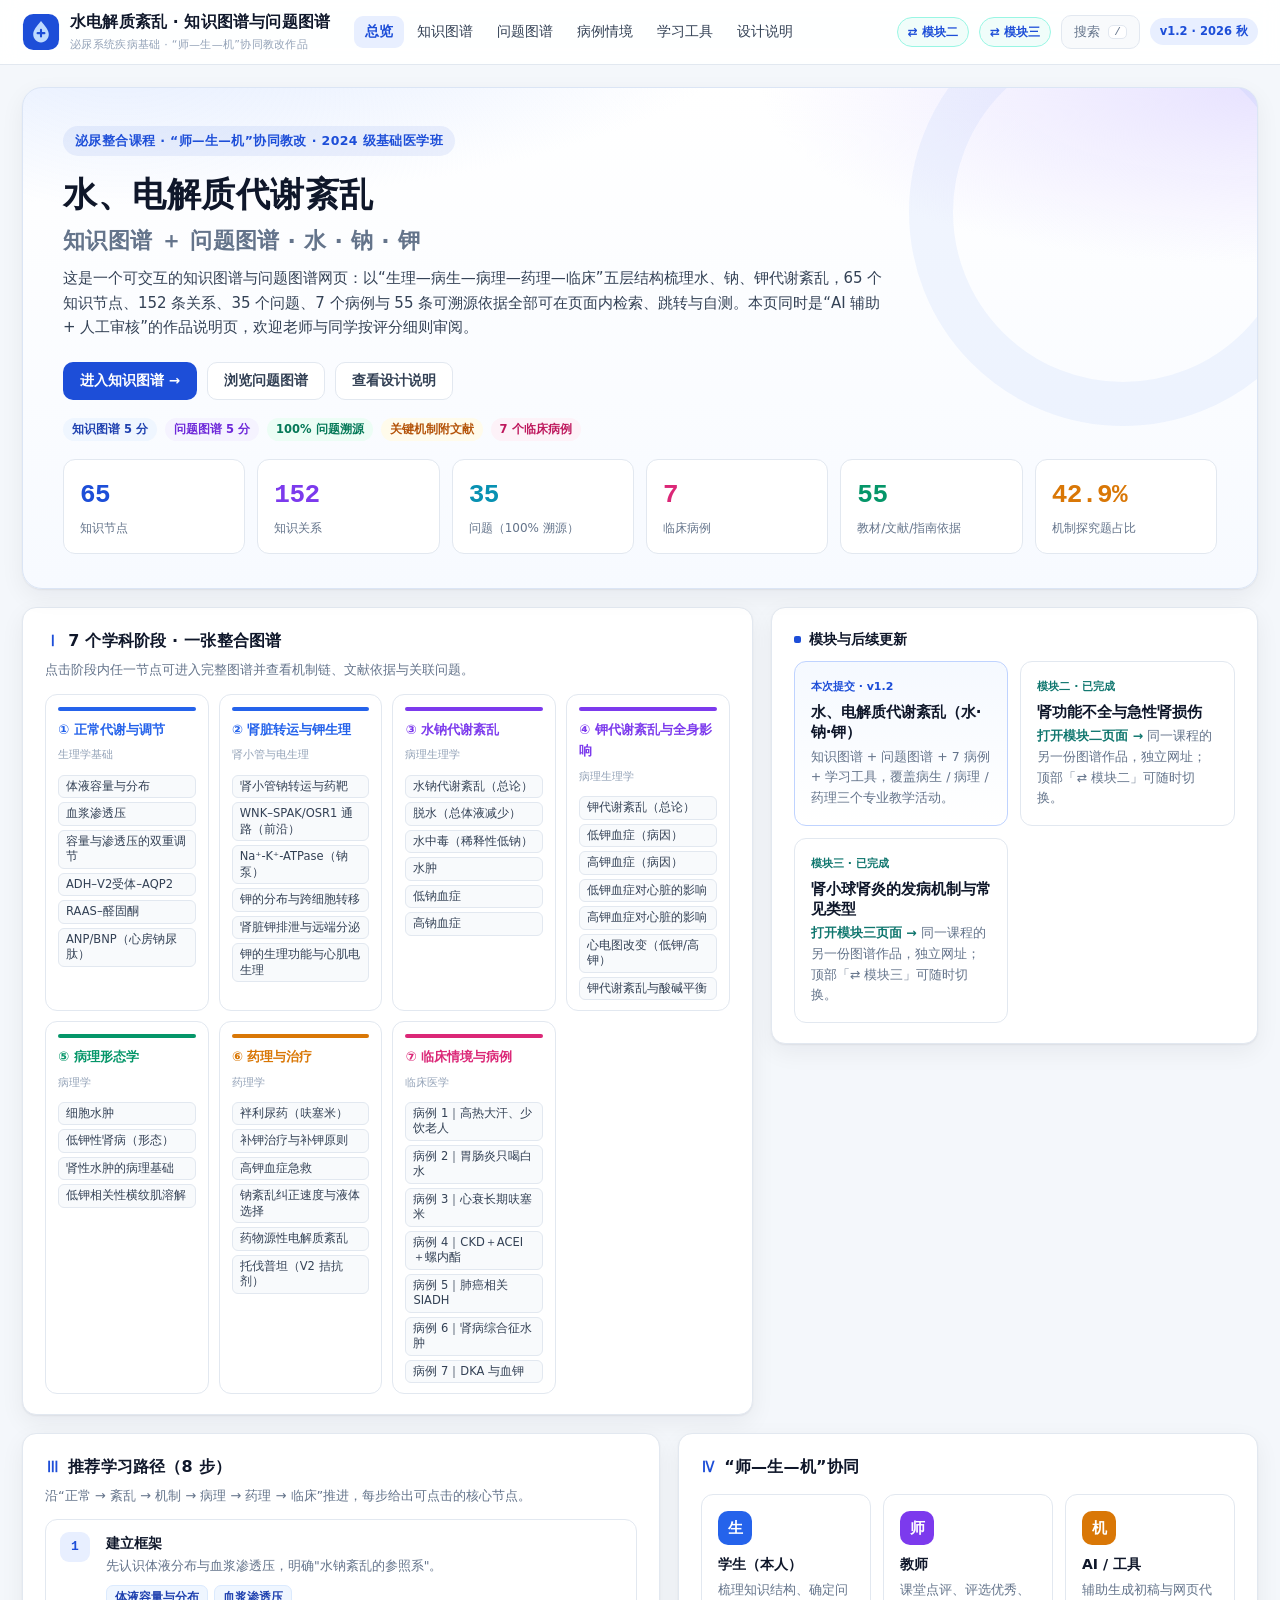
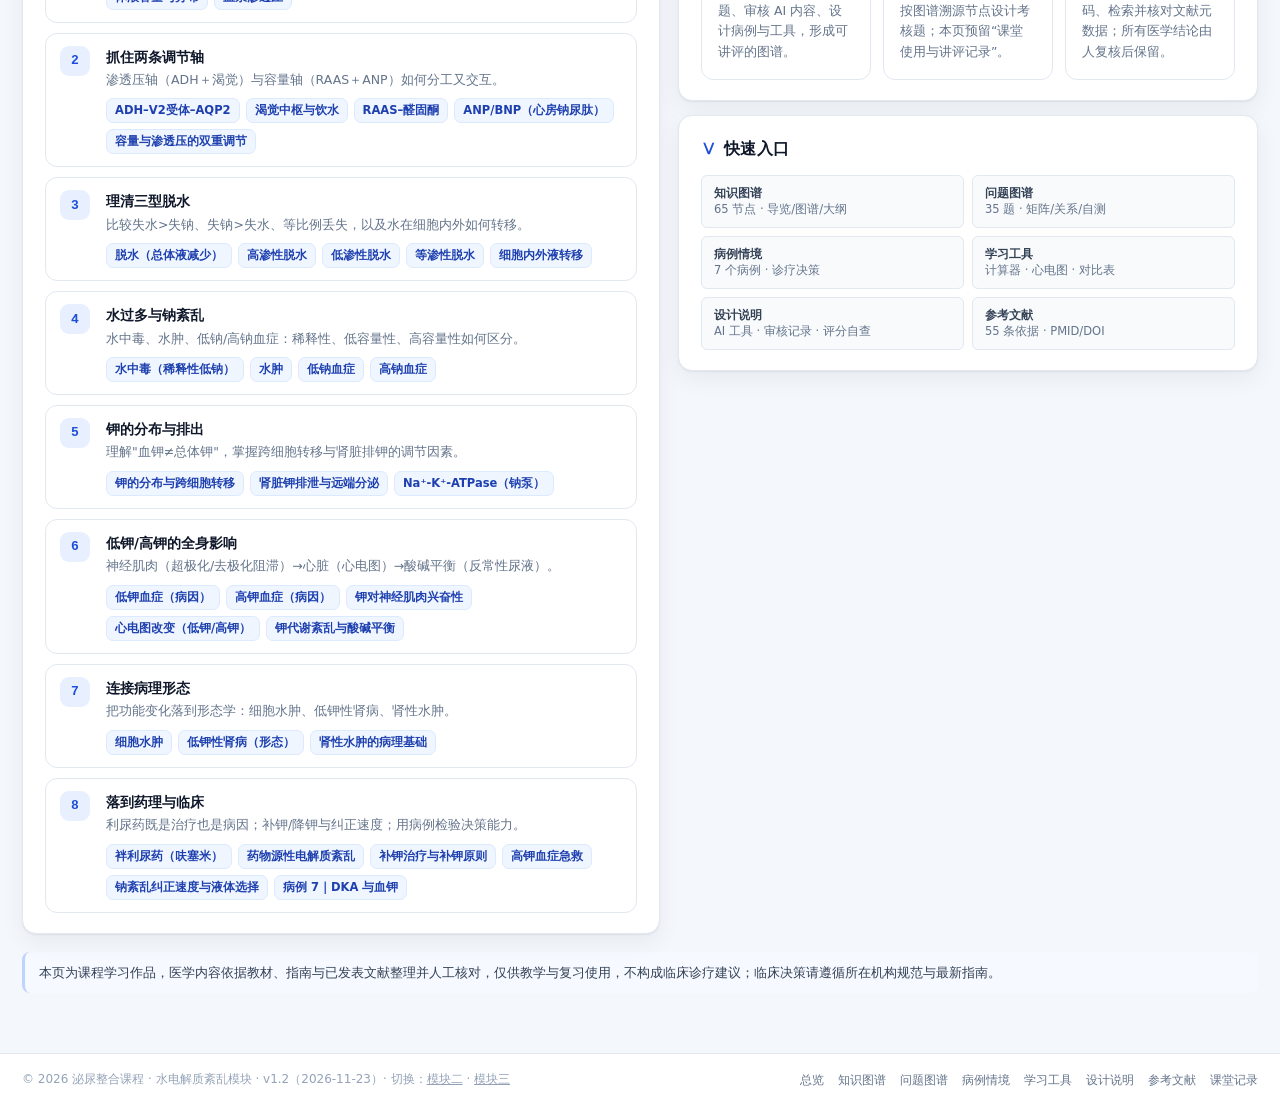
<file: index.html>
<!DOCTYPE html>
<html lang="zh-CN">
<head>
<meta charset="utf-8">
<meta name="viewport" content="width=device-width, initial-scale=1, viewport-fit=cover">
<title>水、电解质代谢紊乱 · 知识图谱与问题图谱｜泌尿系统疾病基础</title>
<meta name="description" content="泌尿整合课程“师—生—机”协同教改作品：水、电解质代谢紊乱（水·钠·钾）知识图谱与问题图谱，含 65 个知识节点、152 条关系、35 个问题、7 个病例、交互工具与文献溯源。">
<meta name="theme-color" content="#1d4ed8">
<meta name="author" content="2024级基础医学班 · 泌尿整合课程">
<link rel="icon" href="data:image/svg+xml,%3Csvg xmlns='http://www.w3.org/2000/svg' viewBox='0 0 40 40'%3E%3Crect width='40' height='40' rx='11' fill='%231d4ed8'/%3E%3Cpath d='M20 8.5c4.6 5.6 8.2 9.6 8.2 13.9 0 4.8-3.7 8.6-8.2 8.6s-8.2-3.8-8.2-8.6C11.8 18.1 15.4 14.1 20 8.5Z' fill='%23bfdbfe'/%3E%3Cpath d='M16.4 21.2h7.2M20 17.6v7.2' stroke='%231d4ed8' stroke-width='2.2' stroke-linecap='round'/%3E%3C/svg%3E">
<style>
/* =========================================================
   水电解质紊乱 · 知识图谱与问题图谱
   单文件交互页面样式（无外部依赖）
   ========================================================= */
:root {
  --bg: #f4f7fb;
  --panel: #ffffff;
  --panel-2: #f8fafc;
  --ink: #0f172a;
  --ink-2: #334155;
  --ink-3: #64748b;
  --ink-4: #94a3b8;
  --line: #e2e8f0;
  --line-2: #cbd5e1;
  --brand: #1d4ed8;
  --brand-2: #0e7490;
  --brand-soft: #e8efff;
  --accent: #7c3aed;
  --ok: #059669;
  --warn: #d97706;
  --danger: #dc2626;
  --radius: 14px;
  --shadow: 0 1px 2px rgba(15, 23, 42, .06), 0 8px 24px rgba(15, 23, 42, .06);
  --shadow-lg: 0 12px 40px rgba(15, 23, 42, .14);
  --font: "PingFang SC", "Microsoft YaHei", "Hiragino Sans GB", "Source Han Sans SC", "Noto Sans CJK SC", system-ui, -apple-system, "Segoe UI", sans-serif;
  --mono: "JetBrains Mono", Consolas, "Cascadia Code", monospace;
}
* { box-sizing: border-box; }
html, body { margin: 0; padding: 0; }
body {
  font-family: var(--font);
  background: var(--bg);
  color: var(--ink);
  font-size: 15px;
  line-height: 1.65;
  -webkit-font-smoothing: antialiased;
}
a { color: var(--brand); text-decoration: none; }
a:hover { text-decoration: underline; }
button { font-family: inherit; }
h1, h2, h3, h4 { margin: 0; line-height: 1.35; }
p { margin: 0 0 .6em; }
ul, ol { margin: .2em 0 .6em; padding-left: 1.3em; }
li { margin: .18em 0; }
code { font-family: var(--mono); font-size: .9em; background: #eef2f7; border-radius: 5px; padding: 1px 5px; }
::selection { background: #c7d2fe; }

/* ---------- 外壳 ---------- */
#app { min-height: 100vh; display: flex; flex-direction: column; }
.site-header {
  position: sticky; top: 0; z-index: 50;
  background: rgba(255, 255, 255, .92);
  backdrop-filter: saturate(1.4) blur(10px);
  border-bottom: 1px solid var(--line);
}
.header-inner {
  max-width: 1440px; margin: 0 auto; padding: 10px 22px;
  display: flex; align-items: center; gap: 18px;
}
.brand { display: flex; align-items: center; gap: 10px; cursor: pointer; user-select: none; }
.brand-mark { width: 38px; height: 38px; flex: none; }
.brand-text { display: flex; flex-direction: column; }
.brand-title { font-weight: 800; font-size: 15.5px; letter-spacing: .2px; color: var(--ink); }
.brand-sub { font-size: 11px; color: var(--ink-4); letter-spacing: .3px; }
.main-nav { display: flex; align-items: center; gap: 2px; margin-left: 6px; flex-wrap: wrap; }
.nav-link {
  border: 0; background: transparent; color: var(--ink-2);
  padding: 7px 11px; border-radius: 9px; font-size: 13.5px; cursor: pointer;
  transition: background .15s, color .15s; white-space: nowrap;
}
.nav-link:hover { background: #eef2f8; }
.nav-link.active { background: var(--brand-soft); color: var(--brand); font-weight: 700; }
.header-right { margin-left: auto; display: flex; align-items: center; gap: 10px; }
.search-btn {
  display: flex; align-items: center; gap: 8px;
  border: 1px solid var(--line); background: var(--panel-2); color: var(--ink-3);
  padding: 7px 12px; border-radius: 10px; cursor: pointer; font-size: 13px;
}
.search-btn:hover { border-color: var(--line-2); color: var(--ink-2); }
.search-btn kbd { background: #fff; border: 1px solid var(--line); border-radius: 5px; padding: 0 5px; font-size: 11px; color: var(--ink-3); font-family: var(--mono); }
.version-pill { font-size: 11.5px; color: var(--brand); background: var(--brand-soft); border-radius: 999px; padding: 4px 10px; font-weight: 700; white-space: nowrap; }

/* 模块切换按钮（两页互切） */
.module-switch { display: inline-flex; align-items: center; gap: 4px; height: 30px; padding: 0 10px; border-radius: 999px; border: 1px solid #99f6e4; background: #f0fdfa; color: var(--brand, #0f766e); font-size: 12px; font-weight: 700; text-decoration: none; white-space: nowrap; line-height: 1; transition: background .15s ease, border-color .15s ease; }
.module-switch:hover { background: #ccfbf1; border-color: #5eead4; }
@media (max-width: 560px) { .module-switch { height: 26px; padding: 0 8px; font-size: 11px; } }
.menu-btn { display: none; border: 1px solid var(--line); background: #fff; border-radius: 9px; padding: 7px 10px; cursor: pointer; }

.page { flex: 1; width: 100%; max-width: 1440px; margin: 0 auto; padding: 22px 22px 60px; }
.site-footer { border-top: 1px solid var(--line); background: #fff; }
.footer-inner { max-width: 1440px; margin: 0 auto; padding: 16px 22px; display: flex; gap: 18px; justify-content: space-between; align-items: center; flex-wrap: wrap; font-size: 12px; color: var(--ink-4); }
.footer-links { display: flex; gap: 14px; flex-wrap: wrap; }
.footer-links button { border: 0; background: transparent; color: var(--ink-3); cursor: pointer; font-size: 12px; padding: 0; }
.footer-links button:hover { color: var(--brand); }

/* ---------- 通用组件 ---------- */
.card { background: var(--panel); border: 1px solid var(--line); border-radius: var(--radius); box-shadow: var(--shadow); }
.card-pad { padding: 20px 22px; }
.section-head { display: flex; align-items: flex-end; justify-content: space-between; gap: 16px; margin: 26px 0 12px; flex-wrap: wrap; }
.section-title { font-size: 19px; font-weight: 800; letter-spacing: .2px; }
.section-title .num { color: var(--brand); margin-right: 8px; font-family: var(--mono); font-size: 15px; }
.section-sub { color: var(--ink-3); font-size: 13px; margin-top: 3px; }
.badge { display: inline-flex; align-items: center; gap: 4px; border-radius: 999px; padding: 2px 9px; font-size: 11.5px; font-weight: 700; white-space: nowrap; }
.badge-line { border: 1px solid var(--line-2); color: var(--ink-3); background: #fff; }
.btn {
  display: inline-flex; align-items: center; justify-content: center; gap: 7px;
  border-radius: 10px; padding: 9px 16px; font-size: 13.5px; font-weight: 700;
  border: 1px solid transparent; cursor: pointer; transition: .15s; white-space: nowrap;
}
.btn-primary { background: var(--brand); color: #fff; }
.btn-primary:hover { background: #1e40af; }
.btn-ghost { background: #fff; border-color: var(--line); color: var(--ink-2); }
.btn-ghost:hover { border-color: var(--line-2); background: var(--panel-2); }
.btn-soft { background: var(--brand-soft); color: var(--brand); }
.btn-soft:hover { background: #dbe6ff; }
.btn-sm { padding: 5px 10px; font-size: 12.5px; border-radius: 8px; }
.btn:disabled { opacity: .5; cursor: not-allowed; }
.icon-btn { width: 32px; height: 32px; display: inline-flex; align-items: center; justify-content: center; border: 1px solid var(--line); background: #fff; border-radius: 8px; cursor: pointer; color: var(--ink-2); padding: 0; }
.icon-btn:hover { background: var(--panel-2); border-color: var(--line-2); }
.chip {
  display: inline-flex; align-items: center; gap: 5px;
  border: 1px solid var(--line); background: #fff; color: var(--ink-2);
  padding: 4px 10px; border-radius: 999px; font-size: 12.5px; cursor: pointer; transition: .12s;
}
.chip:hover { border-color: var(--line-2); background: var(--panel-2); }
.chip.on { background: var(--brand-soft); border-color: #bfd3ff; color: var(--brand); font-weight: 700; }
.chip-dot { width: 8px; height: 8px; border-radius: 50%; flex: none; }
.toolbar { display: flex; align-items: center; gap: 10px; flex-wrap: wrap; padding: 12px 16px; border-bottom: 1px solid var(--line); background: var(--panel-2); border-radius: var(--radius) var(--radius) 0 0; }
.toolbar .grow { flex: 1; }
.input, .select, .textarea {
  border: 1px solid var(--line); background: #fff; color: var(--ink);
  border-radius: 9px; padding: 7px 11px; font-size: 13px; font-family: inherit; outline: none;
}
.input:focus, .select:focus, .textarea:focus { border-color: #93b4f7; box-shadow: 0 0 0 3px rgba(37, 99, 235, .12); }
.muted { color: var(--ink-3); }
.small { font-size: 12.5px; }
.tiny { font-size: 11.5px; }
.hr { height: 1px; background: var(--line); margin: 16px 0; border: 0; }
.panel-title { font-size: 14px; font-weight: 800; display: flex; align-items: center; gap: 8px; margin-bottom: 10px; }
.panel-title .dot { width: 7px; height: 7px; border-radius: 2px; background: var(--brand); }
.link-btn { border: 0; background: none; color: var(--brand); cursor: pointer; padding: 0; font-size: inherit; font-weight: 600; }
.link-btn:hover { text-decoration: underline; }
.note-box { border-left: 3px solid #bfd3ff; background: #f6f9ff; border-radius: 8px; padding: 10px 14px; color: var(--ink-2); font-size: 13px; }
.warn-box { border-left: 3px solid #fcd34d; background: #fffbeb; border-radius: 8px; padding: 10px 14px; color: #78350f; font-size: 13px; }
.hidden { display: none !important; }

/* ---------- 首页 ---------- */
.hero {
  position: relative; overflow: hidden;
  border-radius: 20px; border: 1px solid #dbe5f5;
  background:
    radial-gradient(1100px 360px at 8% -20%, #dbe7ff 0%, rgba(219, 231, 255, 0) 60%),
    radial-gradient(900px 320px at 100% 0%, #e8e3ff 0%, rgba(232, 227, 255, 0) 55%),
    linear-gradient(180deg, #ffffff 0%, #f7faff 100%);
  padding: 38px 40px 34px;
  box-shadow: var(--shadow);
}
.hero::after {
  content: ""; position: absolute; right: -80px; top: -90px; width: 340px; height: 340px;
  border-radius: 50%; border: 44px solid rgba(37, 99, 235, .06);
}
.hero-kicker { display: inline-flex; align-items: center; gap: 8px; color: var(--brand); font-weight: 800; font-size: 12.5px; letter-spacing: .4px; background: rgba(29, 78, 216, .08); padding: 5px 12px; border-radius: 999px; }
.hero h1 { font-size: 34px; letter-spacing: .5px; margin: 16px 0 10px; font-weight: 900; }
.hero h1 .thin { color: var(--ink-3); font-weight: 600; font-size: 22px; display: block; margin-top: 8px; letter-spacing: .3px; }
.hero-desc { max-width: 820px; color: var(--ink-2); font-size: 15px; }
.hero-actions { display: flex; gap: 10px; margin-top: 22px; flex-wrap: wrap; }
.hero-tags { display: flex; gap: 8px; flex-wrap: wrap; margin-top: 18px; }
.stat-grid { display: grid; grid-template-columns: repeat(6, 1fr); gap: 12px; margin-top: 18px; }
.stat-card { background: #fff; border: 1px solid var(--line); border-radius: 12px; padding: 14px 16px; }
.stat-num { font-size: 26px; font-weight: 900; letter-spacing: -.5px; color: var(--brand); font-family: var(--mono); }
.stat-label { font-size: 12px; color: var(--ink-3); margin-top: 2px; }
.stat-card:nth-child(2) .stat-num { color: #7c3aed; }
.stat-card:nth-child(3) .stat-num { color: #0891b2; }
.stat-card:nth-child(4) .stat-num { color: #db2777; }
.stat-card:nth-child(5) .stat-num { color: #059669; }
.stat-card:nth-child(6) .stat-num { color: #d97706; }

.overview-grid { display: grid; grid-template-columns: 1.35fr .9fr; gap: 18px; margin-top: 18px; align-items: start; }
.info-list { display: grid; grid-template-columns: 92px 1fr; gap: 8px 12px; font-size: 13.5px; }
.info-list dt { color: var(--ink-3); }
.info-list dd { margin: 0; color: var(--ink-2); font-weight: 600; }
.stage-strip { display: grid; grid-template-columns: repeat(auto-fill, minmax(148px, 1fr)); gap: 10px; margin-top: 14px; }
.stage-card { border-radius: 12px; border: 1px solid var(--line); background: #fff; padding: 12px 12px 10px; display: flex; flex-direction: column; gap: 6px; min-height: 150px; }
.stage-card .stage-head { font-size: 13px; font-weight: 800; }
.stage-card .stage-sub { font-size: 11px; color: var(--ink-4); }
.stage-card .stage-nodes { display: flex; flex-direction: column; gap: 4px; margin-top: 4px; }
.stage-node { font-size: 11.5px; color: var(--ink-2); background: var(--panel-2); border: 1px solid var(--line); border-radius: 6px; padding: 3px 7px; cursor: pointer; text-align: left; line-height: 1.35; }
.stage-node:hover { border-color: #bfd3ff; background: var(--brand-soft); color: var(--brand); }
.stage-card .stage-bar { height: 4px; border-radius: 3px; margin-bottom: 2px; }

.two-col { display: grid; grid-template-columns: 1.1fr 1fr; gap: 18px; align-items: start; }
.three-col { display: grid; grid-template-columns: repeat(3, 1fr); gap: 14px; }
.path-list { display: grid; gap: 10px; }
.path-item { display: grid; grid-template-columns: 34px 1fr; gap: 12px; padding: 12px 14px; border: 1px solid var(--line); border-radius: 12px; background: #fff; }
.path-num { width: 30px; height: 30px; border-radius: 9px; background: var(--brand-soft); color: var(--brand); display: flex; align-items: center; justify-content: center; font-weight: 900; font-family: var(--mono); font-size: 13px; }
.path-title { font-weight: 800; font-size: 13.5px; }
.path-desc { font-size: 12.5px; color: var(--ink-3); margin-top: 2px; }
.path-nodes { display: flex; flex-wrap: wrap; gap: 6px; margin-top: 8px; }
.coop-grid { display: grid; grid-template-columns: repeat(3, 1fr); gap: 12px; }
.coop-card { border: 1px solid var(--line); border-radius: 12px; padding: 16px; background: #fff; }
.coop-icon { width: 34px; height: 34px; border-radius: 10px; display: flex; align-items: center; justify-content: center; font-weight: 900; color: #fff; margin-bottom: 10px; }
.coop-card h4 { font-size: 14px; margin-bottom: 6px; }
.coop-card p { font-size: 12.5px; color: var(--ink-3); margin: 0; }
.module-cards { display: grid; grid-template-columns: 1fr 1fr; gap: 12px; }
.module-card { border: 1px solid var(--line); border-radius: 12px; padding: 16px; background: #fff; }
.module-card.current { border-color: #bfd3ff; background: linear-gradient(180deg, #f5f9ff, #fff); }
.module-card .mc-tag { font-size: 11px; font-weight: 800; color: var(--brand); }
.module-card h4 { margin: 6px 0 4px; font-size: 15px; }
.module-card p { font-size: 12.5px; color: var(--ink-3); margin: 0; }

/* ---------- 知识图谱 ---------- */
.kg-layout { display: grid; grid-template-columns: minmax(0, 1fr) 392px; gap: 16px; align-items: start; margin-top: 14px; }
.kg-main { display: flex; flex-direction: column; min-height: 0; }
.kg-canvas { position: relative; flex: 1; min-height: 520px; height: calc(100vh - 330px); background:
  radial-gradient(circle at 20% 10%, #ffffff 0, #fbfdff 45%, #f6f9fe 100%); overflow: hidden; border-radius: 0 0 var(--radius) var(--radius); }
.kg-canvas svg { display: block; width: 100%; height: 100%; touch-action: none; cursor: grab; }
.kg-canvas svg.dragging { cursor: grabbing; }
.kg-edge { fill: none; stroke-linecap: round; opacity: .5; transition: opacity .15s; }
.kg-edge.dim { opacity: .07; }
.kg-edge.hot { opacity: 1; }
.kg-node .node-box { fill: #fff; stroke: #dbe3ee; stroke-width: 1.2; filter: drop-shadow(0 1px 1.5px rgba(15,23,42,.06)); transition: stroke .15s, fill .15s; }
.kg-node:hover .node-box { stroke: #93b4f7; }
.kg-node.selected .node-box { stroke: var(--brand); stroke-width: 2.4; }
.kg-node.dim { opacity: .18; }
.kg-node .title { fill: #0f172a; font-size: 13px; font-weight: 700; pointer-events: none; }
.kg-node .en { fill: #94a3b8; font-size: 9.5px; pointer-events: none; }
.kg-node .kind-tag { font-size: 9.5px; font-weight: 700; }
.kg-node .q-badge { fill: #1d4ed8; pointer-events: none; }
.kg-node .q-badge-text { fill: #fff; font-size: 8.5px; font-weight: 700; pointer-events: none; }
.kg-node .lit-dot { fill: #d97706; }
.kg-col-head .head-box { fill: #f1f5fb; stroke: #e2e8f0; }
.kg-col-head .head-title { font-size: 12px; font-weight: 800; fill: #334155; }
.kg-col-head .head-sub { font-size: 9.5px; fill: #94a3b8; }
.kg-legend { display: flex; gap: 14px; flex-wrap: wrap; align-items: center; padding: 10px 16px 12px; border-top: 1px solid var(--line); background: #fff; border-radius: 0 0 var(--radius) var(--radius); font-size: 11.5px; color: var(--ink-3); }
.legend-item { display: inline-flex; align-items: center; gap: 6px; }
.legend-swatch { width: 18px; height: 0; border-top: 2px solid; }
.legend-dot { width: 9px; height: 9px; border-radius: 3px; }
.kg-toolbar { position: absolute; top: 12px; right: 12px; display: flex; flex-direction: column; gap: 6px; z-index: 5; }
.kg-hint { position: absolute; left: 12px; bottom: 12px; background: rgba(15,23,42,.72); color: #fff; font-size: 11px; border-radius: 999px; padding: 4px 12px; pointer-events: none; }
.kg-empty { position: absolute; inset: 0; display: flex; align-items: center; justify-content: center; color: var(--ink-4); font-size: 13px; }

.kg-detail { position: sticky; top: 76px; max-height: calc(100vh - 360px); overflow-y: auto; background: #fff; border: 1px solid var(--line); border-radius: var(--radius); box-shadow: var(--shadow); }
.detail-head { padding: 16px 18px 12px; border-bottom: 1px solid var(--line); background: linear-gradient(180deg, #fbfdff, #fff); border-radius: var(--radius) var(--radius) 0 0; }
.detail-head h3 { font-size: 17px; font-weight: 900; letter-spacing: .2px; }
.detail-head .en { font-size: 11.5px; color: var(--ink-4); margin-top: 2px; }
.detail-badges { display: flex; gap: 6px; flex-wrap: wrap; margin-top: 10px; }
.detail-body { padding: 14px 18px 20px; }
.detail-summary { background: var(--panel-2); border: 1px solid var(--line); border-radius: 10px; padding: 11px 13px; font-size: 13px; color: var(--ink-2); }
.detail-section { margin-top: 16px; }
.detail-section .panel-title { margin-bottom: 8px; }
.point-list { margin: 0; padding-left: 1.15em; font-size: 13px; color: var(--ink-2); }
.point-list li { margin: .3em 0; }
.chain { display: flex; flex-wrap: wrap; align-items: center; gap: 6px; }
.chain-step { background: #fff7ed; border: 1px solid #fed7aa; color: #9a3412; border-radius: 7px; padding: 3px 8px; font-size: 12px; font-weight: 600; }
.chain-arrow { color: #fb923c; font-size: 12px; }
.ref-item { border: 1px solid var(--line); border-radius: 9px; padding: 9px 11px; margin-bottom: 7px; background: var(--panel-2); }
.ref-meta { display: flex; gap: 6px; align-items: center; flex-wrap: wrap; margin-bottom: 3px; }
.ref-cite { font-size: 11.8px; color: var(--ink-2); line-height: 1.55; }
.ref-links { display: flex; gap: 10px; margin-top: 5px; font-size: 11.5px; }
.rel-chip { display: block; width: 100%; text-align: left; border: 1px solid var(--line); background: #fff; border-radius: 8px; padding: 7px 10px; margin-bottom: 6px; cursor: pointer; font-size: 12.5px; color: var(--ink-2); }
.rel-chip:hover { border-color: #bfd3ff; background: var(--brand-soft); color: var(--brand); }
.rel-chip .qno { font-family: var(--mono); font-weight: 800; color: var(--brand); margin-right: 6px; }
.detail-empty { padding: 46px 22px; text-align: center; color: var(--ink-4); font-size: 13px; }
.detail-empty .big { font-size: 34px; margin-bottom: 10px; }

/* 导览视图 & 大纲视图 */
.guide-stages { display: grid; grid-template-columns: repeat(7, 1fr); gap: 10px; margin-top: 14px; }
.guide-stage { border: 1px solid var(--line); border-radius: 12px; background: #fff; overflow: hidden; display: flex; flex-direction: column; }
.guide-stage .gs-head { padding: 10px 12px; border-bottom: 1px solid var(--line); }
.guide-stage .gs-title { font-size: 12.5px; font-weight: 800; }
.guide-stage .gs-sub { font-size: 10.5px; color: var(--ink-4); }
.guide-stage .gs-body { padding: 8px; display: flex; flex-direction: column; gap: 5px; }
.gs-node { display: flex; align-items: center; gap: 6px; border: 1px solid transparent; background: var(--panel-2); border-radius: 7px; padding: 5px 7px; font-size: 11.5px; color: var(--ink-2); cursor: pointer; text-align: left; line-height: 1.35; }
.gs-node:hover { border-color: #bfd3ff; background: #eef4ff; }
.gs-node .gs-q { margin-left: auto; font-size: 10px; color: var(--brand); font-weight: 700; }
.guide-arrow-note { display: flex; align-items: center; justify-content: center; gap: 8px; color: var(--ink-4); font-size: 11.5px; margin-top: 12px; }
.outline-grid { display: grid; grid-template-columns: repeat(auto-fill, minmax(340px, 1fr)); gap: 14px; margin-top: 14px; }
.outline-col { border: 1px solid var(--line); border-radius: 12px; background: #fff; padding: 14px; }
.outline-col h4 { font-size: 13.5px; display: flex; align-items: center; gap: 8px; }
.outline-item { border-top: 1px dashed var(--line); padding: 7px 0; font-size: 12.5px; color: var(--ink-2); cursor: pointer; }
.outline-item:hover { color: var(--brand); }
.outline-item .oi-title { font-weight: 700; }
.outline-item .oi-sum { font-size: 11.5px; color: var(--ink-4); margin-top: 1px; }

/* ---------- 问题图谱 ---------- */
.q-layout { display: grid; grid-template-columns: minmax(0, 1fr) 420px; gap: 16px; align-items: start; margin-top: 14px; }
.q-main { min-width: 0; }
.matrix { padding: 14px 16px 18px; overflow-x: auto; }
.matrix-grid { display: grid; grid-template-columns: 108px repeat(4, minmax(150px, 1fr)); gap: 10px; min-width: 780px; }
.matrix-corner { }
.matrix-col-head, .matrix-row-head { border-radius: 9px; background: var(--panel-2); border: 1px solid var(--line); padding: 8px 10px; font-size: 12.5px; font-weight: 800; color: var(--ink-2); display: flex; align-items: center; justify-content: space-between; gap: 6px; }
.matrix-row-head { writing-mode: horizontal-tb; background: #f8fafc; display: flex; flex-direction: column; justify-content: center; gap: 3px; }
.matrix-row-head .mrh-name { font-size: 13px; font-weight: 800; color: var(--ink); }
.matrix-cell { border: 1px dashed #e2e8f0; border-radius: 10px; padding: 8px; display: flex; flex-direction: column; gap: 6px; min-height: 84px; background: #fff; }
.matrix-cell.has-items { border-style: solid; border-color: #e8eef6; background: #fbfdff; }
.q-chip { text-align: left; border: 1px solid var(--line); background: #fff; border-radius: 8px; padding: 6px 8px; cursor: pointer; font-size: 12px; line-height: 1.4; color: var(--ink-2); position: relative; transition: .12s; }
.q-chip:hover { border-color: #bfd3ff; background: #f4f8ff; }
.q-chip.selected { border-color: var(--brand); background: var(--brand-soft); box-shadow: 0 0 0 2px rgba(37,99,235,.15); }
.q-chip.related { border-color: #a7f3d0; background: #f0fdf4; }
.q-chip.dim { opacity: .35; }
.q-chip .qc-top { display: flex; align-items: center; gap: 5px; margin-bottom: 2px; }
.q-chip .qc-no { font-family: var(--mono); font-weight: 900; font-size: 10.5px; color: var(--brand); }
.q-chip .qc-diff { margin-left: auto; font-size: 9px; color: #d97706; letter-spacing: -1px; }
.q-chip .qc-title { font-weight: 600; }
.q-chip .qc-mark { position: absolute; top: -5px; right: -4px; width: 13px; height: 13px; border-radius: 50%; font-size: 8px; color: #fff; display: flex; align-items: center; justify-content: center; font-weight: 900; }
.q-chip .qc-mark.mastered { background: var(--ok); }
.q-chip .qc-mark.review { background: var(--warn); }
.q-legend { display: flex; gap: 14px; flex-wrap: wrap; align-items: center; padding: 10px 16px; border-top: 1px solid var(--line); font-size: 11.5px; color: var(--ink-3); }
.progress-wrap { display: flex; align-items: center; gap: 8px; min-width: 220px; }
.progress-bar { flex: 1; height: 7px; border-radius: 999px; background: #e2e8f0; overflow: hidden; }
.progress-fill { height: 100%; background: linear-gradient(90deg, #059669, #34d399); border-radius: 999px; transition: width .3s; }
.q-detail { position: sticky; top: 76px; max-height: calc(100vh - 96px); overflow-y: auto; }
.q-prompt { font-size: 13.5px; color: var(--ink); background: var(--panel-2); border: 1px solid var(--line); border-radius: 10px; padding: 12px 13px; line-height: 1.7; }
.q-block { margin-top: 14px; }
.q-answer { border: 1px solid #bbf7d0; background: #f0fdf4; border-radius: 10px; padding: 12px 13px; font-size: 13px; color: #14532d; line-height: 1.7; }
.q-hint { border: 1px solid #fde68a; background: #fffbeb; border-radius: 10px; padding: 10px 13px; font-size: 12.5px; color: #78350f; }
.q-trace { display: flex; flex-wrap: wrap; gap: 6px; }
.trace-chip { border: 1px solid #dbeafe; background: #eff6ff; color: #1e40af; border-radius: 7px; padding: 4px 8px; font-size: 11.5px; cursor: pointer; font-weight: 600; }
.trace-chip:hover { background: #dbeafe; }
.q-meta-row { display: flex; gap: 6px; flex-wrap: wrap; align-items: center; margin-top: 10px; }
.q-graph-wrap { padding: 0; overflow: hidden; border-radius: 0 0 var(--radius) var(--radius); background: radial-gradient(circle at 30% 0%, #fff, #f6f9fe); }
.q-graph-wrap svg { display: block; width: 100%; height: 100%; }
.qg-node .qg-box { fill: #fff; stroke: #dbe3ee; stroke-width: 1.2; }
.qg-node:hover .qg-box { stroke: #93b4f7; }
.qg-node.selected .qg-box { stroke: var(--brand); stroke-width: 2.4; }
.qg-node .qg-title { fill: #0f172a; font-size: 11px; font-weight: 700; pointer-events: none; }
.qg-node .qg-no { font-size: 9.5px; font-family: var(--mono); font-weight: 800; fill: #1d4ed8; pointer-events: none; }
.qg-edge { fill: none; stroke-linecap: round; opacity: .45; }
.qg-edge.hot { opacity: 1; }
.qg-edge.dim { opacity: .06; }
.qg-col-head { font-size: 12px; font-weight: 800; fill: #334155; }
.qg-note { font-size: 10px; fill: #94a3b8; }
.qg-empty { padding: 60px 20px; text-align: center; color: var(--ink-4); }

/* ---------- 病例 ---------- */
.case-grid { display: grid; grid-template-columns: repeat(auto-fill, minmax(360px, 1fr)); gap: 14px; margin-top: 14px; }
.case-card { border: 1px solid var(--line); border-radius: 14px; background: #fff; box-shadow: var(--shadow); display: flex; flex-direction: column; overflow: hidden; }
.case-top { padding: 14px 16px 12px; border-bottom: 1px solid var(--line); }
.case-no { font-family: var(--mono); font-size: 11px; font-weight: 900; color: #db2777; letter-spacing: .5px; }
.case-card h3 { font-size: 15px; margin: 3px 0 6px; }
.case-card .case-sum { font-size: 12.5px; color: var(--ink-3); }
.case-body { padding: 12px 16px 16px; display: flex; flex-direction: column; gap: 10px; }
.case-row { font-size: 12.8px; color: var(--ink-2); }
.case-row b { color: var(--ink); }
.case-links { display: flex; flex-wrap: wrap; gap: 6px; }
.case-foot { margin-top: auto; padding: 10px 16px 14px; display: flex; gap: 8px; flex-wrap: wrap; border-top: 1px dashed var(--line); }

/* ---------- 学习工具 ---------- */
.tool-grid { display: grid; grid-template-columns: 1fr 1fr; gap: 16px; align-items: start; margin-top: 14px; }
.tool-card { background: #fff; border: 1px solid var(--line); border-radius: var(--radius); box-shadow: var(--shadow); padding: 18px 20px; }
.tool-card h3 { font-size: 15.5px; display: flex; align-items: center; gap: 8px; margin-bottom: 4px; }
.tool-card .tool-sub { font-size: 12px; color: var(--ink-4); margin-bottom: 14px; }
.field-row { display: grid; grid-template-columns: repeat(auto-fit, minmax(120px, 1fr)); gap: 10px; }
.field label { display: block; font-size: 12px; color: var(--ink-3); margin-bottom: 4px; }
.field .input, .field .select { width: 100%; }
.stack-bar { display: flex; height: 34px; border-radius: 10px; overflow: hidden; border: 1px solid var(--line); margin-top: 14px; }
.stack-seg { display: flex; align-items: center; justify-content: center; font-size: 11px; color: #fff; font-weight: 700; white-space: nowrap; overflow: hidden; }
.fluid-table { width: 100%; border-collapse: collapse; margin-top: 12px; font-size: 12.5px; }
.fluid-table th, .fluid-table td { text-align: left; padding: 6px 8px; border-bottom: 1px solid var(--line); }
.fluid-table th { color: var(--ink-3); font-weight: 700; font-size: 12px; }
.fluid-table td.num { font-family: var(--mono); font-weight: 700; color: var(--ink); }
.calc-out { background: var(--panel-2); border: 1px solid var(--line); border-radius: 10px; padding: 12px 14px; margin-top: 12px; font-size: 13px; }
.calc-out b { color: var(--brand); }
.ecg-wrap { margin-top: 12px; border: 1px solid var(--line); border-radius: 12px; overflow: hidden; background: #fff; }
.ecg-wrap svg { display: block; width: 100%; height: auto; }
.ecg-controls { display: flex; gap: 8px; flex-wrap: wrap; align-items: center; margin-top: 12px; }
.ecg-desc { font-size: 12.5px; color: var(--ink-2); margin-top: 10px; min-height: 42px; }
.tab-row { display: flex; gap: 6px; flex-wrap: wrap; margin-bottom: 12px; }
.compare-table { width: 100%; border-collapse: collapse; font-size: 12.5px; margin-top: 4px; }
.compare-table th, .compare-table td { border: 1px solid var(--line); padding: 7px 9px; vertical-align: top; text-align: left; }
.compare-table th { background: var(--panel-2); font-size: 12px; color: var(--ink-2); }
.compare-table td:first-child { background: #fbfdff; color: var(--ink-3); font-weight: 700; white-space: nowrap; }
.compare-table col.col-hl { background: #fff7ed; }
.checklist { display: flex; flex-direction: column; gap: 7px; margin-top: 6px; }
.check-item { display: flex; gap: 9px; align-items: flex-start; border: 1px solid var(--line); border-radius: 9px; padding: 8px 10px; font-size: 12.5px; color: var(--ink-2); cursor: pointer; }
.check-item input { margin-top: 3px; accent-color: var(--brand); }
.check-item.checked { background: #f0fdf4; border-color: #bbf7d0; color: #14532d; }

/* ---------- 设计说明 ---------- */
.guide-layout { display: grid; grid-template-columns: 210px minmax(0, 1fr); gap: 20px; align-items: start; margin-top: 14px; }
.guide-nav { position: sticky; top: 76px; border: 1px solid var(--line); border-radius: 12px; background: #fff; padding: 10px; }
.guide-nav button { display: block; width: 100%; text-align: left; border: 0; background: transparent; border-radius: 8px; padding: 7px 10px; font-size: 12.5px; color: var(--ink-2); cursor: pointer; }
.guide-nav button:hover { background: var(--panel-2); color: var(--brand); }
.guide-section { background: #fff; border: 1px solid var(--line); border-radius: var(--radius); box-shadow: var(--shadow); padding: 20px 22px; margin-bottom: 16px; }
.guide-section h2 { font-size: 18px; margin-bottom: 4px; }
.guide-section .sec-sub { font-size: 12.5px; color: var(--ink-4); margin-bottom: 14px; }
.guide-section h3 { font-size: 14.5px; margin: 16px 0 8px; }
.guide-section p { font-size: 13.5px; color: var(--ink-2); }
.guide-section ul, .guide-section ol { font-size: 13.5px; color: var(--ink-2); }
.tool-role { display: grid; grid-template-columns: 176px 1fr; gap: 8px 14px; font-size: 13px; }
.tool-role dt { font-weight: 800; color: var(--ink-2); }
.tool-role dd { margin: 0; color: var(--ink-3); }
.rubric-table { width: 100%; border-collapse: collapse; font-size: 12.5px; margin-top: 8px; }
.rubric-table th, .rubric-table td { border: 1px solid var(--line); padding: 8px 10px; vertical-align: top; text-align: left; }
.rubric-table th { background: var(--panel-2); font-size: 12px; }
.rubric-table tfoot td { background: #f8fafc; font-weight: 700; }
.redline { display: grid; grid-template-columns: 1fr auto; gap: 8px; border: 1px solid var(--line); border-left: 3px solid var(--ok); border-radius: 9px; padding: 9px 12px; margin-bottom: 8px; font-size: 12.5px; background: #f0fdf4; }
.redline.pending { border-left-color: var(--warn); background: #fffbeb; }
.correction-table { width: 100%; border-collapse: collapse; font-size: 12.3px; }
.correction-table th, .correction-table td { border: 1px solid var(--line); padding: 7px 9px; vertical-align: top; text-align: left; }
.correction-table th { background: var(--panel-2); font-size: 12px; }
.correction-table .wrong { color: #991b1b; text-decoration: line-through; text-decoration-color: rgba(153,27,27,.4); }
.correction-table .fixed { color: #14532d; }
.ref-group { margin-top: 14px; }
.ref-group h3 { font-size: 14px; }
.ref-list { margin: 0; padding-left: 1.4em; font-size: 12.5px; color: var(--ink-2); }
.ref-list li { margin: .32em 0; line-height: 1.6; }
.ref-list .ref-links { margin-top: 1px; display: inline-flex; gap: 8px; margin-left: 6px; }
.version-line { display: grid; grid-template-columns: 90px 110px 1fr; gap: 10px; padding: 9px 0; border-bottom: 1px dashed var(--line); font-size: 12.5px; }
.version-line:last-child { border-bottom: 0; }
.record-table { width: 100%; border-collapse: collapse; font-size: 12.5px; }
.record-table th, .record-table td { border: 1px solid var(--line); padding: 9px 10px; text-align: left; vertical-align: top; }
.record-table th { background: var(--panel-2); font-size: 12px; width: 120px; }
.record-input { width: 100%; border: 0; background: transparent; font-size: 12.5px; color: var(--ink-2); font-family: inherit; outline: none; resize: vertical; min-height: 34px; }
.record-input:focus { background: #f8fafc; border-radius: 6px; }
.feature-grid { display: grid; grid-template-columns: repeat(auto-fill, minmax(260px, 1fr)); gap: 12px; }
.feature-card { border: 1px solid var(--line); border-radius: 11px; padding: 13px 15px; background: var(--panel-2); }
.feature-card h4 { font-size: 13.5px; margin-bottom: 5px; }
.feature-card p { font-size: 12.5px; color: var(--ink-3); margin: 0; }

/* ---------- 搜索弹层 ---------- */
.modal-mask { position: fixed; inset: 0; background: rgba(15,23,42,.4); backdrop-filter: blur(3px); z-index: 200; display: flex; align-items: flex-start; justify-content: center; padding: 12vh 16px 16px; }
.modal { width: min(680px, 100%); background: #fff; border-radius: 16px; box-shadow: var(--shadow-lg); overflow: hidden; }
.modal-input-row { display: flex; align-items: center; gap: 10px; padding: 14px 18px; border-bottom: 1px solid var(--line); }
.modal-input-row input { flex: 1; border: 0; outline: none; font-size: 16px; font-family: inherit; color: var(--ink); }
.modal-input-row kbd { font-family: var(--mono); font-size: 11px; color: var(--ink-4); border: 1px solid var(--line); border-radius: 5px; padding: 1px 6px; }
.search-results { max-height: 56vh; overflow-y: auto; padding: 8px 10px 12px; }
.sr-group-title { font-size: 11px; color: var(--ink-4); font-weight: 800; letter-spacing: .4px; padding: 8px 10px 4px; }
.sr-item { display: flex; gap: 10px; align-items: center; padding: 8px 10px; border-radius: 9px; cursor: pointer; }
.sr-item:hover, .sr-item.active { background: var(--brand-soft); }
.sr-item .sr-main { min-width: 0; flex: 1; }
.sr-item .sr-title { font-size: 13.5px; font-weight: 700; color: var(--ink); }
.sr-item .sr-sub { font-size: 11.5px; color: var(--ink-4); white-space: nowrap; overflow: hidden; text-overflow: ellipsis; }
.sr-empty { padding: 30px; text-align: center; color: var(--ink-4); font-size: 13px; }

/* ---------- 响应式 ---------- */
@media (max-width: 1240px) {
  .stat-grid { grid-template-columns: repeat(3, 1fr); }
  .guide-stages { grid-template-columns: repeat(4, 1fr); }
  .stage-strip { grid-template-columns: repeat(4, 1fr); }
  .overview-grid, .two-col { grid-template-columns: 1fr; }
  .kg-layout { grid-template-columns: minmax(0, 1fr) 350px; }
  .q-layout { grid-template-columns: minmax(0, 1fr) 380px; }
}
@media (max-width: 1020px) {
  .kg-layout, .q-layout { grid-template-columns: 1fr; }
  .kg-detail, .q-detail { position: static; max-height: none; }
  .kg-canvas { height: 62vh; min-height: 420px; }
  .guide-layout { grid-template-columns: 1fr; }
  .guide-nav { position: static; display: flex; flex-wrap: wrap; gap: 4px; }
  .guide-nav button { width: auto; }
  .tool-grid { grid-template-columns: 1fr; }
  .coop-grid { grid-template-columns: 1fr; }
  .three-col { grid-template-columns: 1fr; }
}
@media (max-width: 860px) {
  .main-nav { display: none; }
  .main-nav.open { display: flex; position: absolute; top: 60px; left: 12px; right: 12px; background: #fff; border: 1px solid var(--line); border-radius: 12px; box-shadow: var(--shadow-lg); padding: 8px; z-index: 60; flex-direction: column; align-items: stretch; }
  .menu-btn { display: inline-flex; }
  .header-inner { padding: 9px 14px; }
  .page { padding: 16px 14px 50px; }
  .hero { padding: 26px 20px; }
  .hero h1 { font-size: 26px; }
  .hero h1 .thin { font-size: 17px; }
  .stat-grid { grid-template-columns: repeat(2, 1fr); }
  .guide-stages, .stage-strip { grid-template-columns: repeat(2, 1fr); }
  .matrix-grid { grid-template-columns: 96px repeat(4, minmax(140px, 1fr)); min-width: 760px; }
  .version-pill { display: none; }
}
@media (max-width: 560px) {
  .stat-grid { grid-template-columns: 1fr 1fr; }
  .guide-stages, .stage-strip { grid-template-columns: 1fr; }
  .tool-role { grid-template-columns: 1fr; }
  .case-grid { grid-template-columns: 1fr; }
  .search-btn span.label { display: none; }
}

/* ---------- 知识图谱增强交互 ---------- */
.kg-actionbar { display: flex; align-items: center; gap: 10px; flex-wrap: wrap; padding: 8px 12px; border-bottom: 1px solid var(--line); background: #fff; }
.kg-actions { display: flex; align-items: center; gap: 6px; flex-wrap: wrap; }
.seg { display: inline-flex; border: 1px solid var(--line); border-radius: 8px; overflow: hidden; }
.seg-btn { border: 0; background: #fff; padding: 4px 9px; font-size: 12px; cursor: pointer; color: var(--ink-2); border-right: 1px solid var(--line); font-family: inherit; }
.seg-btn:last-child { border-right: 0; }
.seg-btn.on { background: var(--brand-soft); color: var(--brand); font-weight: 800; }
.legend-toggle { display: inline-flex; align-items: center; gap: 5px; border: 1px solid var(--line); background: #fff; border-radius: 999px; padding: 3px 9px; font-size: 11.5px; color: var(--ink-3); cursor: pointer; font-family: inherit; }
.legend-toggle.on { color: var(--ink-2); border-color: var(--line-2); background: var(--panel-2); }
.legend-toggle:not(.on) { opacity: .42; text-decoration: line-through; }
.legend-toggle .legend-swatch { width: 13px; border-top-width: 2px; }
.kg-canvas { height: calc(100vh - 360px); min-height: 480px; }
.kg-minimap { position: absolute; right: 12px; bottom: 12px; width: 158px; height: 104px; background: #fff; border: 1px solid var(--line); border-radius: 9px; box-shadow: var(--shadow); overflow: hidden; z-index: 6; cursor: crosshair; }
.kg-minimap svg { display: block; width: 100%; height: 100%; }
.kg-overlay { position: absolute; left: 12px; right: 182px; bottom: 10px; z-index: 7; pointer-events: none; display: flex; justify-content: center; }
.kg-canvas.has-overlay .kg-hint { display: none; }
.kg-overlay > div { pointer-events: auto; }
.kg-tourbar { width: min(780px, 100%); background: rgba(15, 23, 42, .93); color: #fff; border-radius: 12px; padding: 10px 14px; box-shadow: var(--shadow-lg); backdrop-filter: blur(6px); }
.tourbar-top { display: flex; align-items: center; gap: 10px; flex-wrap: wrap; }
.tour-badge { font-size: 11px; font-weight: 800; color: #93c5fd; background: rgba(37, 99, 235, .28); padding: 2px 8px; border-radius: 999px; white-space: nowrap; }
.tour-title { font-size: 14px; font-weight: 800; }
.tour-actions { margin-left: auto; display: flex; gap: 6px; }
.tour-actions .btn-ghost { background: rgba(255, 255, 255, .1); border-color: rgba(255, 255, 255, .22); color: #fff; }
.tour-desc { font-size: 12px; color: #cbd5e1; margin-top: 4px; line-height: 1.55; }
.tour-dots { display: flex; align-items: center; gap: 5px; margin-top: 6px; flex-wrap: wrap; }
.tour-dot { width: 16px; height: 7px; border-radius: 999px; border: 0; background: rgba(255, 255, 255, .25); cursor: pointer; padding: 0; }
.tour-dot.on { background: #60a5fa; }
.kg-pathbar { width: min(880px, 100%); background: rgba(8, 145, 178, .96); color: #fff; border-radius: 12px; padding: 9px 14px; box-shadow: var(--shadow-lg); display: flex; align-items: center; gap: 10px; flex-wrap: wrap; font-size: 12.5px; }
.path-badge { font-weight: 800; font-size: 11px; background: rgba(255, 255, 255, .2); padding: 2px 8px; border-radius: 999px; white-space: nowrap; }
.kg-pathbar .btn-ghost { background: rgba(255, 255, 255, .12); border-color: rgba(255, 255, 255, .25); color: #fff; }
.kg-node.tour-node .node-box { stroke: #f59e0b; stroke-width: 2.6; filter: drop-shadow(0 0 6px rgba(245, 158, 11, .55)); }
.kg-node.path-node .node-box { stroke: #0891b2; stroke-width: 2.6; }
.kg-edge.path { stroke-dasharray: 9 6 !important; stroke-width: 2.8; opacity: 1; animation: kgdash 1s linear infinite; }
@keyframes kgdash { to { stroke-dashoffset: -30; } }
.kg-edge.hidden-edge { display: none; }
.kg-edge { cursor: pointer; pointer-events: stroke; }
.kg-edge:hover { opacity: 1; }
.kg-main.kg-fullscreen { position: fixed !important; inset: 0; z-index: 200; background: #fff; border-radius: 0 !important; display: flex; flex-direction: column; }
.kg-main.kg-fullscreen .kg-canvas { height: auto !important; flex: 1; min-height: 0; }
body.kg-noscroll { overflow: hidden; }
.path-chain { display: flex; flex-direction: column; gap: 4px; align-items: flex-start; }
.path-arrow { font-size: 11px; margin-left: 10px; }
@media (max-width: 1020px) {
  .kg-minimap { display: none; }
  .kg-overlay { right: 12px; }
  .kg-canvas { height: 58vh; min-height: 420px; }
  .kg-tourbar, .kg-pathbar { font-size: 12px; }
}
@media (max-width: 700px) {
  .kg-legend-inline { display: none; }
  .kg-actions { width: 100%; }
}

/* ---------- 打印 ---------- */
@media print {
  body { background: #fff; font-size: 12px; }
  .site-header, .site-footer, .kg-toolbar, .kg-hint, .menu-btn, .search-btn, .hero-actions, .toolbar, .no-print { display: none !important; }
  .page { max-width: none; padding: 0; }
  .card, .tool-card, .guide-section { box-shadow: none; border-color: #ddd; break-inside: avoid; }
  .kg-layout, .q-layout, .overview-grid, .two-col, .tool-grid, .guide-layout { grid-template-columns: 1fr; }
  .kg-detail, .q-detail { position: static; max-height: none; border: 1px solid #ddd; }
  .kg-canvas { height: auto; }
  .matrix { overflow: visible; }
  a { color: inherit; text-decoration: none; }
}

</style>
</head>
<body>
<noscript><div style="padding:40px;font-family:sans-serif;text-align:center">本页需要启用 JavaScript 才能显示知识图谱与问题图谱。</div></noscript>
<div id="app"></div>
<script>
(function(){"use strict";
/* ===== 参考文献与依据（类型：教材/文献/指南/共识/网站）===== */
const REFS = {
  T1: { type: '教材', cite: '生理学（第10版）. 王庭槐, 罗自强, 管又飞 主编. 人民卫生出版社, 2024. ISBN 978-7-117-36425-6.' },
  T2: { type: '教材', cite: '病理生理学（第10版）. 陈国强, 钱睿哲 主编. 人民卫生出版社, 2024. ISBN 978-7-117-36300-6.' },
  T3: { type: '教材', cite: '病理学（第10版）. 卞修武, 李一雷 主编. 人民卫生出版社, 2024. ISBN 978-7-117-36468-3.' },
  T4: { type: '教材', cite: '药理学（第10版）. 杨宝峰, 陈建国 主编. 人民卫生出版社, 2024. ISBN 978-7-117-36428-7.' },
  T5: { type: '教材', cite: '内科学（第10版）. 葛均波, 王辰, 王建安 主编. 人民卫生出版社, 2024. ISBN 978-7-117-36571-0.' },

  R01: { type: '文献', cite: 'Nielsen S, Frøkiaer J, Marples D, et al. Aquaporins in the kidney: from molecules to medicine. Physiol Rev. 2002;82(1):205-244.', pmid: '11773613', doi: '10.1152/physrev.00024.2001' },
  R02: { type: '文献', cite: "D'Acierno M, Fenton RA, Hoorn EJ. The biology of water homeostasis. Nephrol Dial Transplant. 2025;40(4):632-640.", pmid: '39435642', doi: '10.1093/ndt/gfae235' },
  R03: { type: '文献', cite: 'Kardalas E, Paschou SA, Anagnostis P, et al. Hypokalemia: a clinical update. Endocr Connect. 2018;7(4):R135-R146.', pmid: '29540487', doi: '10.1530/EC-18-0109' },
  R04: { type: '文献', cite: 'Palmer BF, Clegg DJ. Physiology and pathophysiology of potassium homeostasis. Adv Physiol Educ. 2016;40(4):480-490.', pmid: '27756725', doi: '10.1152/advan.00121.2016' },
  R05: { type: '文献', cite: 'Palmer BF, Clegg DJ. Physiology and Pathophysiology of Potassium Homeostasis: Core Curriculum 2019. Am J Kidney Dis. 2019;74(5):682-695.', pmid: '31227226', doi: '10.1053/j.ajkd.2019.03.427' },
  R06: { type: '文献', cite: 'Palmer BF, Carrero JJ, Clegg DJ, et al. Clinical Management of Hyperkalemia. Mayo Clin Proc. 2021;96(3):744-762.', pmid: '33160639', doi: '10.1016/j.mayocp.2020.06.014' },
  R07: { type: '文献', cite: 'Clase CM, Carrero JJ, Ellison DH, et al. Potassium homeostasis and management of dyskalemia in kidney diseases: conclusions from a KDIGO Controversies Conference. Kidney Int. 2020;97(1):42-61.', pmid: '31706619', doi: '10.1016/j.kint.2019.09.018' },
  R08: { type: '文献', cite: 'Lang F. Mechanisms and significance of cell volume regulation. J Am Coll Nutr. 2007;26(5 Suppl):613S-623S.', pmid: '17921474', doi: '10.1080/07315724.2007.10719667' },
  R09: { type: '文献', cite: 'Kaplan JH. Biochemistry of Na,K-ATPase. Annu Rev Biochem. 2002;71:511-535.', pmid: '12045105', doi: '10.1146/annurev.biochem.71.102201.141218' },
  R10: { type: '文献', cite: 'Schrier RW, Gross P, Gheorghiade M, et al. Tolvaptan, a selective oral vasopressin V2-receptor antagonist, for hyponatremia. N Engl J Med. 2006;355(20):2099-2112.', pmid: '17105757', doi: '10.1056/NEJMoa065181' },
  R11: { type: '指南', cite: 'Spasovski G, Vanholder R, Allolio B, et al. Clinical practice guideline on diagnosis and treatment of hyponatraemia. Eur J Endocrinol. 2014;170(3):G1-G47.', pmid: '24569125', doi: '10.1530/EJE-13-1020' },
  R12: { type: '文献', cite: 'Adrogué HJ, Madias NE. Hypernatremia. N Engl J Med. 2000;342(20):1493-1499.', pmid: '10816188', doi: '10.1056/NEJM200005183422006' },
  R13: { type: '文献', cite: 'Adrogué HJ, Tucker BM, Madias NE. Diagnosis and Management of Hyponatremia: A Review. JAMA. 2022;328(3):280-291.', pmid: '35852524', doi: '10.1001/jama.2022.11176' },
  R14: { type: '文献', cite: 'Sterns RH. Disorders of plasma sodium—causes, consequences, and correction. N Engl J Med. 2015;372(1):55-65.', pmid: '25551526', doi: '10.1056/NEJMra1404489' },
  R15: { type: '文献', cite: 'Rondon-Berrios H, Sterns RH. Hypertonic Saline for Hyponatremia: Meeting Goals and Avoiding Harm. Am J Kidney Dis. 2022;79(6):890-896.', pmid: '34508830', doi: '10.1053/j.ajkd.2021.07.020' },
  R16: { type: '文献', cite: 'Tandukar S, Sterns RH, Rondon-Berrios H. Osmotic Demyelination Syndrome following Correction of Hyponatremia by ≤10 mEq/L per Day. Kidney360. 2021;2(9):1415-1423.', pmid: '35373113', doi: '10.34067/KID.0004402021' },
  R17: { type: '文献', cite: 'Spasovski G. Hyponatraemia-treatment standard 2024. Nephrol Dial Transplant. 2024;39(10):1583-1592.', pmid: '39009016', doi: '10.1093/ndt/gfae162' },
  R18: { type: '文献', cite: 'Warren AM, Grossmann M, Christ-Crain M, Russell N. Syndrome of Inappropriate Antidiuresis: From Pathophysiology to Management. Endocr Rev. 2023;44(5):819-861.', pmid: '36974717', doi: '10.1210/endrev/bnad010' },
  R19: { type: '文献', cite: 'Adrogué HJ, Madias NE. The Syndrome of Inappropriate Antidiuresis. N Engl J Med. 2023;389(16):1499-1509.', pmid: '37851876', doi: '10.1056/NEJMcp2210411' },
  R20: { type: '文献', cite: 'Littmann L, Gibbs MA. Electrocardiographic manifestations of severe hyperkalemia. J Electrocardiol. 2018;51(5):814-817.', pmid: '30177318', doi: '10.1016/j.jelectrocard.2018.06.018' },
  R21: { type: '文献', cite: 'Mattu A, Brady WJ, Robinson DA. Electrocardiographic manifestations of hyperkalemia. Am J Emerg Med. 2000;18(6):721-729.', pmid: '11043630', doi: '10.1053/ajem.2000.7344' },
  R22: { type: '文献', cite: 'Wang X, Han D, Li G. Electrocardiographic manifestations in severe hypokalemia. J Int Med Res. 2020;48(1):300060518811058.', pmid: '30509119', doi: '10.1177/0300060518811058' },
  R23: { type: '文献', cite: 'El-Sherif N, Turitto G. Electrolyte disorders and arrhythmogenesis. Cardiol J. 2011;18(3):233-245.', pmid: '21660912' },
  R24: { type: '文献', cite: 'Campese VM, Adenuga G. Electrophysiological and clinical consequences of hyperkalemia. Kidney Int Suppl. 2016;6(1):16-19.', pmid: '30675415', doi: '10.1016/j.kisu.2016.01.003' },
  R25: { type: '文献', cite: 'Khow KS, Lau SY, Li JY, Yong TY. Diuretic-associated electrolyte disorders in the elderly: risk factors, impact, management and prevention. Curr Drug Saf. 2014;9(1):2-15.', pmid: '24410347', doi: '10.2174/1574886308666140109112730' },
  R26: { type: '文献', cite: 'Felker GM, Ellison DH, Mullens W, et al. Diuretic Therapy for Patients With Heart Failure: JACC State-of-the-Art Review. J Am Coll Cardiol. 2020;75(10):1178-1195.', pmid: '32164892', doi: '10.1016/j.jacc.2019.12.059' },
  R27: { type: '文献', cite: 'Koirala A, Pourafshar N, Daneshmand A, et al. Etiology and Management of Edema: A Review. Adv Kidney Dis Health. 2023;30(2):110-123.', pmid: '36868727', doi: '10.1053/j.akdh.2022.12.002' },
  R28: { type: '文献', cite: 'Rao S, Pena C, Shurmur S, Nugent K. Atrial Natriuretic Peptide: Structure, Function, and Physiological Effects: A Narrative Review. Curr Cardiol Rev. 2021;17(6):e051121191003.', pmid: '33530911', doi: '10.2174/1573403X17666210202102210' },
  R29: { type: '文献', cite: 'Patel S, Rauf A, Khan H, Abu-Izneid T. Renin-angiotensin-aldosterone (RAAS): The ubiquitous system for homeostasis and pathologies. Biomed Pharmacother. 2017;94:317-325.', pmid: '28772209', doi: '10.1016/j.biopha.2017.07.091' },
  R30: { type: '文献', cite: 'Statland JM, Fontaine B, Hanna MG, et al. Review of the Diagnosis and Treatment of Periodic Paralysis. Muscle Nerve. 2018;57(4):522-530.', pmid: '29125635', doi: '10.1002/mus.26009' },
  R31: { type: '文献', cite: 'Han R, Jiang X. Hypokalemia-induced rhabdomyolysis as the first symptom of primary aldosteronism: a case report and literature review. Ann Palliat Med. 2022;11(8):2778-2784.', pmid: '35144389', doi: '10.21037/apm-21-3010' },
  R32: { type: '文献', cite: 'Fervenza FC, Rabkin R. The role of growth factors and ammonia in the genesis of hypokalemic nephropathy. J Ren Nutr. 2002;12(3):151-159.', pmid: '12105812', doi: '10.1053/jren.2002.33511' },
  R33: { type: '文献', cite: 'Blanchard A, Bockenhauer D, Bolignano D, et al. Gitelman syndrome: consensus and guidance from a KDIGO Controversies Conference. Kidney Int. 2017;91(1):24-33.', pmid: '28003083', doi: '10.1016/j.kint.2016.09.046' },
  R34: { type: '文献', cite: 'King CK, Glass R, Bresee JS, Duggan C. Managing acute gastroenteritis among children: oral rehydration, maintenance, and nutritional therapy. MMWR Recomm Rep. 2003;52(RR-16):1-16.', pmid: '14627948' },
  R35: { type: '文献', cite: 'Hahn S, Kim Y, Garner P. Reduced osmolarity oral rehydration solution for treating dehydration due to diarrhoea in children: systematic review. BMJ. 2001;323(7304):81-85.', pmid: '11451782', doi: '10.1136/bmj.323.7304.81' },
  R36: { type: '文献', cite: 'Long B, Warix JR, Koyfman A. Controversies in Management of Hyperkalemia. J Emerg Med. 2018;55(2):192-205.', pmid: '29731287', doi: '10.1016/j.jemermed.2018.04.004' },
  R37: { type: '文献', cite: 'Reincke M, Bancos I, Mulatero P, et al. Diagnosis and treatment of primary aldosteronism. Lancet Diabetes Endocrinol. 2021;9(12):876-892.', pmid: '34798068', doi: '10.1016/S2213-8587(21)00210-2' },
  R38: { type: '文献', cite: 'Beavers CJ, Greene SJ. Hyperkalemia in Heart Failure with Reduced Ejection Fraction: Implications and Management. Heart Fail Rev. 2025;30(6):1291-1305.', pmid: '40841869', doi: '10.1007/s10741-025-10549-4' },
  R39: { type: '文献', cite: 'Zhao Y, Cao E. Structural Pharmacology of Cation-Chloride Cotransporters. Membranes (Basel). 2022;12(12):1206.', pmid: '36557113', doi: '10.3390/membranes12121206' },
  R40: { type: '文献', cite: 'Barrera-Chimal J, Girerd S, Jaisser F. Mineralocorticoid receptor antagonists and kidney diseases: pathophysiological basis. Kidney Int. 2019;96(2):302-319.', pmid: '31133455', doi: '10.1016/j.kint.2019.02.030' },
  R41: { type: '文献', cite: 'Lin SH, Halperin ML. Hypokalemia: a practical approach to diagnosis and its genetic basis. Curr Med Chem. 2007;14(14):1551-1565.', pmid: '17584063', doi: '10.2174/092986707780831050' },
  R42: { type: '文献', cite: 'Umpierrez GE, Davis GM, ElSayed NA, et al. Hyperglycemic Crises in Adults With Diabetes: A Consensus Report. Diabetes Care. 2024;47(8):1257-1275.', pmid: '39052901', doi: '10.2337/dci24-0032' },
  R43: { type: '文献', cite: 'Coppola S, Chiumello D, Adnan A, et al. Diuretics in critically ill patients: a narrative review of their mechanisms and applications. Br J Anaesth. 2025;134(6):1638-1647.', pmid: '40221314', doi: '10.1016/j.bja.2025.02.032' },

  R44: { type: '文献', cite: 'Richardson C, Alessi DR. The regulation of salt transport and blood pressure by the WNK-SPAK/OSR1 signalling pathway. J Cell Sci. 2008;121(Pt 20):3293-3304.', pmid: '18843116', doi: '10.1242/jcs.029223' },
  R45: { type: '文献', cite: 'Cornelius RJ, Maeoka Y, Shinde U, McCormick JA. Familial Hyperkalemic Hypertension. Compr Physiol. 2024;14(5):5839-5874.', pmid: '39699086', doi: '10.1002/cphy.c240004' },
  R46: { type: '文献', cite: 'Bahena-Lopez JP, Gamba G, Castañeda-Bueno M. WNK1 in the kidney. Curr Opin Nephrol Hypertens. 2022;31(5):471-478.', pmid: '35894282', doi: '10.1097/MNH.0000000000000820' },

  G01: { type: '指南', cite: 'UK Kidney Association. Clinical Practice Guideline – Management of Hyperkalaemia in Adults（2026 年 7 月更新版）.', url: 'https://www.ukkidney.org/health-professionals/guidelines/treatment-acute-hyperkalaemia-adults-0' },
  G02: { type: '共识', cite: '中华医学会肾脏病学分会专家组. 中国慢性肾脏病患者血钾管理实践专家共识. 中华肾脏病杂志, 2020.', url: 'http://www.cjn.org.cn/CN/10.3760/cma.j.cn441217-20200721-00139' },
  G03: { type: '指南', cite: '中华医学会心血管病学分会, 等. 中国心力衰竭诊断和治疗指南 2024. 中华心血管病杂志, 2024.', url: 'https://csc.cma.org.cn/art/2024/4/18/art_619_56220.html' },
  G04: { type: '指南', cite: 'WHO. Reduced osmolarity oral rehydration salts (ORS) formulation. WHO/FCH/CAH/01.22, 2001.', url: 'https://iris.who.int/bitstreams/6177e361-71f9-4938-8227-d5237eef2253/download' }
};

/* ===== 知识图谱：列（学科阶段）与节点 ===== */
const COLUMNS = [
  { id: 'c0', title: '正常水钠钾代谢与调节', sub: '生理学基础 · 一切紊乱的参照系', disc: 'physio', icon: '〇' },
  { id: 'c1', title: '肾脏转运与钾的生理', sub: '肾小管转运 · 药靶与电生理基础', disc: 'physio', icon: 'Ⅰ' },
  { id: 'c2', title: '水钠代谢紊乱', sub: '病理生理学 · 渗透压与容量', disc: 'patho', icon: 'Ⅱ' },
  { id: 'c3', title: '钾代谢紊乱与全身影响', sub: '病理生理学 · 神经肌肉/心脏/酸碱/肾脏', disc: 'patho', icon: 'Ⅲ' },
  { id: 'c4', title: '病理形态学联系', sub: '病理学 · 功能变化的形态学证据', disc: 'pathology', icon: 'Ⅳ' },
  { id: 'c5', title: '药理与治疗干预', sub: '药理学 · 药物既是治疗也是病因', disc: 'pharm', icon: 'Ⅴ' },
  { id: 'c6', title: '临床情境与病例', sub: '临床医学 · 真实情境中的决策', disc: 'clinical', icon: 'Ⅵ' }
];

const NODES = [
  /* ---------- C0 正常水钠代谢与调节 ---------- */
  { id: 'body_fluid', title: '体液容量与分布', en: 'Body fluid compartments', col: 'c0', row: 0, disc: 'physio', sub: '综合', kind: '概念', hub: true, key: false,
    summary: '成人体液约占体重 60%：细胞内液 40%、细胞外液 20%（组织间液 15%、血浆 5%）。',
    points: [
      '体液总量随年龄、性别、胖瘦变化：成年男性约 60% 体重，女性约 50%，新生儿可达 75%～80%。',
      '细胞外液（ECF）＝血浆（约 5% 体重）＋组织间液（约 15% 体重），是物质交换的"内环境"。',
      '细胞内液（ICF）占 40%，K⁺ 是主要阳离子；细胞膜 Na⁺-K⁺-ATPase 维持细胞内高 K⁺、低 Na⁺。',
      '临床意义：体重变化可粗略反映体液变化；判断脱水/水肿需结合"分布"而非只看总量。'
    ],
    tags: ['基础框架'], refs: ['T1', 'T2'] },

  { id: 'osm', title: '血浆渗透压', en: 'Plasma osmolality', col: 'c0', row: 1, disc: 'physio', sub: '水', kind: '概念', hub: true, key: false,
    summary: '正常约 280～310 mOsm/(kg·H₂O)，晶体渗透压主要来自 Na⁺；血钠是细胞外液渗透压的决定因素。',
    points: [
      '血浆总渗透压＝晶体渗透压（Na⁺、Cl⁻、葡萄糖、尿素等）＋胶体渗透压（白蛋白为主）。',
      '教学估算式：血浆渗透压≈2×[Na⁺](mmol/L)＋血糖(mmol/L)＋尿素氮(mmol/L)。',
      '血钠是细胞外液渗透压的决定因素；血糖、尿素显著升高也可造成高渗（如 DKA、尿毒症）。',
      '水由低渗侧向高渗侧移动——渗透压决定水在细胞内外之间的分布方向。'
    ],
    tags: ['核心概念', '高频考点'], refs: ['T1', 'T2'] },

  { id: 'water_balance', title: '水平衡与最低尿量', en: 'Water balance', col: 'c0', row: 2, disc: 'physio', sub: '水', kind: '概念', hub: false, key: false,
    summary: '每日摄入≈排出 2000～2500 ml；尿量 1000～1500 ml；为排出代谢废物，最低尿量约 400～500 ml/d。',
    points: [
      '摄入：饮水 1000～1400 ml、食物水 700～900 ml、代谢内生水约 300 ml。',
      '排出：尿 1000～1500 ml、不显性失水（皮肤蒸发＋肺呼出）约 700～900 ml、粪便约 100 ml。',
      '最低尿量约 400～500 ml/d（需排出约 35 g 代谢废物，尿最大浓缩至约 1200～1400 mOsm/L）。',
      '临床：少尿<400 ml/d、无尿<100 ml/d、多尿>2500 ml/d；发热、高温、机械通气可增加不显性失水。'
    ],
    tags: ['高频考点'], refs: ['T1', 'T2', 'R02'] },

  { id: 'na_balance', title: '钠平衡与可交换钠', en: 'Sodium balance', col: 'c0', row: 3, disc: 'physio', sub: '钠', kind: '概念', hub: false, key: false,
    summary: '每日摄钠约 100～200 mmol，肾是主要排出器官；细胞外液容量主要取决于体内钠总量。',
    points: [
      '钠的摄入与排出基本平衡；肾对钠的排出"多吃多排、少吃少排、不吃几乎不排"。',
      '汗液为低渗液（含钠约 20～50 mmol/L），大汗后只补水易致低渗性脱水。',
      '总体钠约 40～50 mmol/kg 体重，其中约 40% 存在于骨骼；细胞外液容量主要取决于钠总量。',
      '血钠浓度取决于水与钠的相对比例，而不是钠的绝对量。'
    ],
    tags: ['核心概念'], refs: ['T1', 'T2'] },

  { id: 'thirst', title: '渴觉中枢与饮水', en: 'Thirst', col: 'c0', row: 4, disc: 'physio', sub: '水', kind: '调节', hub: false, key: false,
    summary: '下丘脑渴觉中枢受血浆渗透压升高、血容量下降（AngⅡ↑）刺激而驱动饮水。',
    points: [
      '血浆渗透压升高 1%～2% 即可刺激渴觉；血容量下降>5%～10% 或 AngⅡ升高也可引起口渴。',
      '渴觉与 ADH 共同构成"渗透压—水平衡"调节轴。',
      '老年人渴觉减退、婴幼儿渴觉中枢发育不完善、意识障碍者不能主动饮水，是高渗性脱水的高危人群。'
    ],
    tags: ['调节轴', '临床联系'], refs: ['T1', 'T2'] },

  { id: 'adh', title: 'ADH–V2受体–AQP2', en: 'Vasopressin / AQP2', col: 'c0', row: 5, disc: 'physio', sub: '水', kind: '调节', hub: true, key: true,
    summary: '抗利尿激素作用于集合管 V2 受体→cAMP↑→AQP2 插入顶膜→水重吸收增加，尿液浓缩。',
    points: [
      '合成：下丘脑视上核/室旁核；释放：垂体后叶。',
      '刺激因素：血浆渗透压升高（最敏感）、血容量下降（非渗透性刺激）、AngⅡ、疼痛应激等。',
      '作用：V2 受体→cAMP↑→AQP2 插入集合管顶膜→水重吸收↑→尿浓缩。',
      '病理联系：ADH 过多→SIADH/水中毒（稀释性低钠）；ADH 缺乏→中枢性尿崩症（高钠、多尿）。药理联系：托伐普坦为 V2 受体拮抗剂。'
    ],
    chain: ['血浆渗透压↑/血容量↓', 'ADH释放↑', 'V2受体→cAMP↑', 'AQP2插入顶膜', '集合管水重吸收↑', '尿浓缩、水潴留'],
    tags: ['整合点', '高频考点'], refs: ['T1', 'R01', 'R02'] },

  { id: 'raas', title: 'RAAS–醛固酮', en: 'RAAS / aldosterone', col: 'c0', row: 6, disc: 'physio', sub: '综合', kind: '调节', hub: false, key: true,
    summary: '容量下降/肾灌注压降低→肾素↑→AngⅡ↑→醛固酮↑，保钠排钾；血钾升高也直接刺激醛固酮。',
    points: [
      'AngⅡ：收缩血管、刺激渴觉与 ADH 释放、促醛固酮分泌。',
      '醛固酮：作用于远端小管/集合管主细胞→ENaC 与 Na⁺-K⁺-ATPase 活性↑→保 Na⁺、排 K⁺。',
      '病理联系：醛固酮不足/受体拮抗→高钾血症；醛固酮过多→低钾血症、代谢性碱中毒。',
      '药理联系：ACEI/ARB、螺内酯/依普利酮降低醛固酮效应→血钾升高风险。'
    ],
    chain: ['血容量↓/血钾↑', '肾素↑→AngⅡ↑', '醛固酮↑', 'ENaC/钠泵活性↑', '保Na⁺排K⁺'],
    tags: ['整合点', '药靶'], refs: ['T1', 'T2', 'R29'] },

  { id: 'anp', title: 'ANP/BNP（心房钠尿肽）', en: 'Natriuretic peptides', col: 'c0', row: 7, disc: 'physio', sub: '综合', kind: '调节', hub: false, key: true,
    summary: '容量增加→心房/心室牵张→ANP/BNP 释放→利钠利尿，并抑制 RAAS 与 ADH。',
    points: [
      '刺激：心房/心室牵张（容量增加）。',
      '效应：抑制集合管 Na⁺ 重吸收、扩张入球小动脉/收缩出球小动脉、抑制肾素与醛固酮、抑制 ADH→利钠利尿。',
      'ANP/BNP 是"容量调节"的负反馈激素，与 RAAS 相拮抗；心衰时 BNP 升高，临床用于心衰诊断与鉴别。',
      '肾脏还存在压力-利钠机制（肾动脉压升高→尿钠排出增加）。'
    ],
    tags: ['调节轴'], refs: ['T1', 'R28'] },

  { id: 'ecf_reg', title: '容量与渗透压的双重调节', en: 'Volume vs osmolality regulation', col: 'c0', row: 8, disc: 'physio', sub: '综合', kind: '调节', hub: true, key: true,
    summary: '渗透压靠 ADH 与渴觉调控水；容量靠 RAAS/ANP/交感调控钠水；两者独立又交互。',
    points: [
      '渗透压调节：血浆渗透压↑→ADH↑＋渴觉→摄水、浓缩尿→渗透压回降。',
      '容量调节：有效循环血量↓→RAAS↑、交感↑、ANP↓→保钠保水。',
      '交互：低渗性脱水时血容量↓可刺激 ADH 释放，使尿量减少、尿钠降低；高渗性脱水时 ADH 与口渴同时出现。',
      '临床判断：需同时评估容量（血压、心率、皮肤弹性、尿量）与渗透压（血钠、血浆渗透压），不能只看血钠。'
    ],
    chain: ['渗透压↑', 'ADH↑＋渴觉', '摄水、尿浓缩', '渗透压回降'], 
    tags: ['核心框架'], refs: ['T1', 'T2', 'R14'] },

  /* ---------- C1 肾脏转运与钾的生理 ---------- */
  { id: 'renal_transport', title: '肾小管钠转运与药靶', en: 'Renal Na⁺ transport & diuretic targets', col: 'c1', row: 0, disc: 'physio', sub: '钠', kind: '机制', hub: true, key: true,
    summary: '滤过的 Na⁺ 99% 以上被重吸收：近端小管约 65%～70%、髓袢约 25%、远曲小管约 5%～8%、集合管约 1%～3%。',
    points: [
      '近端小管：NHE3（Na⁺-H⁺ 交换）、SGLT2 等，约 2/3 水钠等渗重吸收。',
      '髓袢升支粗段：NKCC2（Na⁺-K⁺-2Cl⁻ 同向转运）——袢利尿药（呋塞米）靶点。',
      '远曲小管：NCC（Na⁺-Cl⁻ 同向转运）——噻嗪类靶点；集合管：ENaC（受醛固酮调节）——阿米洛利/氨苯蝶啶靶点；螺内酯拮抗醛固酮受体。',
      '任何节段钠重吸收被阻断→到达远端小管 Na⁺ 增多→主细胞 Na⁺-K⁺ 交换增强→排钾增加（利尿药致低钾的机制）。'
    ],
    tags: ['药靶整合', '高频考点'], refs: ['T1', 'T4', 'R39'] },

  { id: 'concentrate', title: '肾浓缩稀释与髓质梯度', en: 'Urine concentration', col: 'c1', row: 1, disc: 'physio', sub: '水', kind: '机制', hub: false, key: false,
    summary: '髓袢逆流倍增形成髓质高渗梯度，ADH 作用下集合管重吸收水，尿最大浓缩至约 1200 mOsm/L。',
    points: [
      '髓质高渗由 NaCl 与尿素形成；髓袢升支粗段主动转运 NaCl 是"动力"，直小血管逆流交换维持梯度。',
      '无 ADH 时集合管几乎不透水，尿稀释至约 50～100 mOsm/L。',
      '袢利尿药破坏髓质梯度→浓缩功能下降；低钾性肾病、慢性肾小管间质病变→浓缩功能减退→多尿、夜尿。'
    ],
    tags: ['机制'], refs: ['T1', 'T2'] },

  { id: 'nak_pump', title: 'Na⁺-K⁺-ATPase（钠泵）', en: 'Na⁺/K⁺-ATPase', col: 'c1', row: 2, disc: 'physio', sub: '钾', kind: '机制', hub: true, key: true,
    summary: '每分解 1 个 ATP 泵出 3 个 Na⁺、泵入 2 个 K⁺，维持离子梯度、细胞容积与跨膜电位，并为继发性主动转运供能。',
    points: [
      '耗能过程：缺氧、中毒、代谢抑制→ATP↓→钠泵失灵。',
      '钠泵失灵→细胞内 Na⁺↑→水随钠内移→细胞水肿（病理学的"细胞内水肿"）。',
      '地高辛抑制钠泵→细胞内 Na⁺↑→Na⁺-Ca²⁺ 交换↑→收缩力↑；K⁺ 与地高辛竞争结合钠泵，低钾时毒性增加。',
      '钠泵还维持细胞内外 K⁺ 梯度，低钾时其活性/梯度改变影响神经肌肉与心肌电生理。'
    ],
    chain: ['缺氧/中毒', 'ATP↓', '钠泵功能障碍', '细胞内Na⁺↑', '水内移', '细胞水肿'],
    tags: ['学科交叉', '药靶'], refs: ['T1', 'T4', 'R09'] },

  { id: 'k_distribution', title: '钾的分布与跨细胞转移', en: 'K⁺ distribution & transcellular shift', col: 'c1', row: 3, disc: 'physio', sub: '钾', kind: '机制', hub: true, key: true,
    summary: '98% 的钾在细胞内（约 150 mmol/L），血钾仅反映约 2%；胰岛素、β₂ 激动剂、酸碱状态等调控跨细胞转移。',
    points: [
      '使 K⁺ 进入细胞：胰岛素、β₂ 受体激动剂、碱中毒、醛固酮。',
      '使 K⁺ 移出细胞：酸中毒、胰岛素缺乏、β 受体阻滞剂、细胞损伤/溶血/肿瘤溶解、高渗状态、洋地黄中毒。',
      '因此血钾不一定反映总体钾：DKA 时总体缺钾而血钾可正常或升高。',
      '临床：补钾后血钾上升首先反映"分布"变化，需持续监测并补足总体钾。'
    ],
    chain: ['总体钾50 mmol/kg', '98%在细胞内', '血钾仅占2%', '跨细胞转移调节血钾'],
    tags: ['高频考点', '易错点'], refs: ['T2', 'R04', 'R42'] },

  { id: 'k_excretion', title: '肾脏钾排泄与远端分泌', en: 'Renal K⁺ excretion', col: 'c1', row: 4, disc: 'physio', sub: '钾', kind: '机制', hub: false, key: true,
    summary: '肾是排钾主要途径；尿钾主要来自远端小管/集合管主细胞分泌，受醛固酮、血钾、尿流率、远端钠与酸碱状态调节。',
    points: [
      '滤过的钾几乎全部在近端小管与髓袢重吸收，终尿钾主要来自远端分泌。',
      '促进排钾：血钾↑、醛固酮↑、远端 [Na⁺]↑、尿流速↑、碱中毒。',
      '减少排钾：酸中毒、低醛固酮、保钾利尿药、肾功能不全；慢性肾衰时结肠排钾代偿增加。',
      '临床联系：呋塞米/噻嗪类使远端钠增多→排钾↑；螺内酯拮抗醛固酮→排钾↓。'
    ],
    tags: ['整合点'], refs: ['T1', 'R05', 'G02'] },

  { id: 'k_function', title: '钾的生理功能与心肌电生理', en: 'K⁺ physiology & cardiac electrophysiology', col: 'c1', row: 5, disc: 'physio', sub: '钾', kind: '机制', hub: false, key: true,
    summary: '钾决定静息电位（Ek≈-90 mV）；血钾变化改变心肌兴奋性、传导性、自律性与收缩性，并参与酸碱平衡。',
    points: [
      '静息电位接近钾平衡电位：血钾↑→细胞外 K⁺↑→Ek 负值减小→静息电位上移。',
      '低钾：膜对 K⁺ 通透性降低、复极延缓→兴奋性↑、传导性↓、自律性↑；骨骼肌则出现超极化阻滞。',
      '高钾：轻中度兴奋性↑；重度钠通道失活→兴奋性↓（去极化阻滞）。',
      '钾还参与胰岛素释放、细胞代谢与酸碱平衡。'
    ],
    tags: ['电生理'], refs: ['T1', 'T2', 'R04'] },

  { id: 'wnk_pathway', title: 'WNK–SPAK/OSR1 通路（前沿）', en: 'WNK–SPAK/OSR1 signalling', col: 'c1', row: 6, disc: 'physio', sub: '钠', kind: '机制', hub: false, key: true,
    summary: '肾小管钠转运的分子调控通路：WNK 激酶→SPAK/OSR1→磷酸化激活 NCC/NKCC2；WNK1/WNK4 失衡导致 Gordon 综合征（家族性高钾性高血压）。',
    points: [
      'WNK1、WNK4 等“无赖氨酸激酶”通过 SPAK/OSR1 磷酸化 NCC、NKCC2，调节钠重吸收与血压。',
      'WNK4 抑制 NCC/NKCC2，WNK1 激活 SPAK/OSR1；两者失衡→远端钠重吸收增加→高血压＋高钾＋代谢性酸中毒（Gordon 综合征）。',
      '临床联系：Gordon 综合征可用噻嗪类利尿药对症治疗（抑制 NCC）；Gitelman 综合征为 NCC 失功能突变（低钾、低镁、低钙尿）。',
      '意义：同一通路把“分子机制—血压—血钾—酸碱”整合起来，是基础医学班要求的科研机制深度范例。'
    ],
    chain: ['WNK1/WNK4失衡', 'SPAK/OSR1磷酸化', 'NCC/NKCC2活性↑', '远端钠重吸收↑', '高血压＋高钾＋代谢性酸中毒'],
    tags: ['科研前沿', '整合点'], refs: ['T2', 'R44', 'R45', 'R46'] },

  /* ---------- C2 水钠代谢紊乱 ---------- */
  { id: 'water_na_hub', title: '水钠代谢紊乱（总论）', en: 'Water & sodium disorders', col: 'c2', row: 0, disc: 'patho', sub: '综合', kind: '总论', hub: true, key: false,
    summary: '容量与渗透压两个维度：脱水（高渗/低渗/等渗）、水过多（水中毒/水肿）、低钠/高钠血症。',
    points: [
      '分类：脱水（高渗/低渗/等渗）、水过多（水中毒/水肿）、低钠血症、高钠血症。',
      '脱水本质是细胞外液容量↓；高渗/低渗决定水在细胞内外如何转移。',
      '血钠反映"水钠相对比例"，不直接反映容量；容量评估需结合血压、心率、尿量、皮肤弹性。',
      '学习主线：平衡→紊乱→机制→功能代谢变化→病理形态→治疗干预。'
    ],
    tags: ['总论'], refs: ['T2'] },

  { id: 'dehydration', title: '脱水（总体液减少）', en: 'Dehydration', col: 'c2', row: 1, disc: 'patho', sub: '综合', kind: '总论', hub: true, key: false,
    summary: '按水钠丢失比例分三型；三型的渗透压、细胞内外液变化、尿钠尿量、临床表现与补液方案明显不同。',
    points: [
      '高渗性脱水：失水>失钠→ECF 高渗、ICF↓、口渴、尿少。',
      '低渗性脱水：失钠>失水→ECF 低渗、ICF↑、易休克、早期可多尿。',
      '等渗性脱水：水钠等比例丢失→ECF↓、渗透压正常，处理不当可转化。',
      '补液总原则：缺什么补什么、先快后慢、见尿补钾、动态监测。'
    ],
    tags: ['核心'], refs: ['T2', 'T1'] },

  { id: 'hypertonic', title: '高渗性脱水', en: 'Hypertonic dehydration', col: 'c2', row: 2, disc: 'patho', sub: '水', kind: '机制', hub: false, key: true,
    summary: '失水>失钠，血浆渗透压↑；口渴、尿少、尿比重高；细胞内向细胞外转移致细胞内脱水。',
    points: [
      '病因：饮水不足/不能饮水、高热大汗、大面积烧伤、尿崩症、渗透性利尿（甘露醇、高血糖）、不显性失水增加。',
      '代偿：口渴（第一防线）＋ADH↑→尿少比重高；细胞内液外移维持 ECF，故早期循环衰竭出现较晚。',
      '表现：口渴明显、尿少、尿比重高、皮肤弹性差；重者脱水热、烦躁、惊厥、昏迷（脑细胞脱水）。',
      '治疗：补水为主（5% 葡萄糖），适当补钠；缓慢纠正，监测血钠与尿量。'
    ],
    chain: ['失水>失钠', 'ECF渗透压↑', 'ADH↑＋口渴', '尿少、尿比重↑', 'ICF→ECF', '细胞内脱水'],
    tags: ['高频考点'], refs: ['T2', 'T1', 'R12'] },

  { id: 'hypotonic', title: '低渗性脱水', en: 'Hypotonic dehydration', col: 'c2', row: 3, disc: 'patho', sub: '钠', kind: '机制', hub: false, key: true,
    summary: '失钠>失水，血浆渗透压↓；水向细胞内转移使 ECF 进一步减少；早期无口渴甚至多尿，循环衰竭与休克出现早。',
    points: [
      '病因：消化液大量丢失后只补水、大面积烧伤渗出、大量出汗后只补水、长期排钠利尿剂、肾上腺皮质功能减退、肾小管酸中毒。',
      '早期：低渗抑制 ADH→无口渴、低渗尿/多尿；随后血容量↓→非渗透性 ADH 释放→尿少。',
      '表现：乏力、头晕、直立性低血压、心率快、皮肤弹性差，重者休克、脑水肿；血钠<135 mmol/L、血浆渗透压<280 mOsm/L、尿钠↓（肾性原因除外）。',
      '治疗：补充等渗或高渗盐水，避免只补葡萄糖；纠正速度不宜过快。'
    ],
    chain: ['失钠>失水', 'ECF渗透压↓', 'ADH受抑、早期多尿', '水向ICF转移', 'ECF↓↓', '循环衰竭/休克早'],
    tags: ['高频考点', '易被忽视'], refs: ['T2', 'T1', 'R02', 'R11'] },

  { id: 'isotonic', title: '等渗性脱水', en: 'Isotonic dehydration', col: 'c2', row: 4, disc: 'patho', sub: '综合', kind: '机制', hub: false, key: true,
    summary: '水钠等比例丢失，ECF 容量减少而渗透压正常；常见于呕吐、腹泻、肠梗阻、大面积烧伤早期。',
    points: [
      '病因：消化液丢失（呕吐、腹泻、肠梗阻）、大面积烧伤早期、腹腔积液引流等。',
      '特点：ECF↓、ICF 基本正常、渗透压正常；ADH↑（容量）＋醛固酮↑→尿少、尿钠↓。',
      '转归：不处理→持续不显性失水→转为高渗性脱水；只补水→转为低渗性脱水。',
      '治疗：补充等渗液（平衡盐/生理盐水），按脱水程度计算补液量。'
    ],
    tags: ['易错点'], refs: ['T2', 'R02'] },

  { id: 'ecf_icf_shift', title: '细胞内外液转移', en: 'Fluid shift', col: 'c2', row: 5, disc: 'patho', sub: '综合', kind: '机制', hub: false, key: false,
    summary: '渗透压决定水的分布方向：高渗性脱水→细胞内脱水；低渗性脱水/水中毒→细胞内水肿。',
    points: [
      '高渗性脱水：水由 ICF 转向 ECF→细胞内脱水→脑细胞脱水、脱水热、烦躁惊厥。',
      '低渗性脱水/水中毒：水由 ECF 转向 ICF→细胞内水肿→脑水肿；同时 ECF 进一步减少。',
      '等渗性脱水：ICF 基本正常，主要是 ECF 减少。',
      '功能变化与病理形态的"细胞水肿"节点相互印证。'
    ],
    tags: ['机制'], refs: ['T2'] },

  { id: 'water_intox', title: '水中毒（稀释性低钠）', en: 'Water intoxication', col: 'c2', row: 6, disc: 'patho', sub: '水', kind: '机制', hub: false, key: true,
    summary: '水潴留使 ECF 容量↑、渗透压↓、血钠稀释性下降；水向细胞内转移，脑水肿可致抽搐、昏迷甚至脑疝。',
    points: [
      '病因：ADH 过多（SIADH、疼痛应激、肺部疾病、某些药物）、肾功能排水障碍、大量低渗液输入。',
      '特点：ECF↑、渗透压↓、血钠<135 mmol/L；水肿常不明显，但脑水肿突出。',
      '症状与血钠下降速度相关：急性下降时即使血钠 130 mmol/L 左右也可出现严重症状。',
      '治疗：限水、停用致病药物；严重者 3% 高渗盐水小剂量冲击、呋塞米促排水、托伐普坦（V2 拮抗）；纠正速度需限制以防渗透性脱髓鞘。'
    ],
    tags: ['高频考点'], refs: ['T2', 'R11'] },

  { id: 'edema', title: '水肿', en: 'Edema', col: 'c2', row: 7, disc: 'patho', sub: '综合', kind: '机制', hub: true, key: true,
    summary: '组织间液过多，四大机制：毛细血管流体静压↑、血浆胶体渗透压↓、毛细血管通透性↑、淋巴回流受阻。',
    points: [
      '四大机制：①毛细血管流体静压↑（心衰、静脉回流受阻）；②血浆胶体渗透压↓（肾病综合征、肝硬化）；③毛细血管壁通透性↑（炎症、过敏）；④淋巴回流受阻（丝虫病、肿瘤压迫）。',
      '肾性水肿：肾病性以低蛋白血症为主（凹陷性、晨起眼睑明显）；肾炎性以 GFR↓、水钠潴留为主。',
      '心性水肿：右心衰体循环淤血→下肢/腰骶部水肿，伴颈静脉怒张、肝大。',
      '肝性水肿：低蛋白＋门静脉高压→腹水为主。'
    ],
    tags: ['病理联系'], refs: ['T2', 'T3', 'R27'] },

  { id: 'hyponatremia', title: '低钠血症', en: 'Hyponatremia', col: 'c2', row: 8, disc: 'patho', sub: '钠', kind: '机制', hub: true, key: true,
    summary: '血钠<135 mmol/L；按渗透压与容量分类。症状与下降速度相关，重者脑水肿、抽搐、昏迷。',
    points: [
      '分类思路：先测血浆渗透压→再评估容量→再查尿钠/尿渗透压明确病因。',
      '低容量性：低渗性脱水；等容量性：SIADH（尿钠常>30 mmol/L、尿渗透压高）；高容量性：心衰、肝硬化、肾病综合征（稀释性）。',
      '症状：恶心、头痛、嗜睡、抽搐、昏迷；慢性者可能症状轻微。',
      '治疗：纠正速度≤8～10 mmol/L/24 h（慢性），防止渗透性脱髓鞘综合征。'
    ],
    tags: ['高频考点'], refs: ['T2', 'R11', 'R13', 'R14'] },

  { id: 'hypernatremia', title: '高钠血症', en: 'Hypernatremia', col: 'c2', row: 9, disc: 'patho', sub: '钠', kind: '机制', hub: true, key: true,
    summary: '血钠>145 mmol/L，通常提示水缺乏；ECF 高渗→脑细胞脱水→烦躁、嗜睡、抽搐、昏迷。',
    points: [
      '病因：水摄入不足/不能饮水、失水过多（高热、大汗、腹泻、尿崩症、渗透性利尿）、钠摄入过多（高渗盐水）。',
      '表现：口渴（能饮水者）、尿少；中枢神经系统症状与血钠升高速度相关。',
      '治疗：补水为主（自由饮水或 5% 葡萄糖/低渗盐水）；慢性高钠血钠下降速度≤0.5 mmol/L/h（约 10 mmol/L/24 h），避免脑水肿。',
      '尿崩症：中枢性（ADH 缺乏）→去氨加压素；肾性（肾小管对 ADH 不敏感）→限钠、噻嗪类＋低钠饮食。'
    ],
    tags: ['高频考点'], refs: ['T2', 'R12'] },

  { id: 'shock', title: '低血容量性休克', en: 'Hypovolemic shock', col: 'c2', row: 10, disc: 'patho', sub: '综合', kind: '表现', hub: false, key: false,
    summary: '严重脱水使有效循环血量显著下降，出现心率快、血压低、脉搏细速、四肢湿冷、尿少、意识改变。',
    points: [
      '机制：血容量↓→回心血量↓→心输出量↓→组织灌注不足。',
      '代偿：交感兴奋、RAAS 激活、ADH 释放→心率↑、外周血管收缩、尿少。',
      '失代偿：血压下降、乳酸酸中毒、器官功能障碍。',
      '治疗：快速补充等渗晶体液（平衡盐/生理盐水）恢复有效循环血量，同时处理病因。'
    ],
    tags: ['临床联系'], refs: ['T2', 'T5'] },

  { id: 'brain_edema', title: '脑细胞脱水/水肿与中枢症状', en: 'Brain dehydration / edema', col: 'c2', row: 11, disc: 'patho', sub: '综合', kind: '表现', hub: false, key: false,
    summary: '血浆渗透压快速变化时脑细胞水分随之转移：低渗→脑水肿；高渗→脑细胞脱水。',
    points: [
      '脑水肿（低渗/水中毒）：头痛、恶心呕吐、烦躁、嗜睡、抽搐、昏迷，甚至脑疝。',
      '脑细胞脱水（高渗性脱水/高钠）：烦躁、惊厥、昏迷，可伴脱水热。',
      '急性低钠比慢性低钠更危险：脑细胞排出溶质适应需要时间。',
      '急性症状性低钠可用 3% 高渗盐水小剂量冲击（目标升高 4～6 mmol/L）；慢性低钠纠正≤8～10 mmol/L/24 h 防 ODS。'
    ],
    tags: ['危重症'], refs: ['T2', 'R11', 'R15'] },

  /* ---------- C3 钾代谢紊乱与全身影响 ---------- */
  { id: 'k_hub', title: '钾代谢紊乱（总论）', en: 'Potassium disorders', col: 'c3', row: 0, disc: 'patho', sub: '钾', kind: '总论', hub: true, key: false,
    summary: '血钾<3.5 mmol/L 为低钾血症，>5.5 mmol/L 为高钾血症；临床表现以神经肌肉与心脏最突出。',
    points: [
      '正常血钾 3.5～5.5 mmol/L（细胞外钾仅占总体钾约 2%）。',
      '血钾异常不等于总体钾异常：分布异常时总体钾可正常。',
      '危险分层：血钾<3.0 或>6.0 mmol/L、伴心电图改变者需紧急处理。',
      '学习主线：病因（摄入/排出/分布）→神经肌肉、心脏、酸碱、肾脏影响→防治。'
    ],
    tags: ['总论'], refs: ['T2', 'R04', 'G02'] },

  { id: 'hypokalemia', title: '低钾血症（病因）', en: 'Hypokalemia', col: 'c3', row: 1, disc: 'patho', sub: '钾', kind: '机制', hub: true, key: true,
    summary: '摄入不足、排出过多、分布异常三大类病因；需查尿钾、血气、醛固酮等鉴别肾性与肾外性失钾。',
    points: [
      '摄入不足：长期禁食、神经性厌食、酒精中毒。',
      '排出过多：胃肠道丢失（呕吐、腹泻、胃肠减压、瘘管）；肾性丢失（袢利尿药、噻嗪类、醛固酮增多症、库欣综合征、肾小管酸中毒、低镁血症、Bartter/Gitelman 综合征）。',
      '分布异常：外源性胰岛素、β₂ 受体激动剂、代谢性碱中毒、低钾性周期性麻痹、甲状腺功能亢进。',
      '提醒：查 24 h 尿钾/随机尿钾、血气、醛固酮、肾素有助于鉴别肾性还是肾外性失钾。'
    ],
    tags: ['高频考点'], refs: ['T2', 'R03', 'R37', 'R30'] },

  { id: 'hyperkalemia', title: '高钾血症（病因）', en: 'Hyperkalemia', col: 'c3', row: 2, disc: 'patho', sub: '钾', kind: '机制', hub: true, key: true,
    summary: '摄入/输入过多、肾排钾减少、细胞内外分布异常；需先排除假性高钾（溶血、采血困难等）。',
    points: [
      '肾排钾减少：急/慢性肾衰、肾上腺皮质功能减退、低醛固酮症、保钾利尿剂、ACEI/ARB/ARNI、NSAIDs、肝素。',
      '细胞损伤/分布：溶血、横纹肌溶解、肿瘤溶解综合征、严重酸中毒、胰岛素缺乏（DKA）、β 受体阻滞剂、洋地黄中毒、高渗状态。',
      '假性高钾：标本溶血、采血困难/止血带时间过长、白细胞/血小板增多、延迟送检——需复查排除。',
      '处理原则见"高钾血症急救"节点。'
    ],
    tags: ['高频考点'], refs: ['T2', 'R06', 'R07', 'G01'] },

  { id: 'neuromuscular', title: '钾对神经肌肉兴奋性', en: 'Neuromuscular excitability', col: 'c3', row: 3, disc: 'patho', sub: '钾', kind: '机制', hub: false, key: true,
    summary: '骨骼肌静息电位由钾平衡电位决定：低钾→超极化阻滞→肌无力；高钾→先兴奋后抑制。',
    points: [
      '低钾：细胞外 K⁺↓→静息电位负值增大→距阈电位更远（超极化阻滞）→肌无力、腱反射减弱、呼吸肌麻痹、肠麻痹。',
      '高钾：轻中度→静息电位上移→兴奋性↑（感觉异常、肌肉震颤）；重度→Na⁺ 通道失活（去极化阻滞）→肌无力甚至瘫痪。',
      '慢性低钾还可致横纹肌溶解。',
      '临床：腹胀、便秘、乏力常是低钾的早期线索。'
    ],
    tags: ['机制'], refs: ['T2', 'R03', 'R04'] },

  { id: 'hyperpolar_block', title: '超极化阻滞', en: 'Hyperpolarization block', col: 'c3', row: 4, disc: 'patho', sub: '钾', kind: '机制', hub: false, key: false,
    summary: '低钾血症时骨骼肌静息电位超极化、与阈电位距离增大，兴奋性降低，出现肌无力、弛缓性瘫痪。',
    points: [
      '机制链：血钾↓→细胞外 K⁺↓→Ek 负值↑→静息电位超极化→动作电位不易产生。',
      '临床：肌无力由下肢开始、可累及躯干与呼吸肌；腱反射减弱；胃肠平滑肌受累→腹胀、便秘、麻痹性肠梗阻。',
      '与高钾的"去极化阻滞"对比记忆：一个负值增大，一个负值过小。'
    ],
    chain: ['血钾↓', '细胞外K⁺↓', 'Ek负值↑', '静息电位超极化', '距阈电位远', '肌无力/瘫痪'],
    tags: ['机制链'], refs: ['T2', 'R03'] },

  { id: 'depolarization_block', title: '去极化阻滞', en: 'Depolarization block', col: 'c3', row: 5, disc: 'patho', sub: '钾', kind: '机制', hub: false, key: false,
    summary: '重度高钾时静息电位负值过小、快钠通道失活，骨骼肌兴奋性反而降低，出现肌无力、瘫痪。',
    points: [
      '机制链：血钾↑↑→静息电位上移→Na⁺ 通道失活→动作电位不能产生。',
      '轻度高钾（5.5～6.5 mmol/L）：兴奋性↑，可有肌肉震颤、感觉异常。',
      '重度高钾（>7.0 mmol/L）：肌无力、瘫痪，并伴传导阻滞、心动过缓甚至室颤。',
      '临床警示：高钾的神经肌肉症状常被心脏症状掩盖，需心电图与血钾监测。'
    ],
    chain: ['血钾↑↑', '静息电位上移', 'Na⁺通道失活', '去极化阻滞', '肌无力/瘫痪'],
    tags: ['机制链'], refs: ['T2', 'R24'] },

  { id: 'lowk_heart', title: '低钾血症对心脏的影响', en: 'Cardiac effects of hypokalemia', col: 'c3', row: 6, disc: 'patho', sub: '钾', kind: '机制', hub: true, key: true,
    summary: '兴奋性↑、传导性↓、自律性↑，收缩性先↑后↓；易发生心律失常，并增强洋地黄毒性。',
    points: [
      '兴奋性↑：静息电位负值减小，距阈电位更近。',
      '传导性↓：静息电位减小→快钠通道部分失活→0 期去极化速度与幅度降低。',
      '自律性↑：4 期 K⁺ 外流减少、自动去极化加速。',
      '收缩性：轻度低钾→Ca²⁺ 内流增加→收缩性↑；重度→细胞内酸中毒、ATP 减少→收缩性↓。',
      '心律失常：室性早搏、心动过速、室颤；低钾增加洋地黄毒性。'
    ],
    tags: ['高频考点'], refs: ['T2', 'R03', 'R22', 'R23'] },

  { id: 'highk_heart', title: '高钾血症对心脏的影响', en: 'Cardiac effects of hyperkalemia', col: 'c3', row: 7, disc: 'patho', sub: '钾', kind: '机制', hub: true, key: true,
    summary: '兴奋性先↑后↓、传导性↓、自律性↓、收缩性↓；最危险的是传导阻滞与室颤/心脏骤停。',
    points: [
      '兴奋性：轻中度↑（静息电位接近阈电位），重度↓（去极化阻滞）。',
      '传导性↓：0 期 Na⁺ 内流减少→传导减慢→QRS 增宽、传导阻滞。',
      '自律性↓：4 期 K⁺ 外流增加；收缩性↓：Ca²⁺ 内流减少。',
      '心电图演变：T 波高尖对称→P 波低平/消失、PR 延长→QRS 增宽→正弦波→室颤/停搏。'
    ],
    tags: ['高频考点', '危重症'], refs: ['T2', 'R06', 'R20', 'R24'] },

  { id: 'ecg', title: '心电图改变（低钾/高钾）', en: 'ECG changes', col: 'c3', row: 8, disc: 'patho', sub: '钾', kind: '表现', hub: false, key: true,
    summary: '低钾：T 波低平/倒置、U 波、ST 段压低、QT(U) 延长；高钾：T 波高尖对称→P 波消失→QRS 增宽→正弦波。',
    points: [
      '低钾：T 波低平、U 波（V2～V3 明显）、ST 段压低、QT 延长；严重者房室传导阻滞、室速/室颤。',
      '高钾：T 波高尖对称（"帐篷 T"）、基底窄；进展为 P 波低平/消失、PR 延长、QRS 增宽、正弦波。',
      '心电图改变与血钾升高速度及是否合并低钠/低钙/酸中毒有关，不能仅凭心电图分级。',
      '学习工具页可交互对比正常、低钾、高钾心电图波形。'
    ],
    tags: ['可视化', '高频考点'], refs: ['R20', 'R21', 'R22', 'R23'] },

  { id: 'acid_base', title: '钾代谢紊乱与酸碱平衡', en: 'K⁺ and acid-base balance', col: 'c3', row: 9, disc: 'patho', sub: '钾', kind: '机制', hub: true, key: true,
    summary: '低钾→代谢性碱中毒（伴反常性酸性尿）；高钾→代谢性酸中毒（伴反常性碱性尿）。',
    points: [
      '低钾→碱中毒机制：①细胞内外 H⁺-K⁺ 交换；②肾小管泌 H⁺ 增加、HCO₃⁻ 重吸收增加；③肾小管产氨增加。',
      '高钾→酸中毒机制：K⁺ 内移、H⁺ 外移；肾小管泌 H⁺ 减少。',
      '临床：低钾性碱中毒常见于利尿剂、呕吐、醛固酮增多；纠正需补钾（单纯补碱难以纠正）。',
      '反常性酸性尿是低钾性碱中毒的特征性表现。'
    ],
    chain: ['低钾', 'K⁺出细胞、H⁺入细胞', '细胞外碱中毒', '肾小管泌K⁺↓、泌H⁺↑', '反常性酸性尿'],
    tags: ['高频考点'], refs: ['T2', 'R41'] },

  { id: 'paradox_urine', title: '反常性酸性尿', en: 'Paradoxical aciduria', col: 'c3', row: 10, disc: 'patho', sub: '钾', kind: '机制', hub: false, key: false,
    summary: '低钾性碱中毒时，肾小管泌 K⁺ 减少、泌 H⁺ 增加，尿液呈酸性，与碱中毒的常规相反。',
    points: [
      '机制：低钾→肾小管泌 K⁺↓、泌 H⁺↑（H⁺-K⁺ 竞争）→尿 H⁺ 增加→尿 pH 降低。',
      '临床意义：碱中毒合并酸性尿提示低钾；补钾后尿 pH 可回升。',
      '与高钾性酸中毒的反常性碱性尿对应记忆。'
    ],
    tags: ['易错点'], refs: ['T2', 'R41'] },

  { id: 'kidney_damage', title: '低钾血症对肾脏的影响', en: 'Renal effects of hypokalemia', col: 'c3', row: 11, disc: 'patho', sub: '钾', kind: '机制', hub: false, key: true,
    summary: '长期低钾损伤肾小管：浓缩功能减退→多尿、夜尿、多饮；长期可致间质纤维化、肾囊肿。',
    points: [
      '功能改变：抗 ADH 作用→集合管水通透性下降→浓缩功能↓，尿量可>3000 ml/d。',
      '形态改变：近端小管上皮空泡变性（低钾性肾病）。',
      '进展：长期低钾→肾小管间质纤维化、肾囊肿、肾功能损害。',
      '常见于长期使用利尿剂、原发性醛固酮增多症、神经性厌食者。'
    ],
    tags: ['病理联系'], refs: ['T2', 'T3', 'R32'] },

  /* ---------- C4 病理形态学联系 ---------- */
  { id: 'cell_swelling', title: '细胞水肿', en: 'Cellular swelling', col: 'c4', row: 0, disc: 'pathology', sub: '综合', kind: '病理', hub: true, key: true,
    summary: '缺氧/中毒→ATP↓→钠泵障碍→细胞内 Na⁺ 与水增多→细胞肿胀、胞质淡染（可逆性损伤）。',
    points: [
      '机制链：病因→ATP↓→钠泵功能↓→细胞内 Na⁺↑→渗透压↑→水内移→细胞水肿。',
      '形态：细胞体积增大、胞质淡染、颗粒状（颗粒变性）；严重者胞质疏松透亮（气球样变）。',
      '电镜：线粒体肿胀、内质网扩张、溶酶体增多。',
      '结局：病因去除可逆；持续加重→细胞死亡（坏死/凋亡）。'
    ],
    chain: ['缺氧/感染/中毒', 'ATP↓', '钠泵功能障碍', '细胞内Na⁺、水↑', '细胞肿胀、胞质淡染'],
    tags: ['病理形态', '学科交叉'], refs: ['T3', 'R08'] },

  { id: 'hypokalemic_nephropathy', title: '低钾性肾病（形态）', en: 'Hypokalemic nephropathy', col: 'c4', row: 1, disc: 'pathology', sub: '钾', kind: '病理', hub: true, key: true,
    summary: '慢性低钾致近端肾小管上皮空泡变性、小管萎缩、间质纤维化，临床表现为浓缩功能障碍。',
    points: [
      '光镜：近端小管上皮细胞空泡变性（空泡多为滑面内质网扩张/脂滴），小管萎缩、间质纤维化与炎症细胞浸润。',
      '电镜：空泡形成、线粒体改变。',
      '与"低钾血症对肾脏的影响"互相印证（功能—形态对应）。',
      '病因：长期利尿剂、原发性醛固酮增多症、神经性厌食、慢性腹泻等。'
    ],
    tags: ['病理形态'], refs: ['T3', 'R32', 'R33'] },

  { id: 'renal_edema_path', title: '肾性水肿的病理基础', en: 'Renal edema', col: 'c4', row: 2, disc: 'pathology', sub: '综合', kind: '病理', hub: true, key: true,
    summary: '肾病性（低蛋白血症→胶渗压↓）与肾炎性（GFR↓→水钠潴留）两类机制不同，水肿特点与治疗策略不同。',
    points: [
      '肾病性水肿：大量蛋白尿→低蛋白血症→血浆胶体渗透压↓；水肿常为凹陷性、晨起眼睑明显。',
      '肾炎性水肿：GFR↓→水钠潴留；RAAS 激活；毛细血管静水压↑；常伴血尿、蛋白尿、高血压。',
      '治疗：利尿剂需结合病因；肾病性低蛋白血症者可谨慎考虑白蛋白＋利尿。',
      '与"水肿"节点的四大机制对应。'
    ],
    tags: ['病理综合'], refs: ['T3', 'T5', 'R27'] },

  { id: 'nephrotic', title: '肾病综合征', en: 'Nephrotic syndrome', col: 'c4', row: 3, disc: 'pathology', sub: '综合', kind: '病理', hub: false, key: false,
    summary: '大量蛋白尿（>3.5 g/d）、低蛋白血症（<30 g/L）、水肿、高脂血症；病理类型多样。',
    points: [
      '诊断标准：大量蛋白尿、低白蛋白血症、水肿、高脂血症（前两项必备）。',
      '病理：肾小球毛细血管壁通透性↑→蛋白尿；微小病变、膜性肾病、局灶节段性肾小球硬化等，治疗反应不同。',
      '并发症：感染、血栓栓塞、急性肾损伤、电解质紊乱（利尿剂相关低钾/低钠）。',
      '治疗：糖皮质激素/免疫抑制剂＋利尿＋抗凝＋降脂，需监测容量与电解质。'
    ],
    tags: ['临床整合'], refs: ['T5', 'T3'] },

  { id: 'atn', title: '急性肾小管坏死（ATN）', en: 'Acute tubular necrosis', col: 'c4', row: 4, disc: 'pathology', sub: '钾', kind: '病理', hub: false, key: false,
    summary: '缺血/肾毒物→肾小管上皮坏死、GFR↓→少尿、水钠潴留、高钾、酸中毒；恢复期多尿可致低钾低钠。',
    points: [
      '病因：肾缺血（休克、手术）、肾毒物（氨基糖苷类、造影剂、顺铂、重金属）。',
      '少尿期：水钠潴留、高钾血症、代谢性酸中毒、尿毒症症状——高钾是主要死因之一。',
      '多尿期：浓缩功能未恢复＋大量溶质排出→多尿→低钾、低钠、低血容量。',
      '治疗：少尿期限水限钾、纠正酸中毒、必要时透析；多尿期补液补钾。'
    ],
    tags: ['病理综合'], refs: ['T3', 'T5'] },

  { id: 'rhabdo', title: '低钾相关性横纹肌溶解', en: 'Hypokalemic rhabdomyolysis', col: 'c4', row: 5, disc: 'pathology', sub: '钾', kind: '病理', hub: false, key: true,
    summary: '严重低钾（<2.5 mmol/L）可致骨骼肌纤维坏死，出现肌痛、肌无力、肌红蛋白尿，可诱发急性肾损伤。',
    points: [
      '机制：低钾→肌肉血管收缩/缺血、糖原合成障碍、细胞膜稳定性下降→肌纤维坏死。',
      '表现：肌痛、肌无力、茶色尿（肌红蛋白尿）、CK 升高；可致 AKI。',
      '常见于长期低钾（利尿剂、酒精中毒、神经性厌食、甲状腺功能亢进）。',
      '处理：纠正低钾、水化碱化尿液、监测肾功能。'
    ],
    tags: ['病理联系'], refs: ['T3', 'R31', 'R03'] },

  /* ---------- C5 药理与治疗干预 ---------- */
  { id: 'loop_diuretic', title: '袢利尿药（呋塞米）', en: 'Loop diuretics', col: 'c5', row: 0, disc: 'pharm', sub: '钠', kind: '药物', hub: true, key: true,
    summary: '抑制髓袢升支粗段 NKCC2，减少 NaCl 重吸收、破坏髓质梯度，产生强大利钠利尿；不良反应含低钾、低钠。',
    points: [
      '机制：抑制 NKCC2→NaCl 重吸收↓→髓质高渗梯度破坏→浓缩功能↓；同时增加肾血流。',
      '应用：心衰水肿、急性肺水肿、肝硬化腹水、肾病综合征水肿、高钙血症、高钾血症促排。',
      '不良反应：低钾血症、低钠血症、低氯性碱中毒、低血容量/低血压、耳毒性（大剂量快速静注）、高尿酸血症。',
      '监测：血钾、血钠、血氯、血肌酐、尿量、血压；与地高辛合用时防低钾致中毒。'
    ],
    tags: ['高频考点', '药源性'], refs: ['T4', 'T5', 'R26', 'G03'] },

  { id: 'thiazide', title: '噻嗪类利尿药', en: 'Thiazide diuretics', col: 'c5', row: 1, disc: 'pharm', sub: '钠', kind: '药物', hub: false, key: true,
    summary: '抑制远曲小管 NCC，中效利尿；用于高血压与轻中度水肿；可致低钾、低钠、高钙、高尿酸、高血糖。',
    points: [
      '机制：抑制 NCC→NaCl 排泄↑；长期使用降低血管平滑肌张力/血容量→降压。',
      '适应：高血压一线用药、心衰、轻中度水肿、特发性高钙尿症（减少尿钙）。',
      '不良反应：低钾、低钠（老年人、女性多见）、低镁、高钙、高尿酸（诱发痛风）、高血糖、血脂异常、光敏反应。',
      '与袢利尿药比较：噻嗪类致高钙，袢利尿药促钙排泄（低钙）。'
    ],
    tags: ['高频考点', '药源性'], refs: ['T4', 'T5', 'R25'] },

  { id: 'k_sparing', title: '保钾利尿药', en: 'Potassium-sparing diuretics', col: 'c5', row: 2, disc: 'pharm', sub: '钾', kind: '药物', hub: false, key: true,
    summary: '螺内酯/依普利酮拮抗醛固酮受体，氨苯蝶啶/阿米洛利阻断 ENaC；排钠保钾，主要风险为高钾血症。',
    points: [
      '螺内酯：与醛固酮受体结合→ENaC 与钠泵表达↓→保钾排钠；起效慢；可有男性乳房发育等性激素样副作用。',
      '依普利酮：选择性醛固酮受体拮抗剂（MRA），性激素样副作用少，用于心衰。',
      '氨苯蝶啶/阿米洛利：阻断 ENaC，起效较快；常与噻嗪类合用减少低钾。',
      '高钾风险：肾功能不全、ACEI/ARB/ARNI 联用、补钾、NSAIDs 联用时风险↑，需监测血钾与肌酐。'
    ],
    tags: ['高频考点', '药源性'], refs: ['T4', 'R40', 'R38'] },

  { id: 'mannitol', title: '甘露醇（渗透性利尿）', en: 'Mannitol', col: 'c5', row: 3, disc: 'pharm', sub: '水', kind: '药物', hub: false, key: false,
    summary: '提高血浆渗透压与肾小管液渗透压，产生组织脱水与渗透性利尿；可致高渗性脱水/高钠、低钾、肾损伤。',
    points: [
      '机制：①提高血浆渗透压→组织间液水分向血管内转移→脱水；②肾小管液渗透压↑→水重吸收↓→渗透性利尿。',
      '应用：脑水肿、颅内高压、青光眼急性发作、某些药物/造影剂中毒的预防。',
      '不良反应：高渗性脱水/高钠血症、低钾血症、血容量一过性增加（心衰慎用）、反跳性颅内压升高、大剂量致急性肾损伤（渗透性肾病）。',
      '监测：血钠、血钾、血浆渗透压、尿量、肾功能。'
    ],
    tags: ['整合点', '药源性'], refs: ['T4', 'T2'] },

  { id: 'tolvaptan', title: '托伐普坦（V2 拮抗剂）', en: 'Tolvaptan', col: 'c5', row: 4, disc: 'pharm', sub: '钠', kind: '药物', hub: true, key: true,
    summary: '阻断集合管 V2 受体，促自由水排泄而相对不排钠（aquaresis），用于等容量/高容量性低钠血症。',
    points: [
      '机制：V2 受体拮抗→cAMP↓→AQP2 内化→集合管水通透性↓→自由水排出↑→血钠升高。',
      '适应：SIADH、心衰、肝硬化伴等容量/高容量性低钠血症；心衰指南推荐用于常规利尿剂效果不佳或伴低钠血症者。',
      '不良反应：快速纠正低钠→渗透性脱髓鞘综合征（须缓慢起效/监测）、高钠血症、低血容量、口渴、多尿；肝功能异常者慎用/禁用。',
      '与呋塞米区别：呋塞米排钠排水（可致低钠），托伐普坦排水为主（升高血钠）。'
    ],
    tags: ['高频考点', '药靶'], refs: ['T4', 'R10', 'R11', 'G03'] },

  { id: 'acei_arb', title: 'ACEI/ARB（RAAS 抑制剂）', en: 'ACEI / ARB', col: 'c5', row: 5, disc: 'pharm', sub: '钾', kind: '药物', hub: false, key: true,
    summary: '抑制 RAAS、降低醛固酮，减少钠水潴留并保护心肾；因醛固酮减少可致血钾升高，联用药时风险显著增加。',
    points: [
      '机制：ACEI 抑制血管紧张素转换酶；ARB 阻断 AT1 受体→AngⅡ 效应↓、醛固酮↓。',
      '适应：高血压、心衰、慢性肾脏病蛋白尿。',
      '高钾风险：肾功能不全（eGFR<30）、联用 MRA/保钾利尿药/补钾/NSAIDs、糖尿病、老年人。',
      '监测：启动/加量后 1～2 周复查血钾与肌酐；血钾>5.5 mmol/L 需调整。'
    ],
    tags: ['药物源性'], refs: ['T4', 'R38', 'R07'] },

  { id: 'digoxin', title: '地高辛（强心苷）', en: 'Digoxin', col: 'c5', row: 6, disc: 'pharm', sub: '钾', kind: '药物', hub: false, key: true,
    summary: '抑制心肌 Na⁺-K⁺-ATPase，增强收缩力；低钾时与钠泵竞争减少，毒性显著增加。',
    points: [
      '机制：抑制钠泵→细胞内 Na⁺↑→Na⁺-Ca²⁺ 交换↑→Ca²⁺ 内流↑→收缩力↑；同时兴奋迷走神经减慢心率。',
      '中毒表现：恶心呕吐、黄绿视、心律失常（室早、房室传导阻滞、室速）。',
      '危险因素：低钾、低镁、高钙、肾功能不全、老年人。',
      '处理：停用、补钾（重度传导阻滞除外）、纠正低镁、必要时地高辛抗体。'
    ],
    tags: ['药物源性'], refs: ['T4', 'T5', 'R09'] },

  { id: 'ors', title: '口服补液盐（ORS）', en: 'Oral rehydration salts', col: 'c5', row: 7, disc: 'pharm', sub: '钠', kind: '治疗', hub: false, key: true,
    summary: '基于葡萄糖-钠偶联吸收原理；WHO 低渗 ORS 总渗透压 245 mOsm/L，用于轻中度腹泻脱水，安全有效。',
    points: [
      '原理：肠道 SGLT1 介导葡萄糖与 Na⁺ 偶联吸收→水随溶质吸收→补液。',
      '组成（低渗 ORS，每升）：NaCl 2.6 g、KCl 1.5 g、枸橼酸钠 2.9 g、无水葡萄糖 13.5 g；总渗透压 245 mOsm/L（Na⁺ 75 mmol/L）。',
      '适应：急性腹泻轻中度脱水、呕吐后补液；重度脱水需先静脉补液。',
      '注意：心衰/肾功能不全者慎用（含钠钾）；配液需按说明，过浓可致高钠。'
    ],
    tags: ['临床整合'], refs: ['T5', 'R34', 'R35', 'G04'] },

  { id: 'k_supplement', title: '补钾治疗与补钾原则', en: 'Potassium supplementation', col: 'c5', row: 8, disc: 'pharm', sub: '钾', kind: '治疗', hub: true, key: true,
    summary: '首选口服补钾；静脉遵循"见尿补钾、浓度<0.3%、速度<20 mmol/h、禁止静推"，并纠正碱中毒与低镁。',
    points: [
      '口服：氯化钾（刺激胃，饭后服）、枸橼酸钾（伴酸中毒/低枸橼酸尿者）；轻度低钾首选口服。',
      '静脉原则：①见尿补钾（尿量>30～40 ml/h 或>500 ml/d）；②浓度<0.3%（约 40 mmol/L）；③速度<20 mmol/h；④每日总量一般≤6 g KCl（视病情）；⑤严禁静脉推注；⑥纠正碱中毒、低镁（低镁时不补镁则低钾难纠正）。',
      '监测：血钾、心电图、尿量、肾功能；补钾后血钾上升可能为一过性分布变化。',
      '高钾风险：肾功能不全、保钾利尿药、ACEI/ARB 联用时谨慎。'
    ],
    tags: ['高频考点'], refs: ['T2', 'T4', 'T5', 'R03'] },

  { id: 'hyperk_emergency', title: '高钾血症急救', en: 'Emergent hyperkalemia management', col: 'c5', row: 9, disc: 'pharm', sub: '钾', kind: '治疗', hub: true, key: true,
    summary: '四步：稳定心肌膜（葡萄糖酸钙）→促钾内移（胰岛素+葡萄糖等）→促钾排出（利尿/树脂/透析）→去除诱因。',
    points: [
      '①稳定心肌：10% 葡萄糖酸钙 10～20 ml 缓慢静注（心电监护），起效快、维持短；洋地黄中毒者慎用钙剂。',
      '②促内移：胰岛素＋葡萄糖、沙丁胺醇雾化、5% 碳酸氢钠（仅合并代谢性酸中毒时）。',
      '③促排出：呋塞米（肾功能允许时）、聚磺苯乙烯钠/环硅酸锆钠/帕替罗默、血液透析（最有效，尤其肾衰）。',
      '④去除诱因：停用保钾药物/含钾食物、纠正酸中毒与低血容量；监测血糖（胰岛素后低血糖）。',
      '分级处理：血钾≥6.5 mmol/L 或伴心电图改变需紧急处理并联系透析。'
    ],
    tags: ['高频考点', '危重症'], refs: ['T2', 'R06', 'R36', 'G01'] },

  { id: 'na_correction', title: '钠紊乱纠正速度与液体选择', en: 'Sodium correction', col: 'c5', row: 10, disc: 'pharm', sub: '钠', kind: '治疗', hub: true, key: true,
    summary: '低钠纠正过快致 ODS（慢性≤8～10 mmol/L/24 h）；高钠纠正过快致脑水肿（≤0.5 mmol/L/h）。',
    points: [
      '低钠：无症状/慢性→限水、病因治疗、缓慢纠正；急性症状性（抽搐/昏迷）→3% 高渗盐水小剂量冲击，目标 4～6 mmol/L 缓解症状，24 h 内≤8～10 mmol/L。',
      '高钠：补水为主；慢性高钠血钠下降速度≤0.5 mmol/L/h，避免脑水肿与渗透性脱髓鞘。',
      '补钠量估算：钠缺失（mmol）≈TBW×(目标 Na−实测 Na)，TBW＝体重×0.6（男）/0.5（女）；实际补液需分次、动态监测（本页计算器仅教学演示）。',
      '监测：血钠每 2～4 h（急性期）、尿量、神志、血浆渗透压。'
    ],
    tags: ['高频考点'], refs: ['R11', 'R14', 'R15', 'R16', 'R17'] },

  { id: 'drug_induced', title: '药物源性电解质紊乱', en: 'Drug-induced electrolyte disorders', col: 'c5', row: 11, disc: 'pharm', sub: '综合', kind: '总论', hub: true, key: true,
    summary: '利尿剂→低钾/低钠；保钾利尿药与 ACEI/ARB→高钾；甘露醇→高钠；托伐普坦→高钠；低钾放大洋地黄毒性。',
    points: [
      '低钾：袢利尿药、噻嗪类、糖皮质激素、β₂ 激动剂、胰岛素、两性霉素 B。',
      '高钾：保钾利尿药、ACEI/ARB/ARNI、NSAIDs、肝素、复方磺胺甲噁唑、环孢素。',
      '低钠：噻嗪类（尤其老年人）、SSRI、卡马西平及 SIADH 相关药物。',
      '高钠/高渗：甘露醇、高渗盐水、托伐普坦（过度排水）。',
      '监测策略：用药前评估基线、用药后 1～2 周复查、联合用药时加密监测、教育患者识别症状。'
    ],
    tags: ['整合枢纽', '药源性'], refs: ['T4', 'R25', 'R07', 'G02'] },

  /* ---------- C6 临床情境与病例 ---------- */
  { id: 'case_hypertonic', title: '病例 1｜高热大汗、少饮老人', en: 'Case 1: hypertonic dehydration', col: 'c6', row: 0, disc: 'clinical', sub: '水', kind: '病例', hub: true, key: false,
    summary: '78 岁男性，发热 3 天、大汗、饮水少；口渴、尿少，血钠 158 mmol/L、尿比重 1.032 → 高渗性脱水。',
    points: [
      '病情摘要：T 39.2℃，神情淡漠，皮肤干燥、弹性差，眼窝凹陷；血压 110/70 mmHg，心率 108 次/min；24 h 尿量约 400 ml。',
      '关键检查：血钠 158 mmol/L；血糖、尿素氮正常；尿比重 1.032；尿钠 40 mmol/L。',
      '分析思路：口渴＋尿少＋血钠↑＋尿比重↑→失水>失钠；老年渴觉减退、发热增加不显性失水是诱因。',
      '处理要点：以补水为主（5% 葡萄糖），适当补钠；估算缺水量；慢性高钠纠正速度≤0.5 mmol/L/h，监测神志与尿量。',
      '关联问题：Q26（判断类型与补液方案）、Q23（为何缓慢纠正）。'
    ],
    tags: ['病例'], refs: ['T2', 'T5', 'R12'] },

  { id: 'case_hypotonic', title: '病例 2｜胃肠炎只喝白水', en: 'Case 2: hypotonic dehydration', col: 'c6', row: 1, disc: 'clinical', sub: '钠', kind: '病例', hub: true, key: false,
    summary: '急性胃肠炎患者呕吐腹泻 3 天、只喝白开水；乏力、头晕、血压 85/55 mmHg、血钠 128 mmol/L → 低渗性脱水并休克。',
    points: [
      '病情摘要：每日腹泻 8～10 次，饮水约 2000 ml/d（白水）；尿少，站立时头晕；皮肤弹性差，脉搏细速。',
      '关键检查：血钠 128 mmol/L、血浆渗透压 265 mOsm/L、尿钠 12 mmol/L、血肌酐轻度升高。',
      '分析思路：消化液丢失（含钠）＋只补水→失钠>失水→ECF 低渗、水向细胞内转移→ECF 进一步减少→早期休克。',
      '处理要点：不应只补葡萄糖/白水，应补充等渗盐水（平衡盐/生理盐水），必要时高渗盐水；快速恢复循环血量并监测血钠、尿量；腹泻首选 ORS 预防。',
      '关联问题：Q27（补液选择）、Q12（大汗后只补水为何低渗）。'
    ],
    tags: ['病例'], refs: ['T2', 'T5', 'R35'] },

  { id: 'case_diuretic_hypok', title: '病例 3｜心衰长期呋塞米', en: 'Case 3: diuretic-induced hypokalemia', col: 'c6', row: 2, disc: 'clinical', sub: '钾', kind: '病例', hub: true, key: false,
    summary: '心衰患者长期口服呋塞米，出现乏力、腹胀，血钾 2.9 mmol/L、心电图 T 波低平＋U 波。',
    points: [
      '病情摘要：活动后气促、双下肢水肿，长期呋塞米 20 mg bid；近 1 周乏力、腹胀、便秘。',
      '关键检查：血钾 2.9 mmol/L、血钠 134 mmol/L、血镁 0.65 mmol/L；心电图 T 波低平、U 波。',
      '分析思路：袢利尿药→远端钠增多→排钾↑；低镁加重低钾；低钾致肌无力、肠麻痹与心电图改变。',
      '处理要点：评估心衰后调整利尿剂（联用保钾利尿药/ACEI）；口服补钾为主，必要时静脉补钾（见尿补钾、浓度<0.3%、速度<20 mmol/h、禁止静推）；纠正低镁；监测血钾与心电图；合并洋地黄时警惕中毒。',
      '关联问题：Q28（治疗方案与监测）、Q20（呋塞米为何致低钾低钠）。'
    ],
    tags: ['病例'], refs: ['T4', 'T5', 'R03', 'R26'] },

  { id: 'case_ckd_hyperk', title: '病例 4｜CKD＋ACEI＋螺内酯', en: 'Case 4: CKD with hyperkalemia', col: 'c6', row: 3, disc: 'clinical', sub: '钾', kind: '病例', hub: true, key: false,
    summary: 'CKD 5 期患者服 ACEI＋螺内酯，血钾 6.8 mmol/L，心电图 T 波高尖、QRS 增宽，需紧急降钾。',
    points: [
      '病情摘要：eGFR 12 ml/min/1.73m²，2 周前加用螺内酯 20 mg qd；近 2 天乏力、心悸。',
      '关键检查：血钾 6.8 mmol/L、血肌酐 486 μmol/L、血气 pH 7.28；心电图 T 波高尖、P 波低平、QRS 增宽。',
      '分析思路：CKD 排钾↓＋ACEI/ARB 降醛固酮＋螺内酯拮抗醛固酮→高钾；酸中毒进一步使钾外移。',
      '处理要点：立即停用 ACEI/螺内酯及含钾药物/食物→葡萄糖酸钙稳定心肌→胰岛素＋葡萄糖促内移→必要时碳酸氢钠→呋塞米促排→联系血液透析（最有效）；复查血钾与心电图。',
      '关联问题：Q29（急救顺序）、Q21（为何联合用药需监测血钾）。'
    ],
    tags: ['病例'], refs: ['T4', 'T5', 'R06', 'R07', 'G01'] },

  { id: 'case_siadh', title: '病例 5｜肺癌相关 SIADH', en: 'Case 5: SIADH', col: 'c6', row: 4, disc: 'clinical', sub: '钠', kind: '病例', hub: true, key: false,
    summary: '肺癌患者血钠 122 mmol/L、无水肿、尿钠 45 mmol/L、尿渗透压高 → 等容量性低渗性低钠血症（SIADH）。',
    points: [
      '病情摘要：小细胞肺癌化疗中；近 1 周恶心、乏力、嗜睡；无水肿，血压正常，颈静脉不怒张。',
      '关键检查：血钠 122 mmol/L、血浆渗透压 258 mOsm/L；尿钠 45 mmol/L、尿渗透压 480 mOsm/L；甲状腺与肾上腺功能正常。',
      '分析思路：低渗性低钠＋等容量＋尿钠>30 mmol/L＋尿渗透压高→ADH 不适当分泌（SIADH）。',
      '处理要点：限水、治疗原发病；急性症状时 3% 高渗盐水小剂量冲击；托伐普坦可用于 SIADH；纠正速度≤8～10 mmol/L/24 h 防 ODS。',
      '关联问题：Q30（诊断与治疗）、Q23（为何缓慢纠正）。'
    ],
    tags: ['病例'], refs: ['T5', 'R11', 'R18', 'R19'] },

  { id: 'case_nephrotic', title: '病例 6｜肾病综合征水肿', en: 'Case 6: nephrotic edema', col: 'c6', row: 5, disc: 'clinical', sub: '综合', kind: '病例', hub: true, key: false,
    summary: '肾病综合征患者全身凹陷性水肿、尿蛋白 4.2 g/d、血白蛋白 22 g/L；需从病理—病生—药理三层面制定方案。',
    points: [
      '病情摘要：双下肢及眼睑水肿 2 周，尿中泡沫增多，体重 1 周增加 4 kg。',
      '关键检查：尿蛋白 4.2 g/d、血白蛋白 22 g/L、血胆固醇 9.8 mmol/L；血钾 3.4 mmol/L、血钠 133 mmol/L。',
      '分析思路：病理（肾小球滤过屏障损伤→大量蛋白尿）→病生（低蛋白血症→胶渗压↓→水肿；有效循环血量↓→RAAS/ADH↑）→药理（激素/免疫抑制剂＋利尿，注意低钾低钠）。',
      '处理要点：明确病理类型（肾活检）；激素/免疫抑制治疗原发病；袢利尿药消肿并监测电解质；抗凝、降脂；警惕感染与血栓。',
      '关联问题：Q31（三层面方案）、Q24（水肿机制链）。'
    ],
    tags: ['病例'], refs: ['T5', 'T3', 'R27'] },

  { id: 'case_dka', title: '病例 7｜DKA 与血钾', en: 'Case 7: DKA and potassium', col: 'c6', row: 6, disc: 'clinical', sub: '钾', kind: '病例', hub: true, key: false,
    summary: 'DKA 患者入院血钾 5.6 mmol/L，补液＋胰岛素后降至 3.2 mmol/L；总体钾丢失但血钾可正常或偏高。',
    points: [
      '病情摘要：1 型糖尿病，停用胰岛素 2 天；恶心呕吐、深大呼吸、血糖 28 mmol/L、血酮升高、pH 7.15。',
      '关键检查：入院血钾 5.6 mmol/L；补液＋胰岛素 4 h 后血钾 3.2 mmol/L；血钠 132 mmol/L；血肌酐 110 μmol/L。',
      '分析思路：胰岛素缺乏＋酸中毒＋高渗→K⁺ 出细胞；渗透性利尿→总体钾丢失 3～6 mmol/kg；补液稀释＋胰岛素促 K⁺ 入细胞→血钾迅速下降。',
      '处理要点：血钾<5.0 mmol/L 即开始补钾、维持 4～5 mmol/L；血钾<3.5 mmol/L 先补钾、暂缓胰岛素；每 2 h（开始胰岛素后）及每 4 h 监测血钾。',
      '关联问题：Q25（为何补液后要补钾）、Q16（酸中毒为何高钾）。'
    ],
    tags: ['病例'], refs: ['T5', 'R42', 'R04'] }
];

/* ===== 知识图谱：关系边（类型：包含/机制/调控/药物/病理/治疗/关联）===== */
const EDGES = [
  /* --- 正常调节网络 --- */
  { f: 'body_fluid', t: 'osm', k: '包含' },
  { f: 'body_fluid', t: 'ecf_reg', k: '包含' },
  { f: 'na_balance', t: 'ecf_reg', k: '机制', label: '钠总量决定ECF容量' },
  { f: 'water_balance', t: 'ecf_reg', k: '机制' },
  { f: 'osm', t: 'adh', k: '调控', label: '渗透压↑→ADH↑' },
  { f: 'osm', t: 'thirst', k: '调控', label: '渗透压↑→口渴' },
  { f: 'ecf_reg', t: 'adh', k: '调控', label: '容量↓→ADH↑' },
  { f: 'ecf_reg', t: 'raas', k: '调控' },
  { f: 'ecf_reg', t: 'anp', k: '调控', label: '容量↑→ANP↑' },
  { f: 'thirst', t: 'water_balance', k: '机制' },
  { f: 'anp', t: 'na_balance', k: '调控', label: '利钠利尿' },
  { f: 'anp', t: 'adh', k: '调控', label: '抑制ADH' },
  { f: 'raas', t: 'renal_transport', k: '调控', label: '醛固酮→ENaC/钠泵↑' },
  { f: 'raas', t: 'k_excretion', k: '调控', label: '醛固酮→排钾↑' },
  { f: 'adh', t: 'concentrate', k: '调控', label: '集合管水重吸收↑' },
  { f: 'renal_transport', t: 'na_balance', k: '机制' },
  { f: 'renal_transport', t: 'concentrate', k: '机制' },
  { f: 'renal_transport', t: 'k_excretion', k: '机制', label: '远端钠↑→钾分泌↑' },
  { f: 'concentrate', t: 'water_balance', k: '机制' },
  { f: 'nak_pump', t: 'k_distribution', k: '机制' },
  { f: 'k_distribution', t: 'k_function', k: '机制' },
  { f: 'k_distribution', t: 'k_excretion', k: '关联', label: '共同维持钾平衡' },
  { f: 'k_function', t: 'neuromuscular', k: '机制' },

  { f: 'wnk_pathway', t: 'renal_transport', k: '机制', label: '磷酸化激活NCC/NKCC2' },
  { f: 'wnk_pathway', t: 'hyperkalemia', k: '机制', label: 'Gordon综合征：高血压+高钾' },
  { f: 'wnk_pathway', t: 'acid_base', k: '机制', label: '常伴代谢性酸中毒' },
  { f: 'thiazide', t: 'wnk_pathway', k: '药物', label: '抑制NCC（Gordon综合征对症）' },

  /* --- 水钠紊乱 --- */
  { f: 'water_na_hub', t: 'dehydration', k: '包含' },
  { f: 'water_na_hub', t: 'water_intox', k: '包含' },
  { f: 'water_na_hub', t: 'edema', k: '包含' },
  { f: 'water_na_hub', t: 'hyponatremia', k: '包含' },
  { f: 'water_na_hub', t: 'hypernatremia', k: '包含' },
  { f: 'dehydration', t: 'hypertonic', k: '包含' },
  { f: 'dehydration', t: 'hypotonic', k: '包含' },
  { f: 'dehydration', t: 'isotonic', k: '包含' },
  { f: 'hypertonic', t: 'ecf_icf_shift', k: '机制', label: '细胞内脱水' },
  { f: 'hypotonic', t: 'ecf_icf_shift', k: '机制', label: '细胞内水肿' },
  { f: 'hypertonic', t: 'hypernatremia', k: '机制', label: '失水→血钠↑' },
  { f: 'water_intox', t: 'hyponatremia', k: '机制', label: '稀释性低钠' },
  { f: 'water_intox', t: 'brain_edema', k: '机制' },
  { f: 'hypotonic', t: 'brain_edema', k: '机制' },
  { f: 'hyponatremia', t: 'brain_edema', k: '机制' },
  { f: 'hypernatremia', t: 'brain_edema', k: '机制', label: '脑细胞脱水' },
  { f: 'hypotonic', t: 'shock', k: '机制', label: 'ECF↓↓' },
  { f: 'isotonic', t: 'shock', k: '机制' },
  { f: 'ecf_icf_shift', t: 'cell_swelling', k: '病理' },
  { f: 'hypertonic', t: 'thirst', k: '关联', label: '口渴明显' },
  { f: 'hypertonic', t: 'adh', k: '机制', label: 'ADH↑（代偿）' },
  { f: 'hypotonic', t: 'adh', k: '调控', label: '低渗抑制ADH' },
  { f: 'adh', t: 'hyponatremia', k: '机制', label: 'ADH↑→水潴留' },
  { f: 'renal_edema_path', t: 'edema', k: '病理', label: '病理基础' },
  { f: 'nephrotic', t: 'renal_edema_path', k: '机制' },
  { f: 'edema', t: 'loop_diuretic', k: '治疗' },
  { f: 'renal_edema_path', t: 'loop_diuretic', k: '治疗' },
  { f: 'thiazide', t: 'edema', k: '治疗', label: '轻中度水肿' },
  { f: 'water_intox', t: 'tolvaptan', k: '治疗' },
  { f: 'hyponatremia', t: 'tolvaptan', k: '治疗' },
  { f: 'hyponatremia', t: 'na_correction', k: '治疗' },
  { f: 'hypernatremia', t: 'na_correction', k: '治疗' },
  { f: 'hypertonic', t: 'na_correction', k: '治疗' },
  { f: 'hypotonic', t: 'na_correction', k: '治疗' },
  { f: 'isotonic', t: 'ors', k: '治疗', label: '腹泻脱水补液' },

  /* --- 钾紊乱与影响 --- */
  { f: 'k_hub', t: 'hypokalemia', k: '包含' },
  { f: 'k_hub', t: 'hyperkalemia', k: '包含' },
  { f: 'k_distribution', t: 'hypokalemia', k: '机制', label: '分布异常' },
  { f: 'k_distribution', t: 'hyperkalemia', k: '机制', label: '分布异常' },
  { f: 'k_excretion', t: 'hypokalemia', k: '机制', label: '排出过多' },
  { f: 'k_excretion', t: 'hyperkalemia', k: '机制', label: '排出减少' },
  { f: 'hypokalemia', t: 'neuromuscular', k: '机制' },
  { f: 'hyperkalemia', t: 'neuromuscular', k: '机制' },
  { f: 'hypokalemia', t: 'hyperpolar_block', k: '机制' },
  { f: 'hyperkalemia', t: 'depolarization_block', k: '机制' },
  { f: 'hypokalemia', t: 'lowk_heart', k: '机制' },
  { f: 'hyperkalemia', t: 'highk_heart', k: '机制' },
  { f: 'lowk_heart', t: 'ecg', k: '机制', label: 'T波低平+U波' },
  { f: 'highk_heart', t: 'ecg', k: '机制', label: 'T波高尖→QRS增宽' },
  { f: 'hypokalemia', t: 'acid_base', k: '机制', label: '碱中毒' },
  { f: 'hyperkalemia', t: 'acid_base', k: '机制', label: '酸中毒' },
  { f: 'acid_base', t: 'paradox_urine', k: '机制' },
  { f: 'hypokalemia', t: 'kidney_damage', k: '机制' },
  { f: 'kidney_damage', t: 'concentrate', k: '机制', label: '浓缩功能↓' },
  { f: 'kidney_damage', t: 'hypokalemic_nephropathy', k: '病理' },
  { f: 'hypokalemia', t: 'rhabdo', k: '病理' },
  { f: 'rhabdo', t: 'atn', k: '机制', label: '肌红蛋白尿→AKI' },
  { f: 'atn', t: 'hyperkalemia', k: '机制', label: '少尿期' },
  { f: 'atn', t: 'hypokalemia', k: '机制', label: '多尿期' },
  { f: 'hypokalemia', t: 'k_supplement', k: '治疗' },
  { f: 'hyperkalemia', t: 'hyperk_emergency', k: '治疗' },
  { f: 'hyperkalemia', t: 'loop_diuretic', k: '治疗', label: '促钾排出' },
  { f: 'hypokalemia', t: 'k_sparing', k: '治疗', label: '联用保钾利尿药' },
  { f: 'lowk_heart', t: 'digoxin', k: '药物', label: '低钾放大毒性' },

  /* --- 药物作用 / 药靶 --- */
  { f: 'loop_diuretic', t: 'renal_transport', k: '药物', label: '抑制NKCC2' },
  { f: 'thiazide', t: 'renal_transport', k: '药物', label: '抑制NCC' },
  { f: 'k_sparing', t: 'renal_transport', k: '药物', label: '阻断ENaC/醛固酮受体' },
  { f: 'k_sparing', t: 'k_excretion', k: '药物', label: '减少排钾' },
  { f: 'tolvaptan', t: 'adh', k: '药物', label: '拮抗V2受体' },
  { f: 'acei_arb', t: 'raas', k: '药物', label: '抑制RAAS' },
  { f: 'digoxin', t: 'nak_pump', k: '药物', label: '抑制钠泵' },
  { f: 'loop_diuretic', t: 'hypokalemia', k: '药物', label: '致低钾' },
  { f: 'loop_diuretic', t: 'hyponatremia', k: '药物', label: '致低钠' },
  { f: 'thiazide', t: 'hypokalemia', k: '药物', label: '致低钾' },
  { f: 'thiazide', t: 'hyponatremia', k: '药物', label: '致低钠' },
  { f: 'k_sparing', t: 'hyperkalemia', k: '药物', label: '致高钾' },
  { f: 'acei_arb', t: 'hyperkalemia', k: '药物', label: '致高钾' },
  { f: 'mannitol', t: 'hypernatremia', k: '药物', label: '渗透性利尿致高钠' },
  { f: 'mannitol', t: 'hypertonic', k: '药物', label: '致高渗性脱水' },
  { f: 'mannitol', t: 'brain_edema', k: '治疗', label: '降颅压' },
  { f: 'tolvaptan', t: 'hypernatremia', k: '药物', label: '排水过度致高钠' },
  { f: 'k_supplement', t: 'hypokalemia', k: '治疗', label: '补钾' },
  { f: 'hyperk_emergency', t: 'hyperkalemia', k: '治疗', label: '急救降钾' },
  { f: 'na_correction', t: 'hyponatremia', k: '治疗' },
  { f: 'na_correction', t: 'hypernatremia', k: '治疗' },
  { f: 'ors', t: 'isotonic', k: '治疗' },
  { f: 'tolvaptan', t: 'water_intox', k: '治疗' },
  { f: 'loop_diuretic', t: 'edema', k: '治疗' },

  /* --- 药物源性枢纽 --- */
  { f: 'loop_diuretic', t: 'drug_induced', k: '关联' },
  { f: 'thiazide', t: 'drug_induced', k: '关联' },
  { f: 'k_sparing', t: 'drug_induced', k: '关联' },
  { f: 'mannitol', t: 'drug_induced', k: '关联' },
  { f: 'tolvaptan', t: 'drug_induced', k: '关联' },
  { f: 'acei_arb', t: 'drug_induced', k: '关联' },
  { f: 'digoxin', t: 'drug_induced', k: '关联' },

  /* --- 临床病例关联 --- */
  { f: 'case_hypertonic', t: 'hypertonic', k: '关联' },
  { f: 'case_hypertonic', t: 'hypernatremia', k: '关联' },
  { f: 'case_hypertonic', t: 'na_correction', k: '关联' },
  { f: 'case_hypertonic', t: 'brain_edema', k: '关联' },
  { f: 'case_hypotonic', t: 'hypotonic', k: '关联' },
  { f: 'case_hypotonic', t: 'shock', k: '关联' },
  { f: 'case_hypotonic', t: 'na_correction', k: '关联' },
  { f: 'case_hypotonic', t: 'ors', k: '关联' },
  { f: 'case_diuretic_hypok', t: 'hypokalemia', k: '关联' },
  { f: 'case_diuretic_hypok', t: 'loop_diuretic', k: '关联' },
  { f: 'case_diuretic_hypok', t: 'lowk_heart', k: '关联' },
  { f: 'case_diuretic_hypok', t: 'k_supplement', k: '关联' },
  { f: 'case_ckd_hyperk', t: 'hyperkalemia', k: '关联' },
  { f: 'case_ckd_hyperk', t: 'acei_arb', k: '关联' },
  { f: 'case_ckd_hyperk', t: 'k_sparing', k: '关联' },
  { f: 'case_ckd_hyperk', t: 'hyperk_emergency', k: '关联' },
  { f: 'case_ckd_hyperk', t: 'ecg', k: '关联' },
  { f: 'case_siadh', t: 'hyponatremia', k: '关联' },
  { f: 'case_siadh', t: 'adh', k: '关联' },
  { f: 'case_siadh', t: 'tolvaptan', k: '关联' },
  { f: 'case_siadh', t: 'na_correction', k: '关联' },
  { f: 'case_nephrotic', t: 'nephrotic', k: '关联' },
  { f: 'case_nephrotic', t: 'renal_edema_path', k: '关联' },
  { f: 'case_nephrotic', t: 'loop_diuretic', k: '关联' },
  { f: 'case_nephrotic', t: 'drug_induced', k: '关联' },
  { f: 'case_dka', t: 'k_distribution', k: '关联' },
  { f: 'case_dka', t: 'acid_base', k: '关联' },
  { f: 'case_dka', t: 'hypokalemia', k: '关联' },
  { f: 'case_dka', t: 'hyperkalemia', k: '关联' },
  { f: 'case_dka', t: 'k_supplement', k: '关联' }
];

/* 边类型视觉样式元数据 */
const EDGE_TYPES = {
  包含: { color: '#94a3b8', dash: '', width: 1.2, marker: 'none', desc: '结构包含（整体→部分）' },
  机制: { color: '#dc2626', dash: '', width: 1.5, marker: 'arrow', desc: '机制/因果（因→果）' },
  调控: { color: '#2563eb', dash: '6 4', width: 1.4, marker: 'arrow', desc: '调控/调节（调节者→靶）' },
  药物: { color: '#d97706', dash: '2 3', width: 1.4, marker: 'arrow', desc: '药物作用（药→靶/不良反应）' },
  病理: { color: '#059669', dash: '', width: 1.6, marker: 'arrow', desc: '病理联系（功能→形态）' },
  治疗: { color: '#0891b2', dash: '1 0', width: 1.4, marker: 'arrow', desc: '治疗干预（病变→治疗）' },
  关联: { color: '#94a3b8', dash: '1 4', width: 1.1, marker: 'none', desc: '一般关联 / 病例情境' }
};

const DISCIPLINES = {
  physio: { name: '生理学', color: '#2563eb', bg: '#dbeafe' },
  patho: { name: '病理生理学', color: '#7c3aed', bg: '#ede9fe' },
  pathology: { name: '病理学', color: '#059669', bg: '#d1fae5' },
  pharm: { name: '药理学', color: '#d97706', bg: '#fef3c7' },
  clinical: { name: '临床医学', color: '#db2777', bg: '#fce7f3' }
};

/* ===== 问题图谱：35 个问题（三级问题 + 四类问题）=====
   层级：1=一级（记忆性）2=二级（分析/理解）3=三级（应用/总结）
   类型：概念 / 机制 / 病例 / 综合
   mech=true 表示"机制探究类"，lit=true 表示"文献溯源题"，clinical=true 表示含临床情境 */
const QUESTIONS = [
  /* ---------- 一级问题（记忆/概念） ---------- */
  { id: 'Q01', title: '血浆渗透压的正常范围与决定因素', level: 1, type: '概念', diff: 1, nodes: ['osm', 'na_balance'],
    prompt: '血浆渗透压的正常范围是多少？主要由什么物质决定？如何用血钠粗略估算血浆渗透压？',
    hint: '先记数值，再抓住"主要溶质"和"临床估算式"。',
    answer: '正常血浆渗透压约 280～310 mOsm/(kg·H₂O)。晶体渗透压主要来自 Na⁺ 及其阴离子（Cl⁻、HCO₃⁻），故血钠是细胞外液渗透压的决定因素；胶体渗透压由白蛋白形成但数值很小。临床估算式：血浆渗透压≈2×[Na⁺]＋血糖＋尿素氮（均为 mmol/L）。' },

  { id: 'Q02', title: '水平衡与最低尿量', level: 1, type: '概念', diff: 1, nodes: ['water_balance'],
    prompt: '成人每日水的摄入与排出各约多少毫升？为什么说"最低尿量约 400～500 ml/d"？',
    hint: '摄水三个来源、排水四个途径；最低尿量由代谢废物量决定。',
    answer: '摄入约 2000～2500 ml/d（饮水 1000～1400、食物水 700～900、内生水约 300）；排出约 2000～2500 ml/d（尿 1000～1500、不显性失水 700～900、粪便约 100）。成人每日需排出约 35 g 代谢废物，尿最大浓缩至约 1200～1400 mOsm/L，故最低尿量约 400～500 ml/d。少尿<400 ml/d，无尿<100 ml/d。' },

  { id: 'Q03', title: '低钾/高钾血症的诊断界值', level: 1, type: '概念', diff: 1, nodes: ['k_hub', 'hypokalemia', 'hyperkalemia'],
    prompt: '低钾血症与高钾血症的血清钾诊断界值分别是多少？血钾能反映总体钾吗？',
    hint: '正常值 3.5～5.5 mmol/L；细胞外钾只占总体钾约 2%。',
    answer: '血钾<3.5 mmol/L 为低钾血症，>5.5 mmol/L 为高钾血症，正常 3.5～5.5 mmol/L。血钾仅反映细胞外钾（约占总体钾 2%），不能直接反映总体钾：如 DKA 总体缺钾而血钾可正常或偏高，酸中毒/碱中毒也会改变分布。' },

  { id: 'Q04', title: '三类脱水的划分依据', level: 1, type: '概念', diff: 1, nodes: ['dehydration', 'hypertonic', 'hypotonic', 'isotonic', 'osm'],
    prompt: '高渗性、低渗性、等渗性脱水是按什么标准划分的？各自血浆渗透压如何变化？',
    hint: '关键在"水与钠谁丢得多"。',
    answer: '按水与钠丢失的比例划分：失水>失钠为高渗性脱水（血浆渗透压升高）；失钠>失水为低渗性脱水（血浆渗透压降低）；水钠等比例丢失为等渗性脱水（血浆渗透压正常）。脱水本质都是细胞外液减少，但渗透压不同决定水在细胞内外转移的方向不同。' },

  { id: 'Q05', title: '低钾血症的典型心电图表现', level: 1, type: '概念', diff: 1, nodes: ['ecg', 'lowk_heart'],
    prompt: '低钾血症有哪些典型心电图改变？其中最具特征性的是哪一个？',
    hint: 'T 波、ST 段、U 波、QT 间期。',
    answer: '低钾血症心电图：T 波低平/倒置、ST 段压低、U 波明显（V2～V3 导联最清楚）、QT(U) 间期延长；严重者可出现房室传导阻滞、室性心动过速/心室颤动。U 波是低钾血症较具特征性的改变。' },

  { id: 'Q06', title: '高钾血症心电图的演变', level: 1, type: '概念', diff: 2, nodes: ['ecg', 'highk_heart'],
    prompt: '高钾血症的心电图改变由轻到重如何演变？最危险的后果是什么？',
    hint: '从 T 波开始，到 P 波、QRS，最后"正弦波"。',
    answer: '演变：T 波高尖对称、基底变窄（"帐篷 T"）→P 波低平/消失、PR 间期延长→QRS 波增宽→正弦波→心室颤动/心脏骤停。高钾是"心电图先于症状"的急症，血钾≥6.5 mmol/L 或伴心电图改变需紧急处理。' },

  { id: 'Q07', title: '利尿药的分类与代表药', level: 1, type: '概念', diff: 2, nodes: ['loop_diuretic', 'thiazide', 'k_sparing', 'mannitol', 'renal_transport'],
    prompt: '常用利尿药按作用部位/靶点如何分类？各举一个代表药，并指出其电解质紊乱倾向。',
    hint: '按"作用于哪一段肾小管、抑制哪个转运体"来梳理。',
    answer: '①袢利尿药：抑制髓袢升支粗段 NKCC2，如呋塞米——低钾、低钠；②噻嗪类：抑制远曲小管 NCC，如氢氯噻嗪——低钾、低钠、高钙；③保钾利尿药：螺内酯/依普利酮（拮抗醛固酮受体）、氨苯蝶啶/阿米洛利（阻断 ENaC）——高钾；④渗透性利尿药：甘露醇——高钠/高渗性脱水；⑤V2 受体拮抗剂：托伐普坦（排水剂）——高钠。' },

  { id: 'Q08', title: '什么是反常性酸性尿', level: 1, type: '概念', diff: 2, nodes: ['paradox_urine', 'acid_base'],
    prompt: '什么是反常性酸性尿？它常见于哪种电解质紊乱？为什么具有诊断价值？',
    hint: '碱中毒时尿却偏酸，提示肾小管泌 H⁺ 增多而泌 K⁺ 减少。',
    answer: '低钾性碱中毒时，肾小管泌 K⁺ 减少、泌 H⁺ 增加，尿液呈酸性，与"碱中毒时尿应偏碱"的常规相反，称反常性酸性尿。它提示碱中毒由低钾引起（如利尿剂、呕吐、醛固酮增多），补钾后尿 pH 可回升。' },

  { id: 'Q09', title: '高钾血症急救"四步"', level: 1, type: '概念', diff: 2, nodes: ['hyperk_emergency'],
    prompt: '高钾血症急救的"四步"措施分别是什么？各自起效时间与作用是什么？',
    hint: '稳膜 → 促内移 → 促排出 → 去除诱因/透析。',
    answer: '①稳定心肌膜：10% 葡萄糖酸钙缓慢静注，起效数分钟、维持短；②促钾内移：胰岛素＋葡萄糖、沙丁胺醇雾化、碳酸氢钠（仅合并代谢性酸中毒）；③促钾排出：呋塞米、阳离子交换树脂/环硅酸锆钠/帕替罗默、血液透析（最有效）；④去除诱因并监测血糖、血钾、心电图。' },

  { id: 'Q10', title: '静脉补钾的基本原则', level: 1, type: '概念', diff: 2, nodes: ['k_supplement'],
    prompt: '静脉补钾应遵循哪些基本原则？为什么"禁止静脉推注"？',
    hint: '见尿、浓度、速度、总量、禁止静推、纠碱补镁。',
    answer: '原则：①见尿补钾（尿量>30～40 ml/h 或>500 ml/d）；②浓度不宜过高（<0.3%，约 40 mmol/L）；③速度不宜过快（<20 mmol/h）；④每日总量一般≤6 g KCl（视病情调整）；⑤严禁静脉推注；⑥同时纠正碱中毒与低镁（低镁不纠正则低钾难纠正）。禁止静推是因为血钾骤升可致心脏骤停。' },

  /* ---------- 二级问题（分析/机制） ---------- */
  { id: 'Q11', title: '高渗 vs 低渗脱水早期表现差异', level: 2, type: '机制', diff: 3, mech: true, nodes: ['hypertonic', 'hypotonic', 'thirst', 'adh', 'osm'],
    prompt: '为什么高渗性脱水早期出现口渴、尿少，而低渗性脱水早期可无口渴甚至多尿？',
    hint: '从 ADH 与渴觉的刺激因素（渗透压 vs 容量）分析。',
    answer: '高渗性脱水时血浆渗透压升高，刺激渴觉中枢与 ADH 释放→口渴明显、尿少比重高。低渗性脱水时血浆渗透压降低，抑制 ADH 与渴觉→早期无口渴、排出低渗尿（多尿）；随血容量进一步下降，非渗透性 ADH 释放才使尿量减少。故低渗性脱水早期易被忽视，循环衰竭与休克出现更早。' },

  { id: 'Q12', title: '大汗后只补水为何低渗性脱水', level: 2, type: '机制', diff: 2, mech: true, nodes: ['hypotonic', 'na_balance', 'osm', 'adh'],
    prompt: '大量出汗后只补充白开水，为什么容易发生低渗性脱水？',
    hint: '汗液是低渗液；只补水会进一步稀释细胞外液。',
    answer: '汗液为低渗液（含钠约 20～50 mmol/L），大汗丢失水多于钠。只补白水不补钠→细胞外液钠被稀释、渗透压降低→水向细胞内转移→ECF 进一步减少；低渗抑制 ADH，早期尿多，钠继续丢失，最终出现低渗性脱水甚至循环衰竭。预防：补含钠液体（口服补液盐）。' },

  { id: 'Q13', title: '等渗性脱水为何转为高渗性', level: 2, type: '机制', diff: 2, mech: true, nodes: ['isotonic', 'hypertonic', 'water_balance', 'ecf_icf_shift'],
    prompt: '等渗性脱水若不及时处理，为什么可转为高渗性脱水？只补水又会怎样？',
    hint: '不显性失水丢失的是"纯水"。',
    answer: '等渗性脱水时 ECF 减少而渗透压正常，但皮肤蒸发、肺呼出（不显性失水）持续丢失低渗液/纯水，若患者不能饮水或补水不足，失水逐渐多于失钠→血浆渗透压升高→转为高渗性脱水。反之，若只补充葡萄糖/白水而不补钠，可转为低渗性脱水。' },

  { id: 'Q14', title: '钠泵障碍为何导致细胞水肿', level: 2, type: '机制', diff: 2, mech: true, nodes: ['nak_pump', 'cell_swelling', 'ecf_icf_shift'],
    prompt: '钠泵（Na⁺-K⁺-ATPase）功能障碍为什么会导致细胞水肿？请写出机制链。',
    hint: 'ATP↓→钠泵失灵→细胞内 Na⁺ 蓄积→水内移。',
    answer: '机制链：缺氧/感染/中毒→ATP 生成↓→钠泵功能障碍→细胞内 Na⁺ 不能被泵出、细胞内渗透压升高→水由细胞外进入细胞内→细胞体积增大、胞质淡染（细胞水肿）。这是细胞损伤最早、最常见的可逆性形态学改变；持续加重可致细胞死亡。' },

  { id: 'Q15', title: '低钾为何“碱中毒＋酸性尿”', level: 2, type: '机制', diff: 3, mech: true, nodes: ['acid_base', 'paradox_urine', 'k_distribution'],
    prompt: '低钾血症时为什么会出现"碱中毒＋酸性尿"的矛盾现象？',
    hint: '细胞内外 H⁺-K⁺ 交换 + 肾小管泌 H⁺/泌 K⁺ 竞争。',
    answer: '低钾时细胞内 K⁺ 外移、H⁺ 内移→细胞外液 H⁺ 浓度下降（代谢性碱中毒）；同时肾小管泌 K⁺ 减少，H⁺-K⁺ 竞争使泌 H⁺ 增加、HCO₃⁻ 重吸收增加→尿液呈酸性（反常性酸性尿）。故"碱中毒＋酸性尿"提示低钾，治疗需补钾。' },

  { id: 'Q16', title: '酸中毒为何引起高钾', level: 2, type: '机制', diff: 2, mech: true, nodes: ['k_distribution', 'acid_base', 'hyperkalemia'],
    prompt: '酸中毒为什么常引起高钾血症？纠正酸中毒时需注意什么？',
    hint: 'H⁺ 进细胞、K⁺ 出细胞；肾小管泌 H⁺↑则泌 K⁺↓。',
    answer: '酸中毒时细胞外 H⁺ 进入细胞，细胞内 K⁺ 移出以维持电中性→血钾升高；同时肾小管泌 H⁺ 增加、泌 K⁺ 减少，钾排出减少。反过来，纠正酸中毒（尤其用碳酸氢钠）可使血钾下降，需警惕低钾，应监测血钾。' },

  { id: 'Q17', title: '低钾为何增加洋地黄毒性', level: 2, type: '机制', diff: 3, mech: true, nodes: ['digoxin', 'nak_pump', 'lowk_heart'],
    prompt: '为什么低钾血症时洋地黄（地高辛）的毒性会增加？用洋地黄患者为何要维持血钾正常？',
    hint: '地高辛与 K⁺ 竞争结合钠泵；低钾本身也致心律失常。',
    answer: '地高辛与 K⁺ 竞争结合 Na⁺-K⁺-ATPase。低钾时竞争减少，地高辛更易抑制钠泵→细胞内 Na⁺ 升高、Ca²⁺ 超载、心律失常阈值下降；同时低钾本身增加心肌自律性、减慢传导。因此用洋地黄者应维持血钾正常，利尿剂导致低钾时需及时补钾。' },

  { id: 'Q18', title: '高钾心肌兴奋性先高后低', level: 2, type: '机制', diff: 3, mech: true, nodes: ['highk_heart', 'depolarization_block'],
    prompt: '高钾血症时心肌兴奋性为什么"先升高、后降低"？这与骨骼肌的表现一致吗？',
    hint: '静息电位接近阈电位 vs 静息电位过小导致钠通道失活。',
    answer: '轻中度高钾时静息电位负值减小、接近阈电位→兴奋性升高；重度高钾时静息电位负值过小，快钠通道失活→兴奋性反而降低（去极化阻滞）。骨骼肌同样经历"先兴奋后抑制"，但临床更危险的是心肌传导阻滞与室颤。' },

  { id: 'Q19', title: '慢性低钾为何多尿夜尿', level: 2, type: '机制', diff: 2, mech: true, nodes: ['kidney_damage', 'concentrate', 'adh'],
    prompt: '为什么慢性低钾血症患者会出现多尿、夜尿增多？',
    hint: '低钾性肾病→肾小管浓缩功能减退、对 ADH 反应性下降。',
    answer: '长期低钾损伤肾小管上皮（低钾性肾病：近端小管空泡变性、间质纤维化），集合管对 ADH 的反应性下降、髓质渗透梯度受损→肾浓缩功能减退→多尿、夜尿、多饮；严重者肾功能受损。常见于长期利尿剂、原发性醛固酮增多症、神经性厌食。' },

  { id: 'Q20', title: '呋塞米为何致低钾低钠', level: 2, type: '机制', diff: 3, mech: true, nodes: ['loop_diuretic', 'renal_transport', 'k_excretion', 'hypokalemia', 'hyponatremia'],
    prompt: '长期使用呋塞米为什么会导致低钾血症和低钠血症？',
    hint: '远端钠增多→Na⁺-K⁺ 交换↑；容量不足→ADH↑→自由水潴留。',
    answer: '呋塞米抑制髓袢升支粗段 NKCC2→NaCl 重吸收减少、到达远端小管 Na⁺ 增多→主细胞 Na⁺-K⁺ 交换增强→排钾增加（低钾）。同时大量钠水排出、血容量不足→ADH 释放→自由水相对潴留→稀释性低钠。故需监测血钾、血钠并调整剂量/联用保钾利尿药。' },

  { id: 'Q21', title: 'ACEI/ARB＋螺内酯为何测血钾', level: 2, type: '机制', diff: 2, mech: true, nodes: ['acei_arb', 'k_sparing', 'hyperkalemia', 'raas'],
    prompt: '为什么 ACEI/ARB 与螺内酯联用需要监测血钾？哪些因素会进一步增加高钾风险？',
    hint: '两者都降低醛固酮/阻断其受体→肾脏排钾减少。',
    answer: 'ACEI/ARB 抑制 AngⅡ 生成→醛固酮减少→肾排钾减少；螺内酯拮抗醛固酮受体→进一步减少排钾。二者联用（尤其合并肾功能不全、补钾、NSAIDs、糖尿病、老年人）时高钾风险显著升高，应在启动/加量后 1～2 周复查血钾与肌酐。' },

  { id: 'Q22', title: '甘露醇治脑水肿为何致高钠', level: 2, type: '机制', diff: 3, mech: true, nodes: ['mannitol', 'hypernatremia', 'brain_edema'],
    prompt: '甘露醇既可治疗脑水肿，又可能导致高钠血症，为什么？使用时应监测什么？',
    hint: '组织脱水 + 渗透性利尿，排水多于排钠。',
    answer: '甘露醇提高血浆渗透压→组织间液水分向血管内转移→脑组织脱水（治疗脑水肿）；同时肾小管液渗透压升高→渗透性利尿，排出水多于钠。若剂量过大或补水不足，可致高渗性脱水/高钠血症。应监测血钠、血浆渗透压、尿量、肾功能，心衰者慎用（一过性扩容）。' },

  { id: 'Q23', title: '慢性高钠为何必须缓慢纠正', level: 2, type: '机制', diff: 3, mech: true, nodes: ['na_correction', 'brain_edema', 'hypernatremia'],
    prompt: '为什么慢性高钠血症的纠正速度必须缓慢？与慢性低钠血症的纠正有何共同点？',
    hint: '脑细胞对高渗的适应（特发性渗透质）；过快→脑水肿。',
    answer: '慢性高钠时脑细胞通过聚集溶质（特发性渗透质）适应高渗环境；若血钠下降过快，细胞外渗透压骤降而细胞内溶质未及时排出→水进入脑细胞→脑水肿。故血钠下降速度应≤0.5 mmol/L/h（约 10 mmol/L/24 h）。慢性低钠纠正过快则相反，会导致渗透性脱髓鞘综合征（ODS）——两者都强调"慢"。' },

  { id: 'Q24', title: '肾病综合征水肿的机制链', level: 2, type: '机制', diff: 3, mech: true, nodes: ['nephrotic', 'renal_edema_path', 'edema'],
    prompt: '肾病综合征水肿的形成机制链是什么？为什么说它不只是"水多了"？',
    hint: '大量蛋白尿→低蛋白血症→胶渗压↓；有效循环血量↓→RAAS/ADH↑。',
    answer: '大量蛋白尿→低蛋白血症→血浆胶体渗透压↓→组织间液回流减少→水肿；同时有效循环血量↓→RAAS↑、ADH↑→水钠潴留，进一步加重水肿。治疗需兼顾原发病（激素/免疫抑制）与利尿（注意低钾、低钠、血栓与感染风险），并监测容量。' },

  { id: 'Q25', title: 'DKA 血钾正常为何还要补钾', level: 2, type: '机制', diff: 3, mech: true, nodes: ['case_dka', 'k_distribution', 'acid_base', 'hyperkalemia', 'hypokalemia'],
    prompt: '为什么 DKA 患者血钾可正常甚至偏高，而补液＋胰岛素后反而要补钾？',
    hint: '总体钾丢失 + 胰岛素/补液使 K⁺ 转入细胞 + 稀释。',
    answer: 'DKA 时胰岛素缺乏＋酸中毒＋高渗→K⁺ 由细胞内移出；同时渗透性利尿导致总体钾丢失 3～6 mmol/kg，但血钾可正常或偏高。补液稀释、胰岛素促 K⁺ 入细胞、纠酸后血钾迅速下降。故血钾<5.0 mmol/L 即开始补钾并维持 4～5 mmol/L；血钾<3.5 mmol/L 应先补钾、暂缓胰岛素（2024 ADA 共识）。' },

  /* ---------- 三级问题（应用/总结/病例/综合） ---------- */
  { id: 'Q26', title: '病例1：老年高渗性脱水', level: 3, type: '病例', diff: 3, clinical: true, nodes: ['case_hypertonic', 'hypertonic', 'hypernatremia', 'na_correction', 'water_balance'],
    prompt: '【病例 1】78 岁男性，发热 3 天、大汗、饮水少；口渴、尿少、神情淡漠，血压 110/70 mmHg，24 h 尿量约 400 ml；血钠 158 mmol/L，尿比重 1.032。请判断脱水类型并制定补液方案。',
    hint: '先看血钠＋口渴＋尿比重判断失水>失钠，再考虑补什么、补多快、监测什么。',
    answer: '①类型：高渗性脱水（失水>失钠），已出现中枢症状（脑细胞脱水）；②补液以补水为主：能口服则口服，不能则 5% 葡萄糖，适当补充生理盐水；③估算缺水量（水缺乏≈TBW×(实测 Na/140−1)）；④慢性高钠纠正速度≤0.5 mmol/L/h，监测神志、尿量、血钠；⑤诱因：老年渴觉减退＋发热增加不显性失水。' },

  { id: 'Q27', title: '病例2：胃肠炎低渗性脱水休克', level: 3, type: '病例', diff: 3, clinical: true, nodes: ['case_hypotonic', 'hypotonic', 'shock', 'na_correction', 'ors'],
    prompt: '【病例 2】急性胃肠炎患者，呕吐腹泻 3 天、只喝白开水；乏力、头晕、血压 85/55 mmHg、脉搏细速、血钠 128 mmol/L。请判断类型、说明补液选择，并给出预防建议。',
    hint: '失钠>失水＋只补白水→低渗性脱水；循环衰竭出现早。',
    answer: '①类型：低渗性脱水合并低血容量性休克（失钠>失水，水向细胞内转移使 ECF 进一步减少）；②不应只补葡萄糖/白水，应补充等渗盐水（平衡盐/生理盐水），必要时高渗盐水；③快速恢复循环血量，监测血压、尿量、血钠；纠正速度不宜过快；④预防：腹泻时使用口服补液盐（ORS）而非单纯白水。' },

  { id: 'Q28', title: '病例3：心衰呋塞米致低钾', level: 3, type: '病例', diff: 3, clinical: true, nodes: ['case_diuretic_hypok', 'hypokalemia', 'loop_diuretic', 'k_supplement', 'lowk_heart', 'ecg'],
    prompt: '【病例 3】心衰患者长期口服呋塞米，出现乏力、腹胀；血钾 2.9 mmol/L、血镁 0.65 mmol/L，心电图 T 波低平＋U 波。请给出治疗方案与监测计划。',
    hint: '停/减诱因、补钾（口服优先）、纠正低镁、监测心电与血钾。',
    answer: '①评估心衰后调整利尿剂（减量或联用保钾利尿药/ACEI）；②口服补钾（氯化钾）为主，必要时静脉补钾（见尿补钾、浓度<0.3%、速度<20 mmol/h、禁止静推）；③纠正低镁；④监测血钾、心电图、尿量、肾功能；⑤若合并洋地黄，警惕中毒。' },

  { id: 'Q29', title: '病例4：CKD＋ACEI＋螺内酯高钾急救', level: 3, type: '病例', diff: 3, clinical: true, nodes: ['case_ckd_hyperk', 'hyperkalemia', 'hyperk_emergency', 'ecg', 'acei_arb', 'k_sparing'],
    prompt: '【病例 4】CKD 5 期患者服 ACEI＋螺内酯，血钾 6.8 mmol/L，心电图 T 波高尖、P 波低平、QRS 增宽。请按顺序写出急救措施。',
    hint: '停诱因 → 稳膜 → 促内移 → 促排出 → 透析。',
    answer: '①立即停用 ACEI/螺内酯及含钾药物/食物；②10% 葡萄糖酸钙静注稳定心肌（心电监护）；③胰岛素＋葡萄糖促内移（监测血糖）；④必要时碳酸氢钠（合并酸中毒）；⑤呋塞米促排（肾功能允许时）；⑥联系血液透析（最有效）；⑦复查血钾与心电图。' },

  { id: 'Q30', title: '病例5：SIADH 低钠的诊断与治疗', level: 3, type: '病例', diff: 3, clinical: true, nodes: ['case_siadh', 'hyponatremia', 'adh', 'tolvaptan', 'na_correction'],
    prompt: '【病例 5】肺癌患者，血钠 122 mmol/L、无水肿、尿钠 45 mmol/L、尿渗透压高，甲状腺与肾上腺功能正常。请给出诊断思路与治疗选择，并说明纠正速度。',
    hint: '低渗性低钠＋等容量＋尿钠高＋尿渗透压高 = SIADH。',
    answer: '①诊断：等容量性低渗性低钠血症，符合 SIADH（尿钠>30 mmol/L、尿渗透压>100 mOsm/L、无低容量/水肿、甲状腺/肾上腺功能正常）；②治疗：限水、治疗原发病（肺癌）；③严重症状时 3% 高渗盐水小剂量冲击；④托伐普坦可用于 SIADH；⑤纠正速度≤8～10 mmol/L/24 h，防 ODS。' },

  { id: 'Q31', title: '病例6：肾病综合征三层面方案', level: 3, type: '病例', diff: 3, clinical: true, nodes: ['case_nephrotic', 'nephrotic', 'renal_edema_path', 'edema', 'loop_diuretic', 'drug_induced'],
    prompt: '【病例 6】肾病综合征患者全身凹陷性水肿、尿蛋白 4.2 g/d、血白蛋白 22 g/L、血钾 3.4 mmol/L。请从病理—病生—药理三个层面制定诊疗方案。',
    hint: '病理（肾小球滤过屏障）→病生（低蛋白→水肿；RAAS/ADH）→药理（激素＋利尿＋监测）。',
    answer: '①病理：肾小球滤过屏障损伤→大量蛋白尿（病理类型需肾活检）；②病生：低蛋白血症→胶渗压↓→水肿；有效循环血量↓→RAAS/ADH↑→水钠潴留；③药理：糖皮质激素/免疫抑制剂治疗原发病；袢利尿药消肿但注意低钾/低钠/低血容量（本例已低钾，需补钾/联用保钾利尿药）；抗凝、降脂；④监测电解质、容量、血栓与感染。' },

  { id: 'Q32', title: '综合：利尿药电解质监测方案', level: 3, type: '综合', diff: 3, clinical: true, nodes: ['drug_induced', 'loop_diuretic', 'thiazide', 'k_sparing', 'k_supplement'],
    prompt: '【综合】请设计一份"利尿药使用中的电解质监测方案"：监测对象、项目、频率、预警值与干预措施。',
    hint: '从"谁高危—查什么—多久查—警戒线—怎么处理"五步设计。',
    answer: '①对象：使用袢利尿药/噻嗪类/保钾利尿药/MRA 者，尤其老年、CKD、心衰、联用 ACEI/ARB 者；②项目：血钾、血钠、血氯、血肌酐/eGFR、血尿酸、血糖、血压、体重、尿量；③频率：启动/加量后 1～2 周复查，稳定后每 1～3 个月；④预警：血钾<3.5 或>5.5 mmol/L、血钠<130 或>150 mmol/L；⑤干预：调整剂量/换药、补钾或停保钾药、限水、患者教育。' },

  { id: 'Q33', title: '综合：跨器官机制链总结', level: 3, type: '综合', diff: 3, nodes: ['cell_swelling', 'kidney_damage', 'highk_heart', 'nak_pump', 'ecg'],
    prompt: '【综合】以"细胞水肿—低钾性肾病—高钾心毒性"为例，总结水电解质紊乱跨器官联系的机制链。',
    hint: '抓住"离子梯度—细胞膜电位—器官功能"这条主线。',
    answer: '三条典型链：①ATP↓/钠泵障碍→细胞内 Na⁺ 与水↑→细胞水肿（病理形态）；②长期低钾→肾小管上皮空泡变性、浓缩功能↓→多尿夜尿（肾脏）；③高钾→静息电位改变→传导阻滞/室颤（心脏）。共同主线：离子梯度→细胞膜电位→器官功能；提示同一离子紊乱可同时累及多个器官，需整体评估。' },

  { id: 'Q34', title: '文献溯源：指南与教材的比较', level: 3, type: '综合', diff: 3, lit: true, nodes: ['hypokalemia', 'hyperkalemia', 'k_supplement', 'hyperk_emergency'],
    prompt: '【文献溯源题】检索一篇低钾血症（或高钾血症）机制/管理文献，与教材观点比较：列出 DOI/PMID，指出一致之处与差异，并说明对临床实践的提示。',
    hint: '可在本页"设计说明—参考文献"中查看已核对的文献；重点比较指南更新点（如高钾急救新药、补钾速度）。',
    answer: '示例：Kardalas 等（Endocr Connect 2018, PMID 29540487）系统总结低钾病因、心电图改变与补钾策略，与教材主线一致；UK Kidney Association 高钾血症指南（2026 更新）强调静脉钙剂单次足量、胰岛素-葡萄糖方案防低血糖、环硅酸锆钠/帕替罗默等新型降钾药，较教材新增。提示：指南更新快于教材，临床应以最新指南为准，同时理解教材机制。' },

  { id: 'Q35', title: '综合：补水与补钠为何不能等同', level: 3, type: '综合', diff: 3, nodes: ['ecf_reg', 'osm', 'na_balance', 'adh', 'raas', 'hyponatremia'],
    prompt: '【综合】为什么临床上"补水"与"补钠"不能等同？请结合渗透压调节与容量调节两条轴说明。',
    hint: '5% 葡萄糖≈自由水；生理盐水/高渗盐水补钠扩容。两条调节轴相互影响但不同。',
    answer: '补水（5% 葡萄糖）进入体内后葡萄糖被代谢，相当于补充自由水，可降低血钠与血浆渗透压；补钠（生理盐水/高渗盐水）提高血浆渗透压与细胞外液容量。渗透压调节（ADH/渴觉）与容量调节（RAAS/ANP）是两条不同但相互影响的轴，因此必须先判断"缺钠还是缺水"：低渗性脱水只补糖会加重脑水肿与休克，高渗性脱水补钠过多会加重高钠。' }
];

/* 问题之间的关系：前置 / 进阶 / 相似 */
const QEDGES = [
  { f: 'Q01', t: 'Q04', k: '前置' },
  { f: 'Q01', t: 'Q11', k: '前置' },
  { f: 'Q01', t: 'Q35', k: '前置' },
  { f: 'Q02', t: 'Q13', k: '前置' },
  { f: 'Q03', t: 'Q05', k: '前置' },
  { f: 'Q03', t: 'Q06', k: '前置' },
  { f: 'Q04', t: 'Q11', k: '前置' },
  { f: 'Q04', t: 'Q12', k: '前置' },
  { f: 'Q04', t: 'Q13', k: '前置' },
  { f: 'Q04', t: 'Q26', k: '前置' },
  { f: 'Q04', t: 'Q27', k: '前置' },
  { f: 'Q05', t: 'Q28', k: '前置' },
  { f: 'Q06', t: 'Q29', k: '前置' },
  { f: 'Q07', t: 'Q20', k: '前置' },
  { f: 'Q07', t: 'Q21', k: '前置' },
  { f: 'Q08', t: 'Q15', k: '前置' },
  { f: 'Q09', t: 'Q29', k: '前置' },
  { f: 'Q10', t: 'Q28', k: '前置' },
  { f: 'Q11', t: 'Q12', k: '相似' },
  { f: 'Q11', t: 'Q26', k: '前置' },
  { f: 'Q11', t: 'Q27', k: '前置' },
  { f: 'Q12', t: 'Q27', k: '前置' },
  { f: 'Q14', t: 'Q33', k: '前置' },
  { f: 'Q15', t: 'Q16', k: '相似' },
  { f: 'Q16', t: 'Q25', k: '前置' },
  { f: 'Q17', t: 'Q28', k: '前置' },
  { f: 'Q18', t: 'Q29', k: '前置' },
  { f: 'Q19', t: 'Q28', k: '前置' },
  { f: 'Q20', t: 'Q28', k: '前置' },
  { f: 'Q21', t: 'Q29', k: '前置' },
  { f: 'Q22', t: 'Q23', k: '相似' },
  { f: 'Q23', t: 'Q30', k: '相似' },
  { f: 'Q23', t: 'Q26', k: '前置' },
  { f: 'Q24', t: 'Q31', k: '前置' },
  { f: 'Q25', t: 'Q32', k: '前置' },
  { f: 'Q26', t: 'Q27', k: '相似' },
  { f: 'Q28', t: 'Q32', k: '前置' },
  { f: 'Q29', t: 'Q32', k: '前置' },
  { f: 'Q31', t: 'Q32', k: '前置' },
  { f: 'Q32', t: 'Q33', k: '进阶' },
  { f: 'Q33', t: 'Q35', k: '进阶' },
  { f: 'Q34', t: 'Q32', k: '关联' },
  { f: 'Q05', t: 'Q06', k: '相似' }
];

const QEDGE_TYPES = {
  前置: { color: '#64748b', dash: '5 4', desc: '前置：先掌握 A 才能更好理解 B' },
  进阶: { color: '#dc2626', dash: '', desc: '进阶：由 A 综合/推演到 B' },
  相似: { color: '#0d9488', dash: '2 4', desc: '相似：可对比学习' },
  关联: { color: '#94a3b8', dash: '1 4', desc: '关联' }
};

/* ===== 元信息、导览、学习路径、设计说明 ===== */
const META = {
  course: '泌尿系统疾病基础（2026.9—2026.12）',
  program: '“师—生—机”协同教改项目 · 2024 级基础医学班',
  module: '水、电解质代谢紊乱（水 · 钠 · 钾）',
  moduleTag: '本次提交模块',
  version: 'v1.2',
  date: '2026-11-23',
  links: {
    self: 'https://mobory66.github.io/urinary-water-electrolyte-graph/',
    module2: 'https://mobory66.github.io/urinary-aki-graph/',
    module3: 'https://mobory66.github.io/urinary-gn-graph/',
    modules: [
      { label: '模块一', title: '水、电解质代谢紊乱', url: 'https://mobory66.github.io/urinary-water-electrolyte-graph/' },
      { label: '模块二', title: '肾功能不全与急性肾损伤', url: 'https://mobory66.github.io/urinary-aki-graph/' },
      { label: '模块三', title: '肾小球肾炎的发病机制与常见类型', url: 'https://mobory66.github.io/urinary-gn-graph/' }
    ]
  },
  assignment: '泌尿整合课程 · 病生 / 病理 / 药理三专业教学活动 · 知识图谱（5分）＋ 问题图谱（5分）',
  disclaimer: '本页为课程学习作品，医学内容依据教材、指南与已发表文献整理并人工核对，仅供教学与复习使用，不构成临床诊疗建议；临床决策请遵循所在机构规范与最新指南。'
};

/* 知识图谱导览：7 个学科阶段（首页/知识图谱导览模式使用） */
const STAGES = [
  { disc: 'physio', title: '① 正常代谢与调节', sub: '生理学基础', desc: '体液分布、渗透压、水平衡与钠平衡；ADH、RAAS、ANP 与渴觉构成调节网络。', nodes: ['body_fluid', 'osm', 'ecf_reg', 'adh', 'raas', 'anp'] },
  { disc: 'physio', title: '② 肾脏转运与钾生理', sub: '肾小管与电生理', desc: '各段肾小管钠转运是利尿药靶点；钾 98% 在细胞内，血钾只占 2%。', nodes: ['renal_transport', 'wnk_pathway', 'nak_pump', 'k_distribution', 'k_excretion', 'k_function'] },
  { disc: 'patho', title: '③ 水钠代谢紊乱', sub: '病理生理学', desc: '容量与渗透压两个维度：三型脱水、水中毒、水肿、低钠/高钠血症。', nodes: ['water_na_hub', 'dehydration', 'water_intox', 'edema', 'hyponatremia', 'hypernatremia'] },
  { disc: 'patho', title: '④ 钾代谢紊乱与全身影响', sub: '病理生理学', desc: '低钾/高钾对神经肌肉、心脏、酸碱平衡与肾脏的影响，心电图是关键线索。', nodes: ['k_hub', 'hypokalemia', 'hyperkalemia', 'lowk_heart', 'highk_heart', 'ecg', 'acid_base'] },
  { disc: 'pathology', title: '⑤ 病理形态学', sub: '病理学', desc: '细胞水肿、低钾性肾病、肾性水肿的形态学基础——功能变化的"看得见的证据"。', nodes: ['cell_swelling', 'hypokalemic_nephropathy', 'renal_edema_path', 'rhabdo'] },
  { disc: 'pharm', title: '⑥ 药理与治疗', sub: '药理学', desc: '利尿药、补钾/降钾、托伐普坦、ACEI/ARB：药物既是治疗，也是电解质紊乱的常见病因。', nodes: ['loop_diuretic', 'k_supplement', 'hyperk_emergency', 'na_correction', 'drug_induced', 'tolvaptan'] },
  { disc: 'clinical', title: '⑦ 临床情境与病例', sub: '临床医学', desc: '7 个真实情境病例，串联"病理—病生—药理"做诊疗决策。', nodes: ['case_hypertonic', 'case_hypotonic', 'case_diuretic_hypok', 'case_ckd_hyperk', 'case_siadh', 'case_nephrotic', 'case_dka'] }
];

/* 推荐学习路径（8 步） */
const LEARNING_PATH = [
  { title: '建立框架', desc: '先认识体液分布与血浆渗透压，明确"水钠紊乱的参照系"。', nodes: ['body_fluid', 'osm'] },
  { title: '抓住两条调节轴', desc: '渗透压轴（ADH＋渴觉）与容量轴（RAAS＋ANP）如何分工又交互。', nodes: ['adh', 'thirst', 'raas', 'anp', 'ecf_reg'] },
  { title: '理清三型脱水', desc: '比较失水>失钠、失钠>失水、等比例丢失，以及水在细胞内外如何转移。', nodes: ['dehydration', 'hypertonic', 'hypotonic', 'isotonic', 'ecf_icf_shift'] },
  { title: '水过多与钠紊乱', desc: '水中毒、水肿、低钠/高钠血症：稀释性、低容量性、高容量性如何区分。', nodes: ['water_intox', 'edema', 'hyponatremia', 'hypernatremia'] },
  { title: '钾的分布与排出', desc: '理解"血钾≠总体钾"，掌握跨细胞转移与肾脏排钾的调节因素。', nodes: ['k_distribution', 'k_excretion', 'nak_pump'] },
  { title: '低钾/高钾的全身影响', desc: '神经肌肉（超极化/去极化阻滞）→心脏（心电图）→酸碱平衡（反常性尿液）。', nodes: ['hypokalemia', 'hyperkalemia', 'neuromuscular', 'ecg', 'acid_base'] },
  { title: '连接病理形态', desc: '把功能变化落到形态学：细胞水肿、低钾性肾病、肾性水肿。', nodes: ['cell_swelling', 'hypokalemic_nephropathy', 'renal_edema_path'] },
  { title: '落到药理与临床', desc: '利尿药既是治疗也是病因；补钾/降钾与纠正速度；用病例检验决策能力。', nodes: ['loop_diuretic', 'drug_induced', 'k_supplement', 'hyperk_emergency', 'na_correction', 'case_dka'] }
];

/* 设计说明 / 使用说明（HTML 片段由应用渲染） */
const GUIDE = {
  ai: {
    intro: '本作品以"AI 辅助 + 人工审核重构"的方式完成。AI 参与草稿生成与网页工具开发，所有医学事实均由本人逐条对照教材、指南与已发表文献核对后保留或修改。',
    tools: [
      { name: 'DeepSeek（大语言模型）', role: '辅助梳理知识结构初稿、生成网页原型代码（HTML/CSS/JavaScript）、检查表述一致性' },
      { name: 'PubMed / NCBI E-utilities', role: '检索并核对参考文献的期刊、年份、卷期、页码、DOI/PMID（46 篇期刊文献元数据逐条机检）' },
      { name: '单文件网页（自制）', role: '知识图谱与问题图谱的交互载体：无商业图谱平台依赖，可离线打开，也可上载到任意静态托管' }
    ],
    division: [
      '机器（AI）：生成知识框架初稿、关系草稿、问题草稿与前端代码；执行格式检查。',
      '学生（本人）：确定整合主线与分层结构；逐条审核医学内容；重写机制链与解析；设计病例与问题；筛选并排序文献依据；修改 AI 草稿中的错误。',
      '教师：课堂点评、精选优秀图谱、据图谱设计考核题（本页预留"课堂使用与讲评记录"栏）。'
    ],
    workflow: [
      '① 明确任务：对照评分细则拆解知识图谱 5 维度、问题图谱 5 维度与两条红线。',
      '② AI 生成初稿：按"生理—病生—病理—药理—临床"五层结构提出节点、关系与问题草稿，并补充 WNK–SPAK/OSR1 等科研机制节点。',
      '③ 人工核对：逐条对照《病理生理学》（第10版）等教材与指南，删除无法溯源的表述，纠正错误。',
      '④ 文献锚定：为关键机制节点检索并核对文献（DOI/PMID 逐条验证），在节点详情中可点击跳转。',
      '⑤ 交互实现：自建单文件网页，实现检索、筛选、溯源跳转、自测与计算器。',
      '⑥ 交叉校验：脚本自动检查"节点唯一、边两端存在、问题 100% 溯源、机制题占比、关键节点文献齐全"等指标。'
    ]
  },
  design: [
    { title: '① 一条主线：五层学科整合', text: '图谱按"正常生理 → 水钠紊乱 → 钾紊乱与全身影响 → 病理形态 → 药理治疗 → 临床情境"7 列纵向展开，颜色区分生理/病生/病理/药理/临床 5 个学科。同一现象可在多列中出现（如低钾→低钾性肾病→补钾治疗），体现整合课程"横向联系"的要求。' },
    { title: '② 两个维度：渗透压与容量', text: '水钠部分先用"渗透压轴（ADH/渴觉）"与"容量轴（RAAS/ANP）"建立框架，再展开三型脱水、水中毒、低钠/高钠；避免把"血钠低"直接等同于"缺钠"，这是本章最常见的误区。' },
    { title: '③ 双图谱互链：100% 溯源', text: '35 个问题全部标注 1～5 个知识节点作为"溯源锚点"，问题详情与知识节点详情互相跳转；对应评分细则红线①（问题未溯源不得分并整体扣 0.5），本作品做到 35/35 全部溯源。' },
    { title: '④ 三级问题 + 四类问题', text: '按记忆性（一级）、分析/理解（二级）、应用/总结（三级）分级，同时覆盖概念/机制/病例/综合四类；机制探究类问题 15 个（42.9%，高于基础医学班 ≥40% 的期望），并设 1 道文献溯源题（Q34）。' },
    { title: '⑤ 机制链 + 文献锚定', text: '关键机制节点给出"机制链"（如 ATP↓→钠泵障碍→细胞内 Na⁺↑→水内移→细胞水肿），并附教材章节与 PubMed/指南链接（DOI/PMID 经 NCBI 接口核对）；对应基础医学班"关键机制节点须附文献链接"的硬性门槛。' },
    { title: '⑥ 病例闭环：从知识到决策', text: '7 个病例覆盖高渗/低渗性脱水、利尿药致低钾、CKD 高钾急救、SIADH、肾病综合征水肿、DKA 与钾；每个病例给出"病情摘要—关键检查—分析思路—处理要点"，并与知识节点、问题双向关联。' },
    { title: '⑦ 可探索的图谱：从"看"到"走"', text: '导览—完整图谱—大纲三视图；「学习路径漫游」按 8 步带学习者走完本章并自动缩放定位；「找路径」可求任意两个知识点间的最短关系链，直观看到"知识点之间是怎么连起来的"；节点与连线均可点击查看详情，关联深度与关系类型筛选用于控制信息量；小地图、全屏与键盘导航便于课堂投屏与个人探索。' }
  ],
  usage: [
    { title: '知识图谱', text: '进入"知识图谱"页：默认"学科导览"视图，按 ①～⑦ 阶段点击节点卡片即可查看详情；切换到"完整图谱"后可滚轮缩放、拖动平移、点击节点查看详情、点击连线查看"关系说明"；操作栏支持「学习路径漫游」（8 步走完本章并自动定位）、「找路径」（任意两个知识点之间的最短关系链）、关联深度（1/2/3 跳）、按关系类型筛选、重置视图与全屏；右下角小地图可点击定位；键盘 ←/→ 沿关系跳转、+/- 缩放、F 全屏、Esc 退出。顶部可按学科/子系统筛选、搜索，或查看"大纲视图"打印。' },
    { title: '问题图谱', text: '进入"问题图谱"页：默认"矩阵视图"，横轴为问题类型（概念/机制/病例/综合）、纵轴为问题层级（一级/二级/三级）；点击问题查看溯源节点、难度、提示与解析。可切换"关系视图"查看前置/进阶/相似关系；开启"自测模式"隐藏解析，自评"已掌握/待复习"，进度保存在本机浏览器。' },
    { title: '病例情境', text: '查看 7 个病例的完整诊疗思路，并可从病例一键跳转到关联知识节点与问题。' },
    { title: '学习工具', text: '提供体液分布计算器、缺水/缺钠估算器（仅教学演示）、低钾/高钾心电图交互对比、三型脱水对比表、补钾原则清单与高钾急救流程清单。' },
    { title: '检索与深链', text: '顶部搜索框（快捷键 /）可检索节点、问题与病例；页面支持深链接（如 #/knowledge?node=hypokalemia），可直接把某个节点的链接发给同学。' },
    { title: '打印与移动端', text: '支持浏览器打印（含大纲视图）；页面自适应手机/平板，适合课堂投屏、课后自测与期末复习。' }
  ],
  features: [
    { title: '学科整合，一图贯通', text: '生理、病生、病理、药理、临床五色分层，65 个节点、152 条关系，覆盖水/钠/钾全部核心内容与跨学科联系。' },
    { title: '双图谱互链，100% 溯源', text: '35 个问题全部锚定知识节点，问题与节点详情双向跳转，满足评分细则"问题必须溯源"的红线要求。' },
    { title: '可交互，不只是"看图"', text: '检索、筛选、上下游高亮、学习路径漫游（8 步自动定位）、两点找路径（最短关系链）、点击连线看关系说明、关联深度调节、关系类型筛选、小地图、全屏与键盘导航；问题图谱另有矩阵/关系视图切换、自测进度与深链接。' },
    { title: '文献可溯源，经机器核对', text: '55 条依据（教材 5 部 + 期刊 46 篇 + 指南/共识/WHO 文件 4 份）；其中 46 篇期刊文献的 PMID/DOI 逐条通过 NCBI 接口核对，关键机制节点均附文献链接。' },
    { title: '病例真实，闭环到决策', text: '7 个病例含检验数据与处理要点，串联"病理—病生—药理"，对应"临床情境适配"维度。' },
    { title: '可扩展，同一网址持续更新', text: '页面按"模块"组织，本次提交"水电解质紊乱"，后续章节可加入同一网址，每次提交只需附本页链接与说明。' },
    { title: '零门槛访问', text: '单文件网页，无商业平台依赖与登录要求；电脑/手机浏览器直接打开，加载快，可离线使用。' },
    { title: '面向课堂与期末复习', text: '支持投屏讲评、学生自测、教师按溯源节点出题；问题图谱可直接作为期末复习清单。' }
  ],
  corrections: [
    { item: '低渗性脱水早期尿量', ai: 'AI 初稿写"低渗性脱水早期即尿少、尿比重高"', fixed: '改为"早期可无口渴甚至多尿（低渗抑制 ADH），随容量下降才尿少"', basis: '教材 + 评分细则要求机制正确；此处是高频易错点' },
    { item: '补钾浓度', ai: 'AI 初稿写"静脉补钾浓度可到 0.6%"', fixed: '改为"浓度<0.3%（约 40 mmol/L）、速度<20 mmol/h、禁止静推"', basis: '教材 + 临床常规；0.6% 超出外周静脉补钾安全范围' },
    { item: '碳酸氢钠降钾', ai: 'AI 初稿把"碳酸氢钠"列为高钾急救首选', fixed: '改为"仅合并代谢性酸中毒时使用"，首选静脉钙剂稳定心肌膜', basis: 'UK Kidney Association 指南 + 教材' },
    { item: '反常性酸性尿', ai: 'AI 初稿误将其归因为"高钾性酸中毒"', fixed: '更正为"低钾性碱中毒时泌 H⁺↑、泌 K⁺↓所致"', basis: '教材；低钾/高钾方向不能混淆' },
    { item: '甘露醇适应证', ai: 'AI 初稿写"甘露醇可用于低钠血症"', fixed: '更正为"用于脑水肿/青光眼/渗透性利尿；低钠治疗用托伐普坦/高渗盐水"', basis: '药理学教材 + 指南' },
    { item: '托伐普坦机制', ai: 'AI 初稿写"托伐普坦排水也排钠"', fixed: '更正为"V2 受体拮抗→排水为主（aquaresis），相对不排钠→升高血钠"', basis: 'NEJM SALT 研究（PMID 17105757）' }
  ],
  versions: [
    { v: 'v1.2', date: '2026-11-23', note: '增加模块三（肾小球肾炎的发病机制与常见类型）切换入口，三模块可互相切换。' },
    { v: 'v1.0', date: '2026-10-17', note: '首次提交：水电解质紊乱模块知识图谱（65 节点 / 152 关系）+ 问题图谱（35 题）+ 病例 7 例 + 交互工具 + 设计说明。' },
    { v: 'v1.0.1', date: '2026-10-17', note: '修复：完整图谱中点击节点/连线有时不弹出详情（pointer capture 导致 click 事件目标被重定向到画布）；改为按 pointerdown 记录目标、pointerup 判定点击，并补充真实指针流程的自动化测试。' },
    { v: 'v1.1', date: '2026-11-05', note: '增加「切换模块二：急性肾损伤」入口（独立网址 https://mobory66.github.io/urinary-aki-graph/ ），两页可双向跳转；正文内容未改。' },
    { v: '待更新', date: '课堂讲评后', note: '根据教师点评、同学投票与课堂讨论修订；补充「课堂使用与讲评记录」。' }
  ]
};

/* 评分自查（基础医学班微调后口径） */
const RUBRIC = {
  kg: {
    total: 5,
    items: [
      { dim: '知识准确性', w: 1.5, self: '逐条对照教材/指南；46 篇期刊文献元数据经 NCBI 接口核对；见"纠错记录"', note: '教材 + 指南 + PubMed' },
      { dim: '结构完整性', w: 1.0, self: '65 节点覆盖水/钠/钾核心与重难点，7 层分列，无重大遗漏', note: '导览图 ①～⑦ 阶段' },
      { dim: '节点与关系合理性', w: 1.0, self: '65 节点粒度适中；152 条关系区分包含/机制/调控/药物/病理/治疗/关联 7 类', note: '可在图例中切换查看' },
      { dim: '逻辑组织与可视化', w: 0, self: '本专业权重已划入"学科深度"（基础医学班微调）；仍提供导览/完整图/大纲三视图与高亮交互', note: '微调：1.0→1.5，从本维度减 0.5' },
      { dim: '学科深度与拓展', w: 1.5, self: '机制链 + 关键节点文献链接（PubMed/指南）+ 科研机制（如 WNK–SPAK/OSR1 通路、AQP2、钠泵）+ 指南更新点；病例溯源', note: '基础医学班硬性门槛：关键机制节点须附文献链接' }
    ]
  },
  qg: {
    total: 5,
    items: [
      { dim: '问题准确性与知识对应', w: 1.5, self: '35/35 问题全部溯源至知识节点（平均 3.7 个锚点），无"无根问题"', note: '红线①已规避' },
      { dim: '问题覆盖与结构完整性', w: 1.0, self: '概念 10 / 机制 15 / 病例 6 / 综合 4；一级 10、二级 15、三级 10', note: '四类齐全、三级覆盖' },
      { dim: '节点与关系合理性', w: 1.0, self: '难度★～★★★；前置/进阶/相似关系 43 条', note: '关系视图可查看' },
      { dim: '问题设计深度', w: 1.0, self: '机制探究类 15 题（42.9%≥40%）；含病例推演、方案设计、文献溯源等高阶任务', note: '基础医学班微调期望' },
      { dim: '学科情境适配', w: 0.5, self: '基础医学班以机制探究情境为主（Q11～Q25），兼有 7 个临床病例情境', note: '情境真实、导向明确' }
    ]
  },
  redlines: [
    { line: '① 问题未溯源至知识节点', status: '已规避', detail: '35/35 问题均挂载知识节点，节点详情可反查关联问题。' },
    { line: '② 图谱未进入教学环节（无使用/讲评记录）', status: '待课堂完成', detail: '本页"课堂使用与讲评记录"栏预留；课堂展示后可补充记录，便于评优。' }
  ]
};

/* ===== 应用核心：工具、状态、路由、外壳、搜索 ===== */
const APP = {
  views: {},
  state: {
    route: 'overview',
    kg: {
      mode: 'guide', disc: null, sub: null, q: '', selected: null, transform: null,
      depth: 1, edgeKinds: {}, edgeSelected: null,
      pathMode: false, pathStart: null, path: null,
      tour: { active: false, index: 0 }, fullscreen: false
    },
    qg: { view: 'matrix', level: null, type: null, mechOnly: false, litOnly: false, selected: null, selftest: false, hideMastered: false, revealed: {}, q: '' },
    progress: {},
    records: {},
    menuOpen: false
  },
  els: {},
  stats: {}
};

/* ---------- 基础工具 ---------- */
const $ = (sel, root) => (root || document).querySelector(sel);
const $$ = (sel, root) => Array.prototype.slice.call((root || document).querySelectorAll(sel));
function esc(s) {
  return String(s == null ? '' : s).replace(/[&<>"']/g, function (c) {
    return { '&': '&amp;', '<': '&lt;', '>': '&gt;', '"': '&quot;', "'": '&#39;' }[c];
  });
}
function clamp(v, a, b) { return Math.max(a, Math.min(b, v)); }
function uniq(arr) { return arr.filter(function (v, i) { return arr.indexOf(v) === i; }); }
const NODE_MAP = {}; NODES.forEach(n => { NODE_MAP[n.id] = n; });
const Q_MAP = {}; QUESTIONS.forEach(q => { Q_MAP[q.id] = q; });
const REF_KEYS = Object.keys(REFS);
const CASES = NODES.filter(n => n.kind === '病例');
const NODE_Q = {}; // node id -> [question ids]
NODES.forEach(n => { NODE_Q[n.id] = []; });
QUESTIONS.forEach(q => (q.nodes || []).forEach(nid => { if (NODE_Q[nid]) NODE_Q[nid].push(q.id); }));
const NODE_CASES = {}; // node id -> [case node ids] 通过边
NODES.forEach(n => { NODE_CASES[n.id] = []; });
EDGES.forEach(e => {
  if (NODE_MAP[e.f] && NODE_MAP[e.t]) {
    if (NODE_MAP[e.f].kind === '病例' && NODE_MAP[e.t].kind !== '病例') NODE_CASES[e.t].push(e.f);
    if (NODE_MAP[e.t].kind === '病例' && NODE_MAP[e.f].kind !== '病例') NODE_CASES[e.f].push(e.t);
  }
});
const EDGE_INDEX = { out: {}, in: {} };
NODES.forEach(n => { EDGE_INDEX.out[n.id] = []; EDGE_INDEX.in[n.id] = []; });
EDGES.forEach(e => { if (EDGE_INDEX.out[e.f] && EDGE_INDEX.in[e.t]) { EDGE_INDEX.out[e.f].push(e); EDGE_INDEX.in[e.t].push(e); } });
const QEDGE_INDEX = { out: {}, in: {} };
QUESTIONS.forEach(q => { QEDGE_INDEX.out[q.id] = []; QEDGE_INDEX.in[q.id] = []; });
QEDGES.forEach(e => { if (QEDGE_INDEX.out[e.f] && QEDGE_INDEX.in[e.t]) { QEDGE_INDEX.out[e.f].push(e); QEDGE_INDEX.in[e.t].push(e); } });

(function computeStats() {
  const journalRefs = REF_KEYS.filter(k => REFS[k].pmid || REFS[k].doi || REFS[k].url);
  const journalOnly = REF_KEYS.filter(k => REFS[k].pmid || REFS[k].doi);
  const textbook = REF_KEYS.filter(k => k.charAt(0) === 'T');
  const guideline = REF_KEYS.filter(k => k.charAt(0) === 'G');
  const levels = { 1: 0, 2: 0, 3: 0 };
  const types = { 概念: 0, 机制: 0, 病例: 0, 综合: 0 };
  let mech = 0, lit = 0, clinical = 0, traced = 0, anchors = 0;
  QUESTIONS.forEach(q => {
    levels[q.level] = (levels[q.level] || 0) + 1;
    types[q.type] = (types[q.type] || 0) + 1;
    if (q.mech) mech++;
    if (q.lit) lit++;
    if (q.clinical) clinical++;
    if (q.nodes && q.nodes.length) { traced++; anchors += q.nodes.length; }
  });
  APP.stats = {
    nodes: NODES.length,
    edges: EDGES.length,
    questions: QUESTIONS.length,
    cases: CASES.length,
    qedges: QEDGES.length,
    refs: REF_KEYS.length,
    journalRefs: journalRefs.length,
    journalOnly: journalOnly.length,
    textbook: textbook.length,
    guideline: guideline.length,
    keyNodes: NODES.filter(n => n.key).length,
    keyNodesWithLit: NODES.filter(n => n.key && (n.refs || []).some(r => REFS[r] && (REFS[r].pmid || REFS[r].doi || REFS[r].url))).length,
    levels: levels,
    types: types,
    mech: mech, lit: lit, clinical: clinical,
    mechPct: Math.round(mech / QUESTIONS.length * 1000) / 10,
    traced: traced, anchors: anchors,
    avgAnchors: Math.round(anchors / QUESTIONS.length * 10) / 10
  };
})();

/* ---------- 本地存储 ---------- */
const store = {
  get(k, d) { try { const v = localStorage.getItem('wes_' + k); return v ? JSON.parse(v) : d; } catch (e) { return d; } },
  set(k, v) { try { localStorage.setItem('wes_' + k, JSON.stringify(v)); } catch (e) { /* ignore */ } }
};
APP.state.progress = store.get('progress', {});
APP.state.records = store.get('records', {});

/* ---------- 引用链接 ---------- */
function refLink(r) {
  if (!r) return '';
  if (r.pmid) return 'https://pubmed.ncbi.nlm.nih.gov/' + r.pmid + '/';
  if (r.doi) return 'https://doi.org/' + r.doi;
  return r.url || '';
}
function refLinksHTML(r) {
  const links = [];
  if (r.pmid) links.push('<a href="https://pubmed.ncbi.nlm.nih.gov/' + r.pmid + '/" target="_blank" rel="noopener">PubMed ↗</a>');
  if (r.doi) links.push('<a href="https://doi.org/' + esc(r.doi) + '" target="_blank" rel="noopener">DOI ↗</a>');
  if (r.url) links.push('<a href="' + esc(r.url) + '" target="_blank" rel="noopener">原文/指南 ↗</a>');
  return links.length ? '<div class="ref-links">' + links.join('') + '</div>' : '';
}
function refTypeBadge(t) {
  const map = { 教材: { c: '#2563eb', bg: '#dbeafe' }, 文献: { c: '#7c3aed', bg: '#ede9fe' }, 指南: { c: '#059669', bg: '#d1fae5' }, 共识: { c: '#0891b2', bg: '#cffafe' } };
  const s = map[t] || { c: '#64748b', bg: '#f1f5f9' };
  return '<span class="badge" style="color:' + s.c + ';background:' + s.bg + '">' + esc(t) + '</span>';
}
function discBadge(d) {
  const x = DISCIPLINES[d];
  if (!x) return '';
  return '<span class="badge" style="color:' + x.color + ';background:' + x.bg + '">' + esc(x.name) + '</span>';
}
function levelBadge(l) {
  const map = { 1: ['一级 · 记忆性', '#64748b', '#f1f5f9'], 2: ['二级 · 分析理解', '#1d4ed8', '#dbeafe'], 3: ['三级 · 应用总结', '#be123c', '#ffe4e6'] };
  const m = map[l] || map[1];
  return '<span class="badge" style="color:' + m[1] + ';background:' + m[2] + '">' + m[0] + '</span>';
}
function diffStars(d) { return '★'.repeat(d) + '☆'.repeat(Math.max(0, 3 - d)); }

/* ---------- HTML 构造快写 ---------- */
function chip(text, opts) {
  opts = opts || {};
  return '<button type="button" class="chip' + (opts.on ? ' on' : '') + '"' + (opts.attr || '') + (opts.title ? ' title="' + esc(opts.title) + '"' : '') + '>' +
    (opts.dot ? '<span class="chip-dot" style="background:' + opts.dot + '"></span>' : '') + esc(text) + '</button>';
}
function nodeChip(id, extra) {
  const n = NODE_MAP[id];
  if (!n) return '';
  const d = DISCIPLINES[n.disc] || { color: '#64748b' };
  return '<button type="button" class="trace-chip" data-goto-node="' + esc(id) + '" style="border-color:' + d.color + '33;background:' + d.color + '0f;color:' + d.color + '">' + esc(n.title) + (extra || '') + '</button>';
}
function qChip(id) {
  const q = Q_MAP[id];
  if (!q) return '';
  return '<button type="button" class="trace-chip" data-goto-q="' + esc(id) + '" style="border-color:#bfdbfe;background:#eff6ff;color:#1e40af">' + esc(id) + ' · ' + esc(q.title) + '</button>';
}
function wrapTitle(str, maxUnits) {
  const units = s => Array.from(s).reduce((a, ch) => a + (/[\u2E80-\u9FFF\uF900-\uFAFF\uFF00-\uFFEF]/.test(ch) ? 1 : 0.55), 0);
  if (units(str) <= maxUnits) return [str];
  const lines = []; let cur = '', u = 0;
  Array.from(str).forEach(ch => {
    const cu = units(ch);
    if (u + cu > maxUnits && cur) { lines.push(cur); cur = ''; u = 0; }
    cur += ch; u += cu;
  });
  if (cur) lines.push(cur);
  if (lines.length > 2) { const rest = lines.slice(1).join(''); lines.length = 2; lines[1] = rest.slice(0, Math.max(1, rest.length - 1)) + '…'; }
  return lines;
}

/* ---------- 外壳 ---------- */
const ROUTES = [
  { id: 'overview', label: '总览' },
  { id: 'knowledge', label: '知识图谱' },
  { id: 'problems', label: '问题图谱' },
  { id: 'cases', label: '病例情境' },
  { id: 'tools', label: '学习工具' },
  { id: 'guide', label: '设计说明' }
];
const BRAND_SVG = '<svg class="brand-mark" viewBox="0 0 40 40" fill="none" xmlns="http://www.w3.org/2000/svg">' +
  '<rect x="1" y="1" width="38" height="38" rx="11" fill="#1d4ed8"/>' +
  '<path d="M20 8.5c4.6 5.6 8.2 9.6 8.2 13.9 0 4.8-3.7 8.6-8.2 8.6s-8.2-3.8-8.2-8.6C11.8 18.1 15.4 14.1 20 8.5Z" fill="#bfdbfe"/>' +
  '<path d="M16.4 21.2h7.2M20 17.6v7.2" stroke="#1d4ed8" stroke-width="2.2" stroke-linecap="round"/>' +
  '</svg>';

function navHTML() {
  const route = APP.state.route;
  return ROUTES.map(r => '<button class="nav-link' + (r.id === route ? ' active' : '') + '" data-nav="' + r.id + '">' + r.label + '</button>').join('');
}
function renderShell() {
  document.getElementById('app').innerHTML =
    '<header class="site-header"><div class="header-inner">' +
      '<div class="brand" data-nav="overview">' + BRAND_SVG +
        '<div class="brand-text"><span class="brand-title">水电解质紊乱 · 知识图谱与问题图谱</span><span class="brand-sub">泌尿系统疾病基础 · “师—生—机”协同教改作品</span></div>' +
      '</div>' +
      '<nav class="main-nav' + (APP.state.menuOpen ? ' open' : '') + '" id="main-nav">' + navHTML() + '</nav>' +
      '<div class="header-right">' +
        ((META.links.modules || []).filter(function (m) { return m.url !== META.links.self; }).map(function (m) { return '<a class="module-switch" href="' + esc(m.url) + '" title="切换到' + esc(m.label) + '">⇄ ' + esc(m.label) + '</a>'; }).join('')) +
        '<button class="search-btn" id="btn-search"><span class="label">搜索</span><kbd>/</kbd></button>' +
        '<span class="version-pill" title="版本">' + esc(META.version) + ' · 2026 秋</span>' +
        '<button class="menu-btn" id="btn-menu" aria-label="菜单">☰</button>' +
      '</div>' +
    '</div></header>' +
    '<main class="page" id="view"></main>' +
    '<footer class="site-footer"><div class="footer-inner">' +
      '<span>© 2026 泌尿整合课程 · 水电解质紊乱模块 · ' + esc(META.version) + '（' + esc(META.date) + '）· 切换：' + (META.links.modules || []).filter(function (m) { return m.url !== META.links.self; }).map(function (m) { return '<a href="' + esc(m.url) + '" style="color:inherit;text-decoration:underline">' + esc(m.label) + '</a>'; }).join(' · ') + '</span>' +
      '<div class="footer-links">' + ROUTES.map(r => '<button data-nav="' + r.id + '">' + r.label + '</button>').join('') +
        '<button data-nav="guide" data-anchor="refs">参考文献</button><button data-nav="guide" data-anchor="record">课堂记录</button></div>' +
    '</div></footer>' +
    '<div id="modal-root"></div>';
  attachShellEvents();
}
function attachShellEvents() {
  const menu = $('#btn-menu');
  if (menu) menu.addEventListener('click', function () {
    APP.state.menuOpen = !APP.state.menuOpen;
    const nav = $('#main-nav'); if (nav) nav.classList.toggle('open', APP.state.menuOpen);
  });
  const sb = $('#btn-search');
  if (sb) sb.addEventListener('click', openSearch);
}

/* ---------- 路由 ---------- */
function parseHash() {
  const raw = (location.hash || '').replace(/^#\/?/, '');
  const parts = raw.split('?');
  const route = parts[0] || 'overview';
  const params = {};
  if (parts[1]) {
    parts[1].split('&').forEach(kv => {
      const i = kv.indexOf('=');
      if (i < 0) params[decodeURIComponent(kv)] = '';
      else params[decodeURIComponent(kv.slice(0, i))] = decodeURIComponent(kv.slice(i + 1));
    });
  }
  return { route: ROUTES.some(r => r.id === route) ? route : 'overview', params: params };
}
function navigate(route, params) {
  let hash = '#/' + route;
  if (params) {
    const kv = Object.keys(params).filter(k => params[k] != null && params[k] !== '').map(k => encodeURIComponent(k) + '=' + encodeURIComponent(params[k]));
    if (kv.length) hash += '?' + kv.join('&');
  }
  if (location.hash === hash) { renderCurrentRoute(); return; }
  location.hash = hash;
}
function renderCurrentRoute() {
  const parsed = parseHash();
  const prevRoute = APP.state.route;
  APP.state.route = parsed.route;
  if (parsed.route !== 'knowledge' && APP.state.kg.fullscreen) {
    APP.state.kg.fullscreen = false;
    document.body.classList.remove('kg-noscroll');
  }
  $$('.nav-link').forEach(b => b.classList.toggle('active', b.getAttribute('data-nav') === parsed.route));
  const view = $('#view');
  if (!view) return;
  if (prevRoute !== parsed.route) window.scrollTo(0, 0);
  const fn = APP.views[parsed.route];
  if (fn) fn(parsed.params || {});
  if (APP.pendingAnchor) {
    const anchor = APP.pendingAnchor; APP.pendingAnchor = null;
    setTimeout(function () {
      const target = document.getElementById(anchor);
      if (target) target.scrollIntoView({ behavior: 'smooth', block: 'start' });
    }, 60);
  }
}

/* ---------- 全局跳转（节点 / 问题 / 病例） ---------- */
function gotoNode(id, opts) {
  opts = opts || {};
  APP.state.kg.selected = id;
  APP.state.kg.mode = 'graph';
  navigate('knowledge', { node: id });
}
function gotoQuestion(id) {
  APP.state.qg.selected = id;
  navigate('problems', { q: id });
}
function gotoCase(id) {
  navigate('cases', { case: id });
}

/* ---------- 搜索 ---------- */
function searchAll(q) {
  const s = q.trim().toLowerCase();
  if (!s) return { nodes: [], questions: [], cases: [] };
  const hit = (txt) => (txt || '').toLowerCase().indexOf(s) >= 0;
  return {
    nodes: NODES.filter(n => hit(n.title) || hit(n.en) || hit(n.summary) || (n.tags || []).some(hit) || (n.points || []).join(' ').toLowerCase().indexOf(s) >= 0).slice(0, 12),
    questions: QUESTIONS.filter(x => hit(x.title) || hit(x.prompt) || hit(x.answer) || hit(x.type)).slice(0, 10),
    cases: CASES.filter(c => hit(c.title) || hit(c.summary)).slice(0, 6)
  };
}
function openSearch() {
  const root = $('#modal-root');
  if (!root) return;
  root.innerHTML = '<div class="modal-mask" id="search-mask"><div class="modal">' +
    '<div class="modal-input-row"><span>🔎</span><input id="search-input" placeholder="搜索知识节点、问题或病例（如：低钾、反常性酸性尿、托伐普坦）" autocomplete="off"><kbd>Esc</kbd></div>' +
    '<div class="search-results" id="search-results"></div></div></div>';
  const mask = $('#search-mask');
  const input = $('#search-input');
  const results = $('#search-results');
  function draw() {
    const r = searchAll(input.value);
    if (!input.value.trim()) {
      results.innerHTML = '<div class="sr-group-title">试试这些</div>' + ['低钾血症', '反常性酸性尿', '甘露醇', 'SIADH', '心电图'].map(t => '<div class="sr-item" data-seed="' + esc(t) + '"><div class="sr-main"><div class="sr-title">' + esc(t) + '</div></div></div>').join('');
      $$('[data-seed]', results).forEach(el => el.addEventListener('click', () => { input.value = el.getAttribute('data-seed'); draw(); input.focus(); }));
      return;
    }
    let html = '';
    if (r.nodes.length) {
      html += '<div class="sr-group-title">知识节点 · ' + r.nodes.length + '</div>' + r.nodes.map(n => '<div class="sr-item" data-node="' + esc(n.id) + '"><span class="chip-dot" style="background:' + (DISCIPLINES[n.disc] || {}).color + '"></span><div class="sr-main"><div class="sr-title">' + esc(n.title) + '</div><div class="sr-sub">' + esc(DISCIPLINES[n.disc].name + ' · ' + (n.summary || '')) + '</div></div></div>').join('');
    }
    if (r.questions.length) {
      html += '<div class="sr-group-title">问题 · ' + r.questions.length + '</div>' + r.questions.map(q => '<div class="sr-item" data-q="' + esc(q.id) + '"><span class="badge" style="background:#eff6ff;color:#1e40af">' + esc(q.id) + '</span><div class="sr-main"><div class="sr-title">' + esc(q.title) + '</div><div class="sr-sub">' + levelBadge(q.level).replace(/<[^>]+>/g, '') + ' · ' + esc(q.type) + ' · ' + diffStars(q.diff) + '</div></div></div>').join('');
    }
    if (r.cases.length) {
      html += '<div class="sr-group-title">病例 · ' + r.cases.length + '</div>' + r.cases.map(c => '<div class="sr-item" data-case="' + esc(c.id) + '"><span class="badge" style="background:#fce7f3;color:#db2777">病例</span><div class="sr-main"><div class="sr-title">' + esc(c.title) + '</div><div class="sr-sub">' + esc(c.summary || '') + '</div></div></div>').join('');
    }
    results.innerHTML = html || '<div class="sr-empty">没有找到匹配内容，换个关键词试试。</div>';
    $$('[data-node]', results).forEach(el => el.addEventListener('click', () => { closeSearch(); gotoNode(el.getAttribute('data-node')); }));
    $$('[data-q]', results).forEach(el => el.addEventListener('click', () => { closeSearch(); gotoQuestion(el.getAttribute('data-q')); }));
    $$('[data-case]', results).forEach(el => el.addEventListener('click', () => { closeSearch(); gotoCase(el.getAttribute('data-case')); }));
  }
  function closeSearch() { root.innerHTML = ''; }
  mask.addEventListener('click', e => { if (e.target === mask) closeSearch(); });
  input.addEventListener('input', draw);
  input.addEventListener('keydown', e => { if (e.key === 'Escape') closeSearch(); });
  draw();
  setTimeout(() => input.focus(), 30);
}
document.addEventListener('keydown', function (e) {
  if (e.key === '/' && !/input|textarea|select/i.test((e.target.tagName || ''))) {
    const tag = (e.target.tagName || '').toLowerCase();
    if (tag !== 'input' && tag !== 'textarea') { e.preventDefault(); openSearch(); }
  }
  if (e.key === 'Escape') { const r = $('#modal-root'); if (r) r.innerHTML = ''; }
});

/* ---------- 全局导航（事件委托，动态内容也可用） ---------- */
document.addEventListener('click', function (e) {
  const nav = e.target.closest ? e.target.closest('[data-nav]') : null;
  if (!nav) return;
  const id = nav.getAttribute('data-nav');
  const anchor = nav.getAttribute('data-anchor');
  APP.state.menuOpen = false;
  const mnav = $('#main-nav'); if (mnav) mnav.classList.remove('open');
  if (anchor) APP.pendingAnchor = anchor;
  if (id === APP.state.route) renderCurrentRoute();
  else navigate(id);
});

/* ---------- 启动 ---------- */
function boot() {
  renderShell();
  window.addEventListener('hashchange', renderCurrentRoute);
  renderCurrentRoute();
}

/* ===== 知识图谱页面（增强交互版） =====
   交互：导览/完整图谱/大纲、筛选、搜索、缩放平移、节点详情、边详情、
   关联深度、关系类型筛选、学习路径漫游、两点最短路径、全屏、键盘导航、小地图 */
const KG = { NW: 178, NH: 66, GX: 66, GY: 80, PADX: 28, HEAD_Y: 14, HEAD_H: 64, NODE_Y: 100, BOTTOM: 26 };
const KG_MARKER_ID = { 包含: 'incl', 机制: 'mech', 调控: 'reg', 药物: 'drug', 病理: 'path', 治疗: 'treat', 关联: 'assoc' };
const KG_EDGE_KINDS = ['包含', '机制', '调控', '药物', '病理', '治疗', '关联'];

/* ---------- 状态辅助 ---------- */
function kgEdgeVisible(kind) {
  const ek = APP.state.kg.edgeKinds || {};
  return ek[kind] !== false;
}
function kgAdjacency() {
  const adj = {};
  NODES.forEach(n => { adj[n.id] = []; });
  EDGES.forEach((e, i) => {
    if (!kgEdgeVisible(e.k)) return;
    if (adj[e.f] && adj[e.t]) { adj[e.f].push({ to: e.t, i: i }); adj[e.t].push({ to: e.f, i: i }); }
  });
  return adj;
}
/* 以某节点为中心、按关联深度取子图（无向） */
function kgNeighborhood(id, depth) {
  const adj = kgAdjacency();
  const levels = {}; levels[id] = 0;
  let frontier = [id];
  for (let d = 1; d <= depth; d++) {
    const next = [];
    frontier.forEach(u => {
      (adj[u] || []).forEach(x => {
        if (levels[x.to] === undefined) { levels[x.to] = d; next.push(x.to); }
      });
    });
    frontier = next;
  }
  const nodes = {}; Object.keys(levels).forEach(k => { nodes[k] = 1; });
  const edges = {};
  EDGES.forEach((e, i) => {
    if (!kgEdgeVisible(e.k)) return;
    if (levels[e.f] !== undefined && levels[e.t] !== undefined && (levels[e.f] < depth || levels[e.t] < depth)) edges[i] = 1;
  });
  return { levels: levels, nodes: nodes, edges: edges };
}
/* 两点最短路径（无向，按当前可见关系类型） */
function kgShortestPath(a, b) {
  if (!NODE_MAP[a] || !NODE_MAP[b] || a === b) return null;
  const adj = kgAdjacency();
  const prev = {}; prev[a] = null;
  const queue = [a]; let found = false;
  while (queue.length) {
    const u = queue.shift();
    if (u === b) { found = true; break; }
    (adj[u] || []).forEach(x => {
      if (prev[x.to] === undefined) { prev[x.to] = { from: u, edge: x.i }; queue.push(x.to); }
    });
  }
  if (!found) return null;
  const nodes = [b], edges = []; let cur = b;
  while (prev[cur]) { edges.unshift(prev[cur].edge); nodes.unshift(prev[cur].from); cur = prev[cur].from; }
  return { nodes: nodes, edges: edges, start: a, end: b };
}
function kgTourStepNodes() {
  const t = APP.state.kg.tour;
  const step = LEARNING_PATH[t.index];
  return step ? step.nodes.filter(id => NODE_MAP[id]) : [];
}

/* ---------- 页面 ---------- */
APP.views.knowledge = function (params) {
  const st = APP.state.kg;
  if (params.node && NODE_MAP[params.node]) { st.mode = 'graph'; st.selected = params.node; }
  if (params.mode === 'guide' || params.mode === 'graph' || params.mode === 'outline') {
    st.mode = params.mode;
    if (params.mode === 'graph') st.transform = null;
  }
  if (params.tour === '1') { st.mode = 'graph'; st.tour = { active: true, index: 0 }; st.transform = null; }
  if (params.path) {
    const pair = String(params.path).split(',');
    if (pair.length === 2 && NODE_MAP[pair[0]] && NODE_MAP[pair[1]]) {
      st.mode = 'graph'; st.tour.active = false; st.pathMode = false;
      st.path = kgShortestPath(pair[0], pair[1]);
      st.selected = pair[1]; st.transform = null;
    }
  }
  const discChips = [chip('全部学科', { on: !st.disc, attr: 'data-kg-disc=""' })].concat(
    Object.keys(DISCIPLINES).map(k => chip(DISCIPLINES[k].name, { on: st.disc === k, attr: 'data-kg-disc="' + k + '"', dot: DISCIPLINES[k].color }))
  ).join('');
  const subChips = [chip('全部', { on: !st.sub, attr: 'data-kg-sub=""' })].concat(
    ['水', '钠', '钾', '综合'].map(s => chip(s, { on: st.sub === s, attr: 'data-kg-sub="' + s + '"' }))
  ).join('');
  const modeBtns = [['guide', '导览视图'], ['graph', '完整图谱'], ['outline', '大纲视图']].map(m =>
    '<button type="button" class="btn btn-sm ' + (st.mode === m[0] ? 'btn-primary' : 'btn-ghost') + '" data-kg-mode="' + m[0] + '">' + m[1] + '</button>'
  ).join('');

  $('#view').innerHTML =
    '<div class="section-head" style="margin-top:0">' +
      '<div><div class="section-title"><span class="num">01</span>知识图谱</div>' +
      '<div class="section-sub">65 个知识节点 · 152 条关系 · 5 个学科（生理 / 病生 / 病理 / 药理 / 临床）· 7 个学科阶段 · 40 个关键机制节点附文献链接</div></div>' +
      '<div style="display:flex;gap:6px;flex-wrap:wrap">' + modeBtns +
        '<button type="button" class="btn btn-sm btn-soft" data-kg-tour-start>▶ 学习路径漫游</button>' +
      '</div>' +
    '</div>' +
    '<div class="card" style="overflow:hidden">' +
      '<div class="toolbar">' +
        '<span class="tiny muted" style="font-weight:700">学科</span>' + discChips +
        '<span style="width:10px"></span><span class="tiny muted" style="font-weight:700">水/钠/钾</span>' + subChips +
        '<span class="grow"></span>' +
        '<input class="input" id="kg-search" placeholder="筛选节点关键词…" style="width:190px" value="' + esc(st.q) + '">' +
        '<span class="tiny muted" id="kg-count"></span>' +
      '</div>' +
      '<div id="kg-view"></div>' +
    '</div>' +
    '<div class="note-box" style="margin-top:14px">' +
      '<b>交互提示：</b>「导览视图」按 ①～⑦ 学科阶段总览全部节点；「完整图谱」支持缩放/拖动、点击节点或连线、切换关联深度、按关系类型筛选、<b>学习路径漫游</b>、<b>两点找路径</b>、全屏与键盘导航（←/→ 沿关系跳转、Esc 退出、+/- 缩放）。所有节点均附教材/文献依据，关键机制节点可点击核对文献。' +
      '<div style="margin-top:8px;display:flex;gap:14px;flex-wrap:wrap">' +
        '<a href="#/knowledge?tour=1" style="font-weight:700">▶ 一键开始「学习路径漫游」</a>' +
        '<a href="#/knowledge?path=loop_diuretic,hyperkalemia" style="font-weight:700">🔗 示例：从"袢利尿药"到"高钾血症"的路径</a>' +
        '<a href="#/knowledge?mode=graph" style="font-weight:700">🧭 打开完整图谱</a>' +
      '</div></div>';

  $$('[data-kg-mode]').forEach(b => b.addEventListener('click', function () {
    st.mode = b.getAttribute('data-kg-mode');
    if (st.mode === 'graph') st.transform = null;
    if (st.mode !== 'graph') st.tour.active = false;
    renderKnowledgeShellRefresh();
  }));
  $$('[data-kg-tour-start]').forEach(b => b.addEventListener('click', kgStartTour));
  $$('[data-kg-disc]').forEach(b => b.addEventListener('click', function () {
    const v = b.getAttribute('data-kg-disc') || null;
    st.disc = st.disc === v ? null : v;
    $$('[data-kg-disc]').forEach(x => x.classList.toggle('on', (x.getAttribute('data-kg-disc') || null) === st.disc));
    kgUpdateView();
  }));
  $$('[data-kg-sub]').forEach(b => b.addEventListener('click', function () {
    const v = b.getAttribute('data-kg-sub') || null;
    st.sub = st.sub === v ? null : v;
    $$('[data-kg-sub]').forEach(x => x.classList.toggle('on', (x.getAttribute('data-kg-sub') || null) === st.sub));
    kgUpdateView();
  }));
  const search = $('#kg-search');
  let timer = null;
  if (search) search.addEventListener('input', function () {
    st.q = search.value;
    clearTimeout(timer);
    timer = setTimeout(kgUpdateView, 180);
  });
  renderKnowledgeShellRefresh();
};

function renderKnowledgeShellRefresh() {
  $$('[data-kg-mode]').forEach(b => {
    const on = b.getAttribute('data-kg-mode') === APP.state.kg.mode;
    b.className = 'btn btn-sm ' + (on ? 'btn-primary' : 'btn-ghost');
  });
  kgUpdateView();
}

function kgVisibleNodes() {
  const st = APP.state.kg;
  const q = (st.q || '').trim().toLowerCase();
  return NODES.filter(n => {
    if (st.disc && n.disc !== st.disc) return false;
    if (st.sub && n.sub !== st.sub) return false;
    if (q) {
      const hay = [n.title, n.en, n.summary, (n.points || []).join(' '), (n.tags || []).join(' ')].join(' ').toLowerCase();
      if (hay.indexOf(q) < 0) return false;
    }
    return true;
  });
}

function kgUpdateView() {
  const st = APP.state.kg;
  const host = $('#kg-view');
  if (!host) return;
  const visible = kgVisibleNodes();
  const cnt = $('#kg-count');
  if (cnt) {
    if (st.mode === 'guide') cnt.textContent = '导览含全部节点';
    else {
      const visEdge = EDGES.filter(e => kgEdgeVisible(e.k) && visible.some(n => n.id === e.f) && visible.some(n => n.id === e.t)).length;
      cnt.textContent = '显示 ' + visible.length + ' / ' + NODES.length + ' 节点 · ' + visEdge + ' / ' + EDGES.length + ' 条关系';
    }
  }
  if (st.mode === 'guide') { host.innerHTML = kgGuideHTML(); attachKgNodeButtons(host); return; }
  if (st.mode === 'outline') { host.innerHTML = kgOutlineHTML(visible); attachKgNodeButtons(host); return; }
  host.innerHTML = kgGraphHTML(visible);
  setupKgGraph(host, visible);
  kgRenderDetail();
}

/* ---------- 导览视图 ---------- */
function kgGuideHTML() {
  const stages = STAGES.map(s => {
    const d = DISCIPLINES[s.disc];
    return '<div class="guide-stage">' +
      '<div class="gs-head" style="border-top:4px solid ' + d.color + '">' +
        '<div class="gs-title">' + esc(s.title) + '</div><div class="gs-sub">' + esc(s.sub) + '</div>' +
      '</div><div class="gs-body">' +
        s.nodes.map(id => {
          const n = NODE_MAP[id]; if (!n) return '';
          const qn = (NODE_Q[id] || []).length;
          return '<button type="button" class="gs-node" data-kg-node="' + esc(id) + '" title="' + esc(n.summary) + '">' +
            '<span class="chip-dot" style="background:' + d.color + '"></span>' + esc(n.title) +
            (qn ? '<span class="gs-q">' + qn + ' 题</span>' : '') + '</button>';
        }).join('') +
      '</div></div>';
  }).join('');
  return '<div style="padding:16px 16px 6px">' +
    '<div class="tiny muted" style="margin-bottom:2px">知识图谱导览：7 个学科阶段、65 个节点。点击任一节点进入完整图谱并查看详情；节点右侧数字表示该节点关联的问题数量。想被"带着走"可以点右上角「▶ 学习路径漫游」。</div>' +
    '<div class="guide-stages">' + stages + '</div>' +
    '<div class="guide-arrow-note">← 从正常生理出发 · 沿"紊乱 → 机制 → 病理 → 药理 → 临床"逐层递进 →</div>' +
    '<div style="display:flex;gap:8px;flex-wrap:wrap;margin-top:10px">' +
      Object.keys(DISCIPLINES).map(k => '<span class="badge" style="color:' + DISCIPLINES[k].color + ';background:' + DISCIPLINES[k].bg + '">' + DISCIPLINES[k].name + '：' + NODES.filter(n => n.disc === k).length + ' 节点</span>').join('') +
    '</div></div>';
}

/* ---------- 大纲视图 ---------- */
function kgOutlineHTML(visible) {
  const vis = {}; visible.forEach(n => { vis[n.id] = 1; });
  const cols = COLUMNS.map(c => {
    const ns = NODES.filter(n => n.col === c.id && vis[n.id]);
    if (!ns.length) return '';
    const d = DISCIPLINES[c.disc];
    return '<div class="outline-col">' +
      '<h4><span class="chip-dot" style="background:' + d.color + '"></span>' + esc(c.title) + ' <span class="tiny muted" style="font-weight:400">' + ns.length + ' 个节点</span></h4>' +
      ns.map(n => '<div class="outline-item" data-kg-node="' + esc(n.id) + '">' +
        '<div class="oi-title">' + esc(n.title) + (n.key ? ' <span class="tiny" style="color:#d97706">◆文献</span>' : '') + '</div>' +
        '<div class="oi-sum">' + esc(n.summary) + '</div></div>').join('') +
      '</div>';
  }).join('');
  return '<div style="padding:16px">' + (cols || '<div class="qg-empty">没有符合筛选条件的节点</div>') + '</div>';
}

function attachKgNodeButtons(host) {
  $$('[data-kg-node]', host).forEach(b => b.addEventListener('click', function (e) {
    e.stopPropagation();
    const id = b.getAttribute('data-kg-node');
    APP.state.kg.selected = id;
    APP.state.kg.mode = 'graph';
    APP.state.kg.transform = null;
    APP.state.kg.tour.active = false;
    APP.views.knowledge({});
  }));
}

/* ---------- 完整图谱 ---------- */
function kgGraphHTML(visible) {
  if (!visible.length) return '<div class="qg-empty">没有符合筛选条件的节点，请调整筛选条件。</div>';
  return '<div class="kg-layout" style="margin-top:0">' +
    '<div class="kg-main card" id="kg-main" style="overflow:hidden;box-shadow:none;border:0;border-radius:0">' +
      '<div class="kg-actionbar" id="kg-actionbar">' + kgActionBarHTML() + '</div>' +
      '<div class="kg-canvas" id="kg-canvas">' +
        '<div id="kg-stage" style="position:absolute;inset:0"></div>' +
        '<div id="kg-overlay" class="kg-overlay"></div>' +
        '<div class="kg-toolbar">' +
          '<button class="icon-btn" data-kg-zoom="in" title="放大（+）">＋</button>' +
          '<button class="icon-btn" data-kg-zoom="out" title="缩小（-）">－</button>' +
          '<button class="icon-btn" data-kg-zoom="fit" title="适应窗口">⤢</button>' +
          '<button class="icon-btn" data-kg-fullscreen title="全屏（F）">⛶</button>' +
        '</div>' +
        '<div class="kg-hint">滚轮缩放 · 拖动平移 · 点击节点/连线查看详情 · ←/→ 沿关系跳转 · Esc 退出</div>' +
        '<div class="kg-minimap" id="kg-minimap" title="小地图：点击或拖动定位"></div>' +
      '</div>' +
    '</div>' +
    '<aside class="kg-detail" id="kg-detail"></aside>' +
  '</div>';
}

function kgActionBarHTML() {
  const st = APP.state.kg;
  const depthBtns = [1, 2, 3].map(d => '<button type="button" class="seg-btn' + (st.depth === d ? ' on' : '') + '" data-kg-depth="' + d + '">' + d + ' 跳</button>').join('');
  const legend = KG_EDGE_KINDS.map(k => {
    const t = EDGE_TYPES[k];
    const on = kgEdgeVisible(k);
    return '<button type="button" class="legend-toggle' + (on ? ' on' : '') + '" data-kg-edgekind="' + k + '" title="' + esc(t.desc) + '">' +
      '<span class="legend-swatch" style="border-top-color:' + t.color + (t.dash ? ';border-top-style:dashed' : '') + '"></span>' + k + '</button>';
  }).join('');
  return '<div class="kg-actions">' +
    '<button class="btn btn-sm ' + (st.tour.active ? 'btn-primary' : 'btn-ghost') + '" data-kg-tour>' + (st.tour.active ? '■ 结束漫游' : '▶ 学习路径漫游') + '</button>' +
    '<button class="btn btn-sm ' + (st.pathMode ? 'btn-primary' : 'btn-ghost') + '" data-kg-path>🔗 找路径</button>' +
    '</div>' +
    '<div class="kg-actions">' +
      '<span class="tiny muted" style="font-weight:700">关联深度</span><span class="seg">' + depthBtns + '</span>' +
    '</div>' +
    '<div class="kg-actions kg-legend-inline"><span class="tiny muted" style="font-weight:700">显示关系</span>' + legend +
      '<button class="legend-toggle" data-kg-edgekind="__all" title="恢复显示全部关系">全部</button></div>' +
    '<div class="kg-actions" style="margin-left:auto">' +
      '<button class="btn btn-sm btn-ghost" data-kg-reset title="重置视图">⟲ 重置</button>' +
    '</div>';
}

function kgLayout(visible) {
  const cols = COLUMNS.filter(c => visible.some(n => n.col === c.id));
  const byCol = {}; cols.forEach(c => { byCol[c.id] = visible.filter(n => n.col === c.id).sort((a, b) => a.row - b.row); });
  const maxRows = Math.max.apply(null, cols.map(c => byCol[c.id].length).concat([1]));
  const W = KG.PADX * 2 + cols.length * KG.NW + Math.max(0, cols.length - 1) * KG.GX;
  const H = KG.NODE_Y + (maxRows - 1) * KG.GY + KG.NH + KG.BOTTOM;
  const pos = {};
  cols.forEach((c, i) => {
    byCol[c.id].forEach((n, j) => { pos[n.id] = { x: KG.PADX + i * (KG.NW + KG.GX), y: KG.NODE_Y + j * KG.GY }; });
  });
  return { cols: cols, byCol: byCol, pos: pos, W: W, H: H, maxRows: maxRows };
}

function kgEdgePath(a, b) {
  const cy1 = a.y + KG.NH / 2, cy2 = b.y + KG.NH / 2;
  if (Math.abs(b.x - a.x) < KG.NW * 0.75) {
    const x1 = a.x + KG.NW, x2 = b.x + KG.NW, c = 52;
    return 'M' + x1 + ',' + cy1 + ' C' + (x1 + c) + ',' + cy1 + ' ' + (x2 + c) + ',' + cy2 + ' ' + x2 + ',' + cy2;
  }
  const forward = b.x > a.x;
  const x1 = forward ? a.x + KG.NW : a.x;
  const x2 = forward ? b.x : b.x + KG.NW;
  const dx = Math.max(44, Math.abs(x2 - x1) * 0.42);
  const c1 = forward ? x1 + dx : x1 - dx;
  const c2 = forward ? x2 - dx : x2 + dx;
  return 'M' + x1 + ',' + cy1 + ' C' + c1 + ',' + cy1 + ' ' + c2 + ',' + cy2 + ' ' + x2 + ',' + cy2;
}

function kgNodeSVG(n, p) {
  const d = DISCIPLINES[n.disc] || { color: '#64748b' };
  const lines = wrapTitle(n.title, 11.2);
  const qn = (NODE_Q[n.id] || []).length;
  const hasLit = (n.refs || []).some(r => REFS[r] && (REFS[r].pmid || REFS[r].doi));
  let s = '<g class="kg-node" data-kg-node="' + esc(n.id) + '" transform="translate(' + p.x + ',' + p.y + ')" role="button" tabindex="0">';
  s += '<title>' + esc(n.title + '｜' + n.summary) + '</title>';
  s += '<rect class="node-box" x="0" y="0" width="' + KG.NW + '" height="' + KG.NH + '" rx="10"></rect>';
  s += '<rect x="0" y="10" width="4" height="' + (KG.NH - 20) + '" rx="2" fill="' + d.color + '"></rect>';
  const maxY = lines.length > 1 ? 25 : 31;
  lines.forEach((line, i) => { s += '<text class="title" x="14" y="' + (maxY + i * 15) + '">' + esc(line) + '</text>'; });
  s += '<text class="kind-tag" x="14" y="' + (KG.NH - 9) + '" fill="' + d.color + '">' + esc(n.kind) + ' · ' + esc(d.name) + '</text>';
  if (n.key) s += '<circle class="lit-dot" cx="' + (KG.NW - (qn ? 32 : 14)) + '" cy="14" r="3"><title>关键机制节点：附文献链接</title></circle>';
  if (qn) {
    s += '<circle class="q-badge" cx="' + (KG.NW - 14) + '" cy="14" r="9"><title>关联 ' + qn + ' 个问题</title></circle>';
    s += '<text class="q-badge-text" x="' + (KG.NW - 14) + '" y="17" text-anchor="middle">' + qn + '</text>';
  }
  s += '</g>';
  return s;
}

function kgGraphSVG(layout) {
  const defs = Object.keys(EDGE_TYPES).map(k => {
    const t = EDGE_TYPES[k];
    return '<marker id="arr-' + KG_MARKER_ID[k] + '" viewBox="0 0 10 10" refX="9" refY="5" markerWidth="6.5" markerHeight="6.5" orient="auto-start-reverse">' +
      '<path d="M0,0 L10,5 L0,10 z" fill="' + t.color + '"></path></marker>';
  }).join('');
  let edges = '';
  EDGES.forEach((e, i) => {
    const a = layout.pos[e.f], b = layout.pos[e.t];
    if (!a || !b) return;
    const t = EDGE_TYPES[e.k] || EDGE_TYPES['关联'];
    const marker = t.marker === 'none' ? '' : ' marker-end="url(#arr-' + KG_MARKER_ID[e.k] + ')"';
    const title = (NODE_MAP[e.f] ? NODE_MAP[e.f].title : e.f) + ' → ' + (NODE_MAP[e.t] ? NODE_MAP[e.t].title : e.t) + '（' + e.k + (e.label ? '：' + e.label : '') + '）';
    edges += '<path class="kg-edge" data-kg-edge="' + i + '" d="' + kgEdgePath(a, b) + '" stroke="' + t.color + '" stroke-width="' + t.width + '"' +
      (t.dash ? ' stroke-dasharray="' + t.dash + '"' : '') + marker + '><title>' + esc(title) + '</title></path>';
  });
  let heads = '';
  layout.cols.forEach((c, i) => {
    const d = DISCIPLINES[c.disc];
    const x = KG.PADX + i * (KG.NW + KG.GX) - 8;
    heads += '<g class="kg-col-head">' +
      '<rect class="head-box" x="' + x + '" y="' + KG.HEAD_Y + '" width="' + (KG.NW + 16) + '" height="' + KG.HEAD_H + '" rx="9"></rect>' +
      '<rect x="' + x + '" y="' + KG.HEAD_Y + '" width="' + (KG.NW + 16) + '" height="4" rx="2" fill="' + d.color + '"></rect>' +
      '<text class="head-title" x="' + (x + 12) + '" y="' + (KG.HEAD_Y + 26) + '">' + esc(c.title) + '</text>' +
      '<text class="head-sub" x="' + (x + 12) + '" y="' + (KG.HEAD_Y + 42) + '">' + esc(c.sub) + '</text>' +
      '<text class="head-sub" x="' + (x + 12) + '" y="' + (KG.HEAD_Y + 55) + '">' + esc(layout.byCol[c.id].length + ' 个节点 · ' + d.name) + '</text>' +
      '</g>';
  });
  let nodes = '';
  layout.cols.forEach(c => layout.byCol[c.id].forEach(n => { nodes += kgNodeSVG(n, layout.pos[n.id]); }));
  return '<svg id="kg-svg" xmlns="http://www.w3.org/2000/svg">' +
    '<defs>' + defs + '</defs><g id="kg-root">' + heads + '<g class="kg-edges">' + edges + '</g><g class="kg-nodes">' + nodes + '</g></g></svg>';
}

function kgMinimapHTML(layout) {
  let rects = '';
  NODES.forEach(n => {
    const p = layout.pos[n.id]; if (!p) return;
    const d = DISCIPLINES[n.disc] || { color: '#64748b' };
    rects += '<rect x="' + p.x + '" y="' + p.y + '" width="' + KG.NW + '" height="' + KG.NH + '" rx="6" fill="' + d.color + '" opacity=".55"/>';
  });
  return '<svg viewBox="0 0 ' + layout.W + ' ' + layout.H + '" preserveAspectRatio="xMidYMid meet">' +
    '<rect x="0" y="0" width="' + layout.W + '" height="' + layout.H + '" fill="#f8fafc"/>' + rects +
    '<rect id="kg-vp" fill="rgba(37,99,235,.10)" stroke="#2563eb" stroke-width="10" vector-effect="non-scaling-stroke" x="0" y="0" width="10" height="10" rx="6"/></svg>';
}

/* ---------- 拖拽状态（全局，避免 pointer capture 导致 click 目标被重定向到 svg） ---------- */
const KG_DRAG = { active: false, svg: null, apply: null, trans: null, downTarget: null, sx: 0, sy: 0, ox: 0, oy: 0, moved: false };
function kgBindDrag() {
  if (APP._kgDragBound) return;
  APP._kgDragBound = true;
  document.addEventListener('pointermove', function (e) {
    const d = KG_DRAG;
    if (!d.active || !d.trans) return;
    const dx = e.clientX - d.sx, dy = e.clientY - d.sy;
    if (Math.abs(dx) + Math.abs(dy) > 3) d.moved = true;
    d.trans.x = d.ox + dx;
    d.trans.y = d.oy + dy;
    if (d.apply) d.apply();
  });
  document.addEventListener('pointerup', function () {
    const d = KG_DRAG;
    if (!d.active) return;
    d.active = false;
    if (d.svg) d.svg.classList.remove('dragging');
    const target = d.downTarget;
    const movedFlag = d.moved;
    d.svg = null; d.downTarget = null; d.trans = null;
    if (!movedFlag) kgHandleGraphClick(target);
  });
  document.addEventListener('pointercancel', function () {
    const d = KG_DRAG;
    d.active = false;
    if (d.svg) d.svg.classList.remove('dragging');
    d.svg = null; d.downTarget = null; d.trans = null;
  });
}
function kgHandleGraphClick(target) {
  if (!target || !target.closest) { kgOnBlankClick(); return; }
  const nodeEl = target.closest('[data-kg-node]');
  if (nodeEl) { kgOnNodeClick(nodeEl.getAttribute('data-kg-node')); return; }
  const edgeEl = target.closest('[data-kg-edge]');
  if (edgeEl) { kgOnEdgeClick(Number(edgeEl.getAttribute('data-kg-edge'))); return; }
  kgOnBlankClick();
}

/* ---------- 完整图谱：交互 ---------- */
function setupKgGraph(host, visible) {
  const st = APP.state.kg;
  const layout = kgLayout(visible);
  const canvas = $('#kg-canvas', host);
  if (!canvas) return;
  const stage = $('#kg-stage', canvas);
  if (!stage) return;
  stage.innerHTML = kgGraphSVG(layout);
  const svg = $('#kg-svg', canvas);
  const root = $('#kg-root', svg);
  const minimap = $('#kg-minimap', canvas);
  if (minimap) minimap.innerHTML = kgMinimapHTML(layout);
  const size = () => ({ w: canvas.clientWidth || 1200, h: canvas.clientHeight || 680 });
  const clampT = (x, a, b) => Math.max(a, Math.min(b, x));
  let trans = st.transform;
  function apply() {
    root.setAttribute('transform', 'translate(' + trans.x + ',' + trans.y + ') scale(' + trans.k + ')');
    st.transform = trans;
    const vp = $('#kg-vp');
    if (vp) {
      const s = size();
      const x = -trans.x / trans.k, y = -trans.y / trans.k;
      const w = s.w / trans.k, h = s.h / trans.k;
      vp.setAttribute('x', clampT(x, 0, layout.W));
      vp.setAttribute('y', clampT(y, 0, layout.H));
      vp.setAttribute('width', Math.min(w, layout.W));
      vp.setAttribute('height', Math.min(h, layout.H));
    }
  }
  function fit() {
    const s = size();
    const k = Math.min((s.w - 28) / layout.W, (s.h - 28) / layout.H, 1.05);
    trans = { k: k, x: (s.w - layout.W * k) / 2, y: (s.h - layout.H * k) / 2 };
    apply();
    st.transform = trans;
  }
  function fitNodes(ids, pad) {
    pad = pad || 90;
    const s = size();
    const pts = ids.map(id => layout.pos[id]).filter(Boolean);
    if (!pts.length) { fit(); return; }
    let x0 = Infinity, y0 = Infinity, x1 = -Infinity, y1 = -Infinity;
    pts.forEach(p => {
      x0 = Math.min(x0, p.x); y0 = Math.min(y0, p.y);
      x1 = Math.max(x1, p.x + KG.NW); y1 = Math.max(y1, p.y + KG.NH);
    });
    const w = x1 - x0, h = y1 - y0;
    const k = clamp(Math.min((s.w - pad) / Math.max(w, 1), (s.h - pad) / Math.max(h, 1), 1.25), 0.45, 1.25);
    trans = { k: k, x: s.w / 2 - (x0 + w / 2) * k, y: s.h / 2 - (y0 + h / 2) * k };
    apply();
    st.transform = trans;
  }
  if (!trans) {
    const s = size();
    const kFit = Math.min((s.w - 28) / layout.W, (s.h - 28) / layout.H, 1.05);
    if (st.tour.active) {
      trans = { k: 1, x: 0, y: 0 };
    } else if (st.selected && layout.pos[st.selected]) {
      const k = clamp(Math.max(kFit, 0.9), 0.55, 1.15);
      trans = { k: k, x: s.w / 2 - (layout.pos[st.selected].x + KG.NW / 2) * k, y: s.h / 2 - (layout.pos[st.selected].y + KG.NH / 2) * k };
    } else if (kFit >= 0.82) {
      trans = { k: kFit, x: (s.w - layout.W * kFit) / 2, y: (s.h - layout.H * kFit) / 2 };
    } else {
      const k = 0.85;
      trans = { k: k, x: 18, y: Math.max(16, (s.h - layout.H * k) / 2) };
    }
  }
  apply();
  if (st.tour.active) {
    const tourNodes = kgTourStepNodes();
    if (tourNodes.length) fitNodes(tourNodes, 150);
  }

  function zoomAt(factor, mx, my) {
    const k2 = clamp(trans.k * factor, 0.3, 2.6);
    trans.x = mx - (mx - trans.x) * (k2 / trans.k);
    trans.y = my - (my - trans.y) * (k2 / trans.k);
    trans.k = k2;
    apply();
  }
  svg.addEventListener('wheel', function (e) {
    e.preventDefault();
    const r = svg.getBoundingClientRect();
    zoomAt(e.deltaY < 0 ? 1.1 : 0.91, e.clientX - r.left, e.clientY - r.top);
  }, { passive: false });
  kgBindDrag();
  svg.addEventListener('pointerdown', function (e) {
    if (e.pointerType === 'mouse' && e.button !== 0) return;
    KG_DRAG.active = true;
    KG_DRAG.svg = svg;
    KG_DRAG.apply = apply;
    KG_DRAG.trans = trans;
    KG_DRAG.downTarget = e.target;
    KG_DRAG.sx = e.clientX; KG_DRAG.sy = e.clientY;
    KG_DRAG.ox = trans.x; KG_DRAG.oy = trans.y;
    KG_DRAG.moved = false;
    svg.classList.add('dragging');
  });
  svg.addEventListener('dblclick', function (e) {
    const nodeEl = e.target.closest ? e.target.closest('[data-kg-node]') : null;
    if (!nodeEl) return;
    const p = layout.pos[nodeEl.getAttribute('data-kg-node')];
    if (!p) return;
    const s = size();
    trans.x = s.w / 2 - (p.x + KG.NW / 2) * trans.k;
    trans.y = s.h / 2 - (p.y + KG.NH / 2) * trans.k;
    apply();
  });
  svg.addEventListener('mouseover', function (e) {
    const nodeEl = e.target.closest ? e.target.closest('[data-kg-node]') : null;
    if (nodeEl && !st.tour.active && !st.path && !st.pathMode && st.edgeSelected === null) {
      kgApplyHighlight(nodeEl.getAttribute('data-kg-node'));
    }
  });
  svg.addEventListener('mouseout', function (e) {
    const nodeEl = e.target.closest ? e.target.closest('[data-kg-node]') : null;
    if (nodeEl) kgApplyHighlight();
  });
  $$('[data-kg-zoom]', canvas).forEach(b => b.addEventListener('click', function () {
    const z = b.getAttribute('data-kg-zoom');
    const s = size();
    if (z === 'fit') fit();
    else zoomAt(z === 'in' ? 1.18 : 0.85, s.w / 2, s.h / 2);
  }));
  // 小地图
  function miniJump(e) {
    if (!minimap) return;
    const svgMini = minimap.querySelector('svg');
    const r = svgMini.getBoundingClientRect();
    const wx = (e.clientX - r.left) / r.width * layout.W;
    const wy = (e.clientY - r.top) / r.height * layout.H;
    const s = size();
    trans.x = s.w / 2 - wx * trans.k;
    trans.y = s.h / 2 - wy * trans.k;
    apply();
  }
  if (minimap) {
    let miniDown = false;
    minimap.addEventListener('pointerdown', function (e) { miniDown = true; miniJump(e); try { minimap.setPointerCapture(e.pointerId); } catch (err) { } });
    minimap.addEventListener('pointermove', function (e) { if (miniDown && e.buttons) miniJump(e); });
    minimap.addEventListener('pointerup', function () { miniDown = false; });
    minimap.addEventListener('pointercancel', function () { miniDown = false; });
  }
  // 操作栏
  $$('[data-kg-tour]', host).forEach(b => b.addEventListener('click', function () {
    if (st.tour.active) kgExitTour(); else kgStartTour();
  }));
  $$('[data-kg-path]', host).forEach(b => b.addEventListener('click', kgTogglePathMode));
  $$('[data-kg-depth]', host).forEach(b => b.addEventListener('click', function () {
    st.depth = Number(b.getAttribute('data-kg-depth'));
    $$('[data-kg-depth]', host).forEach(x => x.classList.toggle('on', Number(x.getAttribute('data-kg-depth')) === st.depth));
    kgApplyHighlight();
    kgRenderDetail();
  }));
  $$('[data-kg-edgekind]', host).forEach(b => b.addEventListener('click', function () {
    const k = b.getAttribute('data-kg-edgekind');
    if (k === '__all') { st.edgeKinds = {}; }
    else {
      const cur = st.edgeKinds || {};
      if (Object.keys(cur).length === 0) { // 全部可见 → 只隐藏当前
        KG_EDGE_KINDS.forEach(x => { cur[x] = true; });
      }
      cur[k] = !(cur[k] !== false);
      st.edgeKinds = cur;
    }
    // 更新按钮状态
    $$('[data-kg-edgekind]', host).forEach(x => {
      const kind = x.getAttribute('data-kg-edgekind');
      if (kind === '__all') return;
      x.classList.toggle('on', kgEdgeVisible(kind));
    });
    kgApplyHighlight();
    kgRenderDetail();
    // 更新计数
    const cnt = $('#kg-count');
    if (cnt) {
      const vis = kgVisibleNodes();
      const visEdge = EDGES.filter(e => kgEdgeVisible(e.k) && vis.some(n => n.id === e.f) && vis.some(n => n.id === e.t)).length;
      cnt.textContent = '显示 ' + vis.length + ' / ' + NODES.length + ' 节点 · ' + visEdge + ' / ' + EDGES.length + ' 条关系';
    }
  }));
  $$('[data-kg-reset]', host).forEach(b => b.addEventListener('click', function () {
    st.transform = null;
    st.selected = null; st.edgeSelected = null; st.path = null; st.pathMode = false; st.tour.active = false;
    st.edgeKinds = {}; st.depth = 1;
    kgUpdateView();
  }));
  $$('[data-kg-fullscreen]', host).forEach(b => b.addEventListener('click', kgToggleFullscreen));
  // 键盘
  if (!APP._kgKeyBound) { document.addEventListener('keydown', kgKeydown); APP._kgKeyBound = true; }
  kgRenderOverlay();
  kgApplyHighlight();
}

/* ---------- 节点/连线点击 ---------- */
function kgOnNodeClick(id) {
  const st = APP.state.kg;
  if (st.pathMode) {
    if (!st.pathStart) {
      st.pathStart = id; st.selected = id; st.edgeSelected = null;
      kgApplyHighlight(); kgRenderDetail(); kgRenderOverlay();
      return;
    }
    if (id === st.pathStart) { return; }
    const p = kgShortestPath(st.pathStart, id);
    st.pathMode = false;
    if (p) { st.path = p; st.selected = id; } else { st.path = null; st.selected = id; APP.kgPathError = true; }
    st.pathStart = null; st.edgeSelected = null;
    kgApplyHighlight(); kgRenderDetail(); kgRenderOverlay();
    return;
  }
  st.selected = id; st.edgeSelected = null; APP.kgPathError = false;
  try { if (APP.state.route === 'knowledge') history.replaceState(null, '', '#/knowledge?node=' + encodeURIComponent(id)); } catch (e) { }
  kgApplyHighlight(); kgRenderDetail(); kgRenderOverlay();
}
function kgOnEdgeClick(idx) {
  const st = APP.state.kg;
  const e = EDGES[idx];
  if (!e) return;
  st.edgeSelected = idx; st.selected = null;
  kgApplyHighlight(); kgRenderDetail(); kgRenderOverlay();
}
function kgOnBlankClick() {
  const st = APP.state.kg;
  if (st.pathMode) { st.pathMode = false; st.pathStart = null; kgApplyHighlight(); kgRenderOverlay(); kgRenderDetail(); return; }
  if (st.edgeSelected !== null) { st.edgeSelected = null; kgApplyHighlight(); kgRenderDetail(); return; }
  if (st.selected) { st.selected = null; kgApplyHighlight(); kgRenderDetail(); }
}

/* ---------- 高亮 ---------- */
function kgApplyHighlight(hoverId) {
  const st = APP.state.kg;
  const svg = $('#kg-svg');
  if (!svg) return;
  const nodes = $$('.kg-node', svg);
  const edges = $$('.kg-edge', svg);
  let ctx = { nodes: null, edges: null, selected: st.selected, tour: false, path: false };
  if (st.tour.active) {
    const set = {};
    kgTourStepNodes().forEach(id => { set[id] = 1; });
    const eset = {};
    EDGES.forEach((e, i) => { if (set[e.f] && set[e.t] && kgEdgeVisible(e.k)) eset[i] = 1; });
    ctx = { nodes: set, edges: eset, selected: null, tour: true, path: false };
  } else if (st.pathMode && st.pathStart) {
    ctx = { nodes: { }, edges: null, selected: st.pathStart, tour: false, path: false, single: st.pathStart };
    ctx.nodes[st.pathStart] = 1;
  } else if (st.path) {
    const ns = {}, es = {};
    st.path.nodes.forEach(id => { ns[id] = 1; });
    st.path.edges.forEach(i => { es[i] = 1; });
    ctx = { nodes: ns, edges: es, selected: st.path.end, tour: false, path: true };
  } else if (st.edgeSelected !== null && EDGES[st.edgeSelected]) {
    const e = EDGES[st.edgeSelected];
    const ns = {}; ns[e.f] = 1; ns[e.t] = 1;
    ctx = { nodes: ns, edges: null, selected: null, tour: false, path: false, edgePair: true };
  } else if (st.selected) {
    const n = kgNeighborhood(st.selected, st.depth);
    ctx = { nodes: n.nodes, edges: n.edges, selected: st.selected, tour: false, path: false };
  } else if (hoverId) {
    const n = kgNeighborhood(hoverId, 1);
    ctx = { nodes: n.nodes, edges: n.edges, selected: hoverId, tour: false, path: false };
  }
  nodes.forEach(el => {
    const id = el.getAttribute('data-kg-node');
    el.classList.remove('selected', 'dim', 'tour-node', 'path-node');
    if (!ctx.nodes) return;
    const inside = !!ctx.nodes[id];
    if (ctx.tour) {
      el.classList.toggle('tour-node', inside);
      el.classList.toggle('dim', !inside);
    } else if (ctx.path) {
      el.classList.toggle('path-node', inside);
      el.classList.toggle('selected', id === ctx.selected);
      el.classList.toggle('dim', !inside);
    } else if (ctx.edgePair) {
      el.classList.toggle('dim', !inside);
    } else {
      el.classList.toggle('selected', id === ctx.selected);
      el.classList.toggle('dim', !inside);
    }
  });
  edges.forEach(el => {
    const i = Number(el.getAttribute('data-kg-edge'));
    const e = EDGES[i];
    if (!e) return;
    el.classList.remove('hot', 'dim', 'path', 'hidden-edge');
    if (!kgEdgeVisible(e.k)) { el.classList.add('hidden-edge'); return; }
    if (!ctx.nodes) return;
    if (ctx.path) {
      const onPath = ctx.edges && ctx.edges[i];
      el.classList.toggle('path', !!onPath);
      el.classList.toggle('hot', !!onPath);
      el.classList.toggle('dim', !onPath);
    } else if (ctx.edgePair) {
      const pair = (e.f === EDGES[st.edgeSelected].f && e.t === EDGES[st.edgeSelected].t) || (e.f === EDGES[st.edgeSelected].t && e.t === EDGES[st.edgeSelected].f);
      el.classList.toggle('hot', i === st.edgeSelected);
      el.classList.toggle('dim', !pair);
    } else if (ctx.tour) {
      const onTour = ctx.edges && ctx.edges[i];
      el.classList.toggle('hot', !!onTour);
      el.classList.toggle('dim', !onTour);
    } else {
      const inSet = ctx.nodes[e.f] && ctx.nodes[e.t];
      const onSelected = e.f === ctx.selected || e.t === ctx.selected;
      el.classList.toggle('hot', !!onSelected);
      el.classList.toggle('dim', !(inSet || onSelected));
    }
  });
}

/* ---------- 弹层：学习路径漫游 / 找路径 ---------- */
function kgRenderOverlay() {
  const host = $('#kg-overlay');
  if (!host) return;
  const st = APP.state.kg;
  const canvas = host.closest('.kg-canvas');
  function syncHint() { if (canvas) canvas.classList.toggle('has-overlay', host.innerHTML.trim() !== ''); }
  if (st.tour.active) {
    const step = LEARNING_PATH[st.tour.index];
    if (!step) { host.innerHTML = ''; return; }
    const dots = LEARNING_PATH.map((s, i) => '<button class="tour-dot' + (i === st.tour.index ? ' on' : '') + '" data-tour-go="' + i + '" title="第' + (i + 1) + '步：' + esc(s.title) + '"></button>').join('');
    host.innerHTML = '<div class="kg-tourbar">' +
      '<div class="tourbar-top"><span class="tour-badge">学习路径 · ' + (st.tour.index + 1) + ' / ' + LEARNING_PATH.length + '</span>' +
        '<span class="tour-title">' + esc(step.title) + '</span>' +
        '<span class="tour-actions">' +
          '<button class="btn btn-sm btn-ghost" data-tour-prev ' + (st.tour.index === 0 ? 'disabled' : '') + '>← 上一步</button>' +
          '<button class="btn btn-sm btn-primary" data-tour-next>' + (st.tour.index === LEARNING_PATH.length - 1 ? '完成 ✓' : '下一步 →') + '</button>' +
          '<button class="btn btn-sm btn-ghost" data-tour-exit>退出</button>' +
        '</span></div>' +
      '<div class="tour-desc">' + esc(step.desc) + '</div>' +
      '<div class="tour-dots">' + dots + '<span class="tiny muted" style="margin-left:6px">节点：' + step.nodes.map(id => NODE_MAP[id] ? esc(NODE_MAP[id].title) : '').join(' · ') + '</span></div>' +
      '</div>';
    $$('[data-tour-prev]', host).forEach(b => b.addEventListener('click', function () { kgTourGo(st.tour.index - 1); }));
    $$('[data-tour-next]', host).forEach(b => b.addEventListener('click', function () { kgTourGo(st.tour.index + 1); }));
    $$('[data-tour-exit]', host).forEach(b => b.addEventListener('click', kgExitTour));
    $$('[data-tour-go]', host).forEach(b => b.addEventListener('click', function () { kgTourGo(Number(b.getAttribute('data-tour-go'))); }));
    syncHint();
    return;
  }
  if (st.pathMode) {
    host.innerHTML = '<div class="kg-pathbar"><span class="path-badge">🔗 找路径</span>' +
      '<span>' + (st.pathStart ? '已选起点「<b>' + esc(NODE_MAP[st.pathStart] ? NODE_MAP[st.pathStart].title : st.pathStart) + '</b>」，请点击终点节点' : '请点击起点节点（再点终点节点）') + ' · 沿当前显示的关系连线求最短路径</span>' +
      '<button class="btn btn-sm btn-ghost" data-path-cancel>取消</button></div>';
    $$('[data-path-cancel]', host).forEach(b => b.addEventListener('click', function () { st.pathMode = false; st.pathStart = null; kgApplyHighlight(); kgRenderOverlay(); kgRenderDetail(); }));
    syncHint();
    return;
  }
  if (st.path) {
    host.innerHTML = '<div class="kg-pathbar"><span class="path-badge">✓ 路径</span>' +
      '<span>找到 <b>' + (st.path.nodes.length - 1) + '</b> 步路径：' + st.path.nodes.map(id => esc(NODE_MAP[id] ? NODE_MAP[id].title : id)).join(' → ') + '</span>' +
      '<button class="btn btn-sm btn-ghost" data-path-clear>清除路径</button>' +
      '<button class="btn btn-sm btn-ghost" data-path-again>再找一条</button></div>';
    $$('[data-path-clear]', host).forEach(b => b.addEventListener('click', function () { APP.state.kg.path = null; kgApplyHighlight(); kgRenderOverlay(); kgRenderDetail(); }));
    $$('[data-path-again]', host).forEach(b => b.addEventListener('click', function () { APP.state.kg.path = null; kgTogglePathMode(); }));
    syncHint();
    return;
  }
  host.innerHTML = '';
  syncHint();
}

/* ---------- 漫游 / 找路径 控制 ---------- */
function kgStartTour() {
  const st = APP.state.kg;
  st.mode = 'graph';
  st.tour = { active: true, index: 0 };
  st.transform = null; st.selected = null; st.edgeSelected = null; st.path = null; st.pathMode = false;
  renderKnowledgeShellRefresh();
}
function kgTourGo(idx) {
  const st = APP.state.kg;
  if (idx < 0 || idx >= LEARNING_PATH.length) { if (idx >= LEARNING_PATH.length) kgExitTour(); return; }
  st.tour.index = idx;
  kgUpdateView();
}
function kgExitTour() {
  const st = APP.state.kg;
  st.tour = { active: false, index: 0 };
  st.transform = null;
  kgUpdateView();
}
function kgTogglePathMode() {
  const st = APP.state.kg;
  if (st.tour.active) { st.tour.active = false; }
  st.pathMode = !st.pathMode;
  st.pathStart = null; st.path = null; st.edgeSelected = null;
  kgApplyHighlight(); kgRenderOverlay(); kgRenderDetail();
  const b = $('[data-kg-path]');
  if (b) { b.className = 'btn btn-sm ' + (st.pathMode ? 'btn-primary' : 'btn-ghost'); }
}

/* ---------- 键盘 ---------- */
function kgKeydown(e) {
  if (APP.state.route !== 'knowledge') return;
  const st = APP.state.kg;
  const tag = (e.target.tagName || '').toLowerCase();
  if (tag === 'input' || tag === 'textarea' || tag === 'select') return;
  if (e.key === 'Escape') {
    if (st.fullscreen) { kgToggleFullscreen(); e.preventDefault(); return; }
    if (st.tour.active) { kgExitTour(); e.preventDefault(); return; }
    if (st.pathMode) { st.pathMode = false; st.pathStart = null; kgApplyHighlight(); kgRenderOverlay(); kgRenderDetail(); e.preventDefault(); return; }
    if (st.path) { st.path = null; kgApplyHighlight(); kgRenderOverlay(); kgRenderDetail(); e.preventDefault(); return; }
    if (st.edgeSelected !== null) { st.edgeSelected = null; kgApplyHighlight(); kgRenderDetail(); e.preventDefault(); return; }
    if (st.selected) { st.selected = null; kgApplyHighlight(); kgRenderDetail(); e.preventDefault(); }
    return;
  }
  if (st.mode !== 'graph' || !document.getElementById('kg-svg')) return;
  if (e.key === 'ArrowRight' || e.key === 'ArrowLeft') {
    if (!st.selected) return;
    const dir = e.key === 'ArrowRight' ? 'out' : 'in';
    const cands = (dir === 'out' ? EDGE_INDEX.out[st.selected] : EDGE_INDEX.in[st.selected]) || [];
    const target = cands.filter(ed => kgEdgeVisible(ed.k)).map(ed => dir === 'out' ? ed.t : ed.f).filter(id => id !== st.selected)[0];
    if (target) {
      st.selected = target; st.edgeSelected = null;
      kgApplyHighlight(); kgRenderDetail();
      try { history.replaceState(null, '', '#/knowledge?node=' + encodeURIComponent(target)); } catch (err) { }
      e.preventDefault();
    }
    return;
  }
  if (e.key === '+' || e.key === '=') { const b = $('[data-kg-zoom="in"]'); if (b) { b.click(); e.preventDefault(); } return; }
  if (e.key === '-' || e.key === '_') { const b = $('[data-kg-zoom="out"]'); if (b) { b.click(); e.preventDefault(); } return; }
  if (e.key === 'f' || e.key === 'F') { kgToggleFullscreen(); e.preventDefault(); }
}

/* ---------- 全屏 ---------- */
function kgToggleFullscreen() {
  const st = APP.state.kg;
  st.fullscreen = !st.fullscreen;
  const main = $('#kg-main');
  if (main) main.classList.toggle('kg-fullscreen', st.fullscreen);
  document.body.classList.toggle('kg-noscroll', st.fullscreen);
  setTimeout(function () { const b = $('[data-kg-zoom="fit"]'); if (st.fullscreen && b) b.click(); }, 40);
}

/* ---------- 详情面板 ---------- */
function kgRenderDetail() {
  const host = $('#kg-detail');
  if (!host) return;
  const st = APP.state.kg;
  if (st.edgeSelected !== null && EDGES[st.edgeSelected]) { host.innerHTML = kgEdgeDetailHTML(EDGES[st.edgeSelected]); bindKgDetail(host); return; }
  const id = st.selected;
  const n = id ? NODE_MAP[id] : null;
  let prefix = '';
  if (st.path) prefix = kgPathCardHTML(st.path);
  if (st.pathMode) {
    prefix = '<div class="detail-summary" style="margin:14px 18px 0">🔗 <b>找路径模式</b>：点击图中起点节点，再点击终点节点，自动高亮两点间的最短关系路径。<br>当前：' +
      (st.pathStart ? '起点「' + esc(NODE_MAP[st.pathStart] ? NODE_MAP[st.pathStart].title : st.pathStart) + '」，请点终点' : '尚未选择起点') + '</div>';
  }
  if (!n && st.tour.active) {
    const step = LEARNING_PATH[st.tour.index];
    if (step) {
      host.innerHTML = '<div class="detail-empty" style="padding:28px 22px">' +
        '<div style="font-size:11px;font-weight:900;color:#b45309;letter-spacing:.5px;margin-bottom:8px">学习路径 · 第 ' + (st.tour.index + 1) + ' / ' + LEARNING_PATH.length + ' 步</div>' +
        '<div style="font-weight:900;color:#0f172a;font-size:17px;margin-bottom:8px">' + esc(step.title) + '</div>' +
        '<div class="small muted" style="text-align:left;line-height:1.8;margin-bottom:14px">' + esc(step.desc) + '</div>' +
        '<div class="tiny muted" style="margin-bottom:6px">本步重点节点（点击查看详情）</div>' +
        '<div class="q-trace" style="justify-content:center">' + step.nodes.map(id => NODE_MAP[id] ? '<button type="button" class="trace-chip" data-goto-node="' + esc(id) + '">' + esc(NODE_MAP[id].title) + '</button>' : '').join('') + '</div>' +
        '<div class="tiny muted" style="margin-top:16px">提示：也可以在图中直接点击高亮的节点；用下方"下一步"继续漫游。</div></div>';
      bindKgDetail(host);
      return;
    }
  }
  if (!n) {
    host.innerHTML = '<div class="detail-empty"><div class="big">🧭</div>' +
      '<div style="font-weight:800;color:#334155;margin-bottom:6px">点击节点或连线开始探索</div>' +
      '<div>· 点击节点：机制链 / 教材文献 / 关联问题 / 上下游节点<br>' +
      '· 点击连线：查看两个知识点之间的关系类型与说明<br>' +
      '· 「学习路径漫游」：8 步走完本章；「找路径」：找出任意两点的最短关系链<br>' +
      '· 键盘：←/→ 沿关系跳转，+/- 缩放，F 全屏，Esc 退出</div>' +
      '<div style="margin-top:16px;display:flex;gap:6px;justify-content:center;flex-wrap:wrap">' +
      Object.keys(DISCIPLINES).map(k => '<span class="badge" style="color:' + DISCIPLINES[k].color + ';background:' + DISCIPLINES[k].bg + '">' + DISCIPLINES[k].name + '</span>').join('') + '</div></div>';
    return;
  }
  host.innerHTML = prefix + kgNodeDetailHTML(n);
  bindKgDetail(host);
}

function bindKgDetail(host) {
  $$('[data-goto-q]', host).forEach(b => b.addEventListener('click', () => gotoQuestion(b.getAttribute('data-goto-q'))));
  $$('[data-goto-node]', host).forEach(b => b.addEventListener('click', () => gotoNode(b.getAttribute('data-goto-node'))));
  $$('[data-goto-case]', host).forEach(b => b.addEventListener('click', () => gotoCase(b.getAttribute('data-goto-case'))));
  $$('[data-copy-node]', host).forEach(b => b.addEventListener('click', function () {
    const url = (function () { try { return location.origin + location.pathname + '#/knowledge?node=' + b.getAttribute('data-copy-node'); } catch (e) { return '#/knowledge?node=' + b.getAttribute('data-copy-node'); } })();
    const done = () => { b.textContent = '已复制 ✓'; setTimeout(() => { b.textContent = '复制深链接'; }, 1600); };
    if (navigator.clipboard && navigator.clipboard.writeText) navigator.clipboard.writeText(url).then(done, () => { window.prompt('复制以下链接：', url); });
    else window.prompt('复制以下链接：', url);
  }));
  $$('[data-kg-findpath]', host).forEach(b => b.addEventListener('click', function () {
    kgTogglePathMode();
  }));
}

function kgPathCardHTML(path) {
  let steps = '';
  for (let i = 0; i < path.nodes.length; i++) {
    const n = NODE_MAP[path.nodes[i]];
    steps += '<button type="button" class="trace-chip" data-goto-node="' + esc(path.nodes[i]) + '" style="max-width:100%">' + esc(n ? n.title : path.nodes[i]) + '</button>';
    if (i < path.edges.length) {
      const e = EDGES[path.edges[i]];
      const t = EDGE_TYPES[e.k] || EDGE_TYPES['关联'];
      steps += '<div class="path-arrow"><span style="color:' + t.color + '">↓</span> <span class="tiny" style="color:' + t.color + '">' + esc(e.k) + (e.label ? '：' + esc(e.label) : '') + '</span></div>';
    }
  }
  return '<div class="detail-section" style="padding:16px 18px 0;margin-top:0"><div class="panel-title"><span class="dot"></span>最短路径（' + (path.nodes.length - 1) + ' 步）</div>' +
    '<div class="path-chain">' + steps + '</div></div>';
}

function kgNodeDetailHTML(n) {
  const d = DISCIPLINES[n.disc] || { name: '', color: '#64748b', bg: '#f1f5f9' };
  const qs = NODE_Q[n.id] || [];
  const cases = uniq(NODE_CASES[n.id] || []);
  const outs = (EDGE_INDEX.out[n.id] || []).map(e => ({ e: e, n: NODE_MAP[e.t] })).filter(x => x.n);
  const ins = (EDGE_INDEX.in[n.id] || []).map(e => ({ e: e, n: NODE_MAP[e.f] })).filter(x => x.n);
  const refs = (n.refs || []).map(k => ({ k: k, r: REFS[k] })).filter(x => x.r);
  const shareUrl = (function () { try { return location.origin + location.pathname + '#/knowledge?node=' + n.id; } catch (e) { return '#/knowledge?node=' + n.id; } })();
  let html = '<div class="detail-head">' +
    '<div style="display:flex;gap:6px;align-items:center;flex-wrap:wrap"><span class="badge" style="color:' + d.color + ';background:' + d.bg + '">' + esc(d.name) + '</span>' +
    '<span class="badge badge-line">' + esc(n.kind) + '</span>' +
    (n.key ? '<span class="badge" style="color:#b45309;background:#fffbeb">关键机制 · 附文献</span>' : '') +
    (n.hub ? '<span class="badge" style="color:#0e7490;background:#ecfeff">导览节点</span>' : '') + '</div>' +
    '<h3 style="margin-top:8px">' + esc(n.title) + '</h3>' +
    '<div class="en">' + esc(n.en) + '</div></div>' +
    '<div class="detail-body">' +
    '<div class="detail-summary">' + esc(n.summary) + '</div>';
  if (n.chain && n.chain.length) {
    html += '<div class="detail-section"><div class="panel-title"><span class="dot"></span>机制链</div><div class="chain">' +
      n.chain.map((s, i) => '<span class="chain-step">' + esc(s) + '</span>' + (i < n.chain.length - 1 ? '<span class="chain-arrow">→</span>' : '')).join('') + '</div></div>';
  }
  if (n.points && n.points.length) {
    html += '<div class="detail-section"><div class="panel-title"><span class="dot"></span>核心要点</div><ul class="point-list">' +
      n.points.map(p => '<li>' + esc(p) + '</li>').join('') + '</ul></div>';
  }
  if (refs.length) {
    html += '<div class="detail-section"><div class="panel-title"><span class="dot"></span>教材 / 文献依据（可点击核对）</div>' +
      refs.map(x => '<div class="ref-item"><div class="ref-meta">' + refTypeBadge(x.r.type) + (x.r.pmid ? '<span class="badge badge-line">PMID ' + esc(x.r.pmid) + '</span>' : '') + '</div>' +
        '<div class="ref-cite">' + esc(x.r.cite) + '</div>' + refLinksHTML(x.r) + '</div>').join('') + '</div>';
  }
  if (qs.length) {
    html += '<div class="detail-section"><div class="panel-title"><span class="dot"></span>关联问题（' + qs.length + '）</div>' +
      qs.map(qid => { const q = Q_MAP[qid]; return '<button type="button" class="rel-chip" data-goto-q="' + esc(qid) + '"><span class="qno">' + esc(qid) + '</span>' + esc(q.title) + ' <span class="tiny muted">' + esc(q.type) + ' · ' + diffStars(q.diff) + '</span></button>'; }).join('') + '</div>';
  }
  if (cases.length) {
    html += '<div class="detail-section"><div class="panel-title"><span class="dot"></span>相关病例</div><div class="q-trace">' +
      cases.map(cid => { const c = NODE_MAP[cid]; return c ? '<button type="button" class="trace-chip" data-goto-case="' + esc(cid) + '" style="border-color:#fbcfe8;background:#fdf2f8;color:#be185d">' + esc(c.title) + '</button>' : ''; }).join('') + '</div></div>';
  }
  if (ins.length || outs.length) {
    html += '<div class="detail-section"><div class="panel-title"><span class="dot"></span>图谱上下文 <span class="tiny muted" style="font-weight:400">（点击可沿关系跳转）</span></div>';
    if (ins.length) html += '<div class="tiny muted" style="margin-bottom:5px">上游（指向本节点）</div><div class="q-trace" style="margin-bottom:10px">' +
      ins.slice(0, 12).map(x => '<button type="button" class="trace-chip" data-goto-node="' + esc(x.n.id) + '">' + esc(x.n.title) + ' <span class="tiny">· ' + esc(x.e.k) + '</span></button>').join('') + '</div>';
    if (outs.length) html += '<div class="tiny muted" style="margin-bottom:5px">下游（本节点指向）</div><div class="q-trace">' +
      outs.slice(0, 12).map(x => '<button type="button" class="trace-chip" data-goto-node="' + esc(x.n.id) + '">' + esc(x.n.title) + ' <span class="tiny">· ' + esc(x.e.k) + '</span></button>').join('') + '</div>';
    html += '</div>';
  }
  html += '<div class="detail-section" style="display:flex;gap:8px;flex-wrap:wrap;margin-bottom:4px">' +
    '<button type="button" class="btn btn-soft btn-sm" data-kg-findpath>🔗 以此为起点找路径</button>' +
    '<button type="button" class="btn btn-ghost btn-sm" data-copy-node="' + esc(n.id) + '">复制深链接</button>' +
    '</div>' +
    '<div class="tiny muted" style="margin-top:10px">深链接：<span style="word-break:break-all">' + esc(shareUrl) + '</span></div>' +
    '</div>';
  return html;
}

function kgEdgeDetailHTML(e) {
  const t = EDGE_TYPES[e.k] || EDGE_TYPES['关联'];
  const a = NODE_MAP[e.f], b = NODE_MAP[e.t];
  const da = DISCIPLINES[a.disc], db = DISCIPLINES[b.disc];
  const sharedQ = uniq((NODE_Q[e.f] || []).concat(NODE_Q[e.t] || []));
  return '<div class="detail-head">' +
    '<div style="display:flex;gap:6px;align-items:center;flex-wrap:wrap"><span class="badge" style="color:' + t.color + ';background:#f8fafc;border:1px solid ' + t.color + '55">' + esc(e.k) + '关系</span>' +
    '<span class="badge badge-line">点击连线查看</span></div>' +
    '<h3 style="margin-top:8px">' + esc(a.title) + ' <span style="color:' + t.color + '">→</span> ' + esc(b.title) + '</h3>' +
    '<div class="en">' + esc(a.en) + ' → ' + esc(b.en) + '</div></div>' +
    '<div class="detail-body">' +
    '<div class="detail-summary"><b>关系说明：</b>' + esc(t.desc) + (e.label ? '<br><b>标注：</b>' + esc(e.label) : '') + '</div>' +
    '<div class="detail-section"><div class="panel-title"><span class="dot"></span>两端知识节点</div>' +
      '<button type="button" class="rel-chip" data-goto-node="' + esc(e.f) + '"><span class="qno" style="color:' + da.color + '">起点</span>' + esc(a.title) + ' <span class="tiny muted">' + esc(a.kind) + ' · ' + esc(da.name) + '</span></button>' +
      '<button type="button" class="rel-chip" data-goto-node="' + esc(e.t) + '"><span class="qno" style="color:' + db.color + '">终点</span>' + esc(b.title) + ' <span class="tiny muted">' + esc(b.kind) + ' · ' + esc(db.name) + '</span></button></div>' +
    (sharedQ.length ? '<div class="detail-section"><div class="panel-title"><span class="dot"></span>相关的问题（' + sharedQ.length + '）</div>' +
      sharedQ.slice(0, 8).map(qid => { const q = Q_MAP[qid]; return '<button type="button" class="rel-chip" data-goto-q="' + esc(qid) + '"><span class="qno">' + esc(qid) + '</span>' + esc(q.title) + '</button>'; }).join('') + '</div>' : '') +
    '<div class="detail-section" style="display:flex;gap:8px;flex-wrap:wrap"><button type="button" class="btn btn-ghost btn-sm" data-goto-node="' + esc(e.f) + '">查看起点节点</button>' +
    '<button type="button" class="btn btn-ghost btn-sm" data-goto-node="' + esc(e.t) + '">查看终点节点</button></div>' +
    '<div class="tiny muted" style="margin-top:10px">提示：连线颜色区分关系类型（见上方操作栏），带箭头表示方向。</div></div>';
}

/* ===== 问题图谱页面 ===== */
const QG_LEVELS = [
  { v: 1, name: '一级问题', sub: '记忆性', color: '#475569', bg: '#f1f5f9' },
  { v: 2, name: '二级问题', sub: '分析 / 理解', color: '#1d4ed8', bg: '#dbeafe' },
  { v: 3, name: '三级问题', sub: '应用 / 总结', color: '#be123c', bg: '#ffe4e6' }
];
const QG_TYPES = ['概念', '机制', '病例', '综合'];

APP.views.problems = function (params) {
  const st = APP.state.qg;
  if (params.q && Q_MAP[params.q]) st.selected = params.q;
  if (params.view === 'graph' || params.view === 'matrix') st.view = params.view;
  const levelChips = [chip('全部层级', { on: !st.level, attr: 'data-qg-level=""' })].concat(
    QG_LEVELS.map(l => chip(l.name, { on: st.level === l.v, attr: 'data-qg-level="' + l.v + '"', dot: l.color }))
  ).join('');
  const typeChips = [chip('全部类型', { on: !st.type, attr: 'data-qg-type=""' })].concat(
    QG_TYPES.map(t => chip(t, { on: st.type === t, attr: 'data-qg-type="' + t + '"' }))
  ).join('');
  const viewBtns = [['matrix', '矩阵视图'], ['graph', '关系视图']].map(m =>
    '<button type="button" class="btn btn-sm ' + (st.view === m[0] ? 'btn-primary' : 'btn-ghost') + '" data-qg-view="' + m[0] + '">' + m[1] + '</button>'
  ).join('');
  $('#view').innerHTML =
    '<div class="section-head" style="margin-top:0">' +
      '<div><div class="section-title"><span class="num">02</span>问题图谱</div>' +
      '<div class="section-sub">35 个问题 · 100% 溯源知识节点 · 三级问题（记忆/分析/应用）· 四类问题（概念/机制/病例/综合）· 机制探究类 ' + APP.stats.mech + ' 题（' + APP.stats.mechPct + '%）· 文献溯源题 1 题</div></div>' +
      '<div style="display:flex;gap:6px;flex-wrap:wrap">' + viewBtns + '</div>' +
    '</div>' +
    '<div class="q-layout" style="margin-top:0">' +
      '<div class="q-main card" style="overflow:hidden">' +
        '<div class="toolbar">' +
          '<span class="tiny muted" style="font-weight:700">层级</span>' + levelChips +
          '<span style="width:10px"></span><span class="tiny muted" style="font-weight:700">类型</span>' + typeChips +
          '<span style="width:10px"></span>' + chip('仅机制探究', { on: st.mechOnly, attr: 'data-qg-mech="1"' }) + chip('仅文献溯源', { on: st.litOnly, attr: 'data-qg-lit="1"' }) +
          chip('自测模式', { on: st.selftest, attr: 'data-qg-selftest="1"' }) +
          '<span class="grow"></span>' +
          '<div class="progress-wrap" title="自测进度保存在本机浏览器"><div class="progress-bar"><div class="progress-fill" id="qg-progress-fill" style="width:0%"></div></div><span class="tiny muted" id="qg-progress-text"></span></div>' +
          '<button type="button" class="btn btn-ghost btn-sm" id="qg-random">随机抽题</button>' +
          '<input class="input" id="qg-search" placeholder="筛选问题关键词…" style="width:170px" value="' + esc(st.q || '') + '">' +
        '</div>' +
        '<div id="qg-view"></div>' +
      '</div>' +
      '<aside class="q-detail card" id="q-detail"></aside>' +
    '</div>' +
    '<div class="note-box" style="margin-top:14px">' +
      '<b>问题图谱说明：</b>每个问题均标注"溯源知识节点"（点击可跳转到知识图谱对应节点，做到 100% 挂载）；' +
      '层级按布鲁姆认知层级简化：一级＝记忆性，二级＝分析/理解，三级＝应用/总结。开启「自测模式」后解析隐藏，可自评"已掌握/待复习"，进度仅保存在本机。' +
    '</div>';

  $$('[data-qg-view]').forEach(b => b.addEventListener('click', function () {
    st.view = b.getAttribute('data-qg-view');
    $$('[data-qg-view]').forEach(x => { const on = x.getAttribute('data-qg-view') === st.view; x.className = 'btn btn-sm ' + (on ? 'btn-primary' : 'btn-ghost'); });
    qgUpdateView();
  }));
  $$('[data-qg-level]').forEach(b => b.addEventListener('click', function () {
    const v = b.getAttribute('data-qg-level');
    st.level = v ? Number(v) : null;
    $$('[data-qg-level]').forEach(x => x.classList.toggle('on', String(x.getAttribute('data-qg-level') || '') === String(st.level || '')));
    qgUpdateView();
  }));
  $$('[data-qg-type]').forEach(b => b.addEventListener('click', function () {
    const v = b.getAttribute('data-qg-type') || null;
    st.type = st.type === v ? null : v;
    $$('[data-qg-type]').forEach(x => x.classList.toggle('on', (x.getAttribute('data-qg-type') || null) === st.type));
    qgUpdateView();
  }));
  $$('[data-qg-mech]').forEach(b => b.addEventListener('click', function () { st.mechOnly = !st.mechOnly; b.classList.toggle('on', st.mechOnly); qgUpdateView(); }));
  $$('[data-qg-lit]').forEach(b => b.addEventListener('click', function () { st.litOnly = !st.litOnly; b.classList.toggle('on', st.litOnly); qgUpdateView(); }));
  $$('[data-qg-selftest]').forEach(b => b.addEventListener('click', function () { st.selftest = !st.selftest; b.classList.toggle('on', st.selftest); qgUpdateView(); }));
  const rand = $('#qg-random');
  if (rand) rand.addEventListener('click', function () {
    const list = qgFiltered();
    if (!list.length) return;
    const pool = list.filter(q => APP.state.progress[q.id] !== 'mastered');
    const pick = (pool.length ? pool : list)[Math.floor(Math.random() * (pool.length ? pool.length : list.length))];
    st.selected = pick.id; st.revealed = {};
    qgUpdateView();
  });
  const search = $('#qg-search');
  let timer = null;
  if (search) search.addEventListener('input', function () {
    st.q = search.value;
    clearTimeout(timer); timer = setTimeout(qgUpdateView, 180);
  });
  qgUpdateView();
};

function qgFiltered() {
  const st = APP.state.qg;
  const q = (st.q || '').trim().toLowerCase();
  return QUESTIONS.filter(x => {
    if (st.level && x.level !== st.level) return false;
    if (st.type && x.type !== st.type) return false;
    if (st.mechOnly && !x.mech) return false;
    if (st.litOnly && !x.lit) return false;
    if (st.hideMastered && APP.state.progress[x.id] === 'mastered') return false;
    if (q) {
      const hay = [x.id, x.title, x.prompt, x.answer, x.type, (x.nodes || []).map(nid => NODE_MAP[nid] ? NODE_MAP[nid].title : '').join(' ')].join(' ').toLowerCase();
      if (hay.indexOf(q) < 0) return false;
    }
    return true;
  });
}

function qgUpdateView() {
  const host = $('#qg-view');
  if (!host) return;
  const list = qgFiltered();
  updateQgProgress();
  if (APP.state.qg.view === 'graph') host.innerHTML = qgGraphHTML(list);
  else host.innerHTML = qgMatrixHTML(list);
  attachQgEvents(host);
  qgRenderDetail();
}

function updateQgProgress() {
  const vals = Object.keys(APP.state.progress).map(k => APP.state.progress[k]);
  const mastered = vals.filter(v => v === 'mastered').length;
  const review = vals.filter(v => v === 'review').length;
  const total = QUESTIONS.length;
  const pct = Math.round(mastered / total * 100);
  const fill = $('#qg-progress-fill'), text = $('#qg-progress-text');
  if (fill) fill.style.width = pct + '%';
  if (text) text.innerHTML = '已掌握 <b style="color:#059669">' + mastered + '</b> · 待复习 <b style="color:#d97706">' + review + '</b> · 共 ' + total;
}

function qgChipHTML(q, relatedMap, selected) {
  const lv = QG_LEVELS.filter(l => l.v === q.level)[0] || QG_LEVELS[2];
  const prog = APP.state.progress[q.id];
  const cls = 'q-chip' + (selected === q.id ? ' selected' : '') + (relatedMap && relatedMap[q.id] ? ' related' : '') + (selected && !relatedMap[q.id] ? ' dim' : '');
  return '<button type="button" class="' + cls + '" data-qg-q="' + esc(q.id) + '" style="border-left:3px solid ' + lv.color + '">' +
    '<div class="qc-top"><span class="qc-no">' + esc(q.id) + '</span>' +
    '<span class="tiny" style="color:' + lv.color + '">' + esc(q.type) + '</span>' +
    '<span class="qc-diff" title="难度">' + diffStars(q.diff) + '</span></div>' +
    '<div class="qc-title">' + esc(q.title) + '</div>' +
    (prog ? '<span class="qc-mark ' + (prog === 'mastered' ? 'mastered' : 'review') + '">' + (prog === 'mastered' ? '✓' : '!') + '</span>' : '') +
    '</button>';
}

function qgMatrixHTML(list) {
  const st = APP.state.qg;
  const sel = st.selected;
  const relatedMap = {};
  if (sel) {
    relatedMap[sel] = 1;
    (QEDGE_INDEX.out[sel] || []).forEach(e => { relatedMap[e.t] = 1; });
    (QEDGE_INDEX.in[sel] || []).forEach(e => { relatedMap[e.f] = 1; });
  }
  const counts = {};
  QG_TYPES.forEach(t => { counts[t] = list.filter(q => q.type === t).length; });
  let grid = '<div class="matrix-corner"></div>' +
    QG_TYPES.map(t => '<div class="matrix-col-head">' + t + '<span class="tiny muted">' + counts[t] + ' 题</span></div>').join('');
  QG_LEVELS.forEach(lv => {
    const inLevel = list.filter(q => q.level === lv.v);
    grid += '<div class="matrix-row-head" style="border-left:4px solid ' + lv.color + '"><span class="mrh-name">' + lv.name + '</span><span class="tiny muted">' + lv.sub + ' · ' + inLevel.length + ' 题</span></div>';
    QG_TYPES.forEach(t => {
      const qs = inLevel.filter(q => q.type === t);
      grid += '<div class="matrix-cell' + (qs.length ? ' has-items' : '') + '">' + qs.map(q => qgChipHTML(q, sel ? relatedMap : null, sel)).join('') + '</div>';
    });
  });
  return '<div class="matrix"><div class="matrix-grid">' + grid + '</div></div>' +
    '<div class="q-legend">' +
      '<span class="legend-item"><span class="legend-dot" style="background:#059669"></span>✓ 已掌握</span>' +
      '<span class="legend-item"><span class="legend-dot" style="background:#d97706"></span>! 待复习</span>' +
      '<span class="legend-item"><span class="tiny muted">行＝认知层级（记忆→分析→应用/总结）· 列＝问题类型（概念/机制/病例/综合）</span></span>' +
      (st.selftest ? '<span class="badge" style="background:#eff6ff;color:#1e40af;margin-left:auto">自测模式：点击问题后先自答，再点"显示解析"</span>' : '') +
    '</div>';
}

/* 关系视图 */
const QG_NW = 232, QG_NH = 56, QG_GX = 90, QG_GY = 74;
function qgGraphHTML(list) {
  const cols = QG_LEVELS.slice(); // 一级→二级→三级 从左到右
  const byLevel = {};
  cols.forEach(l => { byLevel[l.v] = list.filter(q => q.level === l.v).sort((a, b) => QG_TYPES.indexOf(a.type) - QG_TYPES.indexOf(b.type) || a.id.localeCompare(b.id)); });
  const maxRows = Math.max.apply(null, cols.map(l => byLevel[l.v].length).concat([1]));
  const W = 60 + cols.length * QG_NW + (cols.length - 1) * QG_GX + 60;
  const H = 70 + maxRows * QG_GY + 30;
  const pos = {};
  cols.forEach((l, i) => {
    byLevel[l.v].forEach((q, j) => {
      pos[q.id] = { x: 60 + i * (QG_NW + QG_GX), y: 70 + j * QG_GY };
    });
  });
  const visibleIds = {}; list.forEach(q => { visibleIds[q.id] = 1; });
  let heads = '', nodes = '', edges = '';
  cols.forEach((l, i) => {
    const x = 60 + i * (QG_NW + QG_GX);
    heads += '<g><rect x="' + (x - 8) + '" y="14" width="' + (QG_NW + 16) + '" height="40" rx="9" fill="' + l.bg + '" stroke="' + l.color + '33"></rect>' +
      '<text class="qg-col-head" x="' + (x + 8) + '" y="33">' + l.name + ' · ' + l.sub + '</text>' +
      '<text class="qg-note" x="' + (x + 8) + '" y="47">' + byLevel[l.v].length + ' 题</text></g>';
  });
  QEDGES.forEach(e => {
    if (!visibleIds[e.f] || !visibleIds[e.t]) return;
    const a = pos[e.f], b = pos[e.t];
    if (!a || !b) return;
    const t = QEDGE_TYPES[e.k] || QEDGE_TYPES['关联'];
    const cy1 = a.y + QG_NH / 2, cy2 = b.y + QG_NH / 2;
    let x1, x2, forward = b.x > a.x;
    if (Math.abs(b.x - a.x) < QG_NW * 0.8) { x1 = a.x + QG_NW; x2 = b.x + QG_NW; }
    else { x1 = forward ? a.x + QG_NW : a.x; x2 = forward ? b.x : b.x + QG_NW; }
    const dx = Math.max(40, Math.abs(x2 - x1) * 0.4);
    const c1 = forward ? x1 + dx : x1 - dx, c2 = forward ? x2 - dx : x2 + dx;
    edges += '<path class="qg-edge" d="M' + x1 + ',' + cy1 + ' C' + c1 + ',' + cy1 + ' ' + c2 + ',' + cy2 + ' ' + x2 + ',' + cy2 + '" stroke="' + t.color + '" stroke-width="1.4"' +
      (t.dash ? ' stroke-dasharray="' + t.dash + '"' : '') + '><title>' + esc(e.f + ' ' + e.k + ' ' + e.t) + '</title></path>';
  });
  list.forEach(q => {
    const p = pos[q.id]; if (!p) return;
    const lv = QG_LEVELS.filter(l => l.v === q.level)[0] || QG_LEVELS[2];
    const prog = APP.state.progress[q.id];
    const selected = APP.state.qg.selected === q.id;
    const lines = wrapTitle(q.title, 15);
    nodes += '<g class="qg-node' + (selected ? ' selected' : '') + '" data-qg-q="' + esc(q.id) + '" transform="translate(' + p.x + ',' + p.y + ')">' +
      '<rect class="qg-box" x="0" y="0" width="' + QG_NW + '" height="' + QG_NH + '" rx="9"></rect>' +
      '<rect x="0" y="8" width="4" height="' + (QG_NH - 16) + '" rx="2" fill="' + lv.color + '"></rect>' +
      '<text class="qg-no" x="12" y="20">' + esc(q.id) + ' · ' + esc(q.type) + ' · ' + diffStars(q.diff) + '</text>' +
      lines.map((ln, i) => '<text class="qg-title" x="12" y="' + (34 + i * 13) + '">' + esc(ln) + '</text>').join('') +
      (prog ? '<circle cx="' + (QG_NW - 14) + '" cy="14" r="7" fill="' + (prog === 'mastered' ? '#059669' : '#d97706') + '"></circle><text x="' + (QG_NW - 14) + '" y="17.5" text-anchor="middle" font-size="9" fill="#fff" font-weight="700">' + (prog === 'mastered' ? '✓' : '!') + '</text>' : '') +
      '</g>';
  });
  return '<div class="q-graph-wrap" style="max-height:70vh;overflow:auto">' +
    '<svg viewBox="0 0 ' + W + ' ' + H + '" style="min-width:980px;width:100%;height:auto">' + heads + edges + nodes + '</svg></div>' +
    '<div class="q-legend">' + Object.keys(QEDGE_TYPES).map(k => '<span class="legend-item"><span class="legend-swatch" style="border-top-color:' + QEDGE_TYPES[k].color + (QEDGE_TYPES[k].dash ? ';border-top-style:dashed' : '') + '"></span>' + k + '</span>').join('') +
    '<span class="tiny muted" style="margin-left:auto">左侧为一级问题，向右递进到三级；点击节点查看详情</span></div>';
}

function attachQgEvents(host) {
  $$('[data-qg-q]', host).forEach(el => el.addEventListener('click', function (e) {
    e.stopPropagation();
    const id = el.getAttribute('data-qg-q');
    APP.state.qg.selected = id;
    APP.state.qg.revealed = {};
    qgUpdateView();
  }));
}

function qgRelated(qid) {
  const outs = (QEDGE_INDEX.out[qid] || []).map(e => ({ dir: 'out', e: e, other: e.t }));
  const ins = (QEDGE_INDEX.in[qid] || []).map(e => ({ dir: 'in', e: e, other: e.f }));
  return { outs: outs, ins: ins };
}

function qgRenderDetail() {
  const host = $('#q-detail');
  if (!host) return;
  const st = APP.state.qg;
  const q = st.selected ? Q_MAP[st.selected] : null;
  if (!q) {
    host.innerHTML = '<div class="detail-empty"><div class="big">❓</div>' +
      '<div style="font-weight:800;color:#334155;margin-bottom:6px">点击一道题查看详情</div>' +
      '<div>每道题均标注溯源知识节点、层级、类型、难度、思维提示与参考解析。<br>建议先自己思考，再展开解析。</div>' +
      '<div style="margin-top:16px"><button class="btn btn-soft btn-sm" id="qg-random2">随机抽一题试试</button></div></div>';
    const r = $('#qg-random2');
    if (r) r.addEventListener('click', function () { const b = $('#qg-random'); if (b) b.click(); });
    return;
  }
  const prog = APP.state.progress[q.id];
  const rel = qgRelated(q.id);
  const trace = (q.nodes || []).map(nid => NODE_MAP[nid]).filter(Boolean);
  const refs = (q.refs || []).map(k => ({ k: k, r: REFS[k] })).filter(x => x.r);
  st.revealed = st.revealed || {};
  const revealed = !!st.revealed[q.id] || !st.selftest;
  const answerHTML = '<div class="q-answer">' + esc(q.answer) + '</div>';
  let html = '<div class="detail-head">' +
    '<div style="display:flex;gap:6px;align-items:center;flex-wrap:wrap">' +
      '<span class="badge" style="background:#eff6ff;color:#1e40af">' + esc(q.id) + '</span>' + levelBadge(q.level) +
      '<span class="badge badge-line">' + esc(q.type) + '</span>' +
      (q.mech ? '<span class="badge" style="background:#f0fdf4;color:#166534">机制探究</span>' : '') +
      (q.lit ? '<span class="badge" style="background:#fef3c7;color:#92400e">文献溯源</span>' : '') +
      '<span class="badge badge-line" title="难度">' + diffStars(q.diff) + '</span>' +
    '</div>' +
    '<h3 style="margin-top:8px">' + esc(q.title) + '</h3></div>' +
    '<div class="detail-body">' +
    '<div class="q-prompt">' + esc(q.prompt) + '</div>' +
    '<div class="q-meta-row" style="margin-top:12px">' + (prog === 'mastered' ? '<span class="badge" style="background:#dcfce7;color:#166534">✓ 已掌握</span>' : prog === 'review' ? '<span class="badge" style="background:#fef3c7;color:#92400e">! 待复习</span>' : '<span class="badge badge-line">未标记</span>') +
      '<span class="tiny muted">进度保存在本机浏览器</span></div>' +
    '<div class="detail-section"><div class="panel-title"><span class="dot"></span>溯源知识节点（点击跳转知识图谱）</div><div class="q-trace">' +
      trace.map(n => nodeChip(n.id)).join('') + '</div></div>' +
    '<div class="detail-section"><div class="panel-title"><span class="dot"></span>思维提示</div><div class="q-hint">' + esc(q.hint) + '</div></div>' +
    '<div class="detail-section"><div class="panel-title"><span class="dot"></span>参考解析</div>' +
      (st.selftest && !revealed
        ? '<button type="button" class="btn btn-soft btn-sm" id="qg-reveal">显示解析（先自己回答）</button>'
        : answerHTML) + '</div>';
  if (refs.length) {
    html += '<div class="detail-section"><div class="panel-title"><span class="dot"></span>文献依据</div>' +
      refs.map(x => '<div class="ref-item"><div class="ref-meta">' + refTypeBadge(x.r.type) + '</div><div class="ref-cite">' + esc(x.r.cite) + '</div>' + refLinksHTML(x.r) + '</div>').join('') + '</div>';
  }
  if (rel.outs.length || rel.ins.length) {
    html += '<div class="detail-section"><div class="panel-title"><span class="dot"></span>问题之间的关系</div>';
    const row = (title, arr, dir) => arr.length ? '<div class="tiny muted" style="margin:6px 0 4px">' + title + '</div><div class="q-trace">' +
      arr.map(x => { const o = Q_MAP[x.other]; return o ? '<button type="button" class="trace-chip" data-goto-q="' + esc(o.id) + '">' + esc(o.id) + ' ' + esc(o.title) + ' <span class="tiny">· ' + esc(x.e.k) + '</span></button>' : ''; }).join('') + '</div>' : '';
    html += row('前置/相似/关联（指向本题）', rel.ins) + row('本题延伸（前置/进阶/相似）', rel.outs);
    html += '</div>';
  }
  html += '<div class="detail-section" style="display:flex;gap:8px;flex-wrap:wrap;margin-bottom:4px">' +
    '<button type="button" class="btn btn-sm ' + (prog === 'mastered' ? 'btn-primary' : 'btn-ghost') + '" data-qg-mark="mastered">✓ 已掌握</button>' +
    '<button type="button" class="btn btn-sm ' + (prog === 'review' ? 'btn-primary' : 'btn-ghost') + '" data-qg-mark="review">! 待复习</button>' +
    '<button type="button" class="btn btn-sm btn-ghost" data-qg-mark="clear">清除标记</button>' +
    '</div></div>';
  host.innerHTML = html;
  const reveal = $('#qg-reveal');
  if (reveal) reveal.addEventListener('click', function () { APP.state.qg.revealed[q.id] = 1; qgRenderDetail(); });
  $$('[data-goto-q]', host).forEach(b => b.addEventListener('click', () => gotoQuestion(b.getAttribute('data-goto-q'))));
  $$('[data-goto-node]', host).forEach(b => b.addEventListener('click', () => gotoNode(b.getAttribute('data-goto-node'))));
  $$('[data-qg-mark]', host).forEach(b => b.addEventListener('click', function () {
    const v = b.getAttribute('data-qg-mark');
    if (v === 'clear') delete APP.state.progress[q.id];
    else APP.state.progress[q.id] = v;
    store.set('progress', APP.state.progress);
    updateQgProgress();
    qgUpdateView();
  }));
}

/* ===== 首页 / 病例 / 工具 / 设计说明 ===== */
APP.views.overview = function () {
  const s = APP.stats;
  const stageCards = STAGES.map(st => {
    const d = DISCIPLINES[st.disc];
    return '<div class="stage-card"><div class="stage-bar" style="background:' + d.color + '"></div>' +
      '<div class="stage-head" style="color:' + d.color + '">' + esc(st.title) + '</div>' +
      '<div class="stage-sub">' + esc(st.sub) + '</div>' +
      '<div class="stage-nodes">' + st.nodes.map(id => {
        const n = NODE_MAP[id]; if (!n) return '';
        return '<button type="button" class="stage-node" data-goto-node="' + esc(id) + '">' + esc(n.title) + '</button>';
      }).join('') + '</div></div>';
  }).join('');
  $('#view').innerHTML =
    '<section class="hero">' +
      '<span class="hero-kicker">泌尿整合课程 · “师—生—机”协同教改 · 2024 级基础医学班</span>' +
      '<h1>水、电解质代谢紊乱<span class="thin">知识图谱 ＋ 问题图谱 · 水 · 钠 · 钾</span></h1>' +
      '<p class="hero-desc">这是一个可交互的知识图谱与问题图谱网页：以“生理—病生—病理—药理—临床”五层结构梳理水、钠、钾代谢紊乱，' +
      '65 个知识节点、152 条关系、35 个问题、7 个病例与 55 条可溯源依据全部可在页面内检索、跳转与自测。' +
      '本页同时是“AI 辅助 + 人工审核”的作品说明页，欢迎老师与同学按评分细则审阅。</p>' +
      '<div class="hero-actions">' +
        '<button class="btn btn-primary" data-nav="knowledge">进入知识图谱 →</button>' +
        '<button class="btn btn-ghost" data-nav="problems">浏览问题图谱</button>' +
        '<button class="btn btn-ghost" data-nav="guide">查看设计说明</button>' +
      '</div>' +
      '<div class="hero-tags">' +
        '<span class="badge" style="background:#eff6ff;color:#1e40af">知识图谱 5 分</span>' +
        '<span class="badge" style="background:#f5f3ff;color:#6d28d9">问题图谱 5 分</span>' +
        '<span class="badge" style="background:#ecfdf5;color:#047857">100% 问题溯源</span>' +
        '<span class="badge" style="background:#fffbeb;color:#b45309">关键机制附文献</span>' +
        '<span class="badge" style="background:#fdf2f8;color:#be185d">7 个临床病例</span>' +
      '</div>' +
      '<div class="stat-grid">' +
        '<div class="stat-card"><div class="stat-num">' + s.nodes + '</div><div class="stat-label">知识节点</div></div>' +
        '<div class="stat-card"><div class="stat-num">' + s.edges + '</div><div class="stat-label">知识关系</div></div>' +
        '<div class="stat-card"><div class="stat-num">' + s.questions + '</div><div class="stat-label">问题（100% 溯源）</div></div>' +
        '<div class="stat-card"><div class="stat-num">' + s.cases + '</div><div class="stat-label">临床病例</div></div>' +
        '<div class="stat-card"><div class="stat-num">' + s.refs + '</div><div class="stat-label">教材/文献/指南依据</div></div>' +
        '<div class="stat-card"><div class="stat-num">' + s.mechPct + '%</div><div class="stat-label">机制探究题占比</div></div>' +
      '</div>' +
    '</section>' +

    '<div class="overview-grid">' +
      '<div class="card card-pad">' +
        '<div class="section-title" style="font-size:16px"><span class="num">Ⅰ</span>7 个学科阶段 · 一张整合图谱</div>' +
        '<div class="section-sub">点击阶段内任一节点可进入完整图谱并查看机制链、文献依据与关联问题。</div>' +
        '<div class="stage-strip">' + stageCards + '</div>' +
      '</div>' +
      '<div class="card card-pad">' +
        '<div class="panel-title"><span class="dot"></span>模块与后续更新</div>' +
        '<div class="module-cards">' +
          '<div class="module-card current"><div class="mc-tag">本次提交 · ' + esc(META.version) + '</div><h4>水、电解质代谢紊乱（水·钠·钾）</h4><p>知识图谱 + 问题图谱 + 7 病例 + 学习工具，覆盖病生 / 病理 / 药理三个专业教学活动。</p></div>' +
          ((META.links.modules || []).filter(function (m) { return m.url !== META.links.self; }).map(function (m) {
            return '<div class="module-card"><div class="mc-tag" style="color:#0f766e">' + esc(m.label) + ' · 已完成</div><h4>' + esc(m.title) + '</h4><p><a href="' + esc(m.url) + '" style="color:#0f766e;font-weight:700">打开' + esc(m.label) + '页面 →</a> 同一课程的另一份图谱作品，独立网址；顶部「⇄ ' + esc(m.label) + '」可随时切换。</p></div>';
          }).join('')) +
        '</div>' +
      '</div>' +
    '</div>' +

    '<div class="two-col" style="margin-top:18px">' +
      '<div class="card card-pad">' +
        '<div class="section-title" style="font-size:16px"><span class="num">Ⅲ</span>推荐学习路径（8 步）</div>' +
        '<div class="section-sub">沿“正常 → 紊乱 → 机制 → 病理 → 药理 → 临床”推进，每步给出可点击的核心节点。</div>' +
        '<div class="path-list" style="margin-top:12px">' +
          LEARNING_PATH.map((p, i) => '<div class="path-item"><div class="path-num">' + (i + 1) + '</div><div>' +
            '<div class="path-title">' + esc(p.title) + '</div><div class="path-desc">' + esc(p.desc) + '</div>' +
            '<div class="path-nodes">' + p.nodes.map(id => { const n = NODE_MAP[id]; return n ? '<button type="button" class="trace-chip" data-goto-node="' + esc(id) + '">' + esc(n.title) + '</button>' : ''; }).join('') + '</div>' +
          '</div></div>').join('') +
        '</div>' +
      '</div>' +
      '<div>' +
        '<div class="card card-pad">' +
          '<div class="section-title" style="font-size:16px"><span class="num">Ⅳ</span>“师—生—机”协同</div>' +
          '<div class="coop-grid" style="margin-top:12px">' +
            '<div class="coop-card"><div class="coop-icon" style="background:#2563eb">生</div><h4>学生（本人）</h4><p>梳理知识结构、确定问题、审核 AI 内容、设计病例与工具，形成可讲评的图谱。</p></div>' +
            '<div class="coop-card"><div class="coop-icon" style="background:#7c3aed">师</div><h4>教师</h4><p>课堂点评、评选优秀、按图谱溯源节点设计考核题；本页预留“课堂使用与讲评记录”。</p></div>' +
            '<div class="coop-card"><div class="coop-icon" style="background:#d97706">机</div><h4>AI / 工具</h4><p>辅助生成初稿与网页代码、检索并核对文献元数据；所有医学结论由人复核后保留。</p></div>' +
          '</div>' +
        '</div>' +
        '<div class="card card-pad" style="margin-top:14px">' +
          '<div class="section-title" style="font-size:16px"><span class="num">Ⅴ</span>快速入口</div>' +
          '<div style="display:grid;grid-template-columns:1fr 1fr;gap:8px;margin-top:12px">' +
            [['knowledge', '知识图谱', '65 节点 · 导览/图谱/大纲'], ['problems', '问题图谱', '35 题 · 矩阵/关系/自测'], ['cases', '病例情境', '7 个病例 · 诊疗决策'], ['tools', '学习工具', '计算器 · 心电图 · 对比表'], ['guide', '设计说明', 'AI 工具 · 审核记录 · 评分自查'], ['guide#refs', '参考文献', '55 条依据 · PMID/DOI']].map(x =>
              '<button type="button" class="stage-node" style="padding:10px 12px" data-nav="' + x[0].split('#')[0] + '"' + (x[0].indexOf('#') > 0 ? ' data-anchor="' + x[0].split('#')[1] + '"' : '') + '><b>' + esc(x[1]) + '</b><span class="tiny muted" style="display:block">' + esc(x[2]) + '</span></button>'
            ).join('') +
          '</div>' +
        '</div>' +
      '</div>' +
    '</div>' +

    '<div class="note-box" style="margin-top:18px">' + esc(META.disclaimer) + '</div>';
  $$('[data-goto-node]', $('#view')).forEach(b => b.addEventListener('click', () => gotoNode(b.getAttribute('data-goto-node'))));
};

/* ================= 病例 ================= */
APP.views.cases = function (params) {
  let active = null;
  if (params.case && NODE_MAP[params.case]) active = params.case;
  const cards = CASES.map((c, ci) => {
    const qs = NODE_Q[c.id] || [];
    const linked = EDGES.filter(e => e.f === c.id || e.t === c.id).map(e => (e.f === c.id ? e.t : e.f)).filter(id => NODE_MAP[id] && NODE_MAP[id].kind !== '病例');
    return '<div class="case-card" id="case-' + esc(c.id) + '"' + (active === c.id ? ' style="outline:2px solid #f9a8d4;outline-offset:2px"' : '') + '>' +
      '<div class="case-top"><div class="case-no">病例 ' + (ci + 1) + ' · 临床情境</div>' +
      '<h3>' + esc(c.title) + '</h3><div class="case-sum">' + esc(c.summary) + '</div></div>' +
      '<div class="case-body">' +
        c.points.map(p => '<div class="case-row">' + esc(p) + '</div>').join('') +
        '<div><div class="tiny muted" style="margin-bottom:4px">关联知识节点</div><div class="case-links">' + uniq(linked).slice(0, 6).map(id => nodeChip(id)).join('') + '</div></div>' +
        (qs.length ? '<div><div class="tiny muted" style="margin-bottom:4px">关联问题</div><div class="case-links">' + qs.map(id => qChip(id)).join('') + '</div></div>' : '') +
      '</div>' +
      '<div class="case-foot"><button class="btn btn-soft btn-sm" data-goto-node="' + esc(c.id) + '">在知识图谱中查看</button>' +
      '<button class="btn btn-ghost btn-sm" data-goto-case-rel="' + esc(c.id) + '">查看关联节点</button></div>' +
    '</div>';
  }).join('');
  $('#view').innerHTML =
    '<div class="section-head" style="margin-top:0"><div><div class="section-title"><span class="num">03</span>病例情境</div>' +
      '<div class="section-sub">7 个真实临床情境：从主诉、检验到处理要点，串联“病理—病生—药理”做诊疗决策；每个病例可回溯到知识节点与问题。</div></div></div>' +
    '<div class="case-grid">' + cards + '</div>' +
    '<div class="note-box" style="margin-top:16px">病例为课程教学用改写情境，检验数值与处理要点依据人卫版教材与最新指南（见“设计说明—参考文献”），不作为临床处方依据。</div>';
  $$('[data-goto-node]', $('#view')).forEach(b => b.addEventListener('click', () => gotoNode(b.getAttribute('data-goto-node'))));
  $$('[data-goto-q]', $('#view')).forEach(b => b.addEventListener('click', () => gotoQuestion(b.getAttribute('data-goto-q'))));
  $$('[data-goto-case-rel]', $('#view')).forEach(b => b.addEventListener('click', function () {
    const cid = b.getAttribute('data-goto-case-rel');
    const c = NODE_MAP[cid];
    if (!c) return;
    const linked = EDGES.filter(e => e.f === cid || e.t === cid).map(e => (e.f === cid ? e.t : e.f)).filter(id => NODE_MAP[id] && NODE_MAP[id].kind !== '病例');
    APP.state.kg.selected = linked[0] || cid;
    APP.state.kg.mode = 'graph';
    APP.state.kg.transform = null;
    navigate('knowledge', { node: APP.state.kg.selected });
  }));
  if (active) {
    const el = document.getElementById('case-' + active);
    if (el) setTimeout(() => el.scrollIntoView({ behavior: 'smooth', block: 'center' }), 80);
  }
};

/* ================= 学习工具 ================= */
APP.state.tools = { fluid: { w: 60, sex: 'm' }, deficit: { mode: 'water', w: 60, sex: 'm', na: 155, target: 140 }, ecg: { cond: 'normal', sev: 2 }, table: 'dehydration', checks: {} };

APP.views.tools = function () {
  $('#view').innerHTML =
    '<div class="section-head" style="margin-top:0"><div><div class="section-title"><span class="num">04</span>学习工具</div>' +
      '<div class="section-sub">把“看懂图”变成“算一遍、比一比、测一测”：体液计算、缺水/缺钠估算、心电图对比、三型脱水对比、补钾与高钾急救清单。</div></div></div>' +
    '<div class="tool-grid">' +
      '<div class="tool-card" id="tool-fluid"><h3>💧 体液分布计算器</h3><div class="tool-sub">按标准成人估算体液分布（儿童、老年、水肿/脱水者不适用）。</div>' +
        '<div class="field-row"><div class="field"><label>体重（kg）</label><input class="input" id="fluid-w" type="number" min="20" max="150" value="60"></div>' +
        '<div class="field"><label>性别</label><select class="select" id="fluid-sex"><option value="m">男（TBW≈60%）</option><option value="f">女（TBW≈50%）</option></select></div></div>' +
        '<div id="fluid-out"></div></div>' +
      '<div class="tool-card" id="tool-deficit"><h3>🧮 缺水 / 缺钠量估算器</h3><div class="tool-sub">用于理解补液计算思路；实际补液需分次、动态监测（教学演示，不构成处方）。</div>' +
        '<div class="tab-row"><button class="chip on" data-defmode="water">缺水估算（高钠）</button><button class="chip" data-defmode="na">缺钠估算（低钠）</button></div>' +
        '<div class="field-row"><div class="field"><label>体重（kg）</label><input class="input" id="def-w" type="number" min="20" max="150" value="60"></div>' +
        '<div class="field"><label>性别</label><select class="select" id="def-sex"><option value="m">男（0.6）</option><option value="f">女（0.5）</option></select></div>' +
        '<div class="field"><label>实测血钠（mmol/L）</label><input class="input" id="def-na" type="number" min="90" max="200" value="155"></div></div>' +
        '<div id="def-out"></div></div>' +
      '<div class="tool-card" id="tool-ecg" style="grid-column:1/-1"><h3>📈 低钾 / 高钾心电图交互对比</h3><div class="tool-sub">选择状态并拖动"高钾严重度"滑块，观察 T 波→P 波→QRS→正弦波的演变；波形为教学示意，不是真实患者记录。</div>' +
        '<div class="ecg-controls">' +
          '<button class="chip on" data-ecg="normal">正常心电图</button><button class="chip" data-ecg="lowk">低钾血症</button><button class="chip" data-ecg="highk">高钾血症</button>' +
          '<span style="flex:1"></span><span class="tiny muted">高钾严重度</span><input type="range" id="ecg-sev" min="1" max="4" step="1" value="2" style="width:180px">' +
        '</div>' +
        '<div class="ecg-wrap" id="ecg-out"></div><div class="ecg-desc" id="ecg-desc"></div></div>' +
      '<div class="tool-card" id="tool-compare" style="grid-column:1/-1"><h3>📊 对比速查表</h3><div class="tool-sub">期末复习高频对比：三型脱水、低钾与高钾、利尿药的电解质影响。</div>' +
        '<div class="tab-row"><button class="chip on" data-table="dehydration">三型脱水</button><button class="chip" data-table="potassium">低钾 vs 高钾</button><button class="chip" data-table="diuretic">利尿药与电解质</button></div>' +
        '<div id="compare-out"></div></div>' +
      '<div class="tool-card"><h3>✅ 静脉补钾原则清单</h3><div class="tool-sub">点击勾选，自查是否记全。</div><div id="check-k"></div></div>' +
      '<div class="tool-card"><h3>🚨 高钾血症急救流程清单</h3><div class="tool-sub">按“停诱因→稳膜→促内移→促排出→透析”顺序记忆。</div><div id="check-hk"></div></div>' +
    '</div>';
  setupFluidTool(); setupDeficitTool(); setupEcgTool(); setupCompareTool(); setupChecklists();
  $$('[data-goto-node]', $('#view')).forEach(b => b.addEventListener('click', () => gotoNode(b.getAttribute('data-goto-node'))));
};

function setupFluidTool() {
  const w = $('#fluid-w'), sex = $('#fluid-sex'), out = $('#fluid-out');
  sex.value = APP.state.tools.fluid.sex;
  function draw() {
    const kg = clamp(Number(w.value) || 60, 20, 150);
    const s = sex.value;
    APP.state.tools.fluid = { w: kg, sex: s };
    const tbw = (s === 'm' ? 0.6 : 0.5) * kg;
    const icf = (s === 'm' ? 0.4 : 0.3) * kg;
    const ecf = 0.2 * kg;
    const isf = 0.15 * kg, pv = 0.05 * kg;
    const rows = [['总体液（TBW）', tbw, '#1d4ed8'], ['细胞内液（ICF，40%/30%）', icf, '#7c3aed'], ['细胞外液（ECF，20%）', ecf, '#0891b2'], ['组织间液（ISF，15%）', isf, '#0d9488'], ['血浆（PV，5%）', pv, '#db2777']];
    out.innerHTML = '<div class="stack-bar">' +
      '<div class="stack-seg" style="width:' + (icf / tbw * 100) + '%;background:#7c3aed">ICF ' + icf.toFixed(1) + ' L</div>' +
      '<div class="stack-seg" style="width:' + (isf / tbw * 100) + '%;background:#0d9488">ISF ' + isf.toFixed(1) + ' L</div>' +
      '<div class="stack-seg" style="width:' + (pv / tbw * 100) + '%;background:#db2777">PV ' + pv.toFixed(1) + ' L</div></div>' +
      '<table class="fluid-table"><thead><tr><th>成分</th><th>占体重</th><th>估计容量</th></tr></thead><tbody>' +
      rows.map(r => '<tr><td>' + r[0] + '</td><td>' + (r[1] / kg * 100).toFixed(0) + '%</td><td class="num">' + r[1].toFixed(1) + ' L</td></tr>').join('') +
      '</tbody></table><div class="tiny muted" style="margin-top:8px">估算式：男性 TBW=0.6×体重、女性 0.5×体重；ECF 约 20%、组织间液 15%、血浆 5%。新生儿/婴儿体液比例更高，肥胖、老年、水肿者需个体化。</div>';
  }
  w.addEventListener('input', draw); sex.addEventListener('change', draw); draw();
}

function setupDeficitTool() {
  const w = $('#def-w'), sex = $('#def-sex'), na = $('#def-na'), out = $('#def-out');
  let mode = APP.state.tools.deficit.mode;
  function setMode(m) {
    mode = m;
    $$('[data-defmode]').forEach(b => b.classList.toggle('on', b.getAttribute('data-defmode') === m));
    w.parentElement.style.display = ''; // keep
    draw();
  }
  function draw() {
    const kg = clamp(Number(w.value) || 60, 20, 150);
    const s = sex.value;
    const naVal = Number(na.value) || (mode === 'water' ? 155 : 128);
    const tbw = (s === 'm' ? 0.6 : 0.5) * kg;
    let html = '';
    if (mode === 'water') {
      const def = tbw * (Math.max(naVal, 140) / 140 - 1);
      html = '<div class="calc-out">按血钠 <b>' + naVal + '</b> mmol/L、体重 <b>' + kg + '</b> kg、TBW≈<b>' + tbw.toFixed(1) + ' L</b> 估算：' +
        '<div style="margin-top:6px;font-size:15px">水缺乏量 ≈ <b>' + Math.max(0, def).toFixed(2) + ' L</b></div>' +
        '<div class="tiny muted" style="margin-top:6px">公式：水缺乏 ≈ TBW×(实测 Na/140 − 1)。实际补液还需加上每日生理需要量（约 1500～2000 ml）与继续丢失量；慢性高钠纠正速度≤0.5 mmol/L/h，避免脑水肿。</div></div>';
    } else {
      const target = 140;
      const def = tbw * (target - Math.min(naVal, 135));
      const nacl09 = def / 154;
      const nacl3 = def / 513;
      html = '<div class="calc-out">按血钠 <b>' + naVal + '</b> mmol/L（目标 ' + target + ' mmol/L）、体重 <b>' + kg + '</b> kg 估算：' +
        '<div style="margin-top:6px;font-size:15px">钠缺失量 ≈ <b>' + Math.max(0, def).toFixed(0) + ' mmol</b></div>' +
        '<div style="margin-top:6px">≈ 0.9% NaCl <b>' + Math.max(0, nacl09).toFixed(2) + ' L</b>（154 mmol/L）或 3% NaCl <b>' + Math.max(0, nacl3).toFixed(2) + ' L</b>（513 mmol/L）</div>' +
        '<div class="tiny muted" style="margin-top:6px">公式：钠缺失 ≈ TBW×(目标 Na−实测 Na)，TBW=体重×0.6（男）/0.5（女）。实际纠正需分次：24 h 内血钠升高≤8～10 mmol/L（慢性），急性症状性低钠先用 3% 高渗盐水小剂量冲击，防渗透性脱髓鞘。</div></div>';
    }
    out.innerHTML = html;
  }
  $$('[data-defmode]').forEach(b => b.addEventListener('click', () => setMode(b.getAttribute('data-defmode'))));
  w.addEventListener('input', draw); sex.addEventListener('change', draw); na.addEventListener('input', draw);
  setMode(mode);
}

/* 心电图：教学示意波形 */
function ecgSVG(cond, sev) {
  const W = 880, H = 300, baseline = 210, mV = 46, interval = 180, start = 52;
  const params = cond === 'normal'
    ? { p: .13, r: 1.0, t: .28, tSig: 17, st: 0, u: 0, qrsSig: 4.2, sine: false }
    : cond === 'lowk'
      ? { p: .11, r: .95, t: .06, tSig: 20, st: -.07, u: .20, qrsSig: 4.5, sine: false }
      : (function () {
        const sv = clamp(sev, 1, 4);
        if (sv === 4) return { p: 0, r: .55, t: .55, tSig: 12, st: 0, u: 0, qrsSig: 9, sine: true };
        if (sv === 3) return { p: .02, r: .72, t: .72, tSig: 9, st: .02, u: 0, qrsSig: 7, sine: false };
        if (sv === 2) return { p: .05, r: .85, t: .72, tSig: 8, st: 0, u: 0, qrsSig: 5.5, sine: false };
        return { p: .08, r: .95, t: .62, tSig: 7.5, st: 0, u: 0, qrsSig: 5, sine: false };
      })();
  function gauss(x, mu, sig, amp) { const d = (x - mu) / sig; return amp * Math.exp(-0.5 * d * d); }
  function signalAt(x) {
    const phase = ((x - start) % interval + interval) % interval;
    if (params.sine) return .52 * Math.sin((x - start) / 20) * (0.75 + 0.25 * Math.sin((x - start) / 63));
    let y = 0;
    y += gauss(phase, 34, 8, params.p);
    y += gauss(phase, 80, 2.6, -0.12);
    y += gauss(phase, 88, params.qrsSig, params.r);
    y += gauss(phase, 97, 2.8, -0.28);
    if (phase > 100 && phase < 126) y += params.st * Math.exp(-Math.pow((phase - 113) / 12, 2));
    y += gauss(phase, 146, params.tSig, params.t);
    if (params.u) y += gauss(phase, 170, 11, params.u);
    return y;
  }
  let d = '';
  for (let x = 24; x <= W - 12; x += 1.6) {
    const y = baseline - signalAt(x) * mV;
    d += (d ? ' L' : 'M') + x.toFixed(1) + ',' + y.toFixed(1);
  }
  let grid = '';
  for (let x = 20; x < W - 10; x += 8) grid += '<line x1="' + x + '" y1="8" x2="' + x + '" y2="' + (H - 18) + '" stroke="' + (x % 40 === 20 ? '#f3b8c4' : '#fbe3e8') + '" stroke-width="' + (x % 40 === 20 ? 1 : .6) + '"/>';
  for (let y = 8; y < H - 10; y += 8) grid += '<line x1="20" y1="' + y + '" x2="' + (W - 10) + '" y2="' + y + '" stroke="' + (y % 40 === 8 ? '#f3b8c4' : '#fbe3e8') + '" stroke-width="' + (y % 40 === 8 ? 1 : .6) + '"/>';
  const cal = '<path d="M24,' + (baseline) + ' L24,' + (baseline - 1 * mV) + ' L30,' + (baseline - 1 * mV) + ' L30,' + baseline + '" fill="none" stroke="#64748b" stroke-width="1.4"/>' +
    '<text x="34" y="' + (baseline - 8) + '" font-size="10" fill="#94a3b8">1 mV</text>';
  return '<svg viewBox="0 0 ' + W + ' ' + H + '" xmlns="http://www.w3.org/2000/svg" style="background:#fff">' + grid + cal +
    '<text x="' + (W - 14) + '" y="26" text-anchor="end" font-size="11" fill="#94a3b8">教学示意图 · 非真实心电图</text>' +
    '<line x1="20" y1="' + baseline + '" x2="' + (W - 10) + '" y2="' + baseline + '" stroke="#cbd5e1" stroke-width=".7" stroke-dasharray="4 4"/>' +
    '<path d="' + d + '" fill="none" stroke="#111827" stroke-width="2" stroke-linejoin="round" stroke-linecap="round"/>' +
    '</svg>';
}

function setupEcgTool() {
  const out = $('#ecg-out'), desc = $('#ecg-desc'), sev = $('#ecg-sev');
  function draw() {
    const st = APP.state.tools.ecg;
    sev.disabled = st.cond !== 'highk';
    out.innerHTML = ecgSVG(st.cond, st.sev);
    if (st.cond === 'normal') desc.innerHTML = '<b>正常心电图：</b>P 波 → QRS 波群 → T 波顺序出现，T 波方向与 QRS 主波一致，无 U 波。';
    else if (st.cond === 'lowk') desc.innerHTML = '<b>低钾血症：</b>T 波低平、ST 段压低、U 波明显（可高于 T 波）、QT(U) 延长；严重者室性心律失常。U 波是特征性线索。';
    else {
      const txt = ['', '<b>高钾（轻度）：</b>T 波高尖、对称、基底变窄（"帐篷 T"），是早期表现。',
        '<b>高钾（中度）：</b>T 波持续高尖，P 波振幅降低、PR 延长。',
        '<b>高钾（重度）：</b>P 波低平/消失、QRS 增宽、传导阻滞。',
        '<b>高钾（极重度）：</b>QRS 与 T 波融合成"正弦波"，室颤/心脏骤停风险极高。'][st.sev];
      desc.innerHTML = txt;
    }
    $$('[data-ecg]').forEach(b => b.classList.toggle('on', b.getAttribute('data-ecg') === st.cond));
  }
  $$('[data-ecg]').forEach(b => b.addEventListener('click', function () {
    APP.state.tools.ecg.cond = b.getAttribute('data-ecg');
    draw();
  }));
  sev.addEventListener('input', function () { APP.state.tools.ecg.sev = Number(sev.value); draw(); });
  sev.value = APP.state.tools.ecg.sev;
  draw();
}

/* 对比表 */
function setupCompareTool() {
  const out = $('#compare-out');
  const tables = {
    dehydration: {
      cols: ['高渗性脱水', '低渗性脱水', '等渗性脱水'],
      rows: [
        ['水钠丢失比例', '失水>失钠', '失钠>失水', '水钠等比例'],
        ['血浆渗透压', '↑（>310）', '↓（<280）', '正常'],
        ['主要缺失', '细胞内液↓ + 细胞外液↓', '细胞外液↓↓，细胞内液↑', '细胞外液↓'],
        ['口渴', '明显', '早期无', '有'],
        ['尿量/尿比重', '少尿、比重↑', '早期多尿、低渗尿；后期少尿', '少尿、比重↑'],
        ['尿钠', '↑或正常', '↓（肾性原因除外）', '↓'],
        ['主要危险', '脑细胞脱水、脱水热', '休克、脑水肿', '休克；可转为高渗/低渗'],
        ['补液选择', '补水为主（5% 葡萄糖）', '等渗/高渗盐水', '平衡盐/生理盐水']
      ]
    },
    potassium: {
      cols: ['低钾血症', '高钾血症'],
      rows: [
        ['血钾', '<3.5 mmol/L', '>5.5 mmol/L'],
        ['神经肌肉', '超极化阻滞 → 肌无力、肠麻痹', '轻度兴奋↑、重度去极化阻滞 → 肌无力'],
        ['心肌兴奋性', '↑', '先↑后↓'],
        ['传导性/自律性', '传导↓、自律性↑', '传导↓、自律性↓'],
        ['心电图', 'T 波低平、U 波、ST 压低、QT 延长', 'T 波高尖→P 波消失→QRS 增宽→正弦波'],
        ['酸碱平衡', '代谢性碱中毒（反常性酸性尿）', '代谢性酸中毒（反常性碱性尿）'],
        ['治疗要点', '口服/静脉补钾（见尿补钾、浓度<0.3%、速度<20 mmol/h）', '钙剂稳膜→促内移→促排出→透析；停诱因']
      ]
    },
    diuretic: {
      cols: ['袢利尿药（呋塞米）', '噻嗪类', '保钾利尿药', '甘露醇', '托伐普坦'],
      rows: [
        ['作用靶点', '髓袢升支粗段 NKCC2', '远曲小管 NCC', '醛固酮受体 / ENaC', '肾小管液渗透压', '集合管 V2 受体'],
        ['电解影响', '低钾、低钠、低氯性碱中毒', '低钾、低钠、高钙', '高钾', '高钠/高渗性脱水、低钾', '高钠（排水）'],
        ['主要风险', '低血容量、耳毒性、高尿酸', '低钠（老年）、高尿酸、高血糖', '高钾（联用 ACEI/ARB、CKD）', '反跳、渗透性肾病', '纠正过快致 ODS'],
        ['监测', '血钾、血钠、肌酐、尿量', '血钠、血钾、尿酸、血糖', '血钾、肌酐', '血钠、渗透压、肾功能', '血钠（每 6～8 h）']
      ]
    }
  };
  function draw() {
    const key = APP.state.tools.table;
    const t = tables[key];
    out.innerHTML = '<div style="overflow-x:auto"><table class="compare-table"><thead><tr><th></th>' + t.cols.map(c => '<th>' + esc(c) + '</th>').join('') + '</tr></thead><tbody>' +
      t.rows.map(r => '<tr><td>' + esc(r[0]) + '</td>' + r.slice(1).map(c => '<td>' + esc(c) + '</td>').join('') + '</tr>').join('') +
      '</tbody></table></div>';
    $$('[data-table]').forEach(b => b.classList.toggle('on', b.getAttribute('data-table') === key));
  }
  $$('[data-table]').forEach(b => b.addEventListener('click', function () { APP.state.tools.table = b.getAttribute('data-table'); draw(); }));
  draw();
}

/* 清单 */
function setupChecklists() {
  const kItems = ['见尿补钾（尿量>30～40 ml/h 或>500 ml/d）', '浓度不宜过高（<0.3%，约 40 mmol/L）', '速度不宜过快（<20 mmol/h）', '每日总量不宜过多（一般≤6 g KCl）', '严禁静脉推注', '同时纠正碱中毒与低镁血症', '优先口服补钾（氯化钾/枸橼酸钾）', '监测血钾、心电图、尿量与肾功能'];
  const hkItems = ['停用保钾药物、含钾食物/液体，去除诱因', '10% 葡萄糖酸钙缓慢静注（心电监护，稳定心肌膜）', '胰岛素＋葡萄糖促钾内移（监测血糖）', '沙丁胺醇雾化（辅助促内移）', '5% 碳酸氢钠（仅合并代谢性酸中毒时）', '呋塞米促钾排出（肾功能允许）', '阳离子交换树脂/环硅酸锆钠/帕替罗默', '血液透析（最有效，肾衰/难治性高钾）', '复查血钾、心电图，处理病因'];
  function render(host, items, key) {
    host.innerHTML = '<div class="checklist">' + items.map((t, i) => '<label class="check-item' + (APP.state.tools.checks[key + i] ? ' checked' : '') + '"><input type="checkbox" data-check="' + key + i + '" ' + (APP.state.tools.checks[key + i] ? 'checked' : '') + '><span>' + esc(t) + '</span></label>').join('') + '</div>';
    $$('input[data-check]', host).forEach(cb => cb.addEventListener('change', function () {
      const id = cb.getAttribute('data-check');
      APP.state.tools.checks[id] = cb.checked;
      cb.parentElement.classList.toggle('checked', cb.checked);
    }));
  }
  render($('#check-k'), kItems, 'k');
  render($('#check-hk'), hkItems, 'hk');
}

/* ================= 设计说明 ================= */
APP.views.guide = function () {
  const refGroups = { 教材: [], 文献: [], 指南: [], 共识: [] };
  REF_KEYS.forEach(k => { const r = REFS[k]; (refGroups[r.type] = refGroups[r.type] || []).push({ k: k, r: r }); });
  const refsHTML = Object.keys(refGroups).map(g => {
    const arr = refGroups[g]; if (!arr.length) return '';
    return '<div class="ref-group"><h3>' + g + '（' + arr.length + '）</h3><ol class="ref-list">' + arr.map(x =>
      '<li><span style="color:#94a3b8;font-family:var(--mono);font-size:11px">[' + esc(x.k) + ']</span> ' + esc(x.r.cite) + refLinksHTML(x.r) + '</li>'
    ).join('') + '</ol></div>';
  }).join('');
  const rubricTable = (data) => '<table class="rubric-table"><thead><tr><th style="width:150px">评分维度</th><th style="width:64px">权重</th><th>本作品对应</th></tr></thead><tbody>' +
    data.items.map(it => '<tr><td><b>' + esc(it.dim) + '</b></td><td style="font-family:var(--mono)">' + it.w + ' 分</td><td>' + esc(it.self) + (it.note ? '<div class="tiny muted" style="margin-top:3px">' + esc(it.note) + '</div>' : '') + '</td></tr>').join('') +
    '</tbody><tfoot><tr><td>合计</td><td>' + data.total + ' 分</td><td>按基础医学班微调口径（权重再分配，两图各 5 分不变）</td></tr></tfoot></table>';
  const recordRows = [
    ['展示/使用时间', 'record_time'],
    ['使用环节', 'record_stage'],
    ['教师点评', 'record_teacher'],
    ['同学反馈 / 投票', 'record_peer'],
    ['后续修改', 'record_revise']
  ];
  $('#view').innerHTML =
    '<div class="section-head" style="margin-top:0"><div><div class="section-title"><span class="num">05</span>设计说明</div>' +
      '<div class="section-sub">提交说明的完整版：AI 工具、设计思路、使用说明、特点与优点、审核与纠错记录、评分自查、参考文献、课堂使用记录。</div></div></div>' +
    '<div class="guide-layout">' +
      '<nav class="guide-nav" id="guide-nav">' +
        '<button data-guide-go="g-submit">提交信息</button><button data-guide-go="g-ai">AI 工具使用说明</button>' +
        '<button data-guide-go="g-design">设计思路</button><button data-guide-go="g-usage">使用说明</button>' +
        '<button data-guide-go="g-feature">特点与优点</button><button data-guide-go="g-audit">审核与纠错记录</button>' +
        '<button data-guide-go="g-rubric">评分自查</button><button data-guide-go="refs">参考文献</button>' +
        '<button data-guide-go="record">课堂使用与讲评记录</button><button data-guide-go="g-version">版本与更新</button>' +
      '</nav>' +
      '<div>' +
        '<section class="guide-section" id="g-submit"><h2>提交信息</h2><div class="sec-sub">本页即提交网址；以下为提交时需附的简要说明（可直接复制）。</div>' +
          '<table class="record-table"><tbody>' +
            '<tr><th>课程 / 项目</th><td>' + esc(META.course) + ' · ' + esc(META.program) + '</td></tr>' +
            '<tr><th>本次模块</th><td><b>' + esc(META.module) + '</b>（水、钠、钾；病生 / 病理 / 药理三专业教学活动）</td></tr>' +
            '<tr><th>作品形式</th><td>交互式知识图谱 + 问题图谱网页（单文件，无商业图谱平台依赖）</td></tr>' +
            '<tr><th>版本 / 日期</th><td>' + esc(META.version) + ' · ' + esc(META.date) + '</td></tr>' +
            '<tr><th>提交网址</th><td><a href="' + esc(META.links.self) + '">' + esc(META.links.self) + '</a></td></tr>' +
            '<tr><th>一句话说明</th><td>本作品用“生理—病生—病理—药理—临床”五层结构整合水电解质紊乱知识图谱（65 节点/152 关系），并设计 35 个 100% 溯源知识节点的问题图谱（三级问题、四类问题、机制探究占 ' + APP.stats.mechPct + '%），附 7 个临床病例与交互学习工具；AI 仅用于生成初稿与网页代码，医学内容逐条对照教材、指南与 PubMed 文献人工核对。</td></tr>' +
          '</tbody></table>' +
          '<div class="note-box" style="margin-top:12px"><b>提交提示：</b>把本页网址粘贴到作业板块即可；页面顶部与页脚有切换按钮，可切换到模块二（<a href="' + esc(META.links.module2) + '">' + esc(META.links.module2) + '</a>）与模块三（<a href="' + esc(META.links.module3) + '">' + esc(META.links.module3) + '</a>），三个模块可互相切换。若需展示课堂使用记录，可在下方补充。</div>' +
        '</section>' +
        '<section class="guide-section" id="g-ai"><h2>AI 工具使用说明</h2><div class="sec-sub">对应作业要求：说明所用 AI 工具、设计思路、使用说明、特点/优点，并体现“审核后再提交”。</div>' +
          '<p>' + esc(GUIDE.ai.intro) + '</p>' +
          '<h3>所用工具与分工</h3><dl class="tool-role">' + GUIDE.ai.tools.map(t => '<dt>' + esc(t.name) + '</dt><dd>' + esc(t.role) + '</dd>').join('') + '</dl>' +
          '<h3>人机分工</h3><ul>' + GUIDE.ai.division.map(x => '<li>' + esc(x) + '</li>').join('') + '</ul>' +
          '<h3>工作流程</h3><ol>' + GUIDE.ai.workflow.map(x => '<li>' + esc(x) + '</li>').join('') + '</ol>' +
          '<h3>审核方法（防幻觉）</h3><ul>' +
            '<li><b>教材为纲：</b>以人卫版《病理生理学》第 10 版、《病理学》第 10 版、《药理学》第 10 版、《生理学》第 10 版、《内科学》第 10 版核对概念与机制。</li>' +
            '<li><b>文献机检：</b>期刊文献的作者、期刊、年份、卷期、页码、DOI/PMID 均通过 NCBI E-utilities 逐条查询核对（' + APP.stats.journalOnly + ' 条），无法核实的引用一律删除。</li>' +
            '<li><b>指南更新：</b>高钾急救、低钠纠正、DKA 补钾等参考最新指南/共识（UK Kidney Association 2026 更新、ADA 2024 共识等），并标注与教材的差异。</li>' +
            '<li><b>错误公开：</b>将 AI 初稿中的典型错误与修正过程整理为“审核与纠错记录”（见下）。</li>' +
            '<li><b>自动校验：</b>用脚本检查节点唯一性、边端点存在性、问题 100% 溯源、机制题占比、关键节点文献齐全等指标。</li>' +
          '</ul>' +
        '</section>' +
        '<section class="guide-section" id="g-design"><h2>设计思路</h2><div class="sec-sub">回答“为什么这样组织图谱与问题”。</div>' +
          GUIDE.design.map(d => '<h3>' + esc(d.title) + '</h3><p>' + esc(d.text) + '</p>').join('') +
        '</section>' +
        '<section class="guide-section" id="g-usage"><h2>使用说明</h2><div class="sec-sub">老师与同学可以这样使用本页。</div>' +
          GUIDE.usage.map(d => '<h3>' + esc(d.title) + '</h3><p>' + esc(d.text) + '</p>').join('') +
          '<h3>快捷操作</h3><ul><li>按 <code>/</code> 打开全局搜索，<code>Esc</code> 关闭；</li><li>知识图谱中双击节点可将其居中；</li><li>问题图谱中开启“自测模式”后先自答，再点“显示解析”，最后标记“已掌握/待复习”。</li></ul>' +
        '</section>' +
        '<section class="guide-section" id="g-feature"><h2>特点与优点</h2><div class="sec-sub">对应教师评分的“知识专业性、知识点链接、工具互动性、问题是否反映真实思考”。</div>' +
          '<div class="feature-grid">' + GUIDE.features.map(f => '<div class="feature-card"><h4>' + esc(f.title) + '</h4><p>' + esc(f.text) + '</p></div>').join('') + '</div>' +
        '</section>' +
        '<section class="guide-section" id="g-audit"><h2>审核与纠错记录</h2><div class="sec-sub">AI 容易产生幻觉；以下为 AI 初稿中的典型问题与人工修正（可对照教材/指南核实）。</div>' +
          '<div style="overflow-x:auto"><table class="correction-table"><thead><tr><th style="width:120px">知识点</th><th style="width:200px">AI 初稿（错误）</th><th>人工修正</th><th style="width:200px">依据</th></tr></thead><tbody>' +
          GUIDE.corrections.map(c => '<tr><td><b>' + esc(c.item) + '</b></td><td class="wrong">' + esc(c.ai) + '</td><td class="fixed">' + esc(c.fixed) + '</td><td class="tiny muted">' + esc(c.basis) + '</td></tr>').join('') +
          '</tbody></table></div>' +
          '<div class="note-box" style="margin-top:12px">以上为节选。全部内容均按"教材 + 指南 + 已核对文献"三源核对，未查到可靠出处的表述已删除或改为教材表述。</div>' +
        '</section>' +
        '<section class="guide-section" id="g-rubric"><h2>评分自查（基础医学班口径）</h2><div class="sec-sub">对照《学生“知识图谱”与“问题图谱”教师评分细则》逐项自查；基础医学班按微调规则再分配权重。</div>' +
          '<h3>知识图谱（5 分）</h3>' + rubricTable(RUBRIC.kg) +
          '<div class="note-box" style="margin-top:10px">基础医学班微调：将“学科深度与拓展”由 1.0 调为 1.5（逻辑组织与可视化的 0.5 划入），并要求关键机制节点附文献链接——本作品 ' + APP.stats.keyNodesWithLit + ' / ' + APP.stats.keyNodes + ' 个关键机制节点均附文献链接。</div>' +
          '<h3 style="margin-top:18px">问题图谱（5 分）</h3>' + rubricTable(RUBRIC.qg) +
          '<h3 style="margin-top:18px">两条红线自查</h3>' +
          RUBRIC.redlines.map(r => '<div class="redline' + (r.status === '已规避' ? '' : ' pending') + '"><div><b>' + esc(r.line) + '</b><div class="tiny muted" style="margin-top:2px">' + esc(r.detail) + '</div></div><span class="badge ' + (r.status === '已规避' ? '" style="background:#dcfce7;color:#166534"' : '" style="background:#fef3c7;color:#92400e"') + '>' + esc(r.status) + '</span></div>').join('') +
        '</section>' +
        '<section class="guide-section" id="refs"><h2>参考文献</h2><div class="sec-sub">共 ' + APP.stats.refs + ' 条依据：教材 ' + APP.stats.textbook + ' 部、期刊文献 ' + APP.stats.journalOnly + ' 篇（PMID/DOI 经 NCBI 接口核对）、指南/共识/WHO 文件 ' + APP.stats.guideline + ' 份。点击可跳转核对。</div>' + refsHTML + '</section>' +
        '<section class="guide-section" id="record"><h2>课堂使用与讲评记录</h2><div class="sec-sub">对应红线②：图谱需进入教学环节。课堂展示/讲评后在此补充记录（内容仅保存在本机浏览器，可复制贴回页面说明）。</div>' +
          '<table class="record-table"><tbody>' + recordRows.map(r => '<tr><th>' + r[0] + '</th><td><textarea class="record-input" data-record="' + r[1] + '" rows="2" placeholder="待课堂讲评后补充…">' + esc(APP.state.records[r[1]] || '') + '</textarea></td></tr>').join('') + '</tbody></table>' +
          '<div class="tiny muted" style="margin-top:10px">建议课堂使用方式：①课堂投屏展示知识图谱导览与问题图谱；②教师按"溯源节点"选题讲评；③同学投票选出最优节点/问题；④根据意见修订并记录版本。</div>' +
        '</section>' +
        '<section class="guide-section" id="g-version"><h2>版本与更新</h2><div class="sec-sub">同一网址持续更新，每次提交只需附链接与本次说明。</div>' +
          GUIDE.versions.map(v => '<div class="version-line"><b>' + esc(v.v) + '</b><span class="muted">' + esc(v.date) + '</span><span>' + esc(v.note) + '</span></div>').join('') +
          '<div class="warn-box" style="margin-top:14px">' + esc(META.disclaimer) + '</div>' +
        '</section>' +
      '</div>' +
    '</div>';
  $$('[data-guide-go]').forEach(b => b.addEventListener('click', function () {
    const el = document.getElementById(b.getAttribute('data-guide-go'));
    if (el) el.scrollIntoView({ behavior: 'smooth', block: 'start' });
  }));
  $$('[data-record]').forEach(t => t.addEventListener('input', function () {
    APP.state.records[t.getAttribute('data-record')] = t.value;
    store.set('records', APP.state.records);
  }));
  $$('[data-goto-node]', $('#view')).forEach(b => b.addEventListener('click', () => gotoNode(b.getAttribute('data-goto-node'))));
  $$('[data-goto-q]', $('#view')).forEach(b => b.addEventListener('click', () => gotoQuestion(b.getAttribute('data-goto-q'))));
  if (APP.pendingAnchor) { /* handled by router */ }
};

/* ===== 启动 ===== */
if (typeof document !== 'undefined') {
  if (document.readyState === 'loading') document.addEventListener('DOMContentLoaded', boot);
  else boot();
}

})();

</script>
</body>
</html>
</file>
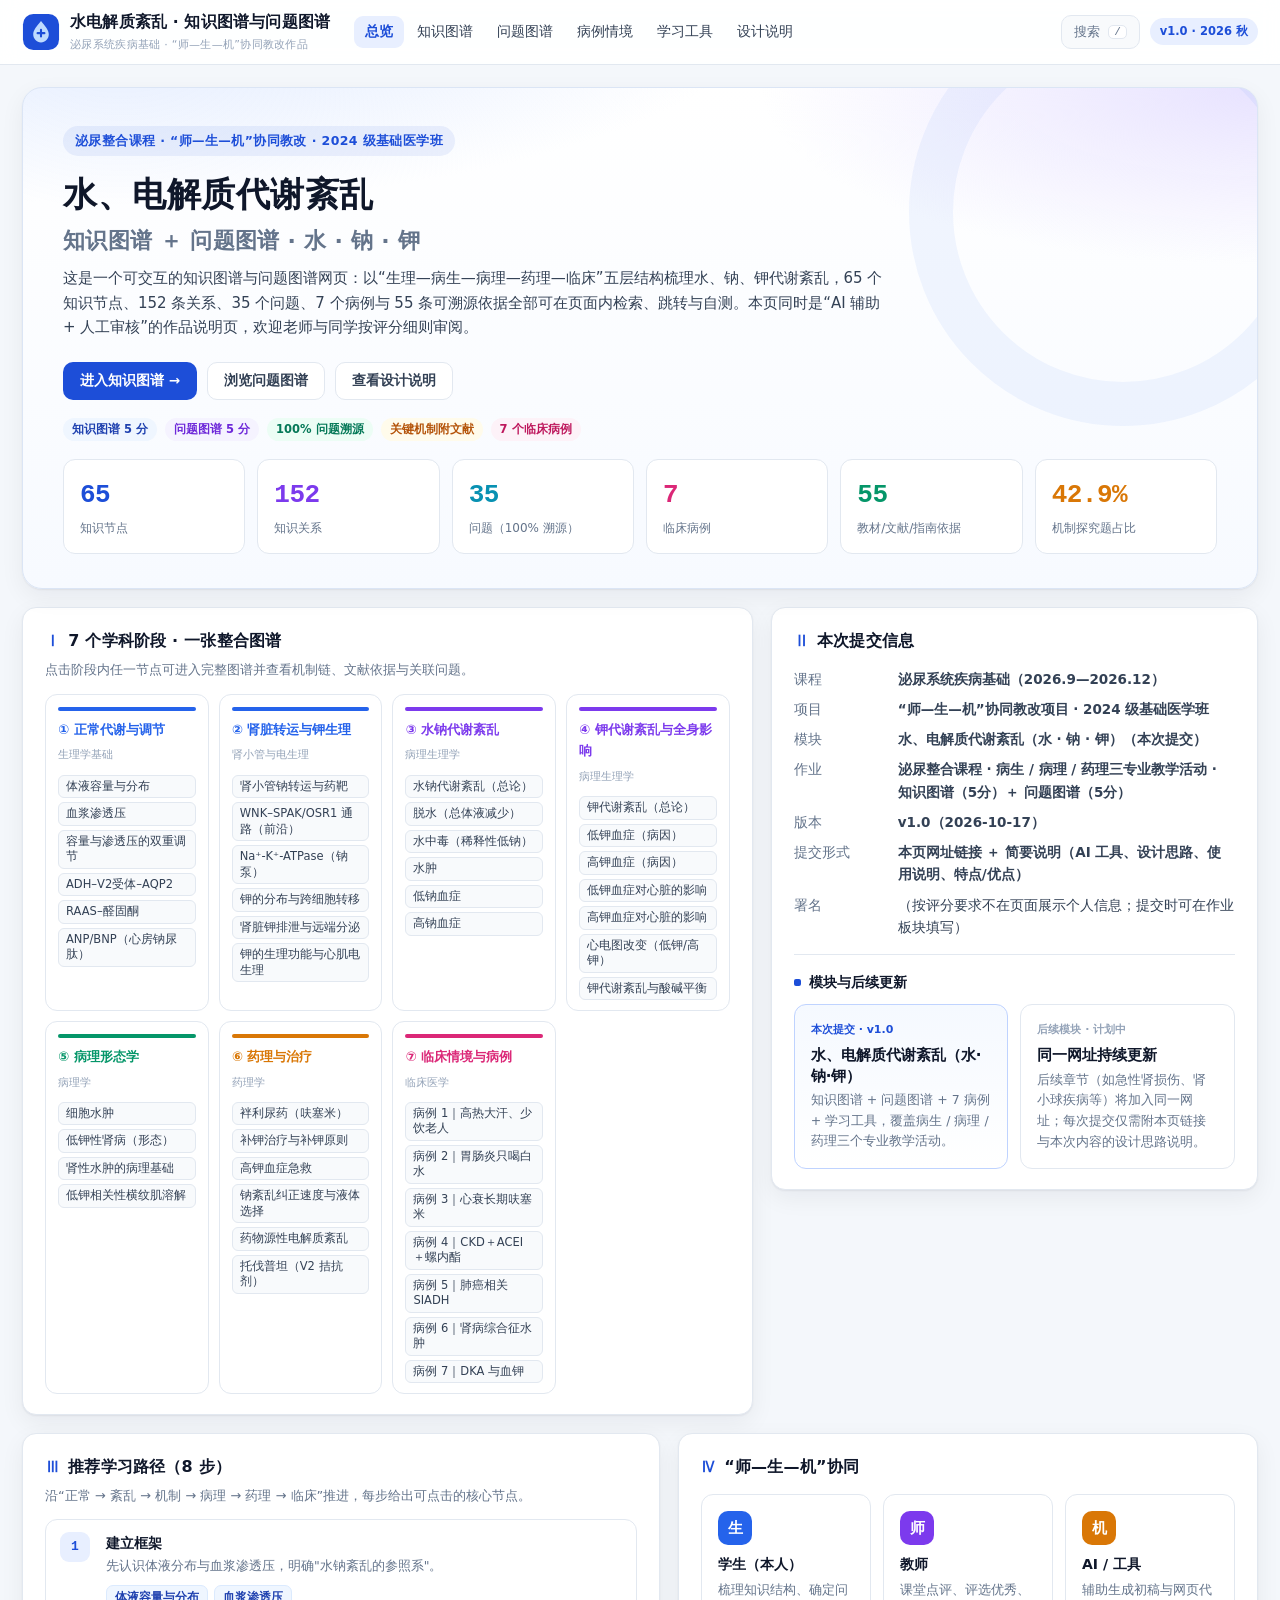
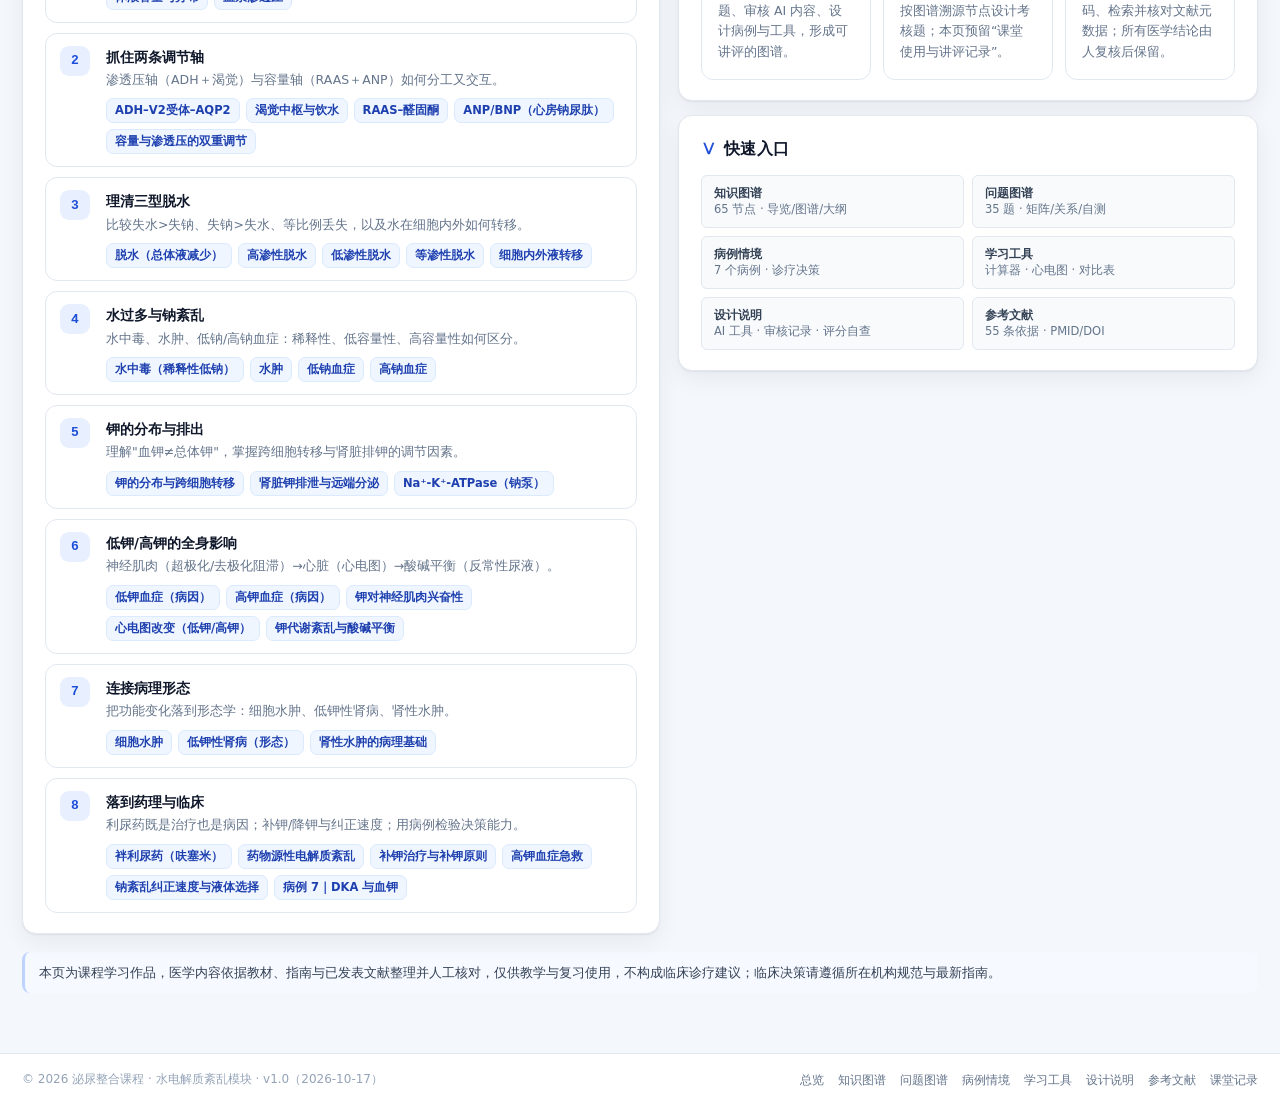
<file: 水电解质紊乱_知识图谱与问题图谱.html>
<!DOCTYPE html>
<html lang="zh-CN">
<head>
<meta charset="utf-8">
<meta name="viewport" content="width=device-width, initial-scale=1, viewport-fit=cover">
<title>水、电解质代谢紊乱 · 知识图谱与问题图谱｜泌尿系统疾病基础</title>
<meta name="description" content="泌尿整合课程“师—生—机”协同教改作品：水、电解质代谢紊乱（水·钠·钾）知识图谱与问题图谱，含 65 个知识节点、152 条关系、35 个问题、7 个病例、交互工具与文献溯源。">
<meta name="theme-color" content="#1d4ed8">
<meta name="author" content="2024级基础医学班 · 泌尿整合课程">
<link rel="icon" href="data:image/svg+xml,%3Csvg xmlns='http://www.w3.org/2000/svg' viewBox='0 0 40 40'%3E%3Crect width='40' height='40' rx='11' fill='%231d4ed8'/%3E%3Cpath d='M20 8.5c4.6 5.6 8.2 9.6 8.2 13.9 0 4.8-3.7 8.6-8.2 8.6s-8.2-3.8-8.2-8.6C11.8 18.1 15.4 14.1 20 8.5Z' fill='%23bfdbfe'/%3E%3Cpath d='M16.4 21.2h7.2M20 17.6v7.2' stroke='%231d4ed8' stroke-width='2.2' stroke-linecap='round'/%3E%3C/svg%3E">
<style>
/* =========================================================
   水电解质紊乱 · 知识图谱与问题图谱
   单文件交互页面样式（无外部依赖）
   ========================================================= */
:root {
  --bg: #f4f7fb;
  --panel: #ffffff;
  --panel-2: #f8fafc;
  --ink: #0f172a;
  --ink-2: #334155;
  --ink-3: #64748b;
  --ink-4: #94a3b8;
  --line: #e2e8f0;
  --line-2: #cbd5e1;
  --brand: #1d4ed8;
  --brand-2: #0e7490;
  --brand-soft: #e8efff;
  --accent: #7c3aed;
  --ok: #059669;
  --warn: #d97706;
  --danger: #dc2626;
  --radius: 14px;
  --shadow: 0 1px 2px rgba(15, 23, 42, .06), 0 8px 24px rgba(15, 23, 42, .06);
  --shadow-lg: 0 12px 40px rgba(15, 23, 42, .14);
  --font: "PingFang SC", "Microsoft YaHei", "Hiragino Sans GB", "Source Han Sans SC", "Noto Sans CJK SC", system-ui, -apple-system, "Segoe UI", sans-serif;
  --mono: "JetBrains Mono", Consolas, "Cascadia Code", monospace;
}
* { box-sizing: border-box; }
html, body { margin: 0; padding: 0; }
body {
  font-family: var(--font);
  background: var(--bg);
  color: var(--ink);
  font-size: 15px;
  line-height: 1.65;
  -webkit-font-smoothing: antialiased;
}
a { color: var(--brand); text-decoration: none; }
a:hover { text-decoration: underline; }
button { font-family: inherit; }
h1, h2, h3, h4 { margin: 0; line-height: 1.35; }
p { margin: 0 0 .6em; }
ul, ol { margin: .2em 0 .6em; padding-left: 1.3em; }
li { margin: .18em 0; }
code { font-family: var(--mono); font-size: .9em; background: #eef2f7; border-radius: 5px; padding: 1px 5px; }
::selection { background: #c7d2fe; }

/* ---------- 外壳 ---------- */
#app { min-height: 100vh; display: flex; flex-direction: column; }
.site-header {
  position: sticky; top: 0; z-index: 50;
  background: rgba(255, 255, 255, .92);
  backdrop-filter: saturate(1.4) blur(10px);
  border-bottom: 1px solid var(--line);
}
.header-inner {
  max-width: 1440px; margin: 0 auto; padding: 10px 22px;
  display: flex; align-items: center; gap: 18px;
}
.brand { display: flex; align-items: center; gap: 10px; cursor: pointer; user-select: none; }
.brand-mark { width: 38px; height: 38px; flex: none; }
.brand-text { display: flex; flex-direction: column; }
.brand-title { font-weight: 800; font-size: 15.5px; letter-spacing: .2px; color: var(--ink); }
.brand-sub { font-size: 11px; color: var(--ink-4); letter-spacing: .3px; }
.main-nav { display: flex; align-items: center; gap: 2px; margin-left: 6px; flex-wrap: wrap; }
.nav-link {
  border: 0; background: transparent; color: var(--ink-2);
  padding: 7px 11px; border-radius: 9px; font-size: 13.5px; cursor: pointer;
  transition: background .15s, color .15s; white-space: nowrap;
}
.nav-link:hover { background: #eef2f8; }
.nav-link.active { background: var(--brand-soft); color: var(--brand); font-weight: 700; }
.header-right { margin-left: auto; display: flex; align-items: center; gap: 10px; }
.search-btn {
  display: flex; align-items: center; gap: 8px;
  border: 1px solid var(--line); background: var(--panel-2); color: var(--ink-3);
  padding: 7px 12px; border-radius: 10px; cursor: pointer; font-size: 13px;
}
.search-btn:hover { border-color: var(--line-2); color: var(--ink-2); }
.search-btn kbd { background: #fff; border: 1px solid var(--line); border-radius: 5px; padding: 0 5px; font-size: 11px; color: var(--ink-3); font-family: var(--mono); }
.version-pill { font-size: 11.5px; color: var(--brand); background: var(--brand-soft); border-radius: 999px; padding: 4px 10px; font-weight: 700; white-space: nowrap; }
.menu-btn { display: none; border: 1px solid var(--line); background: #fff; border-radius: 9px; padding: 7px 10px; cursor: pointer; }

.page { flex: 1; width: 100%; max-width: 1440px; margin: 0 auto; padding: 22px 22px 60px; }
.site-footer { border-top: 1px solid var(--line); background: #fff; }
.footer-inner { max-width: 1440px; margin: 0 auto; padding: 16px 22px; display: flex; gap: 18px; justify-content: space-between; align-items: center; flex-wrap: wrap; font-size: 12px; color: var(--ink-4); }
.footer-links { display: flex; gap: 14px; flex-wrap: wrap; }
.footer-links button { border: 0; background: transparent; color: var(--ink-3); cursor: pointer; font-size: 12px; padding: 0; }
.footer-links button:hover { color: var(--brand); }

/* ---------- 通用组件 ---------- */
.card { background: var(--panel); border: 1px solid var(--line); border-radius: var(--radius); box-shadow: var(--shadow); }
.card-pad { padding: 20px 22px; }
.section-head { display: flex; align-items: flex-end; justify-content: space-between; gap: 16px; margin: 26px 0 12px; flex-wrap: wrap; }
.section-title { font-size: 19px; font-weight: 800; letter-spacing: .2px; }
.section-title .num { color: var(--brand); margin-right: 8px; font-family: var(--mono); font-size: 15px; }
.section-sub { color: var(--ink-3); font-size: 13px; margin-top: 3px; }
.badge { display: inline-flex; align-items: center; gap: 4px; border-radius: 999px; padding: 2px 9px; font-size: 11.5px; font-weight: 700; white-space: nowrap; }
.badge-line { border: 1px solid var(--line-2); color: var(--ink-3); background: #fff; }
.btn {
  display: inline-flex; align-items: center; justify-content: center; gap: 7px;
  border-radius: 10px; padding: 9px 16px; font-size: 13.5px; font-weight: 700;
  border: 1px solid transparent; cursor: pointer; transition: .15s; white-space: nowrap;
}
.btn-primary { background: var(--brand); color: #fff; }
.btn-primary:hover { background: #1e40af; }
.btn-ghost { background: #fff; border-color: var(--line); color: var(--ink-2); }
.btn-ghost:hover { border-color: var(--line-2); background: var(--panel-2); }
.btn-soft { background: var(--brand-soft); color: var(--brand); }
.btn-soft:hover { background: #dbe6ff; }
.btn-sm { padding: 5px 10px; font-size: 12.5px; border-radius: 8px; }
.btn:disabled { opacity: .5; cursor: not-allowed; }
.icon-btn { width: 32px; height: 32px; display: inline-flex; align-items: center; justify-content: center; border: 1px solid var(--line); background: #fff; border-radius: 8px; cursor: pointer; color: var(--ink-2); padding: 0; }
.icon-btn:hover { background: var(--panel-2); border-color: var(--line-2); }
.chip {
  display: inline-flex; align-items: center; gap: 5px;
  border: 1px solid var(--line); background: #fff; color: var(--ink-2);
  padding: 4px 10px; border-radius: 999px; font-size: 12.5px; cursor: pointer; transition: .12s;
}
.chip:hover { border-color: var(--line-2); background: var(--panel-2); }
.chip.on { background: var(--brand-soft); border-color: #bfd3ff; color: var(--brand); font-weight: 700; }
.chip-dot { width: 8px; height: 8px; border-radius: 50%; flex: none; }
.toolbar { display: flex; align-items: center; gap: 10px; flex-wrap: wrap; padding: 12px 16px; border-bottom: 1px solid var(--line); background: var(--panel-2); border-radius: var(--radius) var(--radius) 0 0; }
.toolbar .grow { flex: 1; }
.input, .select, .textarea {
  border: 1px solid var(--line); background: #fff; color: var(--ink);
  border-radius: 9px; padding: 7px 11px; font-size: 13px; font-family: inherit; outline: none;
}
.input:focus, .select:focus, .textarea:focus { border-color: #93b4f7; box-shadow: 0 0 0 3px rgba(37, 99, 235, .12); }
.muted { color: var(--ink-3); }
.small { font-size: 12.5px; }
.tiny { font-size: 11.5px; }
.hr { height: 1px; background: var(--line); margin: 16px 0; border: 0; }
.panel-title { font-size: 14px; font-weight: 800; display: flex; align-items: center; gap: 8px; margin-bottom: 10px; }
.panel-title .dot { width: 7px; height: 7px; border-radius: 2px; background: var(--brand); }
.link-btn { border: 0; background: none; color: var(--brand); cursor: pointer; padding: 0; font-size: inherit; font-weight: 600; }
.link-btn:hover { text-decoration: underline; }
.note-box { border-left: 3px solid #bfd3ff; background: #f6f9ff; border-radius: 8px; padding: 10px 14px; color: var(--ink-2); font-size: 13px; }
.warn-box { border-left: 3px solid #fcd34d; background: #fffbeb; border-radius: 8px; padding: 10px 14px; color: #78350f; font-size: 13px; }
.hidden { display: none !important; }

/* ---------- 首页 ---------- */
.hero {
  position: relative; overflow: hidden;
  border-radius: 20px; border: 1px solid #dbe5f5;
  background:
    radial-gradient(1100px 360px at 8% -20%, #dbe7ff 0%, rgba(219, 231, 255, 0) 60%),
    radial-gradient(900px 320px at 100% 0%, #e8e3ff 0%, rgba(232, 227, 255, 0) 55%),
    linear-gradient(180deg, #ffffff 0%, #f7faff 100%);
  padding: 38px 40px 34px;
  box-shadow: var(--shadow);
}
.hero::after {
  content: ""; position: absolute; right: -80px; top: -90px; width: 340px; height: 340px;
  border-radius: 50%; border: 44px solid rgba(37, 99, 235, .06);
}
.hero-kicker { display: inline-flex; align-items: center; gap: 8px; color: var(--brand); font-weight: 800; font-size: 12.5px; letter-spacing: .4px; background: rgba(29, 78, 216, .08); padding: 5px 12px; border-radius: 999px; }
.hero h1 { font-size: 34px; letter-spacing: .5px; margin: 16px 0 10px; font-weight: 900; }
.hero h1 .thin { color: var(--ink-3); font-weight: 600; font-size: 22px; display: block; margin-top: 8px; letter-spacing: .3px; }
.hero-desc { max-width: 820px; color: var(--ink-2); font-size: 15px; }
.hero-actions { display: flex; gap: 10px; margin-top: 22px; flex-wrap: wrap; }
.hero-tags { display: flex; gap: 8px; flex-wrap: wrap; margin-top: 18px; }
.stat-grid { display: grid; grid-template-columns: repeat(6, 1fr); gap: 12px; margin-top: 18px; }
.stat-card { background: #fff; border: 1px solid var(--line); border-radius: 12px; padding: 14px 16px; }
.stat-num { font-size: 26px; font-weight: 900; letter-spacing: -.5px; color: var(--brand); font-family: var(--mono); }
.stat-label { font-size: 12px; color: var(--ink-3); margin-top: 2px; }
.stat-card:nth-child(2) .stat-num { color: #7c3aed; }
.stat-card:nth-child(3) .stat-num { color: #0891b2; }
.stat-card:nth-child(4) .stat-num { color: #db2777; }
.stat-card:nth-child(5) .stat-num { color: #059669; }
.stat-card:nth-child(6) .stat-num { color: #d97706; }

.overview-grid { display: grid; grid-template-columns: 1.35fr .9fr; gap: 18px; margin-top: 18px; align-items: start; }
.info-list { display: grid; grid-template-columns: 92px 1fr; gap: 8px 12px; font-size: 13.5px; }
.info-list dt { color: var(--ink-3); }
.info-list dd { margin: 0; color: var(--ink-2); font-weight: 600; }
.stage-strip { display: grid; grid-template-columns: repeat(auto-fill, minmax(148px, 1fr)); gap: 10px; margin-top: 14px; }
.stage-card { border-radius: 12px; border: 1px solid var(--line); background: #fff; padding: 12px 12px 10px; display: flex; flex-direction: column; gap: 6px; min-height: 150px; }
.stage-card .stage-head { font-size: 13px; font-weight: 800; }
.stage-card .stage-sub { font-size: 11px; color: var(--ink-4); }
.stage-card .stage-nodes { display: flex; flex-direction: column; gap: 4px; margin-top: 4px; }
.stage-node { font-size: 11.5px; color: var(--ink-2); background: var(--panel-2); border: 1px solid var(--line); border-radius: 6px; padding: 3px 7px; cursor: pointer; text-align: left; line-height: 1.35; }
.stage-node:hover { border-color: #bfd3ff; background: var(--brand-soft); color: var(--brand); }
.stage-card .stage-bar { height: 4px; border-radius: 3px; margin-bottom: 2px; }

.two-col { display: grid; grid-template-columns: 1.1fr 1fr; gap: 18px; align-items: start; }
.three-col { display: grid; grid-template-columns: repeat(3, 1fr); gap: 14px; }
.path-list { display: grid; gap: 10px; }
.path-item { display: grid; grid-template-columns: 34px 1fr; gap: 12px; padding: 12px 14px; border: 1px solid var(--line); border-radius: 12px; background: #fff; }
.path-num { width: 30px; height: 30px; border-radius: 9px; background: var(--brand-soft); color: var(--brand); display: flex; align-items: center; justify-content: center; font-weight: 900; font-family: var(--mono); font-size: 13px; }
.path-title { font-weight: 800; font-size: 13.5px; }
.path-desc { font-size: 12.5px; color: var(--ink-3); margin-top: 2px; }
.path-nodes { display: flex; flex-wrap: wrap; gap: 6px; margin-top: 8px; }
.coop-grid { display: grid; grid-template-columns: repeat(3, 1fr); gap: 12px; }
.coop-card { border: 1px solid var(--line); border-radius: 12px; padding: 16px; background: #fff; }
.coop-icon { width: 34px; height: 34px; border-radius: 10px; display: flex; align-items: center; justify-content: center; font-weight: 900; color: #fff; margin-bottom: 10px; }
.coop-card h4 { font-size: 14px; margin-bottom: 6px; }
.coop-card p { font-size: 12.5px; color: var(--ink-3); margin: 0; }
.module-cards { display: grid; grid-template-columns: 1fr 1fr; gap: 12px; }
.module-card { border: 1px solid var(--line); border-radius: 12px; padding: 16px; background: #fff; }
.module-card.current { border-color: #bfd3ff; background: linear-gradient(180deg, #f5f9ff, #fff); }
.module-card .mc-tag { font-size: 11px; font-weight: 800; color: var(--brand); }
.module-card h4 { margin: 6px 0 4px; font-size: 15px; }
.module-card p { font-size: 12.5px; color: var(--ink-3); margin: 0; }

/* ---------- 知识图谱 ---------- */
.kg-layout { display: grid; grid-template-columns: minmax(0, 1fr) 392px; gap: 16px; align-items: start; margin-top: 14px; }
.kg-main { display: flex; flex-direction: column; min-height: 0; }
.kg-canvas { position: relative; flex: 1; min-height: 520px; height: calc(100vh - 330px); background:
  radial-gradient(circle at 20% 10%, #ffffff 0, #fbfdff 45%, #f6f9fe 100%); overflow: hidden; border-radius: 0 0 var(--radius) var(--radius); }
.kg-canvas svg { display: block; width: 100%; height: 100%; touch-action: none; cursor: grab; }
.kg-canvas svg.dragging { cursor: grabbing; }
.kg-edge { fill: none; stroke-linecap: round; opacity: .5; transition: opacity .15s; }
.kg-edge.dim { opacity: .07; }
.kg-edge.hot { opacity: 1; }
.kg-node .node-box { fill: #fff; stroke: #dbe3ee; stroke-width: 1.2; filter: drop-shadow(0 1px 1.5px rgba(15,23,42,.06)); transition: stroke .15s, fill .15s; }
.kg-node:hover .node-box { stroke: #93b4f7; }
.kg-node.selected .node-box { stroke: var(--brand); stroke-width: 2.4; }
.kg-node.dim { opacity: .18; }
.kg-node .title { fill: #0f172a; font-size: 13px; font-weight: 700; pointer-events: none; }
.kg-node .en { fill: #94a3b8; font-size: 9.5px; pointer-events: none; }
.kg-node .kind-tag { font-size: 9.5px; font-weight: 700; }
.kg-node .q-badge { fill: #1d4ed8; pointer-events: none; }
.kg-node .q-badge-text { fill: #fff; font-size: 8.5px; font-weight: 700; pointer-events: none; }
.kg-node .lit-dot { fill: #d97706; }
.kg-col-head .head-box { fill: #f1f5fb; stroke: #e2e8f0; }
.kg-col-head .head-title { font-size: 12px; font-weight: 800; fill: #334155; }
.kg-col-head .head-sub { font-size: 9.5px; fill: #94a3b8; }
.kg-legend { display: flex; gap: 14px; flex-wrap: wrap; align-items: center; padding: 10px 16px 12px; border-top: 1px solid var(--line); background: #fff; border-radius: 0 0 var(--radius) var(--radius); font-size: 11.5px; color: var(--ink-3); }
.legend-item { display: inline-flex; align-items: center; gap: 6px; }
.legend-swatch { width: 18px; height: 0; border-top: 2px solid; }
.legend-dot { width: 9px; height: 9px; border-radius: 3px; }
.kg-toolbar { position: absolute; top: 12px; right: 12px; display: flex; flex-direction: column; gap: 6px; z-index: 5; }
.kg-hint { position: absolute; left: 12px; bottom: 12px; background: rgba(15,23,42,.72); color: #fff; font-size: 11px; border-radius: 999px; padding: 4px 12px; pointer-events: none; }
.kg-empty { position: absolute; inset: 0; display: flex; align-items: center; justify-content: center; color: var(--ink-4); font-size: 13px; }

.kg-detail { position: sticky; top: 76px; max-height: calc(100vh - 360px); overflow-y: auto; background: #fff; border: 1px solid var(--line); border-radius: var(--radius); box-shadow: var(--shadow); }
.detail-head { padding: 16px 18px 12px; border-bottom: 1px solid var(--line); background: linear-gradient(180deg, #fbfdff, #fff); border-radius: var(--radius) var(--radius) 0 0; }
.detail-head h3 { font-size: 17px; font-weight: 900; letter-spacing: .2px; }
.detail-head .en { font-size: 11.5px; color: var(--ink-4); margin-top: 2px; }
.detail-badges { display: flex; gap: 6px; flex-wrap: wrap; margin-top: 10px; }
.detail-body { padding: 14px 18px 20px; }
.detail-summary { background: var(--panel-2); border: 1px solid var(--line); border-radius: 10px; padding: 11px 13px; font-size: 13px; color: var(--ink-2); }
.detail-section { margin-top: 16px; }
.detail-section .panel-title { margin-bottom: 8px; }
.point-list { margin: 0; padding-left: 1.15em; font-size: 13px; color: var(--ink-2); }
.point-list li { margin: .3em 0; }
.chain { display: flex; flex-wrap: wrap; align-items: center; gap: 6px; }
.chain-step { background: #fff7ed; border: 1px solid #fed7aa; color: #9a3412; border-radius: 7px; padding: 3px 8px; font-size: 12px; font-weight: 600; }
.chain-arrow { color: #fb923c; font-size: 12px; }
.ref-item { border: 1px solid var(--line); border-radius: 9px; padding: 9px 11px; margin-bottom: 7px; background: var(--panel-2); }
.ref-meta { display: flex; gap: 6px; align-items: center; flex-wrap: wrap; margin-bottom: 3px; }
.ref-cite { font-size: 11.8px; color: var(--ink-2); line-height: 1.55; }
.ref-links { display: flex; gap: 10px; margin-top: 5px; font-size: 11.5px; }
.rel-chip { display: block; width: 100%; text-align: left; border: 1px solid var(--line); background: #fff; border-radius: 8px; padding: 7px 10px; margin-bottom: 6px; cursor: pointer; font-size: 12.5px; color: var(--ink-2); }
.rel-chip:hover { border-color: #bfd3ff; background: var(--brand-soft); color: var(--brand); }
.rel-chip .qno { font-family: var(--mono); font-weight: 800; color: var(--brand); margin-right: 6px; }
.detail-empty { padding: 46px 22px; text-align: center; color: var(--ink-4); font-size: 13px; }
.detail-empty .big { font-size: 34px; margin-bottom: 10px; }

/* 导览视图 & 大纲视图 */
.guide-stages { display: grid; grid-template-columns: repeat(7, 1fr); gap: 10px; margin-top: 14px; }
.guide-stage { border: 1px solid var(--line); border-radius: 12px; background: #fff; overflow: hidden; display: flex; flex-direction: column; }
.guide-stage .gs-head { padding: 10px 12px; border-bottom: 1px solid var(--line); }
.guide-stage .gs-title { font-size: 12.5px; font-weight: 800; }
.guide-stage .gs-sub { font-size: 10.5px; color: var(--ink-4); }
.guide-stage .gs-body { padding: 8px; display: flex; flex-direction: column; gap: 5px; }
.gs-node { display: flex; align-items: center; gap: 6px; border: 1px solid transparent; background: var(--panel-2); border-radius: 7px; padding: 5px 7px; font-size: 11.5px; color: var(--ink-2); cursor: pointer; text-align: left; line-height: 1.35; }
.gs-node:hover { border-color: #bfd3ff; background: #eef4ff; }
.gs-node .gs-q { margin-left: auto; font-size: 10px; color: var(--brand); font-weight: 700; }
.guide-arrow-note { display: flex; align-items: center; justify-content: center; gap: 8px; color: var(--ink-4); font-size: 11.5px; margin-top: 12px; }
.outline-grid { display: grid; grid-template-columns: repeat(auto-fill, minmax(340px, 1fr)); gap: 14px; margin-top: 14px; }
.outline-col { border: 1px solid var(--line); border-radius: 12px; background: #fff; padding: 14px; }
.outline-col h4 { font-size: 13.5px; display: flex; align-items: center; gap: 8px; }
.outline-item { border-top: 1px dashed var(--line); padding: 7px 0; font-size: 12.5px; color: var(--ink-2); cursor: pointer; }
.outline-item:hover { color: var(--brand); }
.outline-item .oi-title { font-weight: 700; }
.outline-item .oi-sum { font-size: 11.5px; color: var(--ink-4); margin-top: 1px; }

/* ---------- 问题图谱 ---------- */
.q-layout { display: grid; grid-template-columns: minmax(0, 1fr) 420px; gap: 16px; align-items: start; margin-top: 14px; }
.q-main { min-width: 0; }
.matrix { padding: 14px 16px 18px; overflow-x: auto; }
.matrix-grid { display: grid; grid-template-columns: 108px repeat(4, minmax(150px, 1fr)); gap: 10px; min-width: 780px; }
.matrix-corner { }
.matrix-col-head, .matrix-row-head { border-radius: 9px; background: var(--panel-2); border: 1px solid var(--line); padding: 8px 10px; font-size: 12.5px; font-weight: 800; color: var(--ink-2); display: flex; align-items: center; justify-content: space-between; gap: 6px; }
.matrix-row-head { writing-mode: horizontal-tb; background: #f8fafc; display: flex; flex-direction: column; justify-content: center; gap: 3px; }
.matrix-row-head .mrh-name { font-size: 13px; font-weight: 800; color: var(--ink); }
.matrix-cell { border: 1px dashed #e2e8f0; border-radius: 10px; padding: 8px; display: flex; flex-direction: column; gap: 6px; min-height: 84px; background: #fff; }
.matrix-cell.has-items { border-style: solid; border-color: #e8eef6; background: #fbfdff; }
.q-chip { text-align: left; border: 1px solid var(--line); background: #fff; border-radius: 8px; padding: 6px 8px; cursor: pointer; font-size: 12px; line-height: 1.4; color: var(--ink-2); position: relative; transition: .12s; }
.q-chip:hover { border-color: #bfd3ff; background: #f4f8ff; }
.q-chip.selected { border-color: var(--brand); background: var(--brand-soft); box-shadow: 0 0 0 2px rgba(37,99,235,.15); }
.q-chip.related { border-color: #a7f3d0; background: #f0fdf4; }
.q-chip.dim { opacity: .35; }
.q-chip .qc-top { display: flex; align-items: center; gap: 5px; margin-bottom: 2px; }
.q-chip .qc-no { font-family: var(--mono); font-weight: 900; font-size: 10.5px; color: var(--brand); }
.q-chip .qc-diff { margin-left: auto; font-size: 9px; color: #d97706; letter-spacing: -1px; }
.q-chip .qc-title { font-weight: 600; }
.q-chip .qc-mark { position: absolute; top: -5px; right: -4px; width: 13px; height: 13px; border-radius: 50%; font-size: 8px; color: #fff; display: flex; align-items: center; justify-content: center; font-weight: 900; }
.q-chip .qc-mark.mastered { background: var(--ok); }
.q-chip .qc-mark.review { background: var(--warn); }
.q-legend { display: flex; gap: 14px; flex-wrap: wrap; align-items: center; padding: 10px 16px; border-top: 1px solid var(--line); font-size: 11.5px; color: var(--ink-3); }
.progress-wrap { display: flex; align-items: center; gap: 8px; min-width: 220px; }
.progress-bar { flex: 1; height: 7px; border-radius: 999px; background: #e2e8f0; overflow: hidden; }
.progress-fill { height: 100%; background: linear-gradient(90deg, #059669, #34d399); border-radius: 999px; transition: width .3s; }
.q-detail { position: sticky; top: 76px; max-height: calc(100vh - 96px); overflow-y: auto; }
.q-prompt { font-size: 13.5px; color: var(--ink); background: var(--panel-2); border: 1px solid var(--line); border-radius: 10px; padding: 12px 13px; line-height: 1.7; }
.q-block { margin-top: 14px; }
.q-answer { border: 1px solid #bbf7d0; background: #f0fdf4; border-radius: 10px; padding: 12px 13px; font-size: 13px; color: #14532d; line-height: 1.7; }
.q-hint { border: 1px solid #fde68a; background: #fffbeb; border-radius: 10px; padding: 10px 13px; font-size: 12.5px; color: #78350f; }
.q-trace { display: flex; flex-wrap: wrap; gap: 6px; }
.trace-chip { border: 1px solid #dbeafe; background: #eff6ff; color: #1e40af; border-radius: 7px; padding: 4px 8px; font-size: 11.5px; cursor: pointer; font-weight: 600; }
.trace-chip:hover { background: #dbeafe; }
.q-meta-row { display: flex; gap: 6px; flex-wrap: wrap; align-items: center; margin-top: 10px; }
.q-graph-wrap { padding: 0; overflow: hidden; border-radius: 0 0 var(--radius) var(--radius); background: radial-gradient(circle at 30% 0%, #fff, #f6f9fe); }
.q-graph-wrap svg { display: block; width: 100%; height: 100%; }
.qg-node .qg-box { fill: #fff; stroke: #dbe3ee; stroke-width: 1.2; }
.qg-node:hover .qg-box { stroke: #93b4f7; }
.qg-node.selected .qg-box { stroke: var(--brand); stroke-width: 2.4; }
.qg-node .qg-title { fill: #0f172a; font-size: 11px; font-weight: 700; pointer-events: none; }
.qg-node .qg-no { font-size: 9.5px; font-family: var(--mono); font-weight: 800; fill: #1d4ed8; pointer-events: none; }
.qg-edge { fill: none; stroke-linecap: round; opacity: .45; }
.qg-edge.hot { opacity: 1; }
.qg-edge.dim { opacity: .06; }
.qg-col-head { font-size: 12px; font-weight: 800; fill: #334155; }
.qg-note { font-size: 10px; fill: #94a3b8; }
.qg-empty { padding: 60px 20px; text-align: center; color: var(--ink-4); }

/* ---------- 病例 ---------- */
.case-grid { display: grid; grid-template-columns: repeat(auto-fill, minmax(360px, 1fr)); gap: 14px; margin-top: 14px; }
.case-card { border: 1px solid var(--line); border-radius: 14px; background: #fff; box-shadow: var(--shadow); display: flex; flex-direction: column; overflow: hidden; }
.case-top { padding: 14px 16px 12px; border-bottom: 1px solid var(--line); }
.case-no { font-family: var(--mono); font-size: 11px; font-weight: 900; color: #db2777; letter-spacing: .5px; }
.case-card h3 { font-size: 15px; margin: 3px 0 6px; }
.case-card .case-sum { font-size: 12.5px; color: var(--ink-3); }
.case-body { padding: 12px 16px 16px; display: flex; flex-direction: column; gap: 10px; }
.case-row { font-size: 12.8px; color: var(--ink-2); }
.case-row b { color: var(--ink); }
.case-links { display: flex; flex-wrap: wrap; gap: 6px; }
.case-foot { margin-top: auto; padding: 10px 16px 14px; display: flex; gap: 8px; flex-wrap: wrap; border-top: 1px dashed var(--line); }

/* ---------- 学习工具 ---------- */
.tool-grid { display: grid; grid-template-columns: 1fr 1fr; gap: 16px; align-items: start; margin-top: 14px; }
.tool-card { background: #fff; border: 1px solid var(--line); border-radius: var(--radius); box-shadow: var(--shadow); padding: 18px 20px; }
.tool-card h3 { font-size: 15.5px; display: flex; align-items: center; gap: 8px; margin-bottom: 4px; }
.tool-card .tool-sub { font-size: 12px; color: var(--ink-4); margin-bottom: 14px; }
.field-row { display: grid; grid-template-columns: repeat(auto-fit, minmax(120px, 1fr)); gap: 10px; }
.field label { display: block; font-size: 12px; color: var(--ink-3); margin-bottom: 4px; }
.field .input, .field .select { width: 100%; }
.stack-bar { display: flex; height: 34px; border-radius: 10px; overflow: hidden; border: 1px solid var(--line); margin-top: 14px; }
.stack-seg { display: flex; align-items: center; justify-content: center; font-size: 11px; color: #fff; font-weight: 700; white-space: nowrap; overflow: hidden; }
.fluid-table { width: 100%; border-collapse: collapse; margin-top: 12px; font-size: 12.5px; }
.fluid-table th, .fluid-table td { text-align: left; padding: 6px 8px; border-bottom: 1px solid var(--line); }
.fluid-table th { color: var(--ink-3); font-weight: 700; font-size: 12px; }
.fluid-table td.num { font-family: var(--mono); font-weight: 700; color: var(--ink); }
.calc-out { background: var(--panel-2); border: 1px solid var(--line); border-radius: 10px; padding: 12px 14px; margin-top: 12px; font-size: 13px; }
.calc-out b { color: var(--brand); }
.ecg-wrap { margin-top: 12px; border: 1px solid var(--line); border-radius: 12px; overflow: hidden; background: #fff; }
.ecg-wrap svg { display: block; width: 100%; height: auto; }
.ecg-controls { display: flex; gap: 8px; flex-wrap: wrap; align-items: center; margin-top: 12px; }
.ecg-desc { font-size: 12.5px; color: var(--ink-2); margin-top: 10px; min-height: 42px; }
.tab-row { display: flex; gap: 6px; flex-wrap: wrap; margin-bottom: 12px; }
.compare-table { width: 100%; border-collapse: collapse; font-size: 12.5px; margin-top: 4px; }
.compare-table th, .compare-table td { border: 1px solid var(--line); padding: 7px 9px; vertical-align: top; text-align: left; }
.compare-table th { background: var(--panel-2); font-size: 12px; color: var(--ink-2); }
.compare-table td:first-child { background: #fbfdff; color: var(--ink-3); font-weight: 700; white-space: nowrap; }
.compare-table col.col-hl { background: #fff7ed; }
.checklist { display: flex; flex-direction: column; gap: 7px; margin-top: 6px; }
.check-item { display: flex; gap: 9px; align-items: flex-start; border: 1px solid var(--line); border-radius: 9px; padding: 8px 10px; font-size: 12.5px; color: var(--ink-2); cursor: pointer; }
.check-item input { margin-top: 3px; accent-color: var(--brand); }
.check-item.checked { background: #f0fdf4; border-color: #bbf7d0; color: #14532d; }

/* ---------- 设计说明 ---------- */
.guide-layout { display: grid; grid-template-columns: 210px minmax(0, 1fr); gap: 20px; align-items: start; margin-top: 14px; }
.guide-nav { position: sticky; top: 76px; border: 1px solid var(--line); border-radius: 12px; background: #fff; padding: 10px; }
.guide-nav button { display: block; width: 100%; text-align: left; border: 0; background: transparent; border-radius: 8px; padding: 7px 10px; font-size: 12.5px; color: var(--ink-2); cursor: pointer; }
.guide-nav button:hover { background: var(--panel-2); color: var(--brand); }
.guide-section { background: #fff; border: 1px solid var(--line); border-radius: var(--radius); box-shadow: var(--shadow); padding: 20px 22px; margin-bottom: 16px; }
.guide-section h2 { font-size: 18px; margin-bottom: 4px; }
.guide-section .sec-sub { font-size: 12.5px; color: var(--ink-4); margin-bottom: 14px; }
.guide-section h3 { font-size: 14.5px; margin: 16px 0 8px; }
.guide-section p { font-size: 13.5px; color: var(--ink-2); }
.guide-section ul, .guide-section ol { font-size: 13.5px; color: var(--ink-2); }
.tool-role { display: grid; grid-template-columns: 176px 1fr; gap: 8px 14px; font-size: 13px; }
.tool-role dt { font-weight: 800; color: var(--ink-2); }
.tool-role dd { margin: 0; color: var(--ink-3); }
.rubric-table { width: 100%; border-collapse: collapse; font-size: 12.5px; margin-top: 8px; }
.rubric-table th, .rubric-table td { border: 1px solid var(--line); padding: 8px 10px; vertical-align: top; text-align: left; }
.rubric-table th { background: var(--panel-2); font-size: 12px; }
.rubric-table tfoot td { background: #f8fafc; font-weight: 700; }
.redline { display: grid; grid-template-columns: 1fr auto; gap: 8px; border: 1px solid var(--line); border-left: 3px solid var(--ok); border-radius: 9px; padding: 9px 12px; margin-bottom: 8px; font-size: 12.5px; background: #f0fdf4; }
.redline.pending { border-left-color: var(--warn); background: #fffbeb; }
.correction-table { width: 100%; border-collapse: collapse; font-size: 12.3px; }
.correction-table th, .correction-table td { border: 1px solid var(--line); padding: 7px 9px; vertical-align: top; text-align: left; }
.correction-table th { background: var(--panel-2); font-size: 12px; }
.correction-table .wrong { color: #991b1b; text-decoration: line-through; text-decoration-color: rgba(153,27,27,.4); }
.correction-table .fixed { color: #14532d; }
.ref-group { margin-top: 14px; }
.ref-group h3 { font-size: 14px; }
.ref-list { margin: 0; padding-left: 1.4em; font-size: 12.5px; color: var(--ink-2); }
.ref-list li { margin: .32em 0; line-height: 1.6; }
.ref-list .ref-links { margin-top: 1px; display: inline-flex; gap: 8px; margin-left: 6px; }
.version-line { display: grid; grid-template-columns: 90px 110px 1fr; gap: 10px; padding: 9px 0; border-bottom: 1px dashed var(--line); font-size: 12.5px; }
.version-line:last-child { border-bottom: 0; }
.record-table { width: 100%; border-collapse: collapse; font-size: 12.5px; }
.record-table th, .record-table td { border: 1px solid var(--line); padding: 9px 10px; text-align: left; vertical-align: top; }
.record-table th { background: var(--panel-2); font-size: 12px; width: 120px; }
.record-input { width: 100%; border: 0; background: transparent; font-size: 12.5px; color: var(--ink-2); font-family: inherit; outline: none; resize: vertical; min-height: 34px; }
.record-input:focus { background: #f8fafc; border-radius: 6px; }
.feature-grid { display: grid; grid-template-columns: repeat(auto-fill, minmax(260px, 1fr)); gap: 12px; }
.feature-card { border: 1px solid var(--line); border-radius: 11px; padding: 13px 15px; background: var(--panel-2); }
.feature-card h4 { font-size: 13.5px; margin-bottom: 5px; }
.feature-card p { font-size: 12.5px; color: var(--ink-3); margin: 0; }

/* ---------- 搜索弹层 ---------- */
.modal-mask { position: fixed; inset: 0; background: rgba(15,23,42,.4); backdrop-filter: blur(3px); z-index: 200; display: flex; align-items: flex-start; justify-content: center; padding: 12vh 16px 16px; }
.modal { width: min(680px, 100%); background: #fff; border-radius: 16px; box-shadow: var(--shadow-lg); overflow: hidden; }
.modal-input-row { display: flex; align-items: center; gap: 10px; padding: 14px 18px; border-bottom: 1px solid var(--line); }
.modal-input-row input { flex: 1; border: 0; outline: none; font-size: 16px; font-family: inherit; color: var(--ink); }
.modal-input-row kbd { font-family: var(--mono); font-size: 11px; color: var(--ink-4); border: 1px solid var(--line); border-radius: 5px; padding: 1px 6px; }
.search-results { max-height: 56vh; overflow-y: auto; padding: 8px 10px 12px; }
.sr-group-title { font-size: 11px; color: var(--ink-4); font-weight: 800; letter-spacing: .4px; padding: 8px 10px 4px; }
.sr-item { display: flex; gap: 10px; align-items: center; padding: 8px 10px; border-radius: 9px; cursor: pointer; }
.sr-item:hover, .sr-item.active { background: var(--brand-soft); }
.sr-item .sr-main { min-width: 0; flex: 1; }
.sr-item .sr-title { font-size: 13.5px; font-weight: 700; color: var(--ink); }
.sr-item .sr-sub { font-size: 11.5px; color: var(--ink-4); white-space: nowrap; overflow: hidden; text-overflow: ellipsis; }
.sr-empty { padding: 30px; text-align: center; color: var(--ink-4); font-size: 13px; }

/* ---------- 响应式 ---------- */
@media (max-width: 1240px) {
  .stat-grid { grid-template-columns: repeat(3, 1fr); }
  .guide-stages { grid-template-columns: repeat(4, 1fr); }
  .stage-strip { grid-template-columns: repeat(4, 1fr); }
  .overview-grid, .two-col { grid-template-columns: 1fr; }
  .kg-layout { grid-template-columns: minmax(0, 1fr) 350px; }
  .q-layout { grid-template-columns: minmax(0, 1fr) 380px; }
}
@media (max-width: 1020px) {
  .kg-layout, .q-layout { grid-template-columns: 1fr; }
  .kg-detail, .q-detail { position: static; max-height: none; }
  .kg-canvas { height: 62vh; min-height: 420px; }
  .guide-layout { grid-template-columns: 1fr; }
  .guide-nav { position: static; display: flex; flex-wrap: wrap; gap: 4px; }
  .guide-nav button { width: auto; }
  .tool-grid { grid-template-columns: 1fr; }
  .coop-grid { grid-template-columns: 1fr; }
  .three-col { grid-template-columns: 1fr; }
}
@media (max-width: 860px) {
  .main-nav { display: none; }
  .main-nav.open { display: flex; position: absolute; top: 60px; left: 12px; right: 12px; background: #fff; border: 1px solid var(--line); border-radius: 12px; box-shadow: var(--shadow-lg); padding: 8px; z-index: 60; flex-direction: column; align-items: stretch; }
  .menu-btn { display: inline-flex; }
  .header-inner { padding: 9px 14px; }
  .page { padding: 16px 14px 50px; }
  .hero { padding: 26px 20px; }
  .hero h1 { font-size: 26px; }
  .hero h1 .thin { font-size: 17px; }
  .stat-grid { grid-template-columns: repeat(2, 1fr); }
  .guide-stages, .stage-strip { grid-template-columns: repeat(2, 1fr); }
  .matrix-grid { grid-template-columns: 96px repeat(4, minmax(140px, 1fr)); min-width: 760px; }
  .version-pill { display: none; }
}
@media (max-width: 560px) {
  .stat-grid { grid-template-columns: 1fr 1fr; }
  .guide-stages, .stage-strip { grid-template-columns: 1fr; }
  .tool-role { grid-template-columns: 1fr; }
  .case-grid { grid-template-columns: 1fr; }
  .search-btn span.label { display: none; }
}

/* ---------- 知识图谱增强交互 ---------- */
.kg-actionbar { display: flex; align-items: center; gap: 10px; flex-wrap: wrap; padding: 8px 12px; border-bottom: 1px solid var(--line); background: #fff; }
.kg-actions { display: flex; align-items: center; gap: 6px; flex-wrap: wrap; }
.seg { display: inline-flex; border: 1px solid var(--line); border-radius: 8px; overflow: hidden; }
.seg-btn { border: 0; background: #fff; padding: 4px 9px; font-size: 12px; cursor: pointer; color: var(--ink-2); border-right: 1px solid var(--line); font-family: inherit; }
.seg-btn:last-child { border-right: 0; }
.seg-btn.on { background: var(--brand-soft); color: var(--brand); font-weight: 800; }
.legend-toggle { display: inline-flex; align-items: center; gap: 5px; border: 1px solid var(--line); background: #fff; border-radius: 999px; padding: 3px 9px; font-size: 11.5px; color: var(--ink-3); cursor: pointer; font-family: inherit; }
.legend-toggle.on { color: var(--ink-2); border-color: var(--line-2); background: var(--panel-2); }
.legend-toggle:not(.on) { opacity: .42; text-decoration: line-through; }
.legend-toggle .legend-swatch { width: 13px; border-top-width: 2px; }
.kg-canvas { height: calc(100vh - 360px); min-height: 480px; }
.kg-minimap { position: absolute; right: 12px; bottom: 12px; width: 158px; height: 104px; background: #fff; border: 1px solid var(--line); border-radius: 9px; box-shadow: var(--shadow); overflow: hidden; z-index: 6; cursor: crosshair; }
.kg-minimap svg { display: block; width: 100%; height: 100%; }
.kg-overlay { position: absolute; left: 12px; right: 182px; bottom: 10px; z-index: 7; pointer-events: none; display: flex; justify-content: center; }
.kg-canvas.has-overlay .kg-hint { display: none; }
.kg-overlay > div { pointer-events: auto; }
.kg-tourbar { width: min(780px, 100%); background: rgba(15, 23, 42, .93); color: #fff; border-radius: 12px; padding: 10px 14px; box-shadow: var(--shadow-lg); backdrop-filter: blur(6px); }
.tourbar-top { display: flex; align-items: center; gap: 10px; flex-wrap: wrap; }
.tour-badge { font-size: 11px; font-weight: 800; color: #93c5fd; background: rgba(37, 99, 235, .28); padding: 2px 8px; border-radius: 999px; white-space: nowrap; }
.tour-title { font-size: 14px; font-weight: 800; }
.tour-actions { margin-left: auto; display: flex; gap: 6px; }
.tour-actions .btn-ghost { background: rgba(255, 255, 255, .1); border-color: rgba(255, 255, 255, .22); color: #fff; }
.tour-desc { font-size: 12px; color: #cbd5e1; margin-top: 4px; line-height: 1.55; }
.tour-dots { display: flex; align-items: center; gap: 5px; margin-top: 6px; flex-wrap: wrap; }
.tour-dot { width: 16px; height: 7px; border-radius: 999px; border: 0; background: rgba(255, 255, 255, .25); cursor: pointer; padding: 0; }
.tour-dot.on { background: #60a5fa; }
.kg-pathbar { width: min(880px, 100%); background: rgba(8, 145, 178, .96); color: #fff; border-radius: 12px; padding: 9px 14px; box-shadow: var(--shadow-lg); display: flex; align-items: center; gap: 10px; flex-wrap: wrap; font-size: 12.5px; }
.path-badge { font-weight: 800; font-size: 11px; background: rgba(255, 255, 255, .2); padding: 2px 8px; border-radius: 999px; white-space: nowrap; }
.kg-pathbar .btn-ghost { background: rgba(255, 255, 255, .12); border-color: rgba(255, 255, 255, .25); color: #fff; }
.kg-node.tour-node .node-box { stroke: #f59e0b; stroke-width: 2.6; filter: drop-shadow(0 0 6px rgba(245, 158, 11, .55)); }
.kg-node.path-node .node-box { stroke: #0891b2; stroke-width: 2.6; }
.kg-edge.path { stroke-dasharray: 9 6 !important; stroke-width: 2.8; opacity: 1; animation: kgdash 1s linear infinite; }
@keyframes kgdash { to { stroke-dashoffset: -30; } }
.kg-edge.hidden-edge { display: none; }
.kg-edge { cursor: pointer; pointer-events: stroke; }
.kg-edge:hover { opacity: 1; }
.kg-main.kg-fullscreen { position: fixed !important; inset: 0; z-index: 200; background: #fff; border-radius: 0 !important; display: flex; flex-direction: column; }
.kg-main.kg-fullscreen .kg-canvas { height: auto !important; flex: 1; min-height: 0; }
body.kg-noscroll { overflow: hidden; }
.path-chain { display: flex; flex-direction: column; gap: 4px; align-items: flex-start; }
.path-arrow { font-size: 11px; margin-left: 10px; }
@media (max-width: 1020px) {
  .kg-minimap { display: none; }
  .kg-overlay { right: 12px; }
  .kg-canvas { height: 58vh; min-height: 420px; }
  .kg-tourbar, .kg-pathbar { font-size: 12px; }
}
@media (max-width: 700px) {
  .kg-legend-inline { display: none; }
  .kg-actions { width: 100%; }
}

/* ---------- 打印 ---------- */
@media print {
  body { background: #fff; font-size: 12px; }
  .site-header, .site-footer, .kg-toolbar, .kg-hint, .menu-btn, .search-btn, .hero-actions, .toolbar, .no-print { display: none !important; }
  .page { max-width: none; padding: 0; }
  .card, .tool-card, .guide-section { box-shadow: none; border-color: #ddd; break-inside: avoid; }
  .kg-layout, .q-layout, .overview-grid, .two-col, .tool-grid, .guide-layout { grid-template-columns: 1fr; }
  .kg-detail, .q-detail { position: static; max-height: none; border: 1px solid #ddd; }
  .kg-canvas { height: auto; }
  .matrix { overflow: visible; }
  a { color: inherit; text-decoration: none; }
}

</style>
</head>
<body>
<noscript><div style="padding:40px;font-family:sans-serif;text-align:center">本页需要启用 JavaScript 才能显示知识图谱与问题图谱。</div></noscript>
<div id="app"></div>
<script>
(function(){"use strict";
/* ===== 参考文献与依据（类型：教材/文献/指南/共识/网站）===== */
const REFS = {
  T1: { type: '教材', cite: '生理学（第10版）. 王庭槐, 罗自强, 管又飞 主编. 人民卫生出版社, 2024. ISBN 978-7-117-36425-6.' },
  T2: { type: '教材', cite: '病理生理学（第10版）. 陈国强, 钱睿哲 主编. 人民卫生出版社, 2024. ISBN 978-7-117-36300-6.' },
  T3: { type: '教材', cite: '病理学（第10版）. 卞修武, 李一雷 主编. 人民卫生出版社, 2024. ISBN 978-7-117-36468-3.' },
  T4: { type: '教材', cite: '药理学（第10版）. 杨宝峰, 陈建国 主编. 人民卫生出版社, 2024. ISBN 978-7-117-36428-7.' },
  T5: { type: '教材', cite: '内科学（第10版）. 葛均波, 王辰, 王建安 主编. 人民卫生出版社, 2024. ISBN 978-7-117-36571-0.' },

  R01: { type: '文献', cite: 'Nielsen S, Frøkiaer J, Marples D, et al. Aquaporins in the kidney: from molecules to medicine. Physiol Rev. 2002;82(1):205-244.', pmid: '11773613', doi: '10.1152/physrev.00024.2001' },
  R02: { type: '文献', cite: "D'Acierno M, Fenton RA, Hoorn EJ. The biology of water homeostasis. Nephrol Dial Transplant. 2025;40(4):632-640.", pmid: '39435642', doi: '10.1093/ndt/gfae235' },
  R03: { type: '文献', cite: 'Kardalas E, Paschou SA, Anagnostis P, et al. Hypokalemia: a clinical update. Endocr Connect. 2018;7(4):R135-R146.', pmid: '29540487', doi: '10.1530/EC-18-0109' },
  R04: { type: '文献', cite: 'Palmer BF, Clegg DJ. Physiology and pathophysiology of potassium homeostasis. Adv Physiol Educ. 2016;40(4):480-490.', pmid: '27756725', doi: '10.1152/advan.00121.2016' },
  R05: { type: '文献', cite: 'Palmer BF, Clegg DJ. Physiology and Pathophysiology of Potassium Homeostasis: Core Curriculum 2019. Am J Kidney Dis. 2019;74(5):682-695.', pmid: '31227226', doi: '10.1053/j.ajkd.2019.03.427' },
  R06: { type: '文献', cite: 'Palmer BF, Carrero JJ, Clegg DJ, et al. Clinical Management of Hyperkalemia. Mayo Clin Proc. 2021;96(3):744-762.', pmid: '33160639', doi: '10.1016/j.mayocp.2020.06.014' },
  R07: { type: '文献', cite: 'Clase CM, Carrero JJ, Ellison DH, et al. Potassium homeostasis and management of dyskalemia in kidney diseases: conclusions from a KDIGO Controversies Conference. Kidney Int. 2020;97(1):42-61.', pmid: '31706619', doi: '10.1016/j.kint.2019.09.018' },
  R08: { type: '文献', cite: 'Lang F. Mechanisms and significance of cell volume regulation. J Am Coll Nutr. 2007;26(5 Suppl):613S-623S.', pmid: '17921474', doi: '10.1080/07315724.2007.10719667' },
  R09: { type: '文献', cite: 'Kaplan JH. Biochemistry of Na,K-ATPase. Annu Rev Biochem. 2002;71:511-535.', pmid: '12045105', doi: '10.1146/annurev.biochem.71.102201.141218' },
  R10: { type: '文献', cite: 'Schrier RW, Gross P, Gheorghiade M, et al. Tolvaptan, a selective oral vasopressin V2-receptor antagonist, for hyponatremia. N Engl J Med. 2006;355(20):2099-2112.', pmid: '17105757', doi: '10.1056/NEJMoa065181' },
  R11: { type: '指南', cite: 'Spasovski G, Vanholder R, Allolio B, et al. Clinical practice guideline on diagnosis and treatment of hyponatraemia. Eur J Endocrinol. 2014;170(3):G1-G47.', pmid: '24569125', doi: '10.1530/EJE-13-1020' },
  R12: { type: '文献', cite: 'Adrogué HJ, Madias NE. Hypernatremia. N Engl J Med. 2000;342(20):1493-1499.', pmid: '10816188', doi: '10.1056/NEJM200005183422006' },
  R13: { type: '文献', cite: 'Adrogué HJ, Tucker BM, Madias NE. Diagnosis and Management of Hyponatremia: A Review. JAMA. 2022;328(3):280-291.', pmid: '35852524', doi: '10.1001/jama.2022.11176' },
  R14: { type: '文献', cite: 'Sterns RH. Disorders of plasma sodium—causes, consequences, and correction. N Engl J Med. 2015;372(1):55-65.', pmid: '25551526', doi: '10.1056/NEJMra1404489' },
  R15: { type: '文献', cite: 'Rondon-Berrios H, Sterns RH. Hypertonic Saline for Hyponatremia: Meeting Goals and Avoiding Harm. Am J Kidney Dis. 2022;79(6):890-896.', pmid: '34508830', doi: '10.1053/j.ajkd.2021.07.020' },
  R16: { type: '文献', cite: 'Tandukar S, Sterns RH, Rondon-Berrios H. Osmotic Demyelination Syndrome following Correction of Hyponatremia by ≤10 mEq/L per Day. Kidney360. 2021;2(9):1415-1423.', pmid: '35373113', doi: '10.34067/KID.0004402021' },
  R17: { type: '文献', cite: 'Spasovski G. Hyponatraemia-treatment standard 2024. Nephrol Dial Transplant. 2024;39(10):1583-1592.', pmid: '39009016', doi: '10.1093/ndt/gfae162' },
  R18: { type: '文献', cite: 'Warren AM, Grossmann M, Christ-Crain M, Russell N. Syndrome of Inappropriate Antidiuresis: From Pathophysiology to Management. Endocr Rev. 2023;44(5):819-861.', pmid: '36974717', doi: '10.1210/endrev/bnad010' },
  R19: { type: '文献', cite: 'Adrogué HJ, Madias NE. The Syndrome of Inappropriate Antidiuresis. N Engl J Med. 2023;389(16):1499-1509.', pmid: '37851876', doi: '10.1056/NEJMcp2210411' },
  R20: { type: '文献', cite: 'Littmann L, Gibbs MA. Electrocardiographic manifestations of severe hyperkalemia. J Electrocardiol. 2018;51(5):814-817.', pmid: '30177318', doi: '10.1016/j.jelectrocard.2018.06.018' },
  R21: { type: '文献', cite: 'Mattu A, Brady WJ, Robinson DA. Electrocardiographic manifestations of hyperkalemia. Am J Emerg Med. 2000;18(6):721-729.', pmid: '11043630', doi: '10.1053/ajem.2000.7344' },
  R22: { type: '文献', cite: 'Wang X, Han D, Li G. Electrocardiographic manifestations in severe hypokalemia. J Int Med Res. 2020;48(1):300060518811058.', pmid: '30509119', doi: '10.1177/0300060518811058' },
  R23: { type: '文献', cite: 'El-Sherif N, Turitto G. Electrolyte disorders and arrhythmogenesis. Cardiol J. 2011;18(3):233-245.', pmid: '21660912' },
  R24: { type: '文献', cite: 'Campese VM, Adenuga G. Electrophysiological and clinical consequences of hyperkalemia. Kidney Int Suppl. 2016;6(1):16-19.', pmid: '30675415', doi: '10.1016/j.kisu.2016.01.003' },
  R25: { type: '文献', cite: 'Khow KS, Lau SY, Li JY, Yong TY. Diuretic-associated electrolyte disorders in the elderly: risk factors, impact, management and prevention. Curr Drug Saf. 2014;9(1):2-15.', pmid: '24410347', doi: '10.2174/1574886308666140109112730' },
  R26: { type: '文献', cite: 'Felker GM, Ellison DH, Mullens W, et al. Diuretic Therapy for Patients With Heart Failure: JACC State-of-the-Art Review. J Am Coll Cardiol. 2020;75(10):1178-1195.', pmid: '32164892', doi: '10.1016/j.jacc.2019.12.059' },
  R27: { type: '文献', cite: 'Koirala A, Pourafshar N, Daneshmand A, et al. Etiology and Management of Edema: A Review. Adv Kidney Dis Health. 2023;30(2):110-123.', pmid: '36868727', doi: '10.1053/j.akdh.2022.12.002' },
  R28: { type: '文献', cite: 'Rao S, Pena C, Shurmur S, Nugent K. Atrial Natriuretic Peptide: Structure, Function, and Physiological Effects: A Narrative Review. Curr Cardiol Rev. 2021;17(6):e051121191003.', pmid: '33530911', doi: '10.2174/1573403X17666210202102210' },
  R29: { type: '文献', cite: 'Patel S, Rauf A, Khan H, Abu-Izneid T. Renin-angiotensin-aldosterone (RAAS): The ubiquitous system for homeostasis and pathologies. Biomed Pharmacother. 2017;94:317-325.', pmid: '28772209', doi: '10.1016/j.biopha.2017.07.091' },
  R30: { type: '文献', cite: 'Statland JM, Fontaine B, Hanna MG, et al. Review of the Diagnosis and Treatment of Periodic Paralysis. Muscle Nerve. 2018;57(4):522-530.', pmid: '29125635', doi: '10.1002/mus.26009' },
  R31: { type: '文献', cite: 'Han R, Jiang X. Hypokalemia-induced rhabdomyolysis as the first symptom of primary aldosteronism: a case report and literature review. Ann Palliat Med. 2022;11(8):2778-2784.', pmid: '35144389', doi: '10.21037/apm-21-3010' },
  R32: { type: '文献', cite: 'Fervenza FC, Rabkin R. The role of growth factors and ammonia in the genesis of hypokalemic nephropathy. J Ren Nutr. 2002;12(3):151-159.', pmid: '12105812', doi: '10.1053/jren.2002.33511' },
  R33: { type: '文献', cite: 'Blanchard A, Bockenhauer D, Bolignano D, et al. Gitelman syndrome: consensus and guidance from a KDIGO Controversies Conference. Kidney Int. 2017;91(1):24-33.', pmid: '28003083', doi: '10.1016/j.kint.2016.09.046' },
  R34: { type: '文献', cite: 'King CK, Glass R, Bresee JS, Duggan C. Managing acute gastroenteritis among children: oral rehydration, maintenance, and nutritional therapy. MMWR Recomm Rep. 2003;52(RR-16):1-16.', pmid: '14627948' },
  R35: { type: '文献', cite: 'Hahn S, Kim Y, Garner P. Reduced osmolarity oral rehydration solution for treating dehydration due to diarrhoea in children: systematic review. BMJ. 2001;323(7304):81-85.', pmid: '11451782', doi: '10.1136/bmj.323.7304.81' },
  R36: { type: '文献', cite: 'Long B, Warix JR, Koyfman A. Controversies in Management of Hyperkalemia. J Emerg Med. 2018;55(2):192-205.', pmid: '29731287', doi: '10.1016/j.jemermed.2018.04.004' },
  R37: { type: '文献', cite: 'Reincke M, Bancos I, Mulatero P, et al. Diagnosis and treatment of primary aldosteronism. Lancet Diabetes Endocrinol. 2021;9(12):876-892.', pmid: '34798068', doi: '10.1016/S2213-8587(21)00210-2' },
  R38: { type: '文献', cite: 'Beavers CJ, Greene SJ. Hyperkalemia in Heart Failure with Reduced Ejection Fraction: Implications and Management. Heart Fail Rev. 2025;30(6):1291-1305.', pmid: '40841869', doi: '10.1007/s10741-025-10549-4' },
  R39: { type: '文献', cite: 'Zhao Y, Cao E. Structural Pharmacology of Cation-Chloride Cotransporters. Membranes (Basel). 2022;12(12):1206.', pmid: '36557113', doi: '10.3390/membranes12121206' },
  R40: { type: '文献', cite: 'Barrera-Chimal J, Girerd S, Jaisser F. Mineralocorticoid receptor antagonists and kidney diseases: pathophysiological basis. Kidney Int. 2019;96(2):302-319.', pmid: '31133455', doi: '10.1016/j.kint.2019.02.030' },
  R41: { type: '文献', cite: 'Lin SH, Halperin ML. Hypokalemia: a practical approach to diagnosis and its genetic basis. Curr Med Chem. 2007;14(14):1551-1565.', pmid: '17584063', doi: '10.2174/092986707780831050' },
  R42: { type: '文献', cite: 'Umpierrez GE, Davis GM, ElSayed NA, et al. Hyperglycemic Crises in Adults With Diabetes: A Consensus Report. Diabetes Care. 2024;47(8):1257-1275.', pmid: '39052901', doi: '10.2337/dci24-0032' },
  R43: { type: '文献', cite: 'Coppola S, Chiumello D, Adnan A, et al. Diuretics in critically ill patients: a narrative review of their mechanisms and applications. Br J Anaesth. 2025;134(6):1638-1647.', pmid: '40221314', doi: '10.1016/j.bja.2025.02.032' },

  R44: { type: '文献', cite: 'Richardson C, Alessi DR. The regulation of salt transport and blood pressure by the WNK-SPAK/OSR1 signalling pathway. J Cell Sci. 2008;121(Pt 20):3293-3304.', pmid: '18843116', doi: '10.1242/jcs.029223' },
  R45: { type: '文献', cite: 'Cornelius RJ, Maeoka Y, Shinde U, McCormick JA. Familial Hyperkalemic Hypertension. Compr Physiol. 2024;14(5):5839-5874.', pmid: '39699086', doi: '10.1002/cphy.c240004' },
  R46: { type: '文献', cite: 'Bahena-Lopez JP, Gamba G, Castañeda-Bueno M. WNK1 in the kidney. Curr Opin Nephrol Hypertens. 2022;31(5):471-478.', pmid: '35894282', doi: '10.1097/MNH.0000000000000820' },

  G01: { type: '指南', cite: 'UK Kidney Association. Clinical Practice Guideline – Management of Hyperkalaemia in Adults（2026 年 7 月更新版）.', url: 'https://www.ukkidney.org/health-professionals/guidelines/treatment-acute-hyperkalaemia-adults-0' },
  G02: { type: '共识', cite: '中华医学会肾脏病学分会专家组. 中国慢性肾脏病患者血钾管理实践专家共识. 中华肾脏病杂志, 2020.', url: 'http://www.cjn.org.cn/CN/10.3760/cma.j.cn441217-20200721-00139' },
  G03: { type: '指南', cite: '中华医学会心血管病学分会, 等. 中国心力衰竭诊断和治疗指南 2024. 中华心血管病杂志, 2024.', url: 'https://csc.cma.org.cn/art/2024/4/18/art_619_56220.html' },
  G04: { type: '指南', cite: 'WHO. Reduced osmolarity oral rehydration salts (ORS) formulation. WHO/FCH/CAH/01.22, 2001.', url: 'https://iris.who.int/bitstreams/6177e361-71f9-4938-8227-d5237eef2253/download' }
};

/* ===== 知识图谱：列（学科阶段）与节点 ===== */
const COLUMNS = [
  { id: 'c0', title: '正常水钠钾代谢与调节', sub: '生理学基础 · 一切紊乱的参照系', disc: 'physio', icon: '〇' },
  { id: 'c1', title: '肾脏转运与钾的生理', sub: '肾小管转运 · 药靶与电生理基础', disc: 'physio', icon: 'Ⅰ' },
  { id: 'c2', title: '水钠代谢紊乱', sub: '病理生理学 · 渗透压与容量', disc: 'patho', icon: 'Ⅱ' },
  { id: 'c3', title: '钾代谢紊乱与全身影响', sub: '病理生理学 · 神经肌肉/心脏/酸碱/肾脏', disc: 'patho', icon: 'Ⅲ' },
  { id: 'c4', title: '病理形态学联系', sub: '病理学 · 功能变化的形态学证据', disc: 'pathology', icon: 'Ⅳ' },
  { id: 'c5', title: '药理与治疗干预', sub: '药理学 · 药物既是治疗也是病因', disc: 'pharm', icon: 'Ⅴ' },
  { id: 'c6', title: '临床情境与病例', sub: '临床医学 · 真实情境中的决策', disc: 'clinical', icon: 'Ⅵ' }
];

const NODES = [
  /* ---------- C0 正常水钠代谢与调节 ---------- */
  { id: 'body_fluid', title: '体液容量与分布', en: 'Body fluid compartments', col: 'c0', row: 0, disc: 'physio', sub: '综合', kind: '概念', hub: true, key: false,
    summary: '成人体液约占体重 60%：细胞内液 40%、细胞外液 20%（组织间液 15%、血浆 5%）。',
    points: [
      '体液总量随年龄、性别、胖瘦变化：成年男性约 60% 体重，女性约 50%，新生儿可达 75%～80%。',
      '细胞外液（ECF）＝血浆（约 5% 体重）＋组织间液（约 15% 体重），是物质交换的"内环境"。',
      '细胞内液（ICF）占 40%，K⁺ 是主要阳离子；细胞膜 Na⁺-K⁺-ATPase 维持细胞内高 K⁺、低 Na⁺。',
      '临床意义：体重变化可粗略反映体液变化；判断脱水/水肿需结合"分布"而非只看总量。'
    ],
    tags: ['基础框架'], refs: ['T1', 'T2'] },

  { id: 'osm', title: '血浆渗透压', en: 'Plasma osmolality', col: 'c0', row: 1, disc: 'physio', sub: '水', kind: '概念', hub: true, key: false,
    summary: '正常约 280～310 mOsm/(kg·H₂O)，晶体渗透压主要来自 Na⁺；血钠是细胞外液渗透压的决定因素。',
    points: [
      '血浆总渗透压＝晶体渗透压（Na⁺、Cl⁻、葡萄糖、尿素等）＋胶体渗透压（白蛋白为主）。',
      '教学估算式：血浆渗透压≈2×[Na⁺](mmol/L)＋血糖(mmol/L)＋尿素氮(mmol/L)。',
      '血钠是细胞外液渗透压的决定因素；血糖、尿素显著升高也可造成高渗（如 DKA、尿毒症）。',
      '水由低渗侧向高渗侧移动——渗透压决定水在细胞内外之间的分布方向。'
    ],
    tags: ['核心概念', '高频考点'], refs: ['T1', 'T2'] },

  { id: 'water_balance', title: '水平衡与最低尿量', en: 'Water balance', col: 'c0', row: 2, disc: 'physio', sub: '水', kind: '概念', hub: false, key: false,
    summary: '每日摄入≈排出 2000～2500 ml；尿量 1000～1500 ml；为排出代谢废物，最低尿量约 400～500 ml/d。',
    points: [
      '摄入：饮水 1000～1400 ml、食物水 700～900 ml、代谢内生水约 300 ml。',
      '排出：尿 1000～1500 ml、不显性失水（皮肤蒸发＋肺呼出）约 700～900 ml、粪便约 100 ml。',
      '最低尿量约 400～500 ml/d（需排出约 35 g 代谢废物，尿最大浓缩至约 1200～1400 mOsm/L）。',
      '临床：少尿<400 ml/d、无尿<100 ml/d、多尿>2500 ml/d；发热、高温、机械通气可增加不显性失水。'
    ],
    tags: ['高频考点'], refs: ['T1', 'T2', 'R02'] },

  { id: 'na_balance', title: '钠平衡与可交换钠', en: 'Sodium balance', col: 'c0', row: 3, disc: 'physio', sub: '钠', kind: '概念', hub: false, key: false,
    summary: '每日摄钠约 100～200 mmol，肾是主要排出器官；细胞外液容量主要取决于体内钠总量。',
    points: [
      '钠的摄入与排出基本平衡；肾对钠的排出"多吃多排、少吃少排、不吃几乎不排"。',
      '汗液为低渗液（含钠约 20～50 mmol/L），大汗后只补水易致低渗性脱水。',
      '总体钠约 40～50 mmol/kg 体重，其中约 40% 存在于骨骼；细胞外液容量主要取决于钠总量。',
      '血钠浓度取决于水与钠的相对比例，而不是钠的绝对量。'
    ],
    tags: ['核心概念'], refs: ['T1', 'T2'] },

  { id: 'thirst', title: '渴觉中枢与饮水', en: 'Thirst', col: 'c0', row: 4, disc: 'physio', sub: '水', kind: '调节', hub: false, key: false,
    summary: '下丘脑渴觉中枢受血浆渗透压升高、血容量下降（AngⅡ↑）刺激而驱动饮水。',
    points: [
      '血浆渗透压升高 1%～2% 即可刺激渴觉；血容量下降>5%～10% 或 AngⅡ升高也可引起口渴。',
      '渴觉与 ADH 共同构成"渗透压—水平衡"调节轴。',
      '老年人渴觉减退、婴幼儿渴觉中枢发育不完善、意识障碍者不能主动饮水，是高渗性脱水的高危人群。'
    ],
    tags: ['调节轴', '临床联系'], refs: ['T1', 'T2'] },

  { id: 'adh', title: 'ADH–V2受体–AQP2', en: 'Vasopressin / AQP2', col: 'c0', row: 5, disc: 'physio', sub: '水', kind: '调节', hub: true, key: true,
    summary: '抗利尿激素作用于集合管 V2 受体→cAMP↑→AQP2 插入顶膜→水重吸收增加，尿液浓缩。',
    points: [
      '合成：下丘脑视上核/室旁核；释放：垂体后叶。',
      '刺激因素：血浆渗透压升高（最敏感）、血容量下降（非渗透性刺激）、AngⅡ、疼痛应激等。',
      '作用：V2 受体→cAMP↑→AQP2 插入集合管顶膜→水重吸收↑→尿浓缩。',
      '病理联系：ADH 过多→SIADH/水中毒（稀释性低钠）；ADH 缺乏→中枢性尿崩症（高钠、多尿）。药理联系：托伐普坦为 V2 受体拮抗剂。'
    ],
    chain: ['血浆渗透压↑/血容量↓', 'ADH释放↑', 'V2受体→cAMP↑', 'AQP2插入顶膜', '集合管水重吸收↑', '尿浓缩、水潴留'],
    tags: ['整合点', '高频考点'], refs: ['T1', 'R01', 'R02'] },

  { id: 'raas', title: 'RAAS–醛固酮', en: 'RAAS / aldosterone', col: 'c0', row: 6, disc: 'physio', sub: '综合', kind: '调节', hub: false, key: true,
    summary: '容量下降/肾灌注压降低→肾素↑→AngⅡ↑→醛固酮↑，保钠排钾；血钾升高也直接刺激醛固酮。',
    points: [
      'AngⅡ：收缩血管、刺激渴觉与 ADH 释放、促醛固酮分泌。',
      '醛固酮：作用于远端小管/集合管主细胞→ENaC 与 Na⁺-K⁺-ATPase 活性↑→保 Na⁺、排 K⁺。',
      '病理联系：醛固酮不足/受体拮抗→高钾血症；醛固酮过多→低钾血症、代谢性碱中毒。',
      '药理联系：ACEI/ARB、螺内酯/依普利酮降低醛固酮效应→血钾升高风险。'
    ],
    chain: ['血容量↓/血钾↑', '肾素↑→AngⅡ↑', '醛固酮↑', 'ENaC/钠泵活性↑', '保Na⁺排K⁺'],
    tags: ['整合点', '药靶'], refs: ['T1', 'T2', 'R29'] },

  { id: 'anp', title: 'ANP/BNP（心房钠尿肽）', en: 'Natriuretic peptides', col: 'c0', row: 7, disc: 'physio', sub: '综合', kind: '调节', hub: false, key: true,
    summary: '容量增加→心房/心室牵张→ANP/BNP 释放→利钠利尿，并抑制 RAAS 与 ADH。',
    points: [
      '刺激：心房/心室牵张（容量增加）。',
      '效应：抑制集合管 Na⁺ 重吸收、扩张入球小动脉/收缩出球小动脉、抑制肾素与醛固酮、抑制 ADH→利钠利尿。',
      'ANP/BNP 是"容量调节"的负反馈激素，与 RAAS 相拮抗；心衰时 BNP 升高，临床用于心衰诊断与鉴别。',
      '肾脏还存在压力-利钠机制（肾动脉压升高→尿钠排出增加）。'
    ],
    tags: ['调节轴'], refs: ['T1', 'R28'] },

  { id: 'ecf_reg', title: '容量与渗透压的双重调节', en: 'Volume vs osmolality regulation', col: 'c0', row: 8, disc: 'physio', sub: '综合', kind: '调节', hub: true, key: true,
    summary: '渗透压靠 ADH 与渴觉调控水；容量靠 RAAS/ANP/交感调控钠水；两者独立又交互。',
    points: [
      '渗透压调节：血浆渗透压↑→ADH↑＋渴觉→摄水、浓缩尿→渗透压回降。',
      '容量调节：有效循环血量↓→RAAS↑、交感↑、ANP↓→保钠保水。',
      '交互：低渗性脱水时血容量↓可刺激 ADH 释放，使尿量减少、尿钠降低；高渗性脱水时 ADH 与口渴同时出现。',
      '临床判断：需同时评估容量（血压、心率、皮肤弹性、尿量）与渗透压（血钠、血浆渗透压），不能只看血钠。'
    ],
    chain: ['渗透压↑', 'ADH↑＋渴觉', '摄水、尿浓缩', '渗透压回降'], 
    tags: ['核心框架'], refs: ['T1', 'T2', 'R14'] },

  /* ---------- C1 肾脏转运与钾的生理 ---------- */
  { id: 'renal_transport', title: '肾小管钠转运与药靶', en: 'Renal Na⁺ transport & diuretic targets', col: 'c1', row: 0, disc: 'physio', sub: '钠', kind: '机制', hub: true, key: true,
    summary: '滤过的 Na⁺ 99% 以上被重吸收：近端小管约 65%～70%、髓袢约 25%、远曲小管约 5%～8%、集合管约 1%～3%。',
    points: [
      '近端小管：NHE3（Na⁺-H⁺ 交换）、SGLT2 等，约 2/3 水钠等渗重吸收。',
      '髓袢升支粗段：NKCC2（Na⁺-K⁺-2Cl⁻ 同向转运）——袢利尿药（呋塞米）靶点。',
      '远曲小管：NCC（Na⁺-Cl⁻ 同向转运）——噻嗪类靶点；集合管：ENaC（受醛固酮调节）——阿米洛利/氨苯蝶啶靶点；螺内酯拮抗醛固酮受体。',
      '任何节段钠重吸收被阻断→到达远端小管 Na⁺ 增多→主细胞 Na⁺-K⁺ 交换增强→排钾增加（利尿药致低钾的机制）。'
    ],
    tags: ['药靶整合', '高频考点'], refs: ['T1', 'T4', 'R39'] },

  { id: 'concentrate', title: '肾浓缩稀释与髓质梯度', en: 'Urine concentration', col: 'c1', row: 1, disc: 'physio', sub: '水', kind: '机制', hub: false, key: false,
    summary: '髓袢逆流倍增形成髓质高渗梯度，ADH 作用下集合管重吸收水，尿最大浓缩至约 1200 mOsm/L。',
    points: [
      '髓质高渗由 NaCl 与尿素形成；髓袢升支粗段主动转运 NaCl 是"动力"，直小血管逆流交换维持梯度。',
      '无 ADH 时集合管几乎不透水，尿稀释至约 50～100 mOsm/L。',
      '袢利尿药破坏髓质梯度→浓缩功能下降；低钾性肾病、慢性肾小管间质病变→浓缩功能减退→多尿、夜尿。'
    ],
    tags: ['机制'], refs: ['T1', 'T2'] },

  { id: 'nak_pump', title: 'Na⁺-K⁺-ATPase（钠泵）', en: 'Na⁺/K⁺-ATPase', col: 'c1', row: 2, disc: 'physio', sub: '钾', kind: '机制', hub: true, key: true,
    summary: '每分解 1 个 ATP 泵出 3 个 Na⁺、泵入 2 个 K⁺，维持离子梯度、细胞容积与跨膜电位，并为继发性主动转运供能。',
    points: [
      '耗能过程：缺氧、中毒、代谢抑制→ATP↓→钠泵失灵。',
      '钠泵失灵→细胞内 Na⁺↑→水随钠内移→细胞水肿（病理学的"细胞内水肿"）。',
      '地高辛抑制钠泵→细胞内 Na⁺↑→Na⁺-Ca²⁺ 交换↑→收缩力↑；K⁺ 与地高辛竞争结合钠泵，低钾时毒性增加。',
      '钠泵还维持细胞内外 K⁺ 梯度，低钾时其活性/梯度改变影响神经肌肉与心肌电生理。'
    ],
    chain: ['缺氧/中毒', 'ATP↓', '钠泵功能障碍', '细胞内Na⁺↑', '水内移', '细胞水肿'],
    tags: ['学科交叉', '药靶'], refs: ['T1', 'T4', 'R09'] },

  { id: 'k_distribution', title: '钾的分布与跨细胞转移', en: 'K⁺ distribution & transcellular shift', col: 'c1', row: 3, disc: 'physio', sub: '钾', kind: '机制', hub: true, key: true,
    summary: '98% 的钾在细胞内（约 150 mmol/L），血钾仅反映约 2%；胰岛素、β₂ 激动剂、酸碱状态等调控跨细胞转移。',
    points: [
      '使 K⁺ 进入细胞：胰岛素、β₂ 受体激动剂、碱中毒、醛固酮。',
      '使 K⁺ 移出细胞：酸中毒、胰岛素缺乏、β 受体阻滞剂、细胞损伤/溶血/肿瘤溶解、高渗状态、洋地黄中毒。',
      '因此血钾不一定反映总体钾：DKA 时总体缺钾而血钾可正常或升高。',
      '临床：补钾后血钾上升首先反映"分布"变化，需持续监测并补足总体钾。'
    ],
    chain: ['总体钾50 mmol/kg', '98%在细胞内', '血钾仅占2%', '跨细胞转移调节血钾'],
    tags: ['高频考点', '易错点'], refs: ['T2', 'R04', 'R42'] },

  { id: 'k_excretion', title: '肾脏钾排泄与远端分泌', en: 'Renal K⁺ excretion', col: 'c1', row: 4, disc: 'physio', sub: '钾', kind: '机制', hub: false, key: true,
    summary: '肾是排钾主要途径；尿钾主要来自远端小管/集合管主细胞分泌，受醛固酮、血钾、尿流率、远端钠与酸碱状态调节。',
    points: [
      '滤过的钾几乎全部在近端小管与髓袢重吸收，终尿钾主要来自远端分泌。',
      '促进排钾：血钾↑、醛固酮↑、远端 [Na⁺]↑、尿流速↑、碱中毒。',
      '减少排钾：酸中毒、低醛固酮、保钾利尿药、肾功能不全；慢性肾衰时结肠排钾代偿增加。',
      '临床联系：呋塞米/噻嗪类使远端钠增多→排钾↑；螺内酯拮抗醛固酮→排钾↓。'
    ],
    tags: ['整合点'], refs: ['T1', 'R05', 'G02'] },

  { id: 'k_function', title: '钾的生理功能与心肌电生理', en: 'K⁺ physiology & cardiac electrophysiology', col: 'c1', row: 5, disc: 'physio', sub: '钾', kind: '机制', hub: false, key: true,
    summary: '钾决定静息电位（Ek≈-90 mV）；血钾变化改变心肌兴奋性、传导性、自律性与收缩性，并参与酸碱平衡。',
    points: [
      '静息电位接近钾平衡电位：血钾↑→细胞外 K⁺↑→Ek 负值减小→静息电位上移。',
      '低钾：膜对 K⁺ 通透性降低、复极延缓→兴奋性↑、传导性↓、自律性↑；骨骼肌则出现超极化阻滞。',
      '高钾：轻中度兴奋性↑；重度钠通道失活→兴奋性↓（去极化阻滞）。',
      '钾还参与胰岛素释放、细胞代谢与酸碱平衡。'
    ],
    tags: ['电生理'], refs: ['T1', 'T2', 'R04'] },

  { id: 'wnk_pathway', title: 'WNK–SPAK/OSR1 通路（前沿）', en: 'WNK–SPAK/OSR1 signalling', col: 'c1', row: 6, disc: 'physio', sub: '钠', kind: '机制', hub: false, key: true,
    summary: '肾小管钠转运的分子调控通路：WNK 激酶→SPAK/OSR1→磷酸化激活 NCC/NKCC2；WNK1/WNK4 失衡导致 Gordon 综合征（家族性高钾性高血压）。',
    points: [
      'WNK1、WNK4 等“无赖氨酸激酶”通过 SPAK/OSR1 磷酸化 NCC、NKCC2，调节钠重吸收与血压。',
      'WNK4 抑制 NCC/NKCC2，WNK1 激活 SPAK/OSR1；两者失衡→远端钠重吸收增加→高血压＋高钾＋代谢性酸中毒（Gordon 综合征）。',
      '临床联系：Gordon 综合征可用噻嗪类利尿药对症治疗（抑制 NCC）；Gitelman 综合征为 NCC 失功能突变（低钾、低镁、低钙尿）。',
      '意义：同一通路把“分子机制—血压—血钾—酸碱”整合起来，是基础医学班要求的科研机制深度范例。'
    ],
    chain: ['WNK1/WNK4失衡', 'SPAK/OSR1磷酸化', 'NCC/NKCC2活性↑', '远端钠重吸收↑', '高血压＋高钾＋代谢性酸中毒'],
    tags: ['科研前沿', '整合点'], refs: ['T2', 'R44', 'R45', 'R46'] },

  /* ---------- C2 水钠代谢紊乱 ---------- */
  { id: 'water_na_hub', title: '水钠代谢紊乱（总论）', en: 'Water & sodium disorders', col: 'c2', row: 0, disc: 'patho', sub: '综合', kind: '总论', hub: true, key: false,
    summary: '容量与渗透压两个维度：脱水（高渗/低渗/等渗）、水过多（水中毒/水肿）、低钠/高钠血症。',
    points: [
      '分类：脱水（高渗/低渗/等渗）、水过多（水中毒/水肿）、低钠血症、高钠血症。',
      '脱水本质是细胞外液容量↓；高渗/低渗决定水在细胞内外如何转移。',
      '血钠反映"水钠相对比例"，不直接反映容量；容量评估需结合血压、心率、尿量、皮肤弹性。',
      '学习主线：平衡→紊乱→机制→功能代谢变化→病理形态→治疗干预。'
    ],
    tags: ['总论'], refs: ['T2'] },

  { id: 'dehydration', title: '脱水（总体液减少）', en: 'Dehydration', col: 'c2', row: 1, disc: 'patho', sub: '综合', kind: '总论', hub: true, key: false,
    summary: '按水钠丢失比例分三型；三型的渗透压、细胞内外液变化、尿钠尿量、临床表现与补液方案明显不同。',
    points: [
      '高渗性脱水：失水>失钠→ECF 高渗、ICF↓、口渴、尿少。',
      '低渗性脱水：失钠>失水→ECF 低渗、ICF↑、易休克、早期可多尿。',
      '等渗性脱水：水钠等比例丢失→ECF↓、渗透压正常，处理不当可转化。',
      '补液总原则：缺什么补什么、先快后慢、见尿补钾、动态监测。'
    ],
    tags: ['核心'], refs: ['T2', 'T1'] },

  { id: 'hypertonic', title: '高渗性脱水', en: 'Hypertonic dehydration', col: 'c2', row: 2, disc: 'patho', sub: '水', kind: '机制', hub: false, key: true,
    summary: '失水>失钠，血浆渗透压↑；口渴、尿少、尿比重高；细胞内向细胞外转移致细胞内脱水。',
    points: [
      '病因：饮水不足/不能饮水、高热大汗、大面积烧伤、尿崩症、渗透性利尿（甘露醇、高血糖）、不显性失水增加。',
      '代偿：口渴（第一防线）＋ADH↑→尿少比重高；细胞内液外移维持 ECF，故早期循环衰竭出现较晚。',
      '表现：口渴明显、尿少、尿比重高、皮肤弹性差；重者脱水热、烦躁、惊厥、昏迷（脑细胞脱水）。',
      '治疗：补水为主（5% 葡萄糖），适当补钠；缓慢纠正，监测血钠与尿量。'
    ],
    chain: ['失水>失钠', 'ECF渗透压↑', 'ADH↑＋口渴', '尿少、尿比重↑', 'ICF→ECF', '细胞内脱水'],
    tags: ['高频考点'], refs: ['T2', 'T1', 'R12'] },

  { id: 'hypotonic', title: '低渗性脱水', en: 'Hypotonic dehydration', col: 'c2', row: 3, disc: 'patho', sub: '钠', kind: '机制', hub: false, key: true,
    summary: '失钠>失水，血浆渗透压↓；水向细胞内转移使 ECF 进一步减少；早期无口渴甚至多尿，循环衰竭与休克出现早。',
    points: [
      '病因：消化液大量丢失后只补水、大面积烧伤渗出、大量出汗后只补水、长期排钠利尿剂、肾上腺皮质功能减退、肾小管酸中毒。',
      '早期：低渗抑制 ADH→无口渴、低渗尿/多尿；随后血容量↓→非渗透性 ADH 释放→尿少。',
      '表现：乏力、头晕、直立性低血压、心率快、皮肤弹性差，重者休克、脑水肿；血钠<135 mmol/L、血浆渗透压<280 mOsm/L、尿钠↓（肾性原因除外）。',
      '治疗：补充等渗或高渗盐水，避免只补葡萄糖；纠正速度不宜过快。'
    ],
    chain: ['失钠>失水', 'ECF渗透压↓', 'ADH受抑、早期多尿', '水向ICF转移', 'ECF↓↓', '循环衰竭/休克早'],
    tags: ['高频考点', '易被忽视'], refs: ['T2', 'T1', 'R02', 'R11'] },

  { id: 'isotonic', title: '等渗性脱水', en: 'Isotonic dehydration', col: 'c2', row: 4, disc: 'patho', sub: '综合', kind: '机制', hub: false, key: true,
    summary: '水钠等比例丢失，ECF 容量减少而渗透压正常；常见于呕吐、腹泻、肠梗阻、大面积烧伤早期。',
    points: [
      '病因：消化液丢失（呕吐、腹泻、肠梗阻）、大面积烧伤早期、腹腔积液引流等。',
      '特点：ECF↓、ICF 基本正常、渗透压正常；ADH↑（容量）＋醛固酮↑→尿少、尿钠↓。',
      '转归：不处理→持续不显性失水→转为高渗性脱水；只补水→转为低渗性脱水。',
      '治疗：补充等渗液（平衡盐/生理盐水），按脱水程度计算补液量。'
    ],
    tags: ['易错点'], refs: ['T2', 'R02'] },

  { id: 'ecf_icf_shift', title: '细胞内外液转移', en: 'Fluid shift', col: 'c2', row: 5, disc: 'patho', sub: '综合', kind: '机制', hub: false, key: false,
    summary: '渗透压决定水的分布方向：高渗性脱水→细胞内脱水；低渗性脱水/水中毒→细胞内水肿。',
    points: [
      '高渗性脱水：水由 ICF 转向 ECF→细胞内脱水→脑细胞脱水、脱水热、烦躁惊厥。',
      '低渗性脱水/水中毒：水由 ECF 转向 ICF→细胞内水肿→脑水肿；同时 ECF 进一步减少。',
      '等渗性脱水：ICF 基本正常，主要是 ECF 减少。',
      '功能变化与病理形态的"细胞水肿"节点相互印证。'
    ],
    tags: ['机制'], refs: ['T2'] },

  { id: 'water_intox', title: '水中毒（稀释性低钠）', en: 'Water intoxication', col: 'c2', row: 6, disc: 'patho', sub: '水', kind: '机制', hub: false, key: true,
    summary: '水潴留使 ECF 容量↑、渗透压↓、血钠稀释性下降；水向细胞内转移，脑水肿可致抽搐、昏迷甚至脑疝。',
    points: [
      '病因：ADH 过多（SIADH、疼痛应激、肺部疾病、某些药物）、肾功能排水障碍、大量低渗液输入。',
      '特点：ECF↑、渗透压↓、血钠<135 mmol/L；水肿常不明显，但脑水肿突出。',
      '症状与血钠下降速度相关：急性下降时即使血钠 130 mmol/L 左右也可出现严重症状。',
      '治疗：限水、停用致病药物；严重者 3% 高渗盐水小剂量冲击、呋塞米促排水、托伐普坦（V2 拮抗）；纠正速度需限制以防渗透性脱髓鞘。'
    ],
    tags: ['高频考点'], refs: ['T2', 'R11'] },

  { id: 'edema', title: '水肿', en: 'Edema', col: 'c2', row: 7, disc: 'patho', sub: '综合', kind: '机制', hub: true, key: true,
    summary: '组织间液过多，四大机制：毛细血管流体静压↑、血浆胶体渗透压↓、毛细血管通透性↑、淋巴回流受阻。',
    points: [
      '四大机制：①毛细血管流体静压↑（心衰、静脉回流受阻）；②血浆胶体渗透压↓（肾病综合征、肝硬化）；③毛细血管壁通透性↑（炎症、过敏）；④淋巴回流受阻（丝虫病、肿瘤压迫）。',
      '肾性水肿：肾病性以低蛋白血症为主（凹陷性、晨起眼睑明显）；肾炎性以 GFR↓、水钠潴留为主。',
      '心性水肿：右心衰体循环淤血→下肢/腰骶部水肿，伴颈静脉怒张、肝大。',
      '肝性水肿：低蛋白＋门静脉高压→腹水为主。'
    ],
    tags: ['病理联系'], refs: ['T2', 'T3', 'R27'] },

  { id: 'hyponatremia', title: '低钠血症', en: 'Hyponatremia', col: 'c2', row: 8, disc: 'patho', sub: '钠', kind: '机制', hub: true, key: true,
    summary: '血钠<135 mmol/L；按渗透压与容量分类。症状与下降速度相关，重者脑水肿、抽搐、昏迷。',
    points: [
      '分类思路：先测血浆渗透压→再评估容量→再查尿钠/尿渗透压明确病因。',
      '低容量性：低渗性脱水；等容量性：SIADH（尿钠常>30 mmol/L、尿渗透压高）；高容量性：心衰、肝硬化、肾病综合征（稀释性）。',
      '症状：恶心、头痛、嗜睡、抽搐、昏迷；慢性者可能症状轻微。',
      '治疗：纠正速度≤8～10 mmol/L/24 h（慢性），防止渗透性脱髓鞘综合征。'
    ],
    tags: ['高频考点'], refs: ['T2', 'R11', 'R13', 'R14'] },

  { id: 'hypernatremia', title: '高钠血症', en: 'Hypernatremia', col: 'c2', row: 9, disc: 'patho', sub: '钠', kind: '机制', hub: true, key: true,
    summary: '血钠>145 mmol/L，通常提示水缺乏；ECF 高渗→脑细胞脱水→烦躁、嗜睡、抽搐、昏迷。',
    points: [
      '病因：水摄入不足/不能饮水、失水过多（高热、大汗、腹泻、尿崩症、渗透性利尿）、钠摄入过多（高渗盐水）。',
      '表现：口渴（能饮水者）、尿少；中枢神经系统症状与血钠升高速度相关。',
      '治疗：补水为主（自由饮水或 5% 葡萄糖/低渗盐水）；慢性高钠血钠下降速度≤0.5 mmol/L/h（约 10 mmol/L/24 h），避免脑水肿。',
      '尿崩症：中枢性（ADH 缺乏）→去氨加压素；肾性（肾小管对 ADH 不敏感）→限钠、噻嗪类＋低钠饮食。'
    ],
    tags: ['高频考点'], refs: ['T2', 'R12'] },

  { id: 'shock', title: '低血容量性休克', en: 'Hypovolemic shock', col: 'c2', row: 10, disc: 'patho', sub: '综合', kind: '表现', hub: false, key: false,
    summary: '严重脱水使有效循环血量显著下降，出现心率快、血压低、脉搏细速、四肢湿冷、尿少、意识改变。',
    points: [
      '机制：血容量↓→回心血量↓→心输出量↓→组织灌注不足。',
      '代偿：交感兴奋、RAAS 激活、ADH 释放→心率↑、外周血管收缩、尿少。',
      '失代偿：血压下降、乳酸酸中毒、器官功能障碍。',
      '治疗：快速补充等渗晶体液（平衡盐/生理盐水）恢复有效循环血量，同时处理病因。'
    ],
    tags: ['临床联系'], refs: ['T2', 'T5'] },

  { id: 'brain_edema', title: '脑细胞脱水/水肿与中枢症状', en: 'Brain dehydration / edema', col: 'c2', row: 11, disc: 'patho', sub: '综合', kind: '表现', hub: false, key: false,
    summary: '血浆渗透压快速变化时脑细胞水分随之转移：低渗→脑水肿；高渗→脑细胞脱水。',
    points: [
      '脑水肿（低渗/水中毒）：头痛、恶心呕吐、烦躁、嗜睡、抽搐、昏迷，甚至脑疝。',
      '脑细胞脱水（高渗性脱水/高钠）：烦躁、惊厥、昏迷，可伴脱水热。',
      '急性低钠比慢性低钠更危险：脑细胞排出溶质适应需要时间。',
      '急性症状性低钠可用 3% 高渗盐水小剂量冲击（目标升高 4～6 mmol/L）；慢性低钠纠正≤8～10 mmol/L/24 h 防 ODS。'
    ],
    tags: ['危重症'], refs: ['T2', 'R11', 'R15'] },

  /* ---------- C3 钾代谢紊乱与全身影响 ---------- */
  { id: 'k_hub', title: '钾代谢紊乱（总论）', en: 'Potassium disorders', col: 'c3', row: 0, disc: 'patho', sub: '钾', kind: '总论', hub: true, key: false,
    summary: '血钾<3.5 mmol/L 为低钾血症，>5.5 mmol/L 为高钾血症；临床表现以神经肌肉与心脏最突出。',
    points: [
      '正常血钾 3.5～5.5 mmol/L（细胞外钾仅占总体钾约 2%）。',
      '血钾异常不等于总体钾异常：分布异常时总体钾可正常。',
      '危险分层：血钾<3.0 或>6.0 mmol/L、伴心电图改变者需紧急处理。',
      '学习主线：病因（摄入/排出/分布）→神经肌肉、心脏、酸碱、肾脏影响→防治。'
    ],
    tags: ['总论'], refs: ['T2', 'R04', 'G02'] },

  { id: 'hypokalemia', title: '低钾血症（病因）', en: 'Hypokalemia', col: 'c3', row: 1, disc: 'patho', sub: '钾', kind: '机制', hub: true, key: true,
    summary: '摄入不足、排出过多、分布异常三大类病因；需查尿钾、血气、醛固酮等鉴别肾性与肾外性失钾。',
    points: [
      '摄入不足：长期禁食、神经性厌食、酒精中毒。',
      '排出过多：胃肠道丢失（呕吐、腹泻、胃肠减压、瘘管）；肾性丢失（袢利尿药、噻嗪类、醛固酮增多症、库欣综合征、肾小管酸中毒、低镁血症、Bartter/Gitelman 综合征）。',
      '分布异常：外源性胰岛素、β₂ 受体激动剂、代谢性碱中毒、低钾性周期性麻痹、甲状腺功能亢进。',
      '提醒：查 24 h 尿钾/随机尿钾、血气、醛固酮、肾素有助于鉴别肾性还是肾外性失钾。'
    ],
    tags: ['高频考点'], refs: ['T2', 'R03', 'R37', 'R30'] },

  { id: 'hyperkalemia', title: '高钾血症（病因）', en: 'Hyperkalemia', col: 'c3', row: 2, disc: 'patho', sub: '钾', kind: '机制', hub: true, key: true,
    summary: '摄入/输入过多、肾排钾减少、细胞内外分布异常；需先排除假性高钾（溶血、采血困难等）。',
    points: [
      '肾排钾减少：急/慢性肾衰、肾上腺皮质功能减退、低醛固酮症、保钾利尿剂、ACEI/ARB/ARNI、NSAIDs、肝素。',
      '细胞损伤/分布：溶血、横纹肌溶解、肿瘤溶解综合征、严重酸中毒、胰岛素缺乏（DKA）、β 受体阻滞剂、洋地黄中毒、高渗状态。',
      '假性高钾：标本溶血、采血困难/止血带时间过长、白细胞/血小板增多、延迟送检——需复查排除。',
      '处理原则见"高钾血症急救"节点。'
    ],
    tags: ['高频考点'], refs: ['T2', 'R06', 'R07', 'G01'] },

  { id: 'neuromuscular', title: '钾对神经肌肉兴奋性', en: 'Neuromuscular excitability', col: 'c3', row: 3, disc: 'patho', sub: '钾', kind: '机制', hub: false, key: true,
    summary: '骨骼肌静息电位由钾平衡电位决定：低钾→超极化阻滞→肌无力；高钾→先兴奋后抑制。',
    points: [
      '低钾：细胞外 K⁺↓→静息电位负值增大→距阈电位更远（超极化阻滞）→肌无力、腱反射减弱、呼吸肌麻痹、肠麻痹。',
      '高钾：轻中度→静息电位上移→兴奋性↑（感觉异常、肌肉震颤）；重度→Na⁺ 通道失活（去极化阻滞）→肌无力甚至瘫痪。',
      '慢性低钾还可致横纹肌溶解。',
      '临床：腹胀、便秘、乏力常是低钾的早期线索。'
    ],
    tags: ['机制'], refs: ['T2', 'R03', 'R04'] },

  { id: 'hyperpolar_block', title: '超极化阻滞', en: 'Hyperpolarization block', col: 'c3', row: 4, disc: 'patho', sub: '钾', kind: '机制', hub: false, key: false,
    summary: '低钾血症时骨骼肌静息电位超极化、与阈电位距离增大，兴奋性降低，出现肌无力、弛缓性瘫痪。',
    points: [
      '机制链：血钾↓→细胞外 K⁺↓→Ek 负值↑→静息电位超极化→动作电位不易产生。',
      '临床：肌无力由下肢开始、可累及躯干与呼吸肌；腱反射减弱；胃肠平滑肌受累→腹胀、便秘、麻痹性肠梗阻。',
      '与高钾的"去极化阻滞"对比记忆：一个负值增大，一个负值过小。'
    ],
    chain: ['血钾↓', '细胞外K⁺↓', 'Ek负值↑', '静息电位超极化', '距阈电位远', '肌无力/瘫痪'],
    tags: ['机制链'], refs: ['T2', 'R03'] },

  { id: 'depolarization_block', title: '去极化阻滞', en: 'Depolarization block', col: 'c3', row: 5, disc: 'patho', sub: '钾', kind: '机制', hub: false, key: false,
    summary: '重度高钾时静息电位负值过小、快钠通道失活，骨骼肌兴奋性反而降低，出现肌无力、瘫痪。',
    points: [
      '机制链：血钾↑↑→静息电位上移→Na⁺ 通道失活→动作电位不能产生。',
      '轻度高钾（5.5～6.5 mmol/L）：兴奋性↑，可有肌肉震颤、感觉异常。',
      '重度高钾（>7.0 mmol/L）：肌无力、瘫痪，并伴传导阻滞、心动过缓甚至室颤。',
      '临床警示：高钾的神经肌肉症状常被心脏症状掩盖，需心电图与血钾监测。'
    ],
    chain: ['血钾↑↑', '静息电位上移', 'Na⁺通道失活', '去极化阻滞', '肌无力/瘫痪'],
    tags: ['机制链'], refs: ['T2', 'R24'] },

  { id: 'lowk_heart', title: '低钾血症对心脏的影响', en: 'Cardiac effects of hypokalemia', col: 'c3', row: 6, disc: 'patho', sub: '钾', kind: '机制', hub: true, key: true,
    summary: '兴奋性↑、传导性↓、自律性↑，收缩性先↑后↓；易发生心律失常，并增强洋地黄毒性。',
    points: [
      '兴奋性↑：静息电位负值减小，距阈电位更近。',
      '传导性↓：静息电位减小→快钠通道部分失活→0 期去极化速度与幅度降低。',
      '自律性↑：4 期 K⁺ 外流减少、自动去极化加速。',
      '收缩性：轻度低钾→Ca²⁺ 内流增加→收缩性↑；重度→细胞内酸中毒、ATP 减少→收缩性↓。',
      '心律失常：室性早搏、心动过速、室颤；低钾增加洋地黄毒性。'
    ],
    tags: ['高频考点'], refs: ['T2', 'R03', 'R22', 'R23'] },

  { id: 'highk_heart', title: '高钾血症对心脏的影响', en: 'Cardiac effects of hyperkalemia', col: 'c3', row: 7, disc: 'patho', sub: '钾', kind: '机制', hub: true, key: true,
    summary: '兴奋性先↑后↓、传导性↓、自律性↓、收缩性↓；最危险的是传导阻滞与室颤/心脏骤停。',
    points: [
      '兴奋性：轻中度↑（静息电位接近阈电位），重度↓（去极化阻滞）。',
      '传导性↓：0 期 Na⁺ 内流减少→传导减慢→QRS 增宽、传导阻滞。',
      '自律性↓：4 期 K⁺ 外流增加；收缩性↓：Ca²⁺ 内流减少。',
      '心电图演变：T 波高尖对称→P 波低平/消失、PR 延长→QRS 增宽→正弦波→室颤/停搏。'
    ],
    tags: ['高频考点', '危重症'], refs: ['T2', 'R06', 'R20', 'R24'] },

  { id: 'ecg', title: '心电图改变（低钾/高钾）', en: 'ECG changes', col: 'c3', row: 8, disc: 'patho', sub: '钾', kind: '表现', hub: false, key: true,
    summary: '低钾：T 波低平/倒置、U 波、ST 段压低、QT(U) 延长；高钾：T 波高尖对称→P 波消失→QRS 增宽→正弦波。',
    points: [
      '低钾：T 波低平、U 波（V2～V3 明显）、ST 段压低、QT 延长；严重者房室传导阻滞、室速/室颤。',
      '高钾：T 波高尖对称（"帐篷 T"）、基底窄；进展为 P 波低平/消失、PR 延长、QRS 增宽、正弦波。',
      '心电图改变与血钾升高速度及是否合并低钠/低钙/酸中毒有关，不能仅凭心电图分级。',
      '学习工具页可交互对比正常、低钾、高钾心电图波形。'
    ],
    tags: ['可视化', '高频考点'], refs: ['R20', 'R21', 'R22', 'R23'] },

  { id: 'acid_base', title: '钾代谢紊乱与酸碱平衡', en: 'K⁺ and acid-base balance', col: 'c3', row: 9, disc: 'patho', sub: '钾', kind: '机制', hub: true, key: true,
    summary: '低钾→代谢性碱中毒（伴反常性酸性尿）；高钾→代谢性酸中毒（伴反常性碱性尿）。',
    points: [
      '低钾→碱中毒机制：①细胞内外 H⁺-K⁺ 交换；②肾小管泌 H⁺ 增加、HCO₃⁻ 重吸收增加；③肾小管产氨增加。',
      '高钾→酸中毒机制：K⁺ 内移、H⁺ 外移；肾小管泌 H⁺ 减少。',
      '临床：低钾性碱中毒常见于利尿剂、呕吐、醛固酮增多；纠正需补钾（单纯补碱难以纠正）。',
      '反常性酸性尿是低钾性碱中毒的特征性表现。'
    ],
    chain: ['低钾', 'K⁺出细胞、H⁺入细胞', '细胞外碱中毒', '肾小管泌K⁺↓、泌H⁺↑', '反常性酸性尿'],
    tags: ['高频考点'], refs: ['T2', 'R41'] },

  { id: 'paradox_urine', title: '反常性酸性尿', en: 'Paradoxical aciduria', col: 'c3', row: 10, disc: 'patho', sub: '钾', kind: '机制', hub: false, key: false,
    summary: '低钾性碱中毒时，肾小管泌 K⁺ 减少、泌 H⁺ 增加，尿液呈酸性，与碱中毒的常规相反。',
    points: [
      '机制：低钾→肾小管泌 K⁺↓、泌 H⁺↑（H⁺-K⁺ 竞争）→尿 H⁺ 增加→尿 pH 降低。',
      '临床意义：碱中毒合并酸性尿提示低钾；补钾后尿 pH 可回升。',
      '与高钾性酸中毒的反常性碱性尿对应记忆。'
    ],
    tags: ['易错点'], refs: ['T2', 'R41'] },

  { id: 'kidney_damage', title: '低钾血症对肾脏的影响', en: 'Renal effects of hypokalemia', col: 'c3', row: 11, disc: 'patho', sub: '钾', kind: '机制', hub: false, key: true,
    summary: '长期低钾损伤肾小管：浓缩功能减退→多尿、夜尿、多饮；长期可致间质纤维化、肾囊肿。',
    points: [
      '功能改变：抗 ADH 作用→集合管水通透性下降→浓缩功能↓，尿量可>3000 ml/d。',
      '形态改变：近端小管上皮空泡变性（低钾性肾病）。',
      '进展：长期低钾→肾小管间质纤维化、肾囊肿、肾功能损害。',
      '常见于长期使用利尿剂、原发性醛固酮增多症、神经性厌食者。'
    ],
    tags: ['病理联系'], refs: ['T2', 'T3', 'R32'] },

  /* ---------- C4 病理形态学联系 ---------- */
  { id: 'cell_swelling', title: '细胞水肿', en: 'Cellular swelling', col: 'c4', row: 0, disc: 'pathology', sub: '综合', kind: '病理', hub: true, key: true,
    summary: '缺氧/中毒→ATP↓→钠泵障碍→细胞内 Na⁺ 与水增多→细胞肿胀、胞质淡染（可逆性损伤）。',
    points: [
      '机制链：病因→ATP↓→钠泵功能↓→细胞内 Na⁺↑→渗透压↑→水内移→细胞水肿。',
      '形态：细胞体积增大、胞质淡染、颗粒状（颗粒变性）；严重者胞质疏松透亮（气球样变）。',
      '电镜：线粒体肿胀、内质网扩张、溶酶体增多。',
      '结局：病因去除可逆；持续加重→细胞死亡（坏死/凋亡）。'
    ],
    chain: ['缺氧/感染/中毒', 'ATP↓', '钠泵功能障碍', '细胞内Na⁺、水↑', '细胞肿胀、胞质淡染'],
    tags: ['病理形态', '学科交叉'], refs: ['T3', 'R08'] },

  { id: 'hypokalemic_nephropathy', title: '低钾性肾病（形态）', en: 'Hypokalemic nephropathy', col: 'c4', row: 1, disc: 'pathology', sub: '钾', kind: '病理', hub: true, key: true,
    summary: '慢性低钾致近端肾小管上皮空泡变性、小管萎缩、间质纤维化，临床表现为浓缩功能障碍。',
    points: [
      '光镜：近端小管上皮细胞空泡变性（空泡多为滑面内质网扩张/脂滴），小管萎缩、间质纤维化与炎症细胞浸润。',
      '电镜：空泡形成、线粒体改变。',
      '与"低钾血症对肾脏的影响"互相印证（功能—形态对应）。',
      '病因：长期利尿剂、原发性醛固酮增多症、神经性厌食、慢性腹泻等。'
    ],
    tags: ['病理形态'], refs: ['T3', 'R32', 'R33'] },

  { id: 'renal_edema_path', title: '肾性水肿的病理基础', en: 'Renal edema', col: 'c4', row: 2, disc: 'pathology', sub: '综合', kind: '病理', hub: true, key: true,
    summary: '肾病性（低蛋白血症→胶渗压↓）与肾炎性（GFR↓→水钠潴留）两类机制不同，水肿特点与治疗策略不同。',
    points: [
      '肾病性水肿：大量蛋白尿→低蛋白血症→血浆胶体渗透压↓；水肿常为凹陷性、晨起眼睑明显。',
      '肾炎性水肿：GFR↓→水钠潴留；RAAS 激活；毛细血管静水压↑；常伴血尿、蛋白尿、高血压。',
      '治疗：利尿剂需结合病因；肾病性低蛋白血症者可谨慎考虑白蛋白＋利尿。',
      '与"水肿"节点的四大机制对应。'
    ],
    tags: ['病理综合'], refs: ['T3', 'T5', 'R27'] },

  { id: 'nephrotic', title: '肾病综合征', en: 'Nephrotic syndrome', col: 'c4', row: 3, disc: 'pathology', sub: '综合', kind: '病理', hub: false, key: false,
    summary: '大量蛋白尿（>3.5 g/d）、低蛋白血症（<30 g/L）、水肿、高脂血症；病理类型多样。',
    points: [
      '诊断标准：大量蛋白尿、低白蛋白血症、水肿、高脂血症（前两项必备）。',
      '病理：肾小球毛细血管壁通透性↑→蛋白尿；微小病变、膜性肾病、局灶节段性肾小球硬化等，治疗反应不同。',
      '并发症：感染、血栓栓塞、急性肾损伤、电解质紊乱（利尿剂相关低钾/低钠）。',
      '治疗：糖皮质激素/免疫抑制剂＋利尿＋抗凝＋降脂，需监测容量与电解质。'
    ],
    tags: ['临床整合'], refs: ['T5', 'T3'] },

  { id: 'atn', title: '急性肾小管坏死（ATN）', en: 'Acute tubular necrosis', col: 'c4', row: 4, disc: 'pathology', sub: '钾', kind: '病理', hub: false, key: false,
    summary: '缺血/肾毒物→肾小管上皮坏死、GFR↓→少尿、水钠潴留、高钾、酸中毒；恢复期多尿可致低钾低钠。',
    points: [
      '病因：肾缺血（休克、手术）、肾毒物（氨基糖苷类、造影剂、顺铂、重金属）。',
      '少尿期：水钠潴留、高钾血症、代谢性酸中毒、尿毒症症状——高钾是主要死因之一。',
      '多尿期：浓缩功能未恢复＋大量溶质排出→多尿→低钾、低钠、低血容量。',
      '治疗：少尿期限水限钾、纠正酸中毒、必要时透析；多尿期补液补钾。'
    ],
    tags: ['病理综合'], refs: ['T3', 'T5'] },

  { id: 'rhabdo', title: '低钾相关性横纹肌溶解', en: 'Hypokalemic rhabdomyolysis', col: 'c4', row: 5, disc: 'pathology', sub: '钾', kind: '病理', hub: false, key: true,
    summary: '严重低钾（<2.5 mmol/L）可致骨骼肌纤维坏死，出现肌痛、肌无力、肌红蛋白尿，可诱发急性肾损伤。',
    points: [
      '机制：低钾→肌肉血管收缩/缺血、糖原合成障碍、细胞膜稳定性下降→肌纤维坏死。',
      '表现：肌痛、肌无力、茶色尿（肌红蛋白尿）、CK 升高；可致 AKI。',
      '常见于长期低钾（利尿剂、酒精中毒、神经性厌食、甲状腺功能亢进）。',
      '处理：纠正低钾、水化碱化尿液、监测肾功能。'
    ],
    tags: ['病理联系'], refs: ['T3', 'R31', 'R03'] },

  /* ---------- C5 药理与治疗干预 ---------- */
  { id: 'loop_diuretic', title: '袢利尿药（呋塞米）', en: 'Loop diuretics', col: 'c5', row: 0, disc: 'pharm', sub: '钠', kind: '药物', hub: true, key: true,
    summary: '抑制髓袢升支粗段 NKCC2，减少 NaCl 重吸收、破坏髓质梯度，产生强大利钠利尿；不良反应含低钾、低钠。',
    points: [
      '机制：抑制 NKCC2→NaCl 重吸收↓→髓质高渗梯度破坏→浓缩功能↓；同时增加肾血流。',
      '应用：心衰水肿、急性肺水肿、肝硬化腹水、肾病综合征水肿、高钙血症、高钾血症促排。',
      '不良反应：低钾血症、低钠血症、低氯性碱中毒、低血容量/低血压、耳毒性（大剂量快速静注）、高尿酸血症。',
      '监测：血钾、血钠、血氯、血肌酐、尿量、血压；与地高辛合用时防低钾致中毒。'
    ],
    tags: ['高频考点', '药源性'], refs: ['T4', 'T5', 'R26', 'G03'] },

  { id: 'thiazide', title: '噻嗪类利尿药', en: 'Thiazide diuretics', col: 'c5', row: 1, disc: 'pharm', sub: '钠', kind: '药物', hub: false, key: true,
    summary: '抑制远曲小管 NCC，中效利尿；用于高血压与轻中度水肿；可致低钾、低钠、高钙、高尿酸、高血糖。',
    points: [
      '机制：抑制 NCC→NaCl 排泄↑；长期使用降低血管平滑肌张力/血容量→降压。',
      '适应：高血压一线用药、心衰、轻中度水肿、特发性高钙尿症（减少尿钙）。',
      '不良反应：低钾、低钠（老年人、女性多见）、低镁、高钙、高尿酸（诱发痛风）、高血糖、血脂异常、光敏反应。',
      '与袢利尿药比较：噻嗪类致高钙，袢利尿药促钙排泄（低钙）。'
    ],
    tags: ['高频考点', '药源性'], refs: ['T4', 'T5', 'R25'] },

  { id: 'k_sparing', title: '保钾利尿药', en: 'Potassium-sparing diuretics', col: 'c5', row: 2, disc: 'pharm', sub: '钾', kind: '药物', hub: false, key: true,
    summary: '螺内酯/依普利酮拮抗醛固酮受体，氨苯蝶啶/阿米洛利阻断 ENaC；排钠保钾，主要风险为高钾血症。',
    points: [
      '螺内酯：与醛固酮受体结合→ENaC 与钠泵表达↓→保钾排钠；起效慢；可有男性乳房发育等性激素样副作用。',
      '依普利酮：选择性醛固酮受体拮抗剂（MRA），性激素样副作用少，用于心衰。',
      '氨苯蝶啶/阿米洛利：阻断 ENaC，起效较快；常与噻嗪类合用减少低钾。',
      '高钾风险：肾功能不全、ACEI/ARB/ARNI 联用、补钾、NSAIDs 联用时风险↑，需监测血钾与肌酐。'
    ],
    tags: ['高频考点', '药源性'], refs: ['T4', 'R40', 'R38'] },

  { id: 'mannitol', title: '甘露醇（渗透性利尿）', en: 'Mannitol', col: 'c5', row: 3, disc: 'pharm', sub: '水', kind: '药物', hub: false, key: false,
    summary: '提高血浆渗透压与肾小管液渗透压，产生组织脱水与渗透性利尿；可致高渗性脱水/高钠、低钾、肾损伤。',
    points: [
      '机制：①提高血浆渗透压→组织间液水分向血管内转移→脱水；②肾小管液渗透压↑→水重吸收↓→渗透性利尿。',
      '应用：脑水肿、颅内高压、青光眼急性发作、某些药物/造影剂中毒的预防。',
      '不良反应：高渗性脱水/高钠血症、低钾血症、血容量一过性增加（心衰慎用）、反跳性颅内压升高、大剂量致急性肾损伤（渗透性肾病）。',
      '监测：血钠、血钾、血浆渗透压、尿量、肾功能。'
    ],
    tags: ['整合点', '药源性'], refs: ['T4', 'T2'] },

  { id: 'tolvaptan', title: '托伐普坦（V2 拮抗剂）', en: 'Tolvaptan', col: 'c5', row: 4, disc: 'pharm', sub: '钠', kind: '药物', hub: true, key: true,
    summary: '阻断集合管 V2 受体，促自由水排泄而相对不排钠（aquaresis），用于等容量/高容量性低钠血症。',
    points: [
      '机制：V2 受体拮抗→cAMP↓→AQP2 内化→集合管水通透性↓→自由水排出↑→血钠升高。',
      '适应：SIADH、心衰、肝硬化伴等容量/高容量性低钠血症；心衰指南推荐用于常规利尿剂效果不佳或伴低钠血症者。',
      '不良反应：快速纠正低钠→渗透性脱髓鞘综合征（须缓慢起效/监测）、高钠血症、低血容量、口渴、多尿；肝功能异常者慎用/禁用。',
      '与呋塞米区别：呋塞米排钠排水（可致低钠），托伐普坦排水为主（升高血钠）。'
    ],
    tags: ['高频考点', '药靶'], refs: ['T4', 'R10', 'R11', 'G03'] },

  { id: 'acei_arb', title: 'ACEI/ARB（RAAS 抑制剂）', en: 'ACEI / ARB', col: 'c5', row: 5, disc: 'pharm', sub: '钾', kind: '药物', hub: false, key: true,
    summary: '抑制 RAAS、降低醛固酮，减少钠水潴留并保护心肾；因醛固酮减少可致血钾升高，联用药时风险显著增加。',
    points: [
      '机制：ACEI 抑制血管紧张素转换酶；ARB 阻断 AT1 受体→AngⅡ 效应↓、醛固酮↓。',
      '适应：高血压、心衰、慢性肾脏病蛋白尿。',
      '高钾风险：肾功能不全（eGFR<30）、联用 MRA/保钾利尿药/补钾/NSAIDs、糖尿病、老年人。',
      '监测：启动/加量后 1～2 周复查血钾与肌酐；血钾>5.5 mmol/L 需调整。'
    ],
    tags: ['药物源性'], refs: ['T4', 'R38', 'R07'] },

  { id: 'digoxin', title: '地高辛（强心苷）', en: 'Digoxin', col: 'c5', row: 6, disc: 'pharm', sub: '钾', kind: '药物', hub: false, key: true,
    summary: '抑制心肌 Na⁺-K⁺-ATPase，增强收缩力；低钾时与钠泵竞争减少，毒性显著增加。',
    points: [
      '机制：抑制钠泵→细胞内 Na⁺↑→Na⁺-Ca²⁺ 交换↑→Ca²⁺ 内流↑→收缩力↑；同时兴奋迷走神经减慢心率。',
      '中毒表现：恶心呕吐、黄绿视、心律失常（室早、房室传导阻滞、室速）。',
      '危险因素：低钾、低镁、高钙、肾功能不全、老年人。',
      '处理：停用、补钾（重度传导阻滞除外）、纠正低镁、必要时地高辛抗体。'
    ],
    tags: ['药物源性'], refs: ['T4', 'T5', 'R09'] },

  { id: 'ors', title: '口服补液盐（ORS）', en: 'Oral rehydration salts', col: 'c5', row: 7, disc: 'pharm', sub: '钠', kind: '治疗', hub: false, key: true,
    summary: '基于葡萄糖-钠偶联吸收原理；WHO 低渗 ORS 总渗透压 245 mOsm/L，用于轻中度腹泻脱水，安全有效。',
    points: [
      '原理：肠道 SGLT1 介导葡萄糖与 Na⁺ 偶联吸收→水随溶质吸收→补液。',
      '组成（低渗 ORS，每升）：NaCl 2.6 g、KCl 1.5 g、枸橼酸钠 2.9 g、无水葡萄糖 13.5 g；总渗透压 245 mOsm/L（Na⁺ 75 mmol/L）。',
      '适应：急性腹泻轻中度脱水、呕吐后补液；重度脱水需先静脉补液。',
      '注意：心衰/肾功能不全者慎用（含钠钾）；配液需按说明，过浓可致高钠。'
    ],
    tags: ['临床整合'], refs: ['T5', 'R34', 'R35', 'G04'] },

  { id: 'k_supplement', title: '补钾治疗与补钾原则', en: 'Potassium supplementation', col: 'c5', row: 8, disc: 'pharm', sub: '钾', kind: '治疗', hub: true, key: true,
    summary: '首选口服补钾；静脉遵循"见尿补钾、浓度<0.3%、速度<20 mmol/h、禁止静推"，并纠正碱中毒与低镁。',
    points: [
      '口服：氯化钾（刺激胃，饭后服）、枸橼酸钾（伴酸中毒/低枸橼酸尿者）；轻度低钾首选口服。',
      '静脉原则：①见尿补钾（尿量>30～40 ml/h 或>500 ml/d）；②浓度<0.3%（约 40 mmol/L）；③速度<20 mmol/h；④每日总量一般≤6 g KCl（视病情）；⑤严禁静脉推注；⑥纠正碱中毒、低镁（低镁时不补镁则低钾难纠正）。',
      '监测：血钾、心电图、尿量、肾功能；补钾后血钾上升可能为一过性分布变化。',
      '高钾风险：肾功能不全、保钾利尿药、ACEI/ARB 联用时谨慎。'
    ],
    tags: ['高频考点'], refs: ['T2', 'T4', 'T5', 'R03'] },

  { id: 'hyperk_emergency', title: '高钾血症急救', en: 'Emergent hyperkalemia management', col: 'c5', row: 9, disc: 'pharm', sub: '钾', kind: '治疗', hub: true, key: true,
    summary: '四步：稳定心肌膜（葡萄糖酸钙）→促钾内移（胰岛素+葡萄糖等）→促钾排出（利尿/树脂/透析）→去除诱因。',
    points: [
      '①稳定心肌：10% 葡萄糖酸钙 10～20 ml 缓慢静注（心电监护），起效快、维持短；洋地黄中毒者慎用钙剂。',
      '②促内移：胰岛素＋葡萄糖、沙丁胺醇雾化、5% 碳酸氢钠（仅合并代谢性酸中毒时）。',
      '③促排出：呋塞米（肾功能允许时）、聚磺苯乙烯钠/环硅酸锆钠/帕替罗默、血液透析（最有效，尤其肾衰）。',
      '④去除诱因：停用保钾药物/含钾食物、纠正酸中毒与低血容量；监测血糖（胰岛素后低血糖）。',
      '分级处理：血钾≥6.5 mmol/L 或伴心电图改变需紧急处理并联系透析。'
    ],
    tags: ['高频考点', '危重症'], refs: ['T2', 'R06', 'R36', 'G01'] },

  { id: 'na_correction', title: '钠紊乱纠正速度与液体选择', en: 'Sodium correction', col: 'c5', row: 10, disc: 'pharm', sub: '钠', kind: '治疗', hub: true, key: true,
    summary: '低钠纠正过快致 ODS（慢性≤8～10 mmol/L/24 h）；高钠纠正过快致脑水肿（≤0.5 mmol/L/h）。',
    points: [
      '低钠：无症状/慢性→限水、病因治疗、缓慢纠正；急性症状性（抽搐/昏迷）→3% 高渗盐水小剂量冲击，目标 4～6 mmol/L 缓解症状，24 h 内≤8～10 mmol/L。',
      '高钠：补水为主；慢性高钠血钠下降速度≤0.5 mmol/L/h，避免脑水肿与渗透性脱髓鞘。',
      '补钠量估算：钠缺失（mmol）≈TBW×(目标 Na−实测 Na)，TBW＝体重×0.6（男）/0.5（女）；实际补液需分次、动态监测（本页计算器仅教学演示）。',
      '监测：血钠每 2～4 h（急性期）、尿量、神志、血浆渗透压。'
    ],
    tags: ['高频考点'], refs: ['R11', 'R14', 'R15', 'R16', 'R17'] },

  { id: 'drug_induced', title: '药物源性电解质紊乱', en: 'Drug-induced electrolyte disorders', col: 'c5', row: 11, disc: 'pharm', sub: '综合', kind: '总论', hub: true, key: true,
    summary: '利尿剂→低钾/低钠；保钾利尿药与 ACEI/ARB→高钾；甘露醇→高钠；托伐普坦→高钠；低钾放大洋地黄毒性。',
    points: [
      '低钾：袢利尿药、噻嗪类、糖皮质激素、β₂ 激动剂、胰岛素、两性霉素 B。',
      '高钾：保钾利尿药、ACEI/ARB/ARNI、NSAIDs、肝素、复方磺胺甲噁唑、环孢素。',
      '低钠：噻嗪类（尤其老年人）、SSRI、卡马西平及 SIADH 相关药物。',
      '高钠/高渗：甘露醇、高渗盐水、托伐普坦（过度排水）。',
      '监测策略：用药前评估基线、用药后 1～2 周复查、联合用药时加密监测、教育患者识别症状。'
    ],
    tags: ['整合枢纽', '药源性'], refs: ['T4', 'R25', 'R07', 'G02'] },

  /* ---------- C6 临床情境与病例 ---------- */
  { id: 'case_hypertonic', title: '病例 1｜高热大汗、少饮老人', en: 'Case 1: hypertonic dehydration', col: 'c6', row: 0, disc: 'clinical', sub: '水', kind: '病例', hub: true, key: false,
    summary: '78 岁男性，发热 3 天、大汗、饮水少；口渴、尿少，血钠 158 mmol/L、尿比重 1.032 → 高渗性脱水。',
    points: [
      '病情摘要：T 39.2℃，神情淡漠，皮肤干燥、弹性差，眼窝凹陷；血压 110/70 mmHg，心率 108 次/min；24 h 尿量约 400 ml。',
      '关键检查：血钠 158 mmol/L；血糖、尿素氮正常；尿比重 1.032；尿钠 40 mmol/L。',
      '分析思路：口渴＋尿少＋血钠↑＋尿比重↑→失水>失钠；老年渴觉减退、发热增加不显性失水是诱因。',
      '处理要点：以补水为主（5% 葡萄糖），适当补钠；估算缺水量；慢性高钠纠正速度≤0.5 mmol/L/h，监测神志与尿量。',
      '关联问题：Q26（判断类型与补液方案）、Q23（为何缓慢纠正）。'
    ],
    tags: ['病例'], refs: ['T2', 'T5', 'R12'] },

  { id: 'case_hypotonic', title: '病例 2｜胃肠炎只喝白水', en: 'Case 2: hypotonic dehydration', col: 'c6', row: 1, disc: 'clinical', sub: '钠', kind: '病例', hub: true, key: false,
    summary: '急性胃肠炎患者呕吐腹泻 3 天、只喝白开水；乏力、头晕、血压 85/55 mmHg、血钠 128 mmol/L → 低渗性脱水并休克。',
    points: [
      '病情摘要：每日腹泻 8～10 次，饮水约 2000 ml/d（白水）；尿少，站立时头晕；皮肤弹性差，脉搏细速。',
      '关键检查：血钠 128 mmol/L、血浆渗透压 265 mOsm/L、尿钠 12 mmol/L、血肌酐轻度升高。',
      '分析思路：消化液丢失（含钠）＋只补水→失钠>失水→ECF 低渗、水向细胞内转移→ECF 进一步减少→早期休克。',
      '处理要点：不应只补葡萄糖/白水，应补充等渗盐水（平衡盐/生理盐水），必要时高渗盐水；快速恢复循环血量并监测血钠、尿量；腹泻首选 ORS 预防。',
      '关联问题：Q27（补液选择）、Q12（大汗后只补水为何低渗）。'
    ],
    tags: ['病例'], refs: ['T2', 'T5', 'R35'] },

  { id: 'case_diuretic_hypok', title: '病例 3｜心衰长期呋塞米', en: 'Case 3: diuretic-induced hypokalemia', col: 'c6', row: 2, disc: 'clinical', sub: '钾', kind: '病例', hub: true, key: false,
    summary: '心衰患者长期口服呋塞米，出现乏力、腹胀，血钾 2.9 mmol/L、心电图 T 波低平＋U 波。',
    points: [
      '病情摘要：活动后气促、双下肢水肿，长期呋塞米 20 mg bid；近 1 周乏力、腹胀、便秘。',
      '关键检查：血钾 2.9 mmol/L、血钠 134 mmol/L、血镁 0.65 mmol/L；心电图 T 波低平、U 波。',
      '分析思路：袢利尿药→远端钠增多→排钾↑；低镁加重低钾；低钾致肌无力、肠麻痹与心电图改变。',
      '处理要点：评估心衰后调整利尿剂（联用保钾利尿药/ACEI）；口服补钾为主，必要时静脉补钾（见尿补钾、浓度<0.3%、速度<20 mmol/h、禁止静推）；纠正低镁；监测血钾与心电图；合并洋地黄时警惕中毒。',
      '关联问题：Q28（治疗方案与监测）、Q20（呋塞米为何致低钾低钠）。'
    ],
    tags: ['病例'], refs: ['T4', 'T5', 'R03', 'R26'] },

  { id: 'case_ckd_hyperk', title: '病例 4｜CKD＋ACEI＋螺内酯', en: 'Case 4: CKD with hyperkalemia', col: 'c6', row: 3, disc: 'clinical', sub: '钾', kind: '病例', hub: true, key: false,
    summary: 'CKD 5 期患者服 ACEI＋螺内酯，血钾 6.8 mmol/L，心电图 T 波高尖、QRS 增宽，需紧急降钾。',
    points: [
      '病情摘要：eGFR 12 ml/min/1.73m²，2 周前加用螺内酯 20 mg qd；近 2 天乏力、心悸。',
      '关键检查：血钾 6.8 mmol/L、血肌酐 486 μmol/L、血气 pH 7.28；心电图 T 波高尖、P 波低平、QRS 增宽。',
      '分析思路：CKD 排钾↓＋ACEI/ARB 降醛固酮＋螺内酯拮抗醛固酮→高钾；酸中毒进一步使钾外移。',
      '处理要点：立即停用 ACEI/螺内酯及含钾药物/食物→葡萄糖酸钙稳定心肌→胰岛素＋葡萄糖促内移→必要时碳酸氢钠→呋塞米促排→联系血液透析（最有效）；复查血钾与心电图。',
      '关联问题：Q29（急救顺序）、Q21（为何联合用药需监测血钾）。'
    ],
    tags: ['病例'], refs: ['T4', 'T5', 'R06', 'R07', 'G01'] },

  { id: 'case_siadh', title: '病例 5｜肺癌相关 SIADH', en: 'Case 5: SIADH', col: 'c6', row: 4, disc: 'clinical', sub: '钠', kind: '病例', hub: true, key: false,
    summary: '肺癌患者血钠 122 mmol/L、无水肿、尿钠 45 mmol/L、尿渗透压高 → 等容量性低渗性低钠血症（SIADH）。',
    points: [
      '病情摘要：小细胞肺癌化疗中；近 1 周恶心、乏力、嗜睡；无水肿，血压正常，颈静脉不怒张。',
      '关键检查：血钠 122 mmol/L、血浆渗透压 258 mOsm/L；尿钠 45 mmol/L、尿渗透压 480 mOsm/L；甲状腺与肾上腺功能正常。',
      '分析思路：低渗性低钠＋等容量＋尿钠>30 mmol/L＋尿渗透压高→ADH 不适当分泌（SIADH）。',
      '处理要点：限水、治疗原发病；急性症状时 3% 高渗盐水小剂量冲击；托伐普坦可用于 SIADH；纠正速度≤8～10 mmol/L/24 h 防 ODS。',
      '关联问题：Q30（诊断与治疗）、Q23（为何缓慢纠正）。'
    ],
    tags: ['病例'], refs: ['T5', 'R11', 'R18', 'R19'] },

  { id: 'case_nephrotic', title: '病例 6｜肾病综合征水肿', en: 'Case 6: nephrotic edema', col: 'c6', row: 5, disc: 'clinical', sub: '综合', kind: '病例', hub: true, key: false,
    summary: '肾病综合征患者全身凹陷性水肿、尿蛋白 4.2 g/d、血白蛋白 22 g/L；需从病理—病生—药理三层面制定方案。',
    points: [
      '病情摘要：双下肢及眼睑水肿 2 周，尿中泡沫增多，体重 1 周增加 4 kg。',
      '关键检查：尿蛋白 4.2 g/d、血白蛋白 22 g/L、血胆固醇 9.8 mmol/L；血钾 3.4 mmol/L、血钠 133 mmol/L。',
      '分析思路：病理（肾小球滤过屏障损伤→大量蛋白尿）→病生（低蛋白血症→胶渗压↓→水肿；有效循环血量↓→RAAS/ADH↑）→药理（激素/免疫抑制剂＋利尿，注意低钾低钠）。',
      '处理要点：明确病理类型（肾活检）；激素/免疫抑制治疗原发病；袢利尿药消肿并监测电解质；抗凝、降脂；警惕感染与血栓。',
      '关联问题：Q31（三层面方案）、Q24（水肿机制链）。'
    ],
    tags: ['病例'], refs: ['T5', 'T3', 'R27'] },

  { id: 'case_dka', title: '病例 7｜DKA 与血钾', en: 'Case 7: DKA and potassium', col: 'c6', row: 6, disc: 'clinical', sub: '钾', kind: '病例', hub: true, key: false,
    summary: 'DKA 患者入院血钾 5.6 mmol/L，补液＋胰岛素后降至 3.2 mmol/L；总体钾丢失但血钾可正常或偏高。',
    points: [
      '病情摘要：1 型糖尿病，停用胰岛素 2 天；恶心呕吐、深大呼吸、血糖 28 mmol/L、血酮升高、pH 7.15。',
      '关键检查：入院血钾 5.6 mmol/L；补液＋胰岛素 4 h 后血钾 3.2 mmol/L；血钠 132 mmol/L；血肌酐 110 μmol/L。',
      '分析思路：胰岛素缺乏＋酸中毒＋高渗→K⁺ 出细胞；渗透性利尿→总体钾丢失 3～6 mmol/kg；补液稀释＋胰岛素促 K⁺ 入细胞→血钾迅速下降。',
      '处理要点：血钾<5.0 mmol/L 即开始补钾、维持 4～5 mmol/L；血钾<3.5 mmol/L 先补钾、暂缓胰岛素；每 2 h（开始胰岛素后）及每 4 h 监测血钾。',
      '关联问题：Q25（为何补液后要补钾）、Q16（酸中毒为何高钾）。'
    ],
    tags: ['病例'], refs: ['T5', 'R42', 'R04'] }
];

/* ===== 知识图谱：关系边（类型：包含/机制/调控/药物/病理/治疗/关联）===== */
const EDGES = [
  /* --- 正常调节网络 --- */
  { f: 'body_fluid', t: 'osm', k: '包含' },
  { f: 'body_fluid', t: 'ecf_reg', k: '包含' },
  { f: 'na_balance', t: 'ecf_reg', k: '机制', label: '钠总量决定ECF容量' },
  { f: 'water_balance', t: 'ecf_reg', k: '机制' },
  { f: 'osm', t: 'adh', k: '调控', label: '渗透压↑→ADH↑' },
  { f: 'osm', t: 'thirst', k: '调控', label: '渗透压↑→口渴' },
  { f: 'ecf_reg', t: 'adh', k: '调控', label: '容量↓→ADH↑' },
  { f: 'ecf_reg', t: 'raas', k: '调控' },
  { f: 'ecf_reg', t: 'anp', k: '调控', label: '容量↑→ANP↑' },
  { f: 'thirst', t: 'water_balance', k: '机制' },
  { f: 'anp', t: 'na_balance', k: '调控', label: '利钠利尿' },
  { f: 'anp', t: 'adh', k: '调控', label: '抑制ADH' },
  { f: 'raas', t: 'renal_transport', k: '调控', label: '醛固酮→ENaC/钠泵↑' },
  { f: 'raas', t: 'k_excretion', k: '调控', label: '醛固酮→排钾↑' },
  { f: 'adh', t: 'concentrate', k: '调控', label: '集合管水重吸收↑' },
  { f: 'renal_transport', t: 'na_balance', k: '机制' },
  { f: 'renal_transport', t: 'concentrate', k: '机制' },
  { f: 'renal_transport', t: 'k_excretion', k: '机制', label: '远端钠↑→钾分泌↑' },
  { f: 'concentrate', t: 'water_balance', k: '机制' },
  { f: 'nak_pump', t: 'k_distribution', k: '机制' },
  { f: 'k_distribution', t: 'k_function', k: '机制' },
  { f: 'k_distribution', t: 'k_excretion', k: '关联', label: '共同维持钾平衡' },
  { f: 'k_function', t: 'neuromuscular', k: '机制' },

  { f: 'wnk_pathway', t: 'renal_transport', k: '机制', label: '磷酸化激活NCC/NKCC2' },
  { f: 'wnk_pathway', t: 'hyperkalemia', k: '机制', label: 'Gordon综合征：高血压+高钾' },
  { f: 'wnk_pathway', t: 'acid_base', k: '机制', label: '常伴代谢性酸中毒' },
  { f: 'thiazide', t: 'wnk_pathway', k: '药物', label: '抑制NCC（Gordon综合征对症）' },

  /* --- 水钠紊乱 --- */
  { f: 'water_na_hub', t: 'dehydration', k: '包含' },
  { f: 'water_na_hub', t: 'water_intox', k: '包含' },
  { f: 'water_na_hub', t: 'edema', k: '包含' },
  { f: 'water_na_hub', t: 'hyponatremia', k: '包含' },
  { f: 'water_na_hub', t: 'hypernatremia', k: '包含' },
  { f: 'dehydration', t: 'hypertonic', k: '包含' },
  { f: 'dehydration', t: 'hypotonic', k: '包含' },
  { f: 'dehydration', t: 'isotonic', k: '包含' },
  { f: 'hypertonic', t: 'ecf_icf_shift', k: '机制', label: '细胞内脱水' },
  { f: 'hypotonic', t: 'ecf_icf_shift', k: '机制', label: '细胞内水肿' },
  { f: 'hypertonic', t: 'hypernatremia', k: '机制', label: '失水→血钠↑' },
  { f: 'water_intox', t: 'hyponatremia', k: '机制', label: '稀释性低钠' },
  { f: 'water_intox', t: 'brain_edema', k: '机制' },
  { f: 'hypotonic', t: 'brain_edema', k: '机制' },
  { f: 'hyponatremia', t: 'brain_edema', k: '机制' },
  { f: 'hypernatremia', t: 'brain_edema', k: '机制', label: '脑细胞脱水' },
  { f: 'hypotonic', t: 'shock', k: '机制', label: 'ECF↓↓' },
  { f: 'isotonic', t: 'shock', k: '机制' },
  { f: 'ecf_icf_shift', t: 'cell_swelling', k: '病理' },
  { f: 'hypertonic', t: 'thirst', k: '关联', label: '口渴明显' },
  { f: 'hypertonic', t: 'adh', k: '机制', label: 'ADH↑（代偿）' },
  { f: 'hypotonic', t: 'adh', k: '调控', label: '低渗抑制ADH' },
  { f: 'adh', t: 'hyponatremia', k: '机制', label: 'ADH↑→水潴留' },
  { f: 'renal_edema_path', t: 'edema', k: '病理', label: '病理基础' },
  { f: 'nephrotic', t: 'renal_edema_path', k: '机制' },
  { f: 'edema', t: 'loop_diuretic', k: '治疗' },
  { f: 'renal_edema_path', t: 'loop_diuretic', k: '治疗' },
  { f: 'thiazide', t: 'edema', k: '治疗', label: '轻中度水肿' },
  { f: 'water_intox', t: 'tolvaptan', k: '治疗' },
  { f: 'hyponatremia', t: 'tolvaptan', k: '治疗' },
  { f: 'hyponatremia', t: 'na_correction', k: '治疗' },
  { f: 'hypernatremia', t: 'na_correction', k: '治疗' },
  { f: 'hypertonic', t: 'na_correction', k: '治疗' },
  { f: 'hypotonic', t: 'na_correction', k: '治疗' },
  { f: 'isotonic', t: 'ors', k: '治疗', label: '腹泻脱水补液' },

  /* --- 钾紊乱与影响 --- */
  { f: 'k_hub', t: 'hypokalemia', k: '包含' },
  { f: 'k_hub', t: 'hyperkalemia', k: '包含' },
  { f: 'k_distribution', t: 'hypokalemia', k: '机制', label: '分布异常' },
  { f: 'k_distribution', t: 'hyperkalemia', k: '机制', label: '分布异常' },
  { f: 'k_excretion', t: 'hypokalemia', k: '机制', label: '排出过多' },
  { f: 'k_excretion', t: 'hyperkalemia', k: '机制', label: '排出减少' },
  { f: 'hypokalemia', t: 'neuromuscular', k: '机制' },
  { f: 'hyperkalemia', t: 'neuromuscular', k: '机制' },
  { f: 'hypokalemia', t: 'hyperpolar_block', k: '机制' },
  { f: 'hyperkalemia', t: 'depolarization_block', k: '机制' },
  { f: 'hypokalemia', t: 'lowk_heart', k: '机制' },
  { f: 'hyperkalemia', t: 'highk_heart', k: '机制' },
  { f: 'lowk_heart', t: 'ecg', k: '机制', label: 'T波低平+U波' },
  { f: 'highk_heart', t: 'ecg', k: '机制', label: 'T波高尖→QRS增宽' },
  { f: 'hypokalemia', t: 'acid_base', k: '机制', label: '碱中毒' },
  { f: 'hyperkalemia', t: 'acid_base', k: '机制', label: '酸中毒' },
  { f: 'acid_base', t: 'paradox_urine', k: '机制' },
  { f: 'hypokalemia', t: 'kidney_damage', k: '机制' },
  { f: 'kidney_damage', t: 'concentrate', k: '机制', label: '浓缩功能↓' },
  { f: 'kidney_damage', t: 'hypokalemic_nephropathy', k: '病理' },
  { f: 'hypokalemia', t: 'rhabdo', k: '病理' },
  { f: 'rhabdo', t: 'atn', k: '机制', label: '肌红蛋白尿→AKI' },
  { f: 'atn', t: 'hyperkalemia', k: '机制', label: '少尿期' },
  { f: 'atn', t: 'hypokalemia', k: '机制', label: '多尿期' },
  { f: 'hypokalemia', t: 'k_supplement', k: '治疗' },
  { f: 'hyperkalemia', t: 'hyperk_emergency', k: '治疗' },
  { f: 'hyperkalemia', t: 'loop_diuretic', k: '治疗', label: '促钾排出' },
  { f: 'hypokalemia', t: 'k_sparing', k: '治疗', label: '联用保钾利尿药' },
  { f: 'lowk_heart', t: 'digoxin', k: '药物', label: '低钾放大毒性' },

  /* --- 药物作用 / 药靶 --- */
  { f: 'loop_diuretic', t: 'renal_transport', k: '药物', label: '抑制NKCC2' },
  { f: 'thiazide', t: 'renal_transport', k: '药物', label: '抑制NCC' },
  { f: 'k_sparing', t: 'renal_transport', k: '药物', label: '阻断ENaC/醛固酮受体' },
  { f: 'k_sparing', t: 'k_excretion', k: '药物', label: '减少排钾' },
  { f: 'tolvaptan', t: 'adh', k: '药物', label: '拮抗V2受体' },
  { f: 'acei_arb', t: 'raas', k: '药物', label: '抑制RAAS' },
  { f: 'digoxin', t: 'nak_pump', k: '药物', label: '抑制钠泵' },
  { f: 'loop_diuretic', t: 'hypokalemia', k: '药物', label: '致低钾' },
  { f: 'loop_diuretic', t: 'hyponatremia', k: '药物', label: '致低钠' },
  { f: 'thiazide', t: 'hypokalemia', k: '药物', label: '致低钾' },
  { f: 'thiazide', t: 'hyponatremia', k: '药物', label: '致低钠' },
  { f: 'k_sparing', t: 'hyperkalemia', k: '药物', label: '致高钾' },
  { f: 'acei_arb', t: 'hyperkalemia', k: '药物', label: '致高钾' },
  { f: 'mannitol', t: 'hypernatremia', k: '药物', label: '渗透性利尿致高钠' },
  { f: 'mannitol', t: 'hypertonic', k: '药物', label: '致高渗性脱水' },
  { f: 'mannitol', t: 'brain_edema', k: '治疗', label: '降颅压' },
  { f: 'tolvaptan', t: 'hypernatremia', k: '药物', label: '排水过度致高钠' },
  { f: 'k_supplement', t: 'hypokalemia', k: '治疗', label: '补钾' },
  { f: 'hyperk_emergency', t: 'hyperkalemia', k: '治疗', label: '急救降钾' },
  { f: 'na_correction', t: 'hyponatremia', k: '治疗' },
  { f: 'na_correction', t: 'hypernatremia', k: '治疗' },
  { f: 'ors', t: 'isotonic', k: '治疗' },
  { f: 'tolvaptan', t: 'water_intox', k: '治疗' },
  { f: 'loop_diuretic', t: 'edema', k: '治疗' },

  /* --- 药物源性枢纽 --- */
  { f: 'loop_diuretic', t: 'drug_induced', k: '关联' },
  { f: 'thiazide', t: 'drug_induced', k: '关联' },
  { f: 'k_sparing', t: 'drug_induced', k: '关联' },
  { f: 'mannitol', t: 'drug_induced', k: '关联' },
  { f: 'tolvaptan', t: 'drug_induced', k: '关联' },
  { f: 'acei_arb', t: 'drug_induced', k: '关联' },
  { f: 'digoxin', t: 'drug_induced', k: '关联' },

  /* --- 临床病例关联 --- */
  { f: 'case_hypertonic', t: 'hypertonic', k: '关联' },
  { f: 'case_hypertonic', t: 'hypernatremia', k: '关联' },
  { f: 'case_hypertonic', t: 'na_correction', k: '关联' },
  { f: 'case_hypertonic', t: 'brain_edema', k: '关联' },
  { f: 'case_hypotonic', t: 'hypotonic', k: '关联' },
  { f: 'case_hypotonic', t: 'shock', k: '关联' },
  { f: 'case_hypotonic', t: 'na_correction', k: '关联' },
  { f: 'case_hypotonic', t: 'ors', k: '关联' },
  { f: 'case_diuretic_hypok', t: 'hypokalemia', k: '关联' },
  { f: 'case_diuretic_hypok', t: 'loop_diuretic', k: '关联' },
  { f: 'case_diuretic_hypok', t: 'lowk_heart', k: '关联' },
  { f: 'case_diuretic_hypok', t: 'k_supplement', k: '关联' },
  { f: 'case_ckd_hyperk', t: 'hyperkalemia', k: '关联' },
  { f: 'case_ckd_hyperk', t: 'acei_arb', k: '关联' },
  { f: 'case_ckd_hyperk', t: 'k_sparing', k: '关联' },
  { f: 'case_ckd_hyperk', t: 'hyperk_emergency', k: '关联' },
  { f: 'case_ckd_hyperk', t: 'ecg', k: '关联' },
  { f: 'case_siadh', t: 'hyponatremia', k: '关联' },
  { f: 'case_siadh', t: 'adh', k: '关联' },
  { f: 'case_siadh', t: 'tolvaptan', k: '关联' },
  { f: 'case_siadh', t: 'na_correction', k: '关联' },
  { f: 'case_nephrotic', t: 'nephrotic', k: '关联' },
  { f: 'case_nephrotic', t: 'renal_edema_path', k: '关联' },
  { f: 'case_nephrotic', t: 'loop_diuretic', k: '关联' },
  { f: 'case_nephrotic', t: 'drug_induced', k: '关联' },
  { f: 'case_dka', t: 'k_distribution', k: '关联' },
  { f: 'case_dka', t: 'acid_base', k: '关联' },
  { f: 'case_dka', t: 'hypokalemia', k: '关联' },
  { f: 'case_dka', t: 'hyperkalemia', k: '关联' },
  { f: 'case_dka', t: 'k_supplement', k: '关联' }
];

/* 边类型视觉样式元数据 */
const EDGE_TYPES = {
  包含: { color: '#94a3b8', dash: '', width: 1.2, marker: 'none', desc: '结构包含（整体→部分）' },
  机制: { color: '#dc2626', dash: '', width: 1.5, marker: 'arrow', desc: '机制/因果（因→果）' },
  调控: { color: '#2563eb', dash: '6 4', width: 1.4, marker: 'arrow', desc: '调控/调节（调节者→靶）' },
  药物: { color: '#d97706', dash: '2 3', width: 1.4, marker: 'arrow', desc: '药物作用（药→靶/不良反应）' },
  病理: { color: '#059669', dash: '', width: 1.6, marker: 'arrow', desc: '病理联系（功能→形态）' },
  治疗: { color: '#0891b2', dash: '1 0', width: 1.4, marker: 'arrow', desc: '治疗干预（病变→治疗）' },
  关联: { color: '#94a3b8', dash: '1 4', width: 1.1, marker: 'none', desc: '一般关联 / 病例情境' }
};

const DISCIPLINES = {
  physio: { name: '生理学', color: '#2563eb', bg: '#dbeafe' },
  patho: { name: '病理生理学', color: '#7c3aed', bg: '#ede9fe' },
  pathology: { name: '病理学', color: '#059669', bg: '#d1fae5' },
  pharm: { name: '药理学', color: '#d97706', bg: '#fef3c7' },
  clinical: { name: '临床医学', color: '#db2777', bg: '#fce7f3' }
};

/* ===== 问题图谱：35 个问题（三级问题 + 四类问题）=====
   层级：1=一级（记忆性）2=二级（分析/理解）3=三级（应用/总结）
   类型：概念 / 机制 / 病例 / 综合
   mech=true 表示"机制探究类"，lit=true 表示"文献溯源题"，clinical=true 表示含临床情境 */
const QUESTIONS = [
  /* ---------- 一级问题（记忆/概念） ---------- */
  { id: 'Q01', title: '血浆渗透压的正常范围与决定因素', level: 1, type: '概念', diff: 1, nodes: ['osm', 'na_balance'],
    prompt: '血浆渗透压的正常范围是多少？主要由什么物质决定？如何用血钠粗略估算血浆渗透压？',
    hint: '先记数值，再抓住"主要溶质"和"临床估算式"。',
    answer: '正常血浆渗透压约 280～310 mOsm/(kg·H₂O)。晶体渗透压主要来自 Na⁺ 及其阴离子（Cl⁻、HCO₃⁻），故血钠是细胞外液渗透压的决定因素；胶体渗透压由白蛋白形成但数值很小。临床估算式：血浆渗透压≈2×[Na⁺]＋血糖＋尿素氮（均为 mmol/L）。' },

  { id: 'Q02', title: '水平衡与最低尿量', level: 1, type: '概念', diff: 1, nodes: ['water_balance'],
    prompt: '成人每日水的摄入与排出各约多少毫升？为什么说"最低尿量约 400～500 ml/d"？',
    hint: '摄水三个来源、排水四个途径；最低尿量由代谢废物量决定。',
    answer: '摄入约 2000～2500 ml/d（饮水 1000～1400、食物水 700～900、内生水约 300）；排出约 2000～2500 ml/d（尿 1000～1500、不显性失水 700～900、粪便约 100）。成人每日需排出约 35 g 代谢废物，尿最大浓缩至约 1200～1400 mOsm/L，故最低尿量约 400～500 ml/d。少尿<400 ml/d，无尿<100 ml/d。' },

  { id: 'Q03', title: '低钾/高钾血症的诊断界值', level: 1, type: '概念', diff: 1, nodes: ['k_hub', 'hypokalemia', 'hyperkalemia'],
    prompt: '低钾血症与高钾血症的血清钾诊断界值分别是多少？血钾能反映总体钾吗？',
    hint: '正常值 3.5～5.5 mmol/L；细胞外钾只占总体钾约 2%。',
    answer: '血钾<3.5 mmol/L 为低钾血症，>5.5 mmol/L 为高钾血症，正常 3.5～5.5 mmol/L。血钾仅反映细胞外钾（约占总体钾 2%），不能直接反映总体钾：如 DKA 总体缺钾而血钾可正常或偏高，酸中毒/碱中毒也会改变分布。' },

  { id: 'Q04', title: '三类脱水的划分依据', level: 1, type: '概念', diff: 1, nodes: ['dehydration', 'hypertonic', 'hypotonic', 'isotonic', 'osm'],
    prompt: '高渗性、低渗性、等渗性脱水是按什么标准划分的？各自血浆渗透压如何变化？',
    hint: '关键在"水与钠谁丢得多"。',
    answer: '按水与钠丢失的比例划分：失水>失钠为高渗性脱水（血浆渗透压升高）；失钠>失水为低渗性脱水（血浆渗透压降低）；水钠等比例丢失为等渗性脱水（血浆渗透压正常）。脱水本质都是细胞外液减少，但渗透压不同决定水在细胞内外转移的方向不同。' },

  { id: 'Q05', title: '低钾血症的典型心电图表现', level: 1, type: '概念', diff: 1, nodes: ['ecg', 'lowk_heart'],
    prompt: '低钾血症有哪些典型心电图改变？其中最具特征性的是哪一个？',
    hint: 'T 波、ST 段、U 波、QT 间期。',
    answer: '低钾血症心电图：T 波低平/倒置、ST 段压低、U 波明显（V2～V3 导联最清楚）、QT(U) 间期延长；严重者可出现房室传导阻滞、室性心动过速/心室颤动。U 波是低钾血症较具特征性的改变。' },

  { id: 'Q06', title: '高钾血症心电图的演变', level: 1, type: '概念', diff: 2, nodes: ['ecg', 'highk_heart'],
    prompt: '高钾血症的心电图改变由轻到重如何演变？最危险的后果是什么？',
    hint: '从 T 波开始，到 P 波、QRS，最后"正弦波"。',
    answer: '演变：T 波高尖对称、基底变窄（"帐篷 T"）→P 波低平/消失、PR 间期延长→QRS 波增宽→正弦波→心室颤动/心脏骤停。高钾是"心电图先于症状"的急症，血钾≥6.5 mmol/L 或伴心电图改变需紧急处理。' },

  { id: 'Q07', title: '利尿药的分类与代表药', level: 1, type: '概念', diff: 2, nodes: ['loop_diuretic', 'thiazide', 'k_sparing', 'mannitol', 'renal_transport'],
    prompt: '常用利尿药按作用部位/靶点如何分类？各举一个代表药，并指出其电解质紊乱倾向。',
    hint: '按"作用于哪一段肾小管、抑制哪个转运体"来梳理。',
    answer: '①袢利尿药：抑制髓袢升支粗段 NKCC2，如呋塞米——低钾、低钠；②噻嗪类：抑制远曲小管 NCC，如氢氯噻嗪——低钾、低钠、高钙；③保钾利尿药：螺内酯/依普利酮（拮抗醛固酮受体）、氨苯蝶啶/阿米洛利（阻断 ENaC）——高钾；④渗透性利尿药：甘露醇——高钠/高渗性脱水；⑤V2 受体拮抗剂：托伐普坦（排水剂）——高钠。' },

  { id: 'Q08', title: '什么是反常性酸性尿', level: 1, type: '概念', diff: 2, nodes: ['paradox_urine', 'acid_base'],
    prompt: '什么是反常性酸性尿？它常见于哪种电解质紊乱？为什么具有诊断价值？',
    hint: '碱中毒时尿却偏酸，提示肾小管泌 H⁺ 增多而泌 K⁺ 减少。',
    answer: '低钾性碱中毒时，肾小管泌 K⁺ 减少、泌 H⁺ 增加，尿液呈酸性，与"碱中毒时尿应偏碱"的常规相反，称反常性酸性尿。它提示碱中毒由低钾引起（如利尿剂、呕吐、醛固酮增多），补钾后尿 pH 可回升。' },

  { id: 'Q09', title: '高钾血症急救"四步"', level: 1, type: '概念', diff: 2, nodes: ['hyperk_emergency'],
    prompt: '高钾血症急救的"四步"措施分别是什么？各自起效时间与作用是什么？',
    hint: '稳膜 → 促内移 → 促排出 → 去除诱因/透析。',
    answer: '①稳定心肌膜：10% 葡萄糖酸钙缓慢静注，起效数分钟、维持短；②促钾内移：胰岛素＋葡萄糖、沙丁胺醇雾化、碳酸氢钠（仅合并代谢性酸中毒）；③促钾排出：呋塞米、阳离子交换树脂/环硅酸锆钠/帕替罗默、血液透析（最有效）；④去除诱因并监测血糖、血钾、心电图。' },

  { id: 'Q10', title: '静脉补钾的基本原则', level: 1, type: '概念', diff: 2, nodes: ['k_supplement'],
    prompt: '静脉补钾应遵循哪些基本原则？为什么"禁止静脉推注"？',
    hint: '见尿、浓度、速度、总量、禁止静推、纠碱补镁。',
    answer: '原则：①见尿补钾（尿量>30～40 ml/h 或>500 ml/d）；②浓度不宜过高（<0.3%，约 40 mmol/L）；③速度不宜过快（<20 mmol/h）；④每日总量一般≤6 g KCl（视病情调整）；⑤严禁静脉推注；⑥同时纠正碱中毒与低镁（低镁不纠正则低钾难纠正）。禁止静推是因为血钾骤升可致心脏骤停。' },

  /* ---------- 二级问题（分析/机制） ---------- */
  { id: 'Q11', title: '高渗 vs 低渗脱水早期表现差异', level: 2, type: '机制', diff: 3, mech: true, nodes: ['hypertonic', 'hypotonic', 'thirst', 'adh', 'osm'],
    prompt: '为什么高渗性脱水早期出现口渴、尿少，而低渗性脱水早期可无口渴甚至多尿？',
    hint: '从 ADH 与渴觉的刺激因素（渗透压 vs 容量）分析。',
    answer: '高渗性脱水时血浆渗透压升高，刺激渴觉中枢与 ADH 释放→口渴明显、尿少比重高。低渗性脱水时血浆渗透压降低，抑制 ADH 与渴觉→早期无口渴、排出低渗尿（多尿）；随血容量进一步下降，非渗透性 ADH 释放才使尿量减少。故低渗性脱水早期易被忽视，循环衰竭与休克出现更早。' },

  { id: 'Q12', title: '大汗后只补水为何低渗性脱水', level: 2, type: '机制', diff: 2, mech: true, nodes: ['hypotonic', 'na_balance', 'osm', 'adh'],
    prompt: '大量出汗后只补充白开水，为什么容易发生低渗性脱水？',
    hint: '汗液是低渗液；只补水会进一步稀释细胞外液。',
    answer: '汗液为低渗液（含钠约 20～50 mmol/L），大汗丢失水多于钠。只补白水不补钠→细胞外液钠被稀释、渗透压降低→水向细胞内转移→ECF 进一步减少；低渗抑制 ADH，早期尿多，钠继续丢失，最终出现低渗性脱水甚至循环衰竭。预防：补含钠液体（口服补液盐）。' },

  { id: 'Q13', title: '等渗性脱水为何转为高渗性', level: 2, type: '机制', diff: 2, mech: true, nodes: ['isotonic', 'hypertonic', 'water_balance', 'ecf_icf_shift'],
    prompt: '等渗性脱水若不及时处理，为什么可转为高渗性脱水？只补水又会怎样？',
    hint: '不显性失水丢失的是"纯水"。',
    answer: '等渗性脱水时 ECF 减少而渗透压正常，但皮肤蒸发、肺呼出（不显性失水）持续丢失低渗液/纯水，若患者不能饮水或补水不足，失水逐渐多于失钠→血浆渗透压升高→转为高渗性脱水。反之，若只补充葡萄糖/白水而不补钠，可转为低渗性脱水。' },

  { id: 'Q14', title: '钠泵障碍为何导致细胞水肿', level: 2, type: '机制', diff: 2, mech: true, nodes: ['nak_pump', 'cell_swelling', 'ecf_icf_shift'],
    prompt: '钠泵（Na⁺-K⁺-ATPase）功能障碍为什么会导致细胞水肿？请写出机制链。',
    hint: 'ATP↓→钠泵失灵→细胞内 Na⁺ 蓄积→水内移。',
    answer: '机制链：缺氧/感染/中毒→ATP 生成↓→钠泵功能障碍→细胞内 Na⁺ 不能被泵出、细胞内渗透压升高→水由细胞外进入细胞内→细胞体积增大、胞质淡染（细胞水肿）。这是细胞损伤最早、最常见的可逆性形态学改变；持续加重可致细胞死亡。' },

  { id: 'Q15', title: '低钾为何“碱中毒＋酸性尿”', level: 2, type: '机制', diff: 3, mech: true, nodes: ['acid_base', 'paradox_urine', 'k_distribution'],
    prompt: '低钾血症时为什么会出现"碱中毒＋酸性尿"的矛盾现象？',
    hint: '细胞内外 H⁺-K⁺ 交换 + 肾小管泌 H⁺/泌 K⁺ 竞争。',
    answer: '低钾时细胞内 K⁺ 外移、H⁺ 内移→细胞外液 H⁺ 浓度下降（代谢性碱中毒）；同时肾小管泌 K⁺ 减少，H⁺-K⁺ 竞争使泌 H⁺ 增加、HCO₃⁻ 重吸收增加→尿液呈酸性（反常性酸性尿）。故"碱中毒＋酸性尿"提示低钾，治疗需补钾。' },

  { id: 'Q16', title: '酸中毒为何引起高钾', level: 2, type: '机制', diff: 2, mech: true, nodes: ['k_distribution', 'acid_base', 'hyperkalemia'],
    prompt: '酸中毒为什么常引起高钾血症？纠正酸中毒时需注意什么？',
    hint: 'H⁺ 进细胞、K⁺ 出细胞；肾小管泌 H⁺↑则泌 K⁺↓。',
    answer: '酸中毒时细胞外 H⁺ 进入细胞，细胞内 K⁺ 移出以维持电中性→血钾升高；同时肾小管泌 H⁺ 增加、泌 K⁺ 减少，钾排出减少。反过来，纠正酸中毒（尤其用碳酸氢钠）可使血钾下降，需警惕低钾，应监测血钾。' },

  { id: 'Q17', title: '低钾为何增加洋地黄毒性', level: 2, type: '机制', diff: 3, mech: true, nodes: ['digoxin', 'nak_pump', 'lowk_heart'],
    prompt: '为什么低钾血症时洋地黄（地高辛）的毒性会增加？用洋地黄患者为何要维持血钾正常？',
    hint: '地高辛与 K⁺ 竞争结合钠泵；低钾本身也致心律失常。',
    answer: '地高辛与 K⁺ 竞争结合 Na⁺-K⁺-ATPase。低钾时竞争减少，地高辛更易抑制钠泵→细胞内 Na⁺ 升高、Ca²⁺ 超载、心律失常阈值下降；同时低钾本身增加心肌自律性、减慢传导。因此用洋地黄者应维持血钾正常，利尿剂导致低钾时需及时补钾。' },

  { id: 'Q18', title: '高钾心肌兴奋性先高后低', level: 2, type: '机制', diff: 3, mech: true, nodes: ['highk_heart', 'depolarization_block'],
    prompt: '高钾血症时心肌兴奋性为什么"先升高、后降低"？这与骨骼肌的表现一致吗？',
    hint: '静息电位接近阈电位 vs 静息电位过小导致钠通道失活。',
    answer: '轻中度高钾时静息电位负值减小、接近阈电位→兴奋性升高；重度高钾时静息电位负值过小，快钠通道失活→兴奋性反而降低（去极化阻滞）。骨骼肌同样经历"先兴奋后抑制"，但临床更危险的是心肌传导阻滞与室颤。' },

  { id: 'Q19', title: '慢性低钾为何多尿夜尿', level: 2, type: '机制', diff: 2, mech: true, nodes: ['kidney_damage', 'concentrate', 'adh'],
    prompt: '为什么慢性低钾血症患者会出现多尿、夜尿增多？',
    hint: '低钾性肾病→肾小管浓缩功能减退、对 ADH 反应性下降。',
    answer: '长期低钾损伤肾小管上皮（低钾性肾病：近端小管空泡变性、间质纤维化），集合管对 ADH 的反应性下降、髓质渗透梯度受损→肾浓缩功能减退→多尿、夜尿、多饮；严重者肾功能受损。常见于长期利尿剂、原发性醛固酮增多症、神经性厌食。' },

  { id: 'Q20', title: '呋塞米为何致低钾低钠', level: 2, type: '机制', diff: 3, mech: true, nodes: ['loop_diuretic', 'renal_transport', 'k_excretion', 'hypokalemia', 'hyponatremia'],
    prompt: '长期使用呋塞米为什么会导致低钾血症和低钠血症？',
    hint: '远端钠增多→Na⁺-K⁺ 交换↑；容量不足→ADH↑→自由水潴留。',
    answer: '呋塞米抑制髓袢升支粗段 NKCC2→NaCl 重吸收减少、到达远端小管 Na⁺ 增多→主细胞 Na⁺-K⁺ 交换增强→排钾增加（低钾）。同时大量钠水排出、血容量不足→ADH 释放→自由水相对潴留→稀释性低钠。故需监测血钾、血钠并调整剂量/联用保钾利尿药。' },

  { id: 'Q21', title: 'ACEI/ARB＋螺内酯为何测血钾', level: 2, type: '机制', diff: 2, mech: true, nodes: ['acei_arb', 'k_sparing', 'hyperkalemia', 'raas'],
    prompt: '为什么 ACEI/ARB 与螺内酯联用需要监测血钾？哪些因素会进一步增加高钾风险？',
    hint: '两者都降低醛固酮/阻断其受体→肾脏排钾减少。',
    answer: 'ACEI/ARB 抑制 AngⅡ 生成→醛固酮减少→肾排钾减少；螺内酯拮抗醛固酮受体→进一步减少排钾。二者联用（尤其合并肾功能不全、补钾、NSAIDs、糖尿病、老年人）时高钾风险显著升高，应在启动/加量后 1～2 周复查血钾与肌酐。' },

  { id: 'Q22', title: '甘露醇治脑水肿为何致高钠', level: 2, type: '机制', diff: 3, mech: true, nodes: ['mannitol', 'hypernatremia', 'brain_edema'],
    prompt: '甘露醇既可治疗脑水肿，又可能导致高钠血症，为什么？使用时应监测什么？',
    hint: '组织脱水 + 渗透性利尿，排水多于排钠。',
    answer: '甘露醇提高血浆渗透压→组织间液水分向血管内转移→脑组织脱水（治疗脑水肿）；同时肾小管液渗透压升高→渗透性利尿，排出水多于钠。若剂量过大或补水不足，可致高渗性脱水/高钠血症。应监测血钠、血浆渗透压、尿量、肾功能，心衰者慎用（一过性扩容）。' },

  { id: 'Q23', title: '慢性高钠为何必须缓慢纠正', level: 2, type: '机制', diff: 3, mech: true, nodes: ['na_correction', 'brain_edema', 'hypernatremia'],
    prompt: '为什么慢性高钠血症的纠正速度必须缓慢？与慢性低钠血症的纠正有何共同点？',
    hint: '脑细胞对高渗的适应（特发性渗透质）；过快→脑水肿。',
    answer: '慢性高钠时脑细胞通过聚集溶质（特发性渗透质）适应高渗环境；若血钠下降过快，细胞外渗透压骤降而细胞内溶质未及时排出→水进入脑细胞→脑水肿。故血钠下降速度应≤0.5 mmol/L/h（约 10 mmol/L/24 h）。慢性低钠纠正过快则相反，会导致渗透性脱髓鞘综合征（ODS）——两者都强调"慢"。' },

  { id: 'Q24', title: '肾病综合征水肿的机制链', level: 2, type: '机制', diff: 3, mech: true, nodes: ['nephrotic', 'renal_edema_path', 'edema'],
    prompt: '肾病综合征水肿的形成机制链是什么？为什么说它不只是"水多了"？',
    hint: '大量蛋白尿→低蛋白血症→胶渗压↓；有效循环血量↓→RAAS/ADH↑。',
    answer: '大量蛋白尿→低蛋白血症→血浆胶体渗透压↓→组织间液回流减少→水肿；同时有效循环血量↓→RAAS↑、ADH↑→水钠潴留，进一步加重水肿。治疗需兼顾原发病（激素/免疫抑制）与利尿（注意低钾、低钠、血栓与感染风险），并监测容量。' },

  { id: 'Q25', title: 'DKA 血钾正常为何还要补钾', level: 2, type: '机制', diff: 3, mech: true, nodes: ['case_dka', 'k_distribution', 'acid_base', 'hyperkalemia', 'hypokalemia'],
    prompt: '为什么 DKA 患者血钾可正常甚至偏高，而补液＋胰岛素后反而要补钾？',
    hint: '总体钾丢失 + 胰岛素/补液使 K⁺ 转入细胞 + 稀释。',
    answer: 'DKA 时胰岛素缺乏＋酸中毒＋高渗→K⁺ 由细胞内移出；同时渗透性利尿导致总体钾丢失 3～6 mmol/kg，但血钾可正常或偏高。补液稀释、胰岛素促 K⁺ 入细胞、纠酸后血钾迅速下降。故血钾<5.0 mmol/L 即开始补钾并维持 4～5 mmol/L；血钾<3.5 mmol/L 应先补钾、暂缓胰岛素（2024 ADA 共识）。' },

  /* ---------- 三级问题（应用/总结/病例/综合） ---------- */
  { id: 'Q26', title: '病例1：老年高渗性脱水', level: 3, type: '病例', diff: 3, clinical: true, nodes: ['case_hypertonic', 'hypertonic', 'hypernatremia', 'na_correction', 'water_balance'],
    prompt: '【病例 1】78 岁男性，发热 3 天、大汗、饮水少；口渴、尿少、神情淡漠，血压 110/70 mmHg，24 h 尿量约 400 ml；血钠 158 mmol/L，尿比重 1.032。请判断脱水类型并制定补液方案。',
    hint: '先看血钠＋口渴＋尿比重判断失水>失钠，再考虑补什么、补多快、监测什么。',
    answer: '①类型：高渗性脱水（失水>失钠），已出现中枢症状（脑细胞脱水）；②补液以补水为主：能口服则口服，不能则 5% 葡萄糖，适当补充生理盐水；③估算缺水量（水缺乏≈TBW×(实测 Na/140−1)）；④慢性高钠纠正速度≤0.5 mmol/L/h，监测神志、尿量、血钠；⑤诱因：老年渴觉减退＋发热增加不显性失水。' },

  { id: 'Q27', title: '病例2：胃肠炎低渗性脱水休克', level: 3, type: '病例', diff: 3, clinical: true, nodes: ['case_hypotonic', 'hypotonic', 'shock', 'na_correction', 'ors'],
    prompt: '【病例 2】急性胃肠炎患者，呕吐腹泻 3 天、只喝白开水；乏力、头晕、血压 85/55 mmHg、脉搏细速、血钠 128 mmol/L。请判断类型、说明补液选择，并给出预防建议。',
    hint: '失钠>失水＋只补白水→低渗性脱水；循环衰竭出现早。',
    answer: '①类型：低渗性脱水合并低血容量性休克（失钠>失水，水向细胞内转移使 ECF 进一步减少）；②不应只补葡萄糖/白水，应补充等渗盐水（平衡盐/生理盐水），必要时高渗盐水；③快速恢复循环血量，监测血压、尿量、血钠；纠正速度不宜过快；④预防：腹泻时使用口服补液盐（ORS）而非单纯白水。' },

  { id: 'Q28', title: '病例3：心衰呋塞米致低钾', level: 3, type: '病例', diff: 3, clinical: true, nodes: ['case_diuretic_hypok', 'hypokalemia', 'loop_diuretic', 'k_supplement', 'lowk_heart', 'ecg'],
    prompt: '【病例 3】心衰患者长期口服呋塞米，出现乏力、腹胀；血钾 2.9 mmol/L、血镁 0.65 mmol/L，心电图 T 波低平＋U 波。请给出治疗方案与监测计划。',
    hint: '停/减诱因、补钾（口服优先）、纠正低镁、监测心电与血钾。',
    answer: '①评估心衰后调整利尿剂（减量或联用保钾利尿药/ACEI）；②口服补钾（氯化钾）为主，必要时静脉补钾（见尿补钾、浓度<0.3%、速度<20 mmol/h、禁止静推）；③纠正低镁；④监测血钾、心电图、尿量、肾功能；⑤若合并洋地黄，警惕中毒。' },

  { id: 'Q29', title: '病例4：CKD＋ACEI＋螺内酯高钾急救', level: 3, type: '病例', diff: 3, clinical: true, nodes: ['case_ckd_hyperk', 'hyperkalemia', 'hyperk_emergency', 'ecg', 'acei_arb', 'k_sparing'],
    prompt: '【病例 4】CKD 5 期患者服 ACEI＋螺内酯，血钾 6.8 mmol/L，心电图 T 波高尖、P 波低平、QRS 增宽。请按顺序写出急救措施。',
    hint: '停诱因 → 稳膜 → 促内移 → 促排出 → 透析。',
    answer: '①立即停用 ACEI/螺内酯及含钾药物/食物；②10% 葡萄糖酸钙静注稳定心肌（心电监护）；③胰岛素＋葡萄糖促内移（监测血糖）；④必要时碳酸氢钠（合并酸中毒）；⑤呋塞米促排（肾功能允许时）；⑥联系血液透析（最有效）；⑦复查血钾与心电图。' },

  { id: 'Q30', title: '病例5：SIADH 低钠的诊断与治疗', level: 3, type: '病例', diff: 3, clinical: true, nodes: ['case_siadh', 'hyponatremia', 'adh', 'tolvaptan', 'na_correction'],
    prompt: '【病例 5】肺癌患者，血钠 122 mmol/L、无水肿、尿钠 45 mmol/L、尿渗透压高，甲状腺与肾上腺功能正常。请给出诊断思路与治疗选择，并说明纠正速度。',
    hint: '低渗性低钠＋等容量＋尿钠高＋尿渗透压高 = SIADH。',
    answer: '①诊断：等容量性低渗性低钠血症，符合 SIADH（尿钠>30 mmol/L、尿渗透压>100 mOsm/L、无低容量/水肿、甲状腺/肾上腺功能正常）；②治疗：限水、治疗原发病（肺癌）；③严重症状时 3% 高渗盐水小剂量冲击；④托伐普坦可用于 SIADH；⑤纠正速度≤8～10 mmol/L/24 h，防 ODS。' },

  { id: 'Q31', title: '病例6：肾病综合征三层面方案', level: 3, type: '病例', diff: 3, clinical: true, nodes: ['case_nephrotic', 'nephrotic', 'renal_edema_path', 'edema', 'loop_diuretic', 'drug_induced'],
    prompt: '【病例 6】肾病综合征患者全身凹陷性水肿、尿蛋白 4.2 g/d、血白蛋白 22 g/L、血钾 3.4 mmol/L。请从病理—病生—药理三个层面制定诊疗方案。',
    hint: '病理（肾小球滤过屏障）→病生（低蛋白→水肿；RAAS/ADH）→药理（激素＋利尿＋监测）。',
    answer: '①病理：肾小球滤过屏障损伤→大量蛋白尿（病理类型需肾活检）；②病生：低蛋白血症→胶渗压↓→水肿；有效循环血量↓→RAAS/ADH↑→水钠潴留；③药理：糖皮质激素/免疫抑制剂治疗原发病；袢利尿药消肿但注意低钾/低钠/低血容量（本例已低钾，需补钾/联用保钾利尿药）；抗凝、降脂；④监测电解质、容量、血栓与感染。' },

  { id: 'Q32', title: '综合：利尿药电解质监测方案', level: 3, type: '综合', diff: 3, clinical: true, nodes: ['drug_induced', 'loop_diuretic', 'thiazide', 'k_sparing', 'k_supplement'],
    prompt: '【综合】请设计一份"利尿药使用中的电解质监测方案"：监测对象、项目、频率、预警值与干预措施。',
    hint: '从"谁高危—查什么—多久查—警戒线—怎么处理"五步设计。',
    answer: '①对象：使用袢利尿药/噻嗪类/保钾利尿药/MRA 者，尤其老年、CKD、心衰、联用 ACEI/ARB 者；②项目：血钾、血钠、血氯、血肌酐/eGFR、血尿酸、血糖、血压、体重、尿量；③频率：启动/加量后 1～2 周复查，稳定后每 1～3 个月；④预警：血钾<3.5 或>5.5 mmol/L、血钠<130 或>150 mmol/L；⑤干预：调整剂量/换药、补钾或停保钾药、限水、患者教育。' },

  { id: 'Q33', title: '综合：跨器官机制链总结', level: 3, type: '综合', diff: 3, nodes: ['cell_swelling', 'kidney_damage', 'highk_heart', 'nak_pump', 'ecg'],
    prompt: '【综合】以"细胞水肿—低钾性肾病—高钾心毒性"为例，总结水电解质紊乱跨器官联系的机制链。',
    hint: '抓住"离子梯度—细胞膜电位—器官功能"这条主线。',
    answer: '三条典型链：①ATP↓/钠泵障碍→细胞内 Na⁺ 与水↑→细胞水肿（病理形态）；②长期低钾→肾小管上皮空泡变性、浓缩功能↓→多尿夜尿（肾脏）；③高钾→静息电位改变→传导阻滞/室颤（心脏）。共同主线：离子梯度→细胞膜电位→器官功能；提示同一离子紊乱可同时累及多个器官，需整体评估。' },

  { id: 'Q34', title: '文献溯源：指南与教材的比较', level: 3, type: '综合', diff: 3, lit: true, nodes: ['hypokalemia', 'hyperkalemia', 'k_supplement', 'hyperk_emergency'],
    prompt: '【文献溯源题】检索一篇低钾血症（或高钾血症）机制/管理文献，与教材观点比较：列出 DOI/PMID，指出一致之处与差异，并说明对临床实践的提示。',
    hint: '可在本页"设计说明—参考文献"中查看已核对的文献；重点比较指南更新点（如高钾急救新药、补钾速度）。',
    answer: '示例：Kardalas 等（Endocr Connect 2018, PMID 29540487）系统总结低钾病因、心电图改变与补钾策略，与教材主线一致；UK Kidney Association 高钾血症指南（2026 更新）强调静脉钙剂单次足量、胰岛素-葡萄糖方案防低血糖、环硅酸锆钠/帕替罗默等新型降钾药，较教材新增。提示：指南更新快于教材，临床应以最新指南为准，同时理解教材机制。' },

  { id: 'Q35', title: '综合：补水与补钠为何不能等同', level: 3, type: '综合', diff: 3, nodes: ['ecf_reg', 'osm', 'na_balance', 'adh', 'raas', 'hyponatremia'],
    prompt: '【综合】为什么临床上"补水"与"补钠"不能等同？请结合渗透压调节与容量调节两条轴说明。',
    hint: '5% 葡萄糖≈自由水；生理盐水/高渗盐水补钠扩容。两条调节轴相互影响但不同。',
    answer: '补水（5% 葡萄糖）进入体内后葡萄糖被代谢，相当于补充自由水，可降低血钠与血浆渗透压；补钠（生理盐水/高渗盐水）提高血浆渗透压与细胞外液容量。渗透压调节（ADH/渴觉）与容量调节（RAAS/ANP）是两条不同但相互影响的轴，因此必须先判断"缺钠还是缺水"：低渗性脱水只补糖会加重脑水肿与休克，高渗性脱水补钠过多会加重高钠。' }
];

/* 问题之间的关系：前置 / 进阶 / 相似 */
const QEDGES = [
  { f: 'Q01', t: 'Q04', k: '前置' },
  { f: 'Q01', t: 'Q11', k: '前置' },
  { f: 'Q01', t: 'Q35', k: '前置' },
  { f: 'Q02', t: 'Q13', k: '前置' },
  { f: 'Q03', t: 'Q05', k: '前置' },
  { f: 'Q03', t: 'Q06', k: '前置' },
  { f: 'Q04', t: 'Q11', k: '前置' },
  { f: 'Q04', t: 'Q12', k: '前置' },
  { f: 'Q04', t: 'Q13', k: '前置' },
  { f: 'Q04', t: 'Q26', k: '前置' },
  { f: 'Q04', t: 'Q27', k: '前置' },
  { f: 'Q05', t: 'Q28', k: '前置' },
  { f: 'Q06', t: 'Q29', k: '前置' },
  { f: 'Q07', t: 'Q20', k: '前置' },
  { f: 'Q07', t: 'Q21', k: '前置' },
  { f: 'Q08', t: 'Q15', k: '前置' },
  { f: 'Q09', t: 'Q29', k: '前置' },
  { f: 'Q10', t: 'Q28', k: '前置' },
  { f: 'Q11', t: 'Q12', k: '相似' },
  { f: 'Q11', t: 'Q26', k: '前置' },
  { f: 'Q11', t: 'Q27', k: '前置' },
  { f: 'Q12', t: 'Q27', k: '前置' },
  { f: 'Q14', t: 'Q33', k: '前置' },
  { f: 'Q15', t: 'Q16', k: '相似' },
  { f: 'Q16', t: 'Q25', k: '前置' },
  { f: 'Q17', t: 'Q28', k: '前置' },
  { f: 'Q18', t: 'Q29', k: '前置' },
  { f: 'Q19', t: 'Q28', k: '前置' },
  { f: 'Q20', t: 'Q28', k: '前置' },
  { f: 'Q21', t: 'Q29', k: '前置' },
  { f: 'Q22', t: 'Q23', k: '相似' },
  { f: 'Q23', t: 'Q30', k: '相似' },
  { f: 'Q23', t: 'Q26', k: '前置' },
  { f: 'Q24', t: 'Q31', k: '前置' },
  { f: 'Q25', t: 'Q32', k: '前置' },
  { f: 'Q26', t: 'Q27', k: '相似' },
  { f: 'Q28', t: 'Q32', k: '前置' },
  { f: 'Q29', t: 'Q32', k: '前置' },
  { f: 'Q31', t: 'Q32', k: '前置' },
  { f: 'Q32', t: 'Q33', k: '进阶' },
  { f: 'Q33', t: 'Q35', k: '进阶' },
  { f: 'Q34', t: 'Q32', k: '关联' },
  { f: 'Q05', t: 'Q06', k: '相似' }
];

const QEDGE_TYPES = {
  前置: { color: '#64748b', dash: '5 4', desc: '前置：先掌握 A 才能更好理解 B' },
  进阶: { color: '#dc2626', dash: '', desc: '进阶：由 A 综合/推演到 B' },
  相似: { color: '#0d9488', dash: '2 4', desc: '相似：可对比学习' },
  关联: { color: '#94a3b8', dash: '1 4', desc: '关联' }
};

/* ===== 元信息、导览、学习路径、设计说明 ===== */
const META = {
  course: '泌尿系统疾病基础（2026.9—2026.12）',
  program: '“师—生—机”协同教改项目 · 2024 级基础医学班',
  module: '水、电解质代谢紊乱（水 · 钠 · 钾）',
  moduleTag: '本次提交模块',
  version: 'v1.0',
  date: '2026-10-17',
  assignment: '泌尿整合课程 · 病生 / 病理 / 药理三专业教学活动 · 知识图谱（5分）＋ 问题图谱（5分）',
  disclaimer: '本页为课程学习作品，医学内容依据教材、指南与已发表文献整理并人工核对，仅供教学与复习使用，不构成临床诊疗建议；临床决策请遵循所在机构规范与最新指南。'
};

/* 知识图谱导览：7 个学科阶段（首页/知识图谱导览模式使用） */
const STAGES = [
  { disc: 'physio', title: '① 正常代谢与调节', sub: '生理学基础', desc: '体液分布、渗透压、水平衡与钠平衡；ADH、RAAS、ANP 与渴觉构成调节网络。', nodes: ['body_fluid', 'osm', 'ecf_reg', 'adh', 'raas', 'anp'] },
  { disc: 'physio', title: '② 肾脏转运与钾生理', sub: '肾小管与电生理', desc: '各段肾小管钠转运是利尿药靶点；钾 98% 在细胞内，血钾只占 2%。', nodes: ['renal_transport', 'wnk_pathway', 'nak_pump', 'k_distribution', 'k_excretion', 'k_function'] },
  { disc: 'patho', title: '③ 水钠代谢紊乱', sub: '病理生理学', desc: '容量与渗透压两个维度：三型脱水、水中毒、水肿、低钠/高钠血症。', nodes: ['water_na_hub', 'dehydration', 'water_intox', 'edema', 'hyponatremia', 'hypernatremia'] },
  { disc: 'patho', title: '④ 钾代谢紊乱与全身影响', sub: '病理生理学', desc: '低钾/高钾对神经肌肉、心脏、酸碱平衡与肾脏的影响，心电图是关键线索。', nodes: ['k_hub', 'hypokalemia', 'hyperkalemia', 'lowk_heart', 'highk_heart', 'ecg', 'acid_base'] },
  { disc: 'pathology', title: '⑤ 病理形态学', sub: '病理学', desc: '细胞水肿、低钾性肾病、肾性水肿的形态学基础——功能变化的"看得见的证据"。', nodes: ['cell_swelling', 'hypokalemic_nephropathy', 'renal_edema_path', 'rhabdo'] },
  { disc: 'pharm', title: '⑥ 药理与治疗', sub: '药理学', desc: '利尿药、补钾/降钾、托伐普坦、ACEI/ARB：药物既是治疗，也是电解质紊乱的常见病因。', nodes: ['loop_diuretic', 'k_supplement', 'hyperk_emergency', 'na_correction', 'drug_induced', 'tolvaptan'] },
  { disc: 'clinical', title: '⑦ 临床情境与病例', sub: '临床医学', desc: '7 个真实情境病例，串联"病理—病生—药理"做诊疗决策。', nodes: ['case_hypertonic', 'case_hypotonic', 'case_diuretic_hypok', 'case_ckd_hyperk', 'case_siadh', 'case_nephrotic', 'case_dka'] }
];

/* 推荐学习路径（8 步） */
const LEARNING_PATH = [
  { title: '建立框架', desc: '先认识体液分布与血浆渗透压，明确"水钠紊乱的参照系"。', nodes: ['body_fluid', 'osm'] },
  { title: '抓住两条调节轴', desc: '渗透压轴（ADH＋渴觉）与容量轴（RAAS＋ANP）如何分工又交互。', nodes: ['adh', 'thirst', 'raas', 'anp', 'ecf_reg'] },
  { title: '理清三型脱水', desc: '比较失水>失钠、失钠>失水、等比例丢失，以及水在细胞内外如何转移。', nodes: ['dehydration', 'hypertonic', 'hypotonic', 'isotonic', 'ecf_icf_shift'] },
  { title: '水过多与钠紊乱', desc: '水中毒、水肿、低钠/高钠血症：稀释性、低容量性、高容量性如何区分。', nodes: ['water_intox', 'edema', 'hyponatremia', 'hypernatremia'] },
  { title: '钾的分布与排出', desc: '理解"血钾≠总体钾"，掌握跨细胞转移与肾脏排钾的调节因素。', nodes: ['k_distribution', 'k_excretion', 'nak_pump'] },
  { title: '低钾/高钾的全身影响', desc: '神经肌肉（超极化/去极化阻滞）→心脏（心电图）→酸碱平衡（反常性尿液）。', nodes: ['hypokalemia', 'hyperkalemia', 'neuromuscular', 'ecg', 'acid_base'] },
  { title: '连接病理形态', desc: '把功能变化落到形态学：细胞水肿、低钾性肾病、肾性水肿。', nodes: ['cell_swelling', 'hypokalemic_nephropathy', 'renal_edema_path'] },
  { title: '落到药理与临床', desc: '利尿药既是治疗也是病因；补钾/降钾与纠正速度；用病例检验决策能力。', nodes: ['loop_diuretic', 'drug_induced', 'k_supplement', 'hyperk_emergency', 'na_correction', 'case_dka'] }
];

/* 设计说明 / 使用说明（HTML 片段由应用渲染） */
const GUIDE = {
  ai: {
    intro: '本作品以"AI 辅助 + 人工审核重构"的方式完成。AI 参与草稿生成与网页工具开发，所有医学事实均由本人逐条对照教材、指南与已发表文献核对后保留或修改。',
    tools: [
      { name: 'DeepSeek（大语言模型）', role: '辅助梳理知识结构初稿、生成网页原型代码（HTML/CSS/JavaScript）、检查表述一致性' },
      { name: 'PubMed / NCBI E-utilities', role: '检索并核对参考文献的期刊、年份、卷期、页码、DOI/PMID（46 篇期刊文献元数据逐条机检）' },
      { name: '单文件网页（自制）', role: '知识图谱与问题图谱的交互载体：无商业图谱平台依赖，可离线打开，也可上载到任意静态托管' }
    ],
    division: [
      '机器（AI）：生成知识框架初稿、关系草稿、问题草稿与前端代码；执行格式检查。',
      '学生（本人）：确定整合主线与分层结构；逐条审核医学内容；重写机制链与解析；设计病例与问题；筛选并排序文献依据；修改 AI 草稿中的错误。',
      '教师：课堂点评、精选优秀图谱、据图谱设计考核题（本页预留"课堂使用与讲评记录"栏）。'
    ],
    workflow: [
      '① 明确任务：对照评分细则拆解知识图谱 5 维度、问题图谱 5 维度与两条红线。',
      '② AI 生成初稿：按"生理—病生—病理—药理—临床"五层结构提出节点、关系与问题草稿，并补充 WNK–SPAK/OSR1 等科研机制节点。',
      '③ 人工核对：逐条对照《病理生理学》（第10版）等教材与指南，删除无法溯源的表述，纠正错误。',
      '④ 文献锚定：为关键机制节点检索并核对文献（DOI/PMID 逐条验证），在节点详情中可点击跳转。',
      '⑤ 交互实现：自建单文件网页，实现检索、筛选、溯源跳转、自测与计算器。',
      '⑥ 交叉校验：脚本自动检查"节点唯一、边两端存在、问题 100% 溯源、机制题占比、关键节点文献齐全"等指标。'
    ]
  },
  design: [
    { title: '① 一条主线：五层学科整合', text: '图谱按"正常生理 → 水钠紊乱 → 钾紊乱与全身影响 → 病理形态 → 药理治疗 → 临床情境"7 列纵向展开，颜色区分生理/病生/病理/药理/临床 5 个学科。同一现象可在多列中出现（如低钾→低钾性肾病→补钾治疗），体现整合课程"横向联系"的要求。' },
    { title: '② 两个维度：渗透压与容量', text: '水钠部分先用"渗透压轴（ADH/渴觉）"与"容量轴（RAAS/ANP）"建立框架，再展开三型脱水、水中毒、低钠/高钠；避免把"血钠低"直接等同于"缺钠"，这是本章最常见的误区。' },
    { title: '③ 双图谱互链：100% 溯源', text: '35 个问题全部标注 1～5 个知识节点作为"溯源锚点"，问题详情与知识节点详情互相跳转；对应评分细则红线①（问题未溯源不得分并整体扣 0.5），本作品做到 35/35 全部溯源。' },
    { title: '④ 三级问题 + 四类问题', text: '按记忆性（一级）、分析/理解（二级）、应用/总结（三级）分级，同时覆盖概念/机制/病例/综合四类；机制探究类问题 15 个（42.9%，高于基础医学班 ≥40% 的期望），并设 1 道文献溯源题（Q34）。' },
    { title: '⑤ 机制链 + 文献锚定', text: '关键机制节点给出"机制链"（如 ATP↓→钠泵障碍→细胞内 Na⁺↑→水内移→细胞水肿），并附教材章节与 PubMed/指南链接（DOI/PMID 经 NCBI 接口核对）；对应基础医学班"关键机制节点须附文献链接"的硬性门槛。' },
    { title: '⑥ 病例闭环：从知识到决策', text: '7 个病例覆盖高渗/低渗性脱水、利尿药致低钾、CKD 高钾急救、SIADH、肾病综合征水肿、DKA 与钾；每个病例给出"病情摘要—关键检查—分析思路—处理要点"，并与知识节点、问题双向关联。' },
    { title: '⑦ 可探索的图谱：从"看"到"走"', text: '导览—完整图谱—大纲三视图；「学习路径漫游」按 8 步带学习者走完本章并自动缩放定位；「找路径」可求任意两个知识点间的最短关系链，直观看到"知识点之间是怎么连起来的"；节点与连线均可点击查看详情，关联深度与关系类型筛选用于控制信息量；小地图、全屏与键盘导航便于课堂投屏与个人探索。' }
  ],
  usage: [
    { title: '知识图谱', text: '进入"知识图谱"页：默认"学科导览"视图，按 ①～⑦ 阶段点击节点卡片即可查看详情；切换到"完整图谱"后可滚轮缩放、拖动平移、点击节点查看详情、点击连线查看"关系说明"；操作栏支持「学习路径漫游」（8 步走完本章并自动定位）、「找路径」（任意两个知识点之间的最短关系链）、关联深度（1/2/3 跳）、按关系类型筛选、重置视图与全屏；右下角小地图可点击定位；键盘 ←/→ 沿关系跳转、+/- 缩放、F 全屏、Esc 退出。顶部可按学科/子系统筛选、搜索，或查看"大纲视图"打印。' },
    { title: '问题图谱', text: '进入"问题图谱"页：默认"矩阵视图"，横轴为问题类型（概念/机制/病例/综合）、纵轴为问题层级（一级/二级/三级）；点击问题查看溯源节点、难度、提示与解析。可切换"关系视图"查看前置/进阶/相似关系；开启"自测模式"隐藏解析，自评"已掌握/待复习"，进度保存在本机浏览器。' },
    { title: '病例情境', text: '查看 7 个病例的完整诊疗思路，并可从病例一键跳转到关联知识节点与问题。' },
    { title: '学习工具', text: '提供体液分布计算器、缺水/缺钠估算器（仅教学演示）、低钾/高钾心电图交互对比、三型脱水对比表、补钾原则清单与高钾急救流程清单。' },
    { title: '检索与深链', text: '顶部搜索框（快捷键 /）可检索节点、问题与病例；页面支持深链接（如 #/knowledge?node=hypokalemia），可直接把某个节点的链接发给同学。' },
    { title: '打印与移动端', text: '支持浏览器打印（含大纲视图）；页面自适应手机/平板，适合课堂投屏、课后自测与期末复习。' }
  ],
  features: [
    { title: '学科整合，一图贯通', text: '生理、病生、病理、药理、临床五色分层，65 个节点、152 条关系，覆盖水/钠/钾全部核心内容与跨学科联系。' },
    { title: '双图谱互链，100% 溯源', text: '35 个问题全部锚定知识节点，问题与节点详情双向跳转，满足评分细则"问题必须溯源"的红线要求。' },
    { title: '可交互，不只是"看图"', text: '检索、筛选、上下游高亮、学习路径漫游（8 步自动定位）、两点找路径（最短关系链）、点击连线看关系说明、关联深度调节、关系类型筛选、小地图、全屏与键盘导航；问题图谱另有矩阵/关系视图切换、自测进度与深链接。' },
    { title: '文献可溯源，经机器核对', text: '55 条依据（教材 5 部 + 期刊 46 篇 + 指南/共识/WHO 文件 4 份）；其中 46 篇期刊文献的 PMID/DOI 逐条通过 NCBI 接口核对，关键机制节点均附文献链接。' },
    { title: '病例真实，闭环到决策', text: '7 个病例含检验数据与处理要点，串联"病理—病生—药理"，对应"临床情境适配"维度。' },
    { title: '可扩展，同一网址持续更新', text: '页面按"模块"组织，本次提交"水电解质紊乱"，后续章节可加入同一网址，每次提交只需附本页链接与说明。' },
    { title: '零门槛访问', text: '单文件网页，无商业平台依赖与登录要求；电脑/手机浏览器直接打开，加载快，可离线使用。' },
    { title: '面向课堂与期末复习', text: '支持投屏讲评、学生自测、教师按溯源节点出题；问题图谱可直接作为期末复习清单。' }
  ],
  corrections: [
    { item: '低渗性脱水早期尿量', ai: 'AI 初稿写"低渗性脱水早期即尿少、尿比重高"', fixed: '改为"早期可无口渴甚至多尿（低渗抑制 ADH），随容量下降才尿少"', basis: '教材 + 评分细则要求机制正确；此处是高频易错点' },
    { item: '补钾浓度', ai: 'AI 初稿写"静脉补钾浓度可到 0.6%"', fixed: '改为"浓度<0.3%（约 40 mmol/L）、速度<20 mmol/h、禁止静推"', basis: '教材 + 临床常规；0.6% 超出外周静脉补钾安全范围' },
    { item: '碳酸氢钠降钾', ai: 'AI 初稿把"碳酸氢钠"列为高钾急救首选', fixed: '改为"仅合并代谢性酸中毒时使用"，首选静脉钙剂稳定心肌膜', basis: 'UK Kidney Association 指南 + 教材' },
    { item: '反常性酸性尿', ai: 'AI 初稿误将其归因为"高钾性酸中毒"', fixed: '更正为"低钾性碱中毒时泌 H⁺↑、泌 K⁺↓所致"', basis: '教材；低钾/高钾方向不能混淆' },
    { item: '甘露醇适应证', ai: 'AI 初稿写"甘露醇可用于低钠血症"', fixed: '更正为"用于脑水肿/青光眼/渗透性利尿；低钠治疗用托伐普坦/高渗盐水"', basis: '药理学教材 + 指南' },
    { item: '托伐普坦机制', ai: 'AI 初稿写"托伐普坦排水也排钠"', fixed: '更正为"V2 受体拮抗→排水为主（aquaresis），相对不排钠→升高血钠"', basis: 'NEJM SALT 研究（PMID 17105757）' }
  ],
  versions: [
    { v: 'v1.0', date: '2026-10-17', note: '首次提交：水电解质紊乱模块知识图谱（65 节点 / 152 关系）+ 问题图谱（35 题）+ 病例 7 例 + 交互工具 + 设计说明。' },
    { v: '待更新', date: '课堂讲评后', note: '根据教师点评、同学投票与课堂讨论修订；补充"课堂使用与讲评记录"。' },
    { v: '后续模块', date: '本学期', note: '同一网址陆续加入其他教学模块（如急性肾损伤、肾小球疾病等），每次提交附本页链接与本次内容说明。' }
  ]
};

/* 评分自查（基础医学班微调后口径） */
const RUBRIC = {
  kg: {
    total: 5,
    items: [
      { dim: '知识准确性', w: 1.5, self: '逐条对照教材/指南；46 篇期刊文献元数据经 NCBI 接口核对；见"纠错记录"', note: '教材 + 指南 + PubMed' },
      { dim: '结构完整性', w: 1.0, self: '65 节点覆盖水/钠/钾核心与重难点，7 层分列，无重大遗漏', note: '导览图 ①～⑦ 阶段' },
      { dim: '节点与关系合理性', w: 1.0, self: '65 节点粒度适中；152 条关系区分包含/机制/调控/药物/病理/治疗/关联 7 类', note: '可在图例中切换查看' },
      { dim: '逻辑组织与可视化', w: 0, self: '本专业权重已划入"学科深度"（基础医学班微调）；仍提供导览/完整图/大纲三视图与高亮交互', note: '微调：1.0→1.5，从本维度减 0.5' },
      { dim: '学科深度与拓展', w: 1.5, self: '机制链 + 关键节点文献链接（PubMed/指南）+ 科研机制（如 WNK–SPAK/OSR1 通路、AQP2、钠泵）+ 指南更新点；病例溯源', note: '基础医学班硬性门槛：关键机制节点须附文献链接' }
    ]
  },
  qg: {
    total: 5,
    items: [
      { dim: '问题准确性与知识对应', w: 1.5, self: '35/35 问题全部溯源至知识节点（平均 3.7 个锚点），无"无根问题"', note: '红线①已规避' },
      { dim: '问题覆盖与结构完整性', w: 1.0, self: '概念 10 / 机制 15 / 病例 6 / 综合 4；一级 10、二级 15、三级 10', note: '四类齐全、三级覆盖' },
      { dim: '节点与关系合理性', w: 1.0, self: '难度★～★★★；前置/进阶/相似关系 43 条', note: '关系视图可查看' },
      { dim: '问题设计深度', w: 1.0, self: '机制探究类 15 题（42.9%≥40%）；含病例推演、方案设计、文献溯源等高阶任务', note: '基础医学班微调期望' },
      { dim: '学科情境适配', w: 0.5, self: '基础医学班以机制探究情境为主（Q11～Q25），兼有 7 个临床病例情境', note: '情境真实、导向明确' }
    ]
  },
  redlines: [
    { line: '① 问题未溯源至知识节点', status: '已规避', detail: '35/35 问题均挂载知识节点，节点详情可反查关联问题。' },
    { line: '② 图谱未进入教学环节（无使用/讲评记录）', status: '待课堂完成', detail: '本页"课堂使用与讲评记录"栏预留；课堂展示后可补充记录，便于评优。' }
  ]
};

/* ===== 应用核心：工具、状态、路由、外壳、搜索 ===== */
const APP = {
  views: {},
  state: {
    route: 'overview',
    kg: {
      mode: 'guide', disc: null, sub: null, q: '', selected: null, transform: null,
      depth: 1, edgeKinds: {}, edgeSelected: null,
      pathMode: false, pathStart: null, path: null,
      tour: { active: false, index: 0 }, fullscreen: false
    },
    qg: { view: 'matrix', level: null, type: null, mechOnly: false, litOnly: false, selected: null, selftest: false, hideMastered: false, revealed: {}, q: '' },
    progress: {},
    records: {},
    menuOpen: false
  },
  els: {},
  stats: {}
};

/* ---------- 基础工具 ---------- */
const $ = (sel, root) => (root || document).querySelector(sel);
const $$ = (sel, root) => Array.prototype.slice.call((root || document).querySelectorAll(sel));
function esc(s) {
  return String(s == null ? '' : s).replace(/[&<>"']/g, function (c) {
    return { '&': '&amp;', '<': '&lt;', '>': '&gt;', '"': '&quot;', "'": '&#39;' }[c];
  });
}
function clamp(v, a, b) { return Math.max(a, Math.min(b, v)); }
function uniq(arr) { return arr.filter(function (v, i) { return arr.indexOf(v) === i; }); }
const NODE_MAP = {}; NODES.forEach(n => { NODE_MAP[n.id] = n; });
const Q_MAP = {}; QUESTIONS.forEach(q => { Q_MAP[q.id] = q; });
const REF_KEYS = Object.keys(REFS);
const CASES = NODES.filter(n => n.kind === '病例');
const NODE_Q = {}; // node id -> [question ids]
NODES.forEach(n => { NODE_Q[n.id] = []; });
QUESTIONS.forEach(q => (q.nodes || []).forEach(nid => { if (NODE_Q[nid]) NODE_Q[nid].push(q.id); }));
const NODE_CASES = {}; // node id -> [case node ids] 通过边
NODES.forEach(n => { NODE_CASES[n.id] = []; });
EDGES.forEach(e => {
  if (NODE_MAP[e.f] && NODE_MAP[e.t]) {
    if (NODE_MAP[e.f].kind === '病例' && NODE_MAP[e.t].kind !== '病例') NODE_CASES[e.t].push(e.f);
    if (NODE_MAP[e.t].kind === '病例' && NODE_MAP[e.f].kind !== '病例') NODE_CASES[e.f].push(e.t);
  }
});
const EDGE_INDEX = { out: {}, in: {} };
NODES.forEach(n => { EDGE_INDEX.out[n.id] = []; EDGE_INDEX.in[n.id] = []; });
EDGES.forEach(e => { if (EDGE_INDEX.out[e.f] && EDGE_INDEX.in[e.t]) { EDGE_INDEX.out[e.f].push(e); EDGE_INDEX.in[e.t].push(e); } });
const QEDGE_INDEX = { out: {}, in: {} };
QUESTIONS.forEach(q => { QEDGE_INDEX.out[q.id] = []; QEDGE_INDEX.in[q.id] = []; });
QEDGES.forEach(e => { if (QEDGE_INDEX.out[e.f] && QEDGE_INDEX.in[e.t]) { QEDGE_INDEX.out[e.f].push(e); QEDGE_INDEX.in[e.t].push(e); } });

(function computeStats() {
  const journalRefs = REF_KEYS.filter(k => REFS[k].pmid || REFS[k].doi || REFS[k].url);
  const journalOnly = REF_KEYS.filter(k => REFS[k].pmid || REFS[k].doi);
  const textbook = REF_KEYS.filter(k => k.charAt(0) === 'T');
  const guideline = REF_KEYS.filter(k => k.charAt(0) === 'G');
  const levels = { 1: 0, 2: 0, 3: 0 };
  const types = { 概念: 0, 机制: 0, 病例: 0, 综合: 0 };
  let mech = 0, lit = 0, clinical = 0, traced = 0, anchors = 0;
  QUESTIONS.forEach(q => {
    levels[q.level] = (levels[q.level] || 0) + 1;
    types[q.type] = (types[q.type] || 0) + 1;
    if (q.mech) mech++;
    if (q.lit) lit++;
    if (q.clinical) clinical++;
    if (q.nodes && q.nodes.length) { traced++; anchors += q.nodes.length; }
  });
  APP.stats = {
    nodes: NODES.length,
    edges: EDGES.length,
    questions: QUESTIONS.length,
    cases: CASES.length,
    qedges: QEDGES.length,
    refs: REF_KEYS.length,
    journalRefs: journalRefs.length,
    journalOnly: journalOnly.length,
    textbook: textbook.length,
    guideline: guideline.length,
    keyNodes: NODES.filter(n => n.key).length,
    keyNodesWithLit: NODES.filter(n => n.key && (n.refs || []).some(r => REFS[r] && (REFS[r].pmid || REFS[r].doi || REFS[r].url))).length,
    levels: levels,
    types: types,
    mech: mech, lit: lit, clinical: clinical,
    mechPct: Math.round(mech / QUESTIONS.length * 1000) / 10,
    traced: traced, anchors: anchors,
    avgAnchors: Math.round(anchors / QUESTIONS.length * 10) / 10
  };
})();

/* ---------- 本地存储 ---------- */
const store = {
  get(k, d) { try { const v = localStorage.getItem('wes_' + k); return v ? JSON.parse(v) : d; } catch (e) { return d; } },
  set(k, v) { try { localStorage.setItem('wes_' + k, JSON.stringify(v)); } catch (e) { /* ignore */ } }
};
APP.state.progress = store.get('progress', {});
APP.state.records = store.get('records', {});

/* ---------- 引用链接 ---------- */
function refLink(r) {
  if (!r) return '';
  if (r.pmid) return 'https://pubmed.ncbi.nlm.nih.gov/' + r.pmid + '/';
  if (r.doi) return 'https://doi.org/' + r.doi;
  return r.url || '';
}
function refLinksHTML(r) {
  const links = [];
  if (r.pmid) links.push('<a href="https://pubmed.ncbi.nlm.nih.gov/' + r.pmid + '/" target="_blank" rel="noopener">PubMed ↗</a>');
  if (r.doi) links.push('<a href="https://doi.org/' + esc(r.doi) + '" target="_blank" rel="noopener">DOI ↗</a>');
  if (r.url) links.push('<a href="' + esc(r.url) + '" target="_blank" rel="noopener">原文/指南 ↗</a>');
  return links.length ? '<div class="ref-links">' + links.join('') + '</div>' : '';
}
function refTypeBadge(t) {
  const map = { 教材: { c: '#2563eb', bg: '#dbeafe' }, 文献: { c: '#7c3aed', bg: '#ede9fe' }, 指南: { c: '#059669', bg: '#d1fae5' }, 共识: { c: '#0891b2', bg: '#cffafe' } };
  const s = map[t] || { c: '#64748b', bg: '#f1f5f9' };
  return '<span class="badge" style="color:' + s.c + ';background:' + s.bg + '">' + esc(t) + '</span>';
}
function discBadge(d) {
  const x = DISCIPLINES[d];
  if (!x) return '';
  return '<span class="badge" style="color:' + x.color + ';background:' + x.bg + '">' + esc(x.name) + '</span>';
}
function levelBadge(l) {
  const map = { 1: ['一级 · 记忆性', '#64748b', '#f1f5f9'], 2: ['二级 · 分析理解', '#1d4ed8', '#dbeafe'], 3: ['三级 · 应用总结', '#be123c', '#ffe4e6'] };
  const m = map[l] || map[1];
  return '<span class="badge" style="color:' + m[1] + ';background:' + m[2] + '">' + m[0] + '</span>';
}
function diffStars(d) { return '★'.repeat(d) + '☆'.repeat(Math.max(0, 3 - d)); }

/* ---------- HTML 构造快写 ---------- */
function chip(text, opts) {
  opts = opts || {};
  return '<button type="button" class="chip' + (opts.on ? ' on' : '') + '"' + (opts.attr || '') + (opts.title ? ' title="' + esc(opts.title) + '"' : '') + '>' +
    (opts.dot ? '<span class="chip-dot" style="background:' + opts.dot + '"></span>' : '') + esc(text) + '</button>';
}
function nodeChip(id, extra) {
  const n = NODE_MAP[id];
  if (!n) return '';
  const d = DISCIPLINES[n.disc] || { color: '#64748b' };
  return '<button type="button" class="trace-chip" data-goto-node="' + esc(id) + '" style="border-color:' + d.color + '33;background:' + d.color + '0f;color:' + d.color + '">' + esc(n.title) + (extra || '') + '</button>';
}
function qChip(id) {
  const q = Q_MAP[id];
  if (!q) return '';
  return '<button type="button" class="trace-chip" data-goto-q="' + esc(id) + '" style="border-color:#bfdbfe;background:#eff6ff;color:#1e40af">' + esc(id) + ' · ' + esc(q.title) + '</button>';
}
function wrapTitle(str, maxUnits) {
  const units = s => Array.from(s).reduce((a, ch) => a + (/[\u2E80-\u9FFF\uF900-\uFAFF\uFF00-\uFFEF]/.test(ch) ? 1 : 0.55), 0);
  if (units(str) <= maxUnits) return [str];
  const lines = []; let cur = '', u = 0;
  Array.from(str).forEach(ch => {
    const cu = units(ch);
    if (u + cu > maxUnits && cur) { lines.push(cur); cur = ''; u = 0; }
    cur += ch; u += cu;
  });
  if (cur) lines.push(cur);
  if (lines.length > 2) { const rest = lines.slice(1).join(''); lines.length = 2; lines[1] = rest.slice(0, Math.max(1, rest.length - 1)) + '…'; }
  return lines;
}

/* ---------- 外壳 ---------- */
const ROUTES = [
  { id: 'overview', label: '总览' },
  { id: 'knowledge', label: '知识图谱' },
  { id: 'problems', label: '问题图谱' },
  { id: 'cases', label: '病例情境' },
  { id: 'tools', label: '学习工具' },
  { id: 'guide', label: '设计说明' }
];
const BRAND_SVG = '<svg class="brand-mark" viewBox="0 0 40 40" fill="none" xmlns="http://www.w3.org/2000/svg">' +
  '<rect x="1" y="1" width="38" height="38" rx="11" fill="#1d4ed8"/>' +
  '<path d="M20 8.5c4.6 5.6 8.2 9.6 8.2 13.9 0 4.8-3.7 8.6-8.2 8.6s-8.2-3.8-8.2-8.6C11.8 18.1 15.4 14.1 20 8.5Z" fill="#bfdbfe"/>' +
  '<path d="M16.4 21.2h7.2M20 17.6v7.2" stroke="#1d4ed8" stroke-width="2.2" stroke-linecap="round"/>' +
  '</svg>';

function navHTML() {
  const route = APP.state.route;
  return ROUTES.map(r => '<button class="nav-link' + (r.id === route ? ' active' : '') + '" data-nav="' + r.id + '">' + r.label + '</button>').join('');
}
function renderShell() {
  document.getElementById('app').innerHTML =
    '<header class="site-header"><div class="header-inner">' +
      '<div class="brand" data-nav="overview">' + BRAND_SVG +
        '<div class="brand-text"><span class="brand-title">水电解质紊乱 · 知识图谱与问题图谱</span><span class="brand-sub">泌尿系统疾病基础 · “师—生—机”协同教改作品</span></div>' +
      '</div>' +
      '<nav class="main-nav' + (APP.state.menuOpen ? ' open' : '') + '" id="main-nav">' + navHTML() + '</nav>' +
      '<div class="header-right">' +
        '<button class="search-btn" id="btn-search"><span class="label">搜索</span><kbd>/</kbd></button>' +
        '<span class="version-pill" title="版本">' + esc(META.version) + ' · 2026 秋</span>' +
        '<button class="menu-btn" id="btn-menu" aria-label="菜单">☰</button>' +
      '</div>' +
    '</div></header>' +
    '<main class="page" id="view"></main>' +
    '<footer class="site-footer"><div class="footer-inner">' +
      '<span>© 2026 泌尿整合课程 · 水电解质紊乱模块 · ' + esc(META.version) + '（' + esc(META.date) + '）</span>' +
      '<div class="footer-links">' + ROUTES.map(r => '<button data-nav="' + r.id + '">' + r.label + '</button>').join('') +
        '<button data-nav="guide" data-anchor="refs">参考文献</button><button data-nav="guide" data-anchor="record">课堂记录</button></div>' +
    '</div></footer>' +
    '<div id="modal-root"></div>';
  attachShellEvents();
}
function attachShellEvents() {
  const menu = $('#btn-menu');
  if (menu) menu.addEventListener('click', function () {
    APP.state.menuOpen = !APP.state.menuOpen;
    const nav = $('#main-nav'); if (nav) nav.classList.toggle('open', APP.state.menuOpen);
  });
  const sb = $('#btn-search');
  if (sb) sb.addEventListener('click', openSearch);
}

/* ---------- 路由 ---------- */
function parseHash() {
  const raw = (location.hash || '').replace(/^#\/?/, '');
  const parts = raw.split('?');
  const route = parts[0] || 'overview';
  const params = {};
  if (parts[1]) {
    parts[1].split('&').forEach(kv => {
      const i = kv.indexOf('=');
      if (i < 0) params[decodeURIComponent(kv)] = '';
      else params[decodeURIComponent(kv.slice(0, i))] = decodeURIComponent(kv.slice(i + 1));
    });
  }
  return { route: ROUTES.some(r => r.id === route) ? route : 'overview', params: params };
}
function navigate(route, params) {
  let hash = '#/' + route;
  if (params) {
    const kv = Object.keys(params).filter(k => params[k] != null && params[k] !== '').map(k => encodeURIComponent(k) + '=' + encodeURIComponent(params[k]));
    if (kv.length) hash += '?' + kv.join('&');
  }
  if (location.hash === hash) { renderCurrentRoute(); return; }
  location.hash = hash;
}
function renderCurrentRoute() {
  const parsed = parseHash();
  const prevRoute = APP.state.route;
  APP.state.route = parsed.route;
  if (parsed.route !== 'knowledge' && APP.state.kg.fullscreen) {
    APP.state.kg.fullscreen = false;
    document.body.classList.remove('kg-noscroll');
  }
  $$('.nav-link').forEach(b => b.classList.toggle('active', b.getAttribute('data-nav') === parsed.route));
  const view = $('#view');
  if (!view) return;
  if (prevRoute !== parsed.route) window.scrollTo(0, 0);
  const fn = APP.views[parsed.route];
  if (fn) fn(parsed.params || {});
  if (APP.pendingAnchor) {
    const anchor = APP.pendingAnchor; APP.pendingAnchor = null;
    setTimeout(function () {
      const target = document.getElementById(anchor);
      if (target) target.scrollIntoView({ behavior: 'smooth', block: 'start' });
    }, 60);
  }
}

/* ---------- 全局跳转（节点 / 问题 / 病例） ---------- */
function gotoNode(id, opts) {
  opts = opts || {};
  APP.state.kg.selected = id;
  APP.state.kg.mode = 'graph';
  navigate('knowledge', { node: id });
}
function gotoQuestion(id) {
  APP.state.qg.selected = id;
  navigate('problems', { q: id });
}
function gotoCase(id) {
  navigate('cases', { case: id });
}

/* ---------- 搜索 ---------- */
function searchAll(q) {
  const s = q.trim().toLowerCase();
  if (!s) return { nodes: [], questions: [], cases: [] };
  const hit = (txt) => (txt || '').toLowerCase().indexOf(s) >= 0;
  return {
    nodes: NODES.filter(n => hit(n.title) || hit(n.en) || hit(n.summary) || (n.tags || []).some(hit) || (n.points || []).join(' ').toLowerCase().indexOf(s) >= 0).slice(0, 12),
    questions: QUESTIONS.filter(x => hit(x.title) || hit(x.prompt) || hit(x.answer) || hit(x.type)).slice(0, 10),
    cases: CASES.filter(c => hit(c.title) || hit(c.summary)).slice(0, 6)
  };
}
function openSearch() {
  const root = $('#modal-root');
  if (!root) return;
  root.innerHTML = '<div class="modal-mask" id="search-mask"><div class="modal">' +
    '<div class="modal-input-row"><span>🔎</span><input id="search-input" placeholder="搜索知识节点、问题或病例（如：低钾、反常性酸性尿、托伐普坦）" autocomplete="off"><kbd>Esc</kbd></div>' +
    '<div class="search-results" id="search-results"></div></div></div>';
  const mask = $('#search-mask');
  const input = $('#search-input');
  const results = $('#search-results');
  function draw() {
    const r = searchAll(input.value);
    if (!input.value.trim()) {
      results.innerHTML = '<div class="sr-group-title">试试这些</div>' + ['低钾血症', '反常性酸性尿', '甘露醇', 'SIADH', '心电图'].map(t => '<div class="sr-item" data-seed="' + esc(t) + '"><div class="sr-main"><div class="sr-title">' + esc(t) + '</div></div></div>').join('');
      $$('[data-seed]', results).forEach(el => el.addEventListener('click', () => { input.value = el.getAttribute('data-seed'); draw(); input.focus(); }));
      return;
    }
    let html = '';
    if (r.nodes.length) {
      html += '<div class="sr-group-title">知识节点 · ' + r.nodes.length + '</div>' + r.nodes.map(n => '<div class="sr-item" data-node="' + esc(n.id) + '"><span class="chip-dot" style="background:' + (DISCIPLINES[n.disc] || {}).color + '"></span><div class="sr-main"><div class="sr-title">' + esc(n.title) + '</div><div class="sr-sub">' + esc(DISCIPLINES[n.disc].name + ' · ' + (n.summary || '')) + '</div></div></div>').join('');
    }
    if (r.questions.length) {
      html += '<div class="sr-group-title">问题 · ' + r.questions.length + '</div>' + r.questions.map(q => '<div class="sr-item" data-q="' + esc(q.id) + '"><span class="badge" style="background:#eff6ff;color:#1e40af">' + esc(q.id) + '</span><div class="sr-main"><div class="sr-title">' + esc(q.title) + '</div><div class="sr-sub">' + levelBadge(q.level).replace(/<[^>]+>/g, '') + ' · ' + esc(q.type) + ' · ' + diffStars(q.diff) + '</div></div></div>').join('');
    }
    if (r.cases.length) {
      html += '<div class="sr-group-title">病例 · ' + r.cases.length + '</div>' + r.cases.map(c => '<div class="sr-item" data-case="' + esc(c.id) + '"><span class="badge" style="background:#fce7f3;color:#db2777">病例</span><div class="sr-main"><div class="sr-title">' + esc(c.title) + '</div><div class="sr-sub">' + esc(c.summary || '') + '</div></div></div>').join('');
    }
    results.innerHTML = html || '<div class="sr-empty">没有找到匹配内容，换个关键词试试。</div>';
    $$('[data-node]', results).forEach(el => el.addEventListener('click', () => { closeSearch(); gotoNode(el.getAttribute('data-node')); }));
    $$('[data-q]', results).forEach(el => el.addEventListener('click', () => { closeSearch(); gotoQuestion(el.getAttribute('data-q')); }));
    $$('[data-case]', results).forEach(el => el.addEventListener('click', () => { closeSearch(); gotoCase(el.getAttribute('data-case')); }));
  }
  function closeSearch() { root.innerHTML = ''; }
  mask.addEventListener('click', e => { if (e.target === mask) closeSearch(); });
  input.addEventListener('input', draw);
  input.addEventListener('keydown', e => { if (e.key === 'Escape') closeSearch(); });
  draw();
  setTimeout(() => input.focus(), 30);
}
document.addEventListener('keydown', function (e) {
  if (e.key === '/' && !/input|textarea|select/i.test((e.target.tagName || ''))) {
    const tag = (e.target.tagName || '').toLowerCase();
    if (tag !== 'input' && tag !== 'textarea') { e.preventDefault(); openSearch(); }
  }
  if (e.key === 'Escape') { const r = $('#modal-root'); if (r) r.innerHTML = ''; }
});

/* ---------- 全局导航（事件委托，动态内容也可用） ---------- */
document.addEventListener('click', function (e) {
  const nav = e.target.closest ? e.target.closest('[data-nav]') : null;
  if (!nav) return;
  const id = nav.getAttribute('data-nav');
  const anchor = nav.getAttribute('data-anchor');
  APP.state.menuOpen = false;
  const mnav = $('#main-nav'); if (mnav) mnav.classList.remove('open');
  if (anchor) APP.pendingAnchor = anchor;
  if (id === APP.state.route) renderCurrentRoute();
  else navigate(id);
});

/* ---------- 启动 ---------- */
function boot() {
  renderShell();
  window.addEventListener('hashchange', renderCurrentRoute);
  renderCurrentRoute();
}

/* ===== 知识图谱页面（增强交互版） =====
   交互：导览/完整图谱/大纲、筛选、搜索、缩放平移、节点详情、边详情、
   关联深度、关系类型筛选、学习路径漫游、两点最短路径、全屏、键盘导航、小地图 */
const KG = { NW: 178, NH: 66, GX: 66, GY: 80, PADX: 28, HEAD_Y: 14, HEAD_H: 64, NODE_Y: 100, BOTTOM: 26 };
const KG_MARKER_ID = { 包含: 'incl', 机制: 'mech', 调控: 'reg', 药物: 'drug', 病理: 'path', 治疗: 'treat', 关联: 'assoc' };
const KG_EDGE_KINDS = ['包含', '机制', '调控', '药物', '病理', '治疗', '关联'];

/* ---------- 状态辅助 ---------- */
function kgEdgeVisible(kind) {
  const ek = APP.state.kg.edgeKinds || {};
  return ek[kind] !== false;
}
function kgAdjacency() {
  const adj = {};
  NODES.forEach(n => { adj[n.id] = []; });
  EDGES.forEach((e, i) => {
    if (!kgEdgeVisible(e.k)) return;
    if (adj[e.f] && adj[e.t]) { adj[e.f].push({ to: e.t, i: i }); adj[e.t].push({ to: e.f, i: i }); }
  });
  return adj;
}
/* 以某节点为中心、按关联深度取子图（无向） */
function kgNeighborhood(id, depth) {
  const adj = kgAdjacency();
  const levels = {}; levels[id] = 0;
  let frontier = [id];
  for (let d = 1; d <= depth; d++) {
    const next = [];
    frontier.forEach(u => {
      (adj[u] || []).forEach(x => {
        if (levels[x.to] === undefined) { levels[x.to] = d; next.push(x.to); }
      });
    });
    frontier = next;
  }
  const nodes = {}; Object.keys(levels).forEach(k => { nodes[k] = 1; });
  const edges = {};
  EDGES.forEach((e, i) => {
    if (!kgEdgeVisible(e.k)) return;
    if (levels[e.f] !== undefined && levels[e.t] !== undefined && (levels[e.f] < depth || levels[e.t] < depth)) edges[i] = 1;
  });
  return { levels: levels, nodes: nodes, edges: edges };
}
/* 两点最短路径（无向，按当前可见关系类型） */
function kgShortestPath(a, b) {
  if (!NODE_MAP[a] || !NODE_MAP[b] || a === b) return null;
  const adj = kgAdjacency();
  const prev = {}; prev[a] = null;
  const queue = [a]; let found = false;
  while (queue.length) {
    const u = queue.shift();
    if (u === b) { found = true; break; }
    (adj[u] || []).forEach(x => {
      if (prev[x.to] === undefined) { prev[x.to] = { from: u, edge: x.i }; queue.push(x.to); }
    });
  }
  if (!found) return null;
  const nodes = [b], edges = []; let cur = b;
  while (prev[cur]) { edges.unshift(prev[cur].edge); nodes.unshift(prev[cur].from); cur = prev[cur].from; }
  return { nodes: nodes, edges: edges, start: a, end: b };
}
function kgTourStepNodes() {
  const t = APP.state.kg.tour;
  const step = LEARNING_PATH[t.index];
  return step ? step.nodes.filter(id => NODE_MAP[id]) : [];
}

/* ---------- 页面 ---------- */
APP.views.knowledge = function (params) {
  const st = APP.state.kg;
  if (params.node && NODE_MAP[params.node]) { st.mode = 'graph'; st.selected = params.node; }
  if (params.mode === 'guide' || params.mode === 'graph' || params.mode === 'outline') {
    st.mode = params.mode;
    if (params.mode === 'graph') st.transform = null;
  }
  if (params.tour === '1') { st.mode = 'graph'; st.tour = { active: true, index: 0 }; st.transform = null; }
  if (params.path) {
    const pair = String(params.path).split(',');
    if (pair.length === 2 && NODE_MAP[pair[0]] && NODE_MAP[pair[1]]) {
      st.mode = 'graph'; st.tour.active = false; st.pathMode = false;
      st.path = kgShortestPath(pair[0], pair[1]);
      st.selected = pair[1]; st.transform = null;
    }
  }
  const discChips = [chip('全部学科', { on: !st.disc, attr: 'data-kg-disc=""' })].concat(
    Object.keys(DISCIPLINES).map(k => chip(DISCIPLINES[k].name, { on: st.disc === k, attr: 'data-kg-disc="' + k + '"', dot: DISCIPLINES[k].color }))
  ).join('');
  const subChips = [chip('全部', { on: !st.sub, attr: 'data-kg-sub=""' })].concat(
    ['水', '钠', '钾', '综合'].map(s => chip(s, { on: st.sub === s, attr: 'data-kg-sub="' + s + '"' }))
  ).join('');
  const modeBtns = [['guide', '导览视图'], ['graph', '完整图谱'], ['outline', '大纲视图']].map(m =>
    '<button type="button" class="btn btn-sm ' + (st.mode === m[0] ? 'btn-primary' : 'btn-ghost') + '" data-kg-mode="' + m[0] + '">' + m[1] + '</button>'
  ).join('');

  $('#view').innerHTML =
    '<div class="section-head" style="margin-top:0">' +
      '<div><div class="section-title"><span class="num">01</span>知识图谱</div>' +
      '<div class="section-sub">65 个知识节点 · 152 条关系 · 5 个学科（生理 / 病生 / 病理 / 药理 / 临床）· 7 个学科阶段 · 40 个关键机制节点附文献链接</div></div>' +
      '<div style="display:flex;gap:6px;flex-wrap:wrap">' + modeBtns +
        '<button type="button" class="btn btn-sm btn-soft" data-kg-tour-start>▶ 学习路径漫游</button>' +
      '</div>' +
    '</div>' +
    '<div class="card" style="overflow:hidden">' +
      '<div class="toolbar">' +
        '<span class="tiny muted" style="font-weight:700">学科</span>' + discChips +
        '<span style="width:10px"></span><span class="tiny muted" style="font-weight:700">水/钠/钾</span>' + subChips +
        '<span class="grow"></span>' +
        '<input class="input" id="kg-search" placeholder="筛选节点关键词…" style="width:190px" value="' + esc(st.q) + '">' +
        '<span class="tiny muted" id="kg-count"></span>' +
      '</div>' +
      '<div id="kg-view"></div>' +
    '</div>' +
    '<div class="note-box" style="margin-top:14px">' +
      '<b>交互提示：</b>「导览视图」按 ①～⑦ 学科阶段总览全部节点；「完整图谱」支持缩放/拖动、点击节点或连线、切换关联深度、按关系类型筛选、<b>学习路径漫游</b>、<b>两点找路径</b>、全屏与键盘导航（←/→ 沿关系跳转、Esc 退出、+/- 缩放）。所有节点均附教材/文献依据，关键机制节点可点击核对文献。' +
      '<div style="margin-top:8px;display:flex;gap:14px;flex-wrap:wrap">' +
        '<a href="#/knowledge?tour=1" style="font-weight:700">▶ 一键开始「学习路径漫游」</a>' +
        '<a href="#/knowledge?path=loop_diuretic,hyperkalemia" style="font-weight:700">🔗 示例：从"袢利尿药"到"高钾血症"的路径</a>' +
        '<a href="#/knowledge?mode=graph" style="font-weight:700">🧭 打开完整图谱</a>' +
      '</div></div>';

  $$('[data-kg-mode]').forEach(b => b.addEventListener('click', function () {
    st.mode = b.getAttribute('data-kg-mode');
    if (st.mode === 'graph') st.transform = null;
    if (st.mode !== 'graph') st.tour.active = false;
    renderKnowledgeShellRefresh();
  }));
  $$('[data-kg-tour-start]').forEach(b => b.addEventListener('click', kgStartTour));
  $$('[data-kg-disc]').forEach(b => b.addEventListener('click', function () {
    const v = b.getAttribute('data-kg-disc') || null;
    st.disc = st.disc === v ? null : v;
    $$('[data-kg-disc]').forEach(x => x.classList.toggle('on', (x.getAttribute('data-kg-disc') || null) === st.disc));
    kgUpdateView();
  }));
  $$('[data-kg-sub]').forEach(b => b.addEventListener('click', function () {
    const v = b.getAttribute('data-kg-sub') || null;
    st.sub = st.sub === v ? null : v;
    $$('[data-kg-sub]').forEach(x => x.classList.toggle('on', (x.getAttribute('data-kg-sub') || null) === st.sub));
    kgUpdateView();
  }));
  const search = $('#kg-search');
  let timer = null;
  if (search) search.addEventListener('input', function () {
    st.q = search.value;
    clearTimeout(timer);
    timer = setTimeout(kgUpdateView, 180);
  });
  renderKnowledgeShellRefresh();
};

function renderKnowledgeShellRefresh() {
  $$('[data-kg-mode]').forEach(b => {
    const on = b.getAttribute('data-kg-mode') === APP.state.kg.mode;
    b.className = 'btn btn-sm ' + (on ? 'btn-primary' : 'btn-ghost');
  });
  kgUpdateView();
}

function kgVisibleNodes() {
  const st = APP.state.kg;
  const q = (st.q || '').trim().toLowerCase();
  return NODES.filter(n => {
    if (st.disc && n.disc !== st.disc) return false;
    if (st.sub && n.sub !== st.sub) return false;
    if (q) {
      const hay = [n.title, n.en, n.summary, (n.points || []).join(' '), (n.tags || []).join(' ')].join(' ').toLowerCase();
      if (hay.indexOf(q) < 0) return false;
    }
    return true;
  });
}

function kgUpdateView() {
  const st = APP.state.kg;
  const host = $('#kg-view');
  if (!host) return;
  const visible = kgVisibleNodes();
  const cnt = $('#kg-count');
  if (cnt) {
    if (st.mode === 'guide') cnt.textContent = '导览含全部节点';
    else {
      const visEdge = EDGES.filter(e => kgEdgeVisible(e.k) && visible.some(n => n.id === e.f) && visible.some(n => n.id === e.t)).length;
      cnt.textContent = '显示 ' + visible.length + ' / ' + NODES.length + ' 节点 · ' + visEdge + ' / ' + EDGES.length + ' 条关系';
    }
  }
  if (st.mode === 'guide') { host.innerHTML = kgGuideHTML(); attachKgNodeButtons(host); return; }
  if (st.mode === 'outline') { host.innerHTML = kgOutlineHTML(visible); attachKgNodeButtons(host); return; }
  host.innerHTML = kgGraphHTML(visible);
  setupKgGraph(host, visible);
  kgRenderDetail();
}

/* ---------- 导览视图 ---------- */
function kgGuideHTML() {
  const stages = STAGES.map(s => {
    const d = DISCIPLINES[s.disc];
    return '<div class="guide-stage">' +
      '<div class="gs-head" style="border-top:4px solid ' + d.color + '">' +
        '<div class="gs-title">' + esc(s.title) + '</div><div class="gs-sub">' + esc(s.sub) + '</div>' +
      '</div><div class="gs-body">' +
        s.nodes.map(id => {
          const n = NODE_MAP[id]; if (!n) return '';
          const qn = (NODE_Q[id] || []).length;
          return '<button type="button" class="gs-node" data-kg-node="' + esc(id) + '" title="' + esc(n.summary) + '">' +
            '<span class="chip-dot" style="background:' + d.color + '"></span>' + esc(n.title) +
            (qn ? '<span class="gs-q">' + qn + ' 题</span>' : '') + '</button>';
        }).join('') +
      '</div></div>';
  }).join('');
  return '<div style="padding:16px 16px 6px">' +
    '<div class="tiny muted" style="margin-bottom:2px">知识图谱导览：7 个学科阶段、65 个节点。点击任一节点进入完整图谱并查看详情；节点右侧数字表示该节点关联的问题数量。想被"带着走"可以点右上角「▶ 学习路径漫游」。</div>' +
    '<div class="guide-stages">' + stages + '</div>' +
    '<div class="guide-arrow-note">← 从正常生理出发 · 沿"紊乱 → 机制 → 病理 → 药理 → 临床"逐层递进 →</div>' +
    '<div style="display:flex;gap:8px;flex-wrap:wrap;margin-top:10px">' +
      Object.keys(DISCIPLINES).map(k => '<span class="badge" style="color:' + DISCIPLINES[k].color + ';background:' + DISCIPLINES[k].bg + '">' + DISCIPLINES[k].name + '：' + NODES.filter(n => n.disc === k).length + ' 节点</span>').join('') +
    '</div></div>';
}

/* ---------- 大纲视图 ---------- */
function kgOutlineHTML(visible) {
  const vis = {}; visible.forEach(n => { vis[n.id] = 1; });
  const cols = COLUMNS.map(c => {
    const ns = NODES.filter(n => n.col === c.id && vis[n.id]);
    if (!ns.length) return '';
    const d = DISCIPLINES[c.disc];
    return '<div class="outline-col">' +
      '<h4><span class="chip-dot" style="background:' + d.color + '"></span>' + esc(c.title) + ' <span class="tiny muted" style="font-weight:400">' + ns.length + ' 个节点</span></h4>' +
      ns.map(n => '<div class="outline-item" data-kg-node="' + esc(n.id) + '">' +
        '<div class="oi-title">' + esc(n.title) + (n.key ? ' <span class="tiny" style="color:#d97706">◆文献</span>' : '') + '</div>' +
        '<div class="oi-sum">' + esc(n.summary) + '</div></div>').join('') +
      '</div>';
  }).join('');
  return '<div style="padding:16px">' + (cols || '<div class="qg-empty">没有符合筛选条件的节点</div>') + '</div>';
}

function attachKgNodeButtons(host) {
  $$('[data-kg-node]', host).forEach(b => b.addEventListener('click', function (e) {
    e.stopPropagation();
    const id = b.getAttribute('data-kg-node');
    APP.state.kg.selected = id;
    APP.state.kg.mode = 'graph';
    APP.state.kg.transform = null;
    APP.state.kg.tour.active = false;
    APP.views.knowledge({});
  }));
}

/* ---------- 完整图谱 ---------- */
function kgGraphHTML(visible) {
  if (!visible.length) return '<div class="qg-empty">没有符合筛选条件的节点，请调整筛选条件。</div>';
  return '<div class="kg-layout" style="margin-top:0">' +
    '<div class="kg-main card" id="kg-main" style="overflow:hidden;box-shadow:none;border:0;border-radius:0">' +
      '<div class="kg-actionbar" id="kg-actionbar">' + kgActionBarHTML() + '</div>' +
      '<div class="kg-canvas" id="kg-canvas">' +
        '<div id="kg-stage" style="position:absolute;inset:0"></div>' +
        '<div id="kg-overlay" class="kg-overlay"></div>' +
        '<div class="kg-toolbar">' +
          '<button class="icon-btn" data-kg-zoom="in" title="放大（+）">＋</button>' +
          '<button class="icon-btn" data-kg-zoom="out" title="缩小（-）">－</button>' +
          '<button class="icon-btn" data-kg-zoom="fit" title="适应窗口">⤢</button>' +
          '<button class="icon-btn" data-kg-fullscreen title="全屏（F）">⛶</button>' +
        '</div>' +
        '<div class="kg-hint">滚轮缩放 · 拖动平移 · 点击节点/连线查看详情 · ←/→ 沿关系跳转 · Esc 退出</div>' +
        '<div class="kg-minimap" id="kg-minimap" title="小地图：点击或拖动定位"></div>' +
      '</div>' +
    '</div>' +
    '<aside class="kg-detail" id="kg-detail"></aside>' +
  '</div>';
}

function kgActionBarHTML() {
  const st = APP.state.kg;
  const depthBtns = [1, 2, 3].map(d => '<button type="button" class="seg-btn' + (st.depth === d ? ' on' : '') + '" data-kg-depth="' + d + '">' + d + ' 跳</button>').join('');
  const legend = KG_EDGE_KINDS.map(k => {
    const t = EDGE_TYPES[k];
    const on = kgEdgeVisible(k);
    return '<button type="button" class="legend-toggle' + (on ? ' on' : '') + '" data-kg-edgekind="' + k + '" title="' + esc(t.desc) + '">' +
      '<span class="legend-swatch" style="border-top-color:' + t.color + (t.dash ? ';border-top-style:dashed' : '') + '"></span>' + k + '</button>';
  }).join('');
  return '<div class="kg-actions">' +
    '<button class="btn btn-sm ' + (st.tour.active ? 'btn-primary' : 'btn-ghost') + '" data-kg-tour>' + (st.tour.active ? '■ 结束漫游' : '▶ 学习路径漫游') + '</button>' +
    '<button class="btn btn-sm ' + (st.pathMode ? 'btn-primary' : 'btn-ghost') + '" data-kg-path>🔗 找路径</button>' +
    '</div>' +
    '<div class="kg-actions">' +
      '<span class="tiny muted" style="font-weight:700">关联深度</span><span class="seg">' + depthBtns + '</span>' +
    '</div>' +
    '<div class="kg-actions kg-legend-inline"><span class="tiny muted" style="font-weight:700">显示关系</span>' + legend +
      '<button class="legend-toggle" data-kg-edgekind="__all" title="恢复显示全部关系">全部</button></div>' +
    '<div class="kg-actions" style="margin-left:auto">' +
      '<button class="btn btn-sm btn-ghost" data-kg-reset title="重置视图">⟲ 重置</button>' +
    '</div>';
}

function kgLayout(visible) {
  const cols = COLUMNS.filter(c => visible.some(n => n.col === c.id));
  const byCol = {}; cols.forEach(c => { byCol[c.id] = visible.filter(n => n.col === c.id).sort((a, b) => a.row - b.row); });
  const maxRows = Math.max.apply(null, cols.map(c => byCol[c.id].length).concat([1]));
  const W = KG.PADX * 2 + cols.length * KG.NW + Math.max(0, cols.length - 1) * KG.GX;
  const H = KG.NODE_Y + (maxRows - 1) * KG.GY + KG.NH + KG.BOTTOM;
  const pos = {};
  cols.forEach((c, i) => {
    byCol[c.id].forEach((n, j) => { pos[n.id] = { x: KG.PADX + i * (KG.NW + KG.GX), y: KG.NODE_Y + j * KG.GY }; });
  });
  return { cols: cols, byCol: byCol, pos: pos, W: W, H: H, maxRows: maxRows };
}

function kgEdgePath(a, b) {
  const cy1 = a.y + KG.NH / 2, cy2 = b.y + KG.NH / 2;
  if (Math.abs(b.x - a.x) < KG.NW * 0.75) {
    const x1 = a.x + KG.NW, x2 = b.x + KG.NW, c = 52;
    return 'M' + x1 + ',' + cy1 + ' C' + (x1 + c) + ',' + cy1 + ' ' + (x2 + c) + ',' + cy2 + ' ' + x2 + ',' + cy2;
  }
  const forward = b.x > a.x;
  const x1 = forward ? a.x + KG.NW : a.x;
  const x2 = forward ? b.x : b.x + KG.NW;
  const dx = Math.max(44, Math.abs(x2 - x1) * 0.42);
  const c1 = forward ? x1 + dx : x1 - dx;
  const c2 = forward ? x2 - dx : x2 + dx;
  return 'M' + x1 + ',' + cy1 + ' C' + c1 + ',' + cy1 + ' ' + c2 + ',' + cy2 + ' ' + x2 + ',' + cy2;
}

function kgNodeSVG(n, p) {
  const d = DISCIPLINES[n.disc] || { color: '#64748b' };
  const lines = wrapTitle(n.title, 11.2);
  const qn = (NODE_Q[n.id] || []).length;
  const hasLit = (n.refs || []).some(r => REFS[r] && (REFS[r].pmid || REFS[r].doi));
  let s = '<g class="kg-node" data-kg-node="' + esc(n.id) + '" transform="translate(' + p.x + ',' + p.y + ')" role="button" tabindex="0">';
  s += '<title>' + esc(n.title + '｜' + n.summary) + '</title>';
  s += '<rect class="node-box" x="0" y="0" width="' + KG.NW + '" height="' + KG.NH + '" rx="10"></rect>';
  s += '<rect x="0" y="10" width="4" height="' + (KG.NH - 20) + '" rx="2" fill="' + d.color + '"></rect>';
  const maxY = lines.length > 1 ? 25 : 31;
  lines.forEach((line, i) => { s += '<text class="title" x="14" y="' + (maxY + i * 15) + '">' + esc(line) + '</text>'; });
  s += '<text class="kind-tag" x="14" y="' + (KG.NH - 9) + '" fill="' + d.color + '">' + esc(n.kind) + ' · ' + esc(d.name) + '</text>';
  if (n.key) s += '<circle class="lit-dot" cx="' + (KG.NW - (qn ? 32 : 14)) + '" cy="14" r="3"><title>关键机制节点：附文献链接</title></circle>';
  if (qn) {
    s += '<circle class="q-badge" cx="' + (KG.NW - 14) + '" cy="14" r="9"><title>关联 ' + qn + ' 个问题</title></circle>';
    s += '<text class="q-badge-text" x="' + (KG.NW - 14) + '" y="17" text-anchor="middle">' + qn + '</text>';
  }
  s += '</g>';
  return s;
}

function kgGraphSVG(layout) {
  const defs = Object.keys(EDGE_TYPES).map(k => {
    const t = EDGE_TYPES[k];
    return '<marker id="arr-' + KG_MARKER_ID[k] + '" viewBox="0 0 10 10" refX="9" refY="5" markerWidth="6.5" markerHeight="6.5" orient="auto-start-reverse">' +
      '<path d="M0,0 L10,5 L0,10 z" fill="' + t.color + '"></path></marker>';
  }).join('');
  let edges = '';
  EDGES.forEach((e, i) => {
    const a = layout.pos[e.f], b = layout.pos[e.t];
    if (!a || !b) return;
    const t = EDGE_TYPES[e.k] || EDGE_TYPES['关联'];
    const marker = t.marker === 'none' ? '' : ' marker-end="url(#arr-' + KG_MARKER_ID[e.k] + ')"';
    const title = (NODE_MAP[e.f] ? NODE_MAP[e.f].title : e.f) + ' → ' + (NODE_MAP[e.t] ? NODE_MAP[e.t].title : e.t) + '（' + e.k + (e.label ? '：' + e.label : '') + '）';
    edges += '<path class="kg-edge" data-kg-edge="' + i + '" d="' + kgEdgePath(a, b) + '" stroke="' + t.color + '" stroke-width="' + t.width + '"' +
      (t.dash ? ' stroke-dasharray="' + t.dash + '"' : '') + marker + '><title>' + esc(title) + '</title></path>';
  });
  let heads = '';
  layout.cols.forEach((c, i) => {
    const d = DISCIPLINES[c.disc];
    const x = KG.PADX + i * (KG.NW + KG.GX) - 8;
    heads += '<g class="kg-col-head">' +
      '<rect class="head-box" x="' + x + '" y="' + KG.HEAD_Y + '" width="' + (KG.NW + 16) + '" height="' + KG.HEAD_H + '" rx="9"></rect>' +
      '<rect x="' + x + '" y="' + KG.HEAD_Y + '" width="' + (KG.NW + 16) + '" height="4" rx="2" fill="' + d.color + '"></rect>' +
      '<text class="head-title" x="' + (x + 12) + '" y="' + (KG.HEAD_Y + 26) + '">' + esc(c.title) + '</text>' +
      '<text class="head-sub" x="' + (x + 12) + '" y="' + (KG.HEAD_Y + 42) + '">' + esc(c.sub) + '</text>' +
      '<text class="head-sub" x="' + (x + 12) + '" y="' + (KG.HEAD_Y + 55) + '">' + esc(layout.byCol[c.id].length + ' 个节点 · ' + d.name) + '</text>' +
      '</g>';
  });
  let nodes = '';
  layout.cols.forEach(c => layout.byCol[c.id].forEach(n => { nodes += kgNodeSVG(n, layout.pos[n.id]); }));
  return '<svg id="kg-svg" xmlns="http://www.w3.org/2000/svg">' +
    '<defs>' + defs + '</defs><g id="kg-root">' + heads + '<g class="kg-edges">' + edges + '</g><g class="kg-nodes">' + nodes + '</g></g></svg>';
}

function kgMinimapHTML(layout) {
  let rects = '';
  NODES.forEach(n => {
    const p = layout.pos[n.id]; if (!p) return;
    const d = DISCIPLINES[n.disc] || { color: '#64748b' };
    rects += '<rect x="' + p.x + '" y="' + p.y + '" width="' + KG.NW + '" height="' + KG.NH + '" rx="6" fill="' + d.color + '" opacity=".55"/>';
  });
  return '<svg viewBox="0 0 ' + layout.W + ' ' + layout.H + '" preserveAspectRatio="xMidYMid meet">' +
    '<rect x="0" y="0" width="' + layout.W + '" height="' + layout.H + '" fill="#f8fafc"/>' + rects +
    '<rect id="kg-vp" fill="rgba(37,99,235,.10)" stroke="#2563eb" stroke-width="10" vector-effect="non-scaling-stroke" x="0" y="0" width="10" height="10" rx="6"/></svg>';
}

/* ---------- 完整图谱：交互 ---------- */
function setupKgGraph(host, visible) {
  const st = APP.state.kg;
  const layout = kgLayout(visible);
  const canvas = $('#kg-canvas', host);
  if (!canvas) return;
  const stage = $('#kg-stage', canvas);
  if (!stage) return;
  stage.innerHTML = kgGraphSVG(layout);
  const svg = $('#kg-svg', canvas);
  const root = $('#kg-root', svg);
  const minimap = $('#kg-minimap', canvas);
  if (minimap) minimap.innerHTML = kgMinimapHTML(layout);
  const size = () => ({ w: canvas.clientWidth || 1200, h: canvas.clientHeight || 680 });
  const clampT = (x, a, b) => Math.max(a, Math.min(b, x));
  let trans = st.transform;
  function apply() {
    root.setAttribute('transform', 'translate(' + trans.x + ',' + trans.y + ') scale(' + trans.k + ')');
    st.transform = trans;
    const vp = $('#kg-vp');
    if (vp) {
      const s = size();
      const x = -trans.x / trans.k, y = -trans.y / trans.k;
      const w = s.w / trans.k, h = s.h / trans.k;
      vp.setAttribute('x', clampT(x, 0, layout.W));
      vp.setAttribute('y', clampT(y, 0, layout.H));
      vp.setAttribute('width', Math.min(w, layout.W));
      vp.setAttribute('height', Math.min(h, layout.H));
    }
  }
  function fit() {
    const s = size();
    const k = Math.min((s.w - 28) / layout.W, (s.h - 28) / layout.H, 1.05);
    trans = { k: k, x: (s.w - layout.W * k) / 2, y: (s.h - layout.H * k) / 2 };
    apply();
    st.transform = trans;
  }
  function fitNodes(ids, pad) {
    pad = pad || 90;
    const s = size();
    const pts = ids.map(id => layout.pos[id]).filter(Boolean);
    if (!pts.length) { fit(); return; }
    let x0 = Infinity, y0 = Infinity, x1 = -Infinity, y1 = -Infinity;
    pts.forEach(p => {
      x0 = Math.min(x0, p.x); y0 = Math.min(y0, p.y);
      x1 = Math.max(x1, p.x + KG.NW); y1 = Math.max(y1, p.y + KG.NH);
    });
    const w = x1 - x0, h = y1 - y0;
    const k = clamp(Math.min((s.w - pad) / Math.max(w, 1), (s.h - pad) / Math.max(h, 1), 1.25), 0.45, 1.25);
    trans = { k: k, x: s.w / 2 - (x0 + w / 2) * k, y: s.h / 2 - (y0 + h / 2) * k };
    apply();
    st.transform = trans;
  }
  if (!trans) {
    const s = size();
    const kFit = Math.min((s.w - 28) / layout.W, (s.h - 28) / layout.H, 1.05);
    if (st.tour.active) {
      trans = { k: 1, x: 0, y: 0 };
    } else if (st.selected && layout.pos[st.selected]) {
      const k = clamp(Math.max(kFit, 0.9), 0.55, 1.15);
      trans = { k: k, x: s.w / 2 - (layout.pos[st.selected].x + KG.NW / 2) * k, y: s.h / 2 - (layout.pos[st.selected].y + KG.NH / 2) * k };
    } else if (kFit >= 0.82) {
      trans = { k: kFit, x: (s.w - layout.W * kFit) / 2, y: (s.h - layout.H * kFit) / 2 };
    } else {
      const k = 0.85;
      trans = { k: k, x: 18, y: Math.max(16, (s.h - layout.H * k) / 2) };
    }
  }
  apply();
  if (st.tour.active) {
    const tourNodes = kgTourStepNodes();
    if (tourNodes.length) fitNodes(tourNodes, 150);
  }

  function zoomAt(factor, mx, my) {
    const k2 = clamp(trans.k * factor, 0.3, 2.6);
    trans.x = mx - (mx - trans.x) * (k2 / trans.k);
    trans.y = my - (my - trans.y) * (k2 / trans.k);
    trans.k = k2;
    apply();
  }
  svg.addEventListener('wheel', function (e) {
    e.preventDefault();
    const r = svg.getBoundingClientRect();
    zoomAt(e.deltaY < 0 ? 1.1 : 0.91, e.clientX - r.left, e.clientY - r.top);
  }, { passive: false });
  let dragging = false, sx = 0, sy = 0, ox = 0, oy = 0, moved = false;
  function endDrag() { dragging = false; svg.classList.remove('dragging'); }
  svg.addEventListener('pointerdown', function (e) {
    if (e.button !== 0) return;
    dragging = true; moved = false; sx = e.clientX; sy = e.clientY; ox = trans.x; oy = trans.y;
    svg.classList.add('dragging');
    try { if (svg.setPointerCapture) svg.setPointerCapture(e.pointerId); } catch (err) { /* ignore */ }
  });
  svg.addEventListener('pointermove', function (e) {
    if (!dragging) return;
    const dx = e.clientX - sx, dy = e.clientY - sy;
    if (Math.abs(dx) + Math.abs(dy) > 3) moved = true;
    trans.x = ox + dx; trans.y = oy + dy; apply();
  });
  svg.addEventListener('pointerup', endDrag);
  svg.addEventListener('pointercancel', endDrag);
  svg.addEventListener('click', function (e) {
    if (moved) return;
    const nodeEl = e.target.closest ? e.target.closest('[data-kg-node]') : null;
    if (nodeEl) { kgOnNodeClick(nodeEl.getAttribute('data-kg-node'), layout, trans, size, fitNodes); return; }
    const edgeEl = e.target.closest ? e.target.closest('[data-kg-edge]') : null;
    if (edgeEl) { kgOnEdgeClick(Number(edgeEl.getAttribute('data-kg-edge'))); return; }
    kgOnBlankClick();
  });
  svg.addEventListener('dblclick', function (e) {
    const nodeEl = e.target.closest ? e.target.closest('[data-kg-node]') : null;
    if (!nodeEl) return;
    const p = layout.pos[nodeEl.getAttribute('data-kg-node')];
    if (!p) return;
    const s = size();
    trans.x = s.w / 2 - (p.x + KG.NW / 2) * trans.k;
    trans.y = s.h / 2 - (p.y + KG.NH / 2) * trans.k;
    apply();
  });
  svg.addEventListener('mouseover', function (e) {
    const nodeEl = e.target.closest ? e.target.closest('[data-kg-node]') : null;
    if (nodeEl && !st.tour.active && !st.path && !st.pathMode && st.edgeSelected === null) {
      kgApplyHighlight(nodeEl.getAttribute('data-kg-node'));
    }
  });
  svg.addEventListener('mouseout', function (e) {
    const nodeEl = e.target.closest ? e.target.closest('[data-kg-node]') : null;
    if (nodeEl) kgApplyHighlight();
  });
  $$('[data-kg-zoom]', canvas).forEach(b => b.addEventListener('click', function () {
    const z = b.getAttribute('data-kg-zoom');
    const s = size();
    if (z === 'fit') fit();
    else zoomAt(z === 'in' ? 1.18 : 0.85, s.w / 2, s.h / 2);
  }));
  // 小地图
  function miniJump(e) {
    if (!minimap) return;
    const svgMini = minimap.querySelector('svg');
    const r = svgMini.getBoundingClientRect();
    const wx = (e.clientX - r.left) / r.width * layout.W;
    const wy = (e.clientY - r.top) / r.height * layout.H;
    const s = size();
    trans.x = s.w / 2 - wx * trans.k;
    trans.y = s.h / 2 - wy * trans.k;
    apply();
  }
  if (minimap) {
    let miniDown = false;
    minimap.addEventListener('pointerdown', function (e) { miniDown = true; miniJump(e); try { minimap.setPointerCapture(e.pointerId); } catch (err) { } });
    minimap.addEventListener('pointermove', function (e) { if (miniDown && e.buttons) miniJump(e); });
    minimap.addEventListener('pointerup', function () { miniDown = false; });
    minimap.addEventListener('pointercancel', function () { miniDown = false; });
  }
  // 操作栏
  $$('[data-kg-tour]', host).forEach(b => b.addEventListener('click', function () {
    if (st.tour.active) kgExitTour(); else kgStartTour();
  }));
  $$('[data-kg-path]', host).forEach(b => b.addEventListener('click', kgTogglePathMode));
  $$('[data-kg-depth]', host).forEach(b => b.addEventListener('click', function () {
    st.depth = Number(b.getAttribute('data-kg-depth'));
    $$('[data-kg-depth]', host).forEach(x => x.classList.toggle('on', Number(x.getAttribute('data-kg-depth')) === st.depth));
    kgApplyHighlight();
    kgRenderDetail();
  }));
  $$('[data-kg-edgekind]', host).forEach(b => b.addEventListener('click', function () {
    const k = b.getAttribute('data-kg-edgekind');
    if (k === '__all') { st.edgeKinds = {}; }
    else {
      const cur = st.edgeKinds || {};
      if (Object.keys(cur).length === 0) { // 全部可见 → 只隐藏当前
        KG_EDGE_KINDS.forEach(x => { cur[x] = true; });
      }
      cur[k] = !(cur[k] !== false);
      st.edgeKinds = cur;
    }
    // 更新按钮状态
    $$('[data-kg-edgekind]', host).forEach(x => {
      const kind = x.getAttribute('data-kg-edgekind');
      if (kind === '__all') return;
      x.classList.toggle('on', kgEdgeVisible(kind));
    });
    kgApplyHighlight();
    kgRenderDetail();
    // 更新计数
    const cnt = $('#kg-count');
    if (cnt) {
      const vis = kgVisibleNodes();
      const visEdge = EDGES.filter(e => kgEdgeVisible(e.k) && vis.some(n => n.id === e.f) && vis.some(n => n.id === e.t)).length;
      cnt.textContent = '显示 ' + vis.length + ' / ' + NODES.length + ' 节点 · ' + visEdge + ' / ' + EDGES.length + ' 条关系';
    }
  }));
  $$('[data-kg-reset]', host).forEach(b => b.addEventListener('click', function () {
    st.transform = null;
    st.selected = null; st.edgeSelected = null; st.path = null; st.pathMode = false; st.tour.active = false;
    st.edgeKinds = {}; st.depth = 1;
    kgUpdateView();
  }));
  $$('[data-kg-fullscreen]', host).forEach(b => b.addEventListener('click', kgToggleFullscreen));
  // 键盘
  if (!APP._kgKeyBound) { document.addEventListener('keydown', kgKeydown); APP._kgKeyBound = true; }
  kgRenderOverlay();
  kgApplyHighlight();
}

/* ---------- 节点/连线点击 ---------- */
function kgOnNodeClick(id, layout, trans, size, fitNodes) {
  const st = APP.state.kg;
  if (st.pathMode) {
    if (!st.pathStart) {
      st.pathStart = id; st.selected = id; st.edgeSelected = null;
      kgApplyHighlight(); kgRenderDetail(); kgRenderOverlay();
      return;
    }
    if (id === st.pathStart) { return; }
    const p = kgShortestPath(st.pathStart, id);
    st.pathMode = false;
    if (p) { st.path = p; st.selected = id; } else { st.path = null; st.selected = id; APP.kgPathError = true; }
    st.pathStart = null; st.edgeSelected = null;
    kgApplyHighlight(); kgRenderDetail(); kgRenderOverlay();
    return;
  }
  st.selected = id; st.edgeSelected = null; APP.kgPathError = false;
  try { if (APP.state.route === 'knowledge') history.replaceState(null, '', '#/knowledge?node=' + encodeURIComponent(id)); } catch (e) { }
  kgApplyHighlight(); kgRenderDetail(); kgRenderOverlay();
  if (layout && trans && size && fitNodes) { /* 保留当前视野，不强制居中 */ }
}
function kgOnEdgeClick(idx) {
  const st = APP.state.kg;
  const e = EDGES[idx];
  if (!e) return;
  st.edgeSelected = idx; st.selected = null;
  kgApplyHighlight(); kgRenderDetail(); kgRenderOverlay();
}
function kgOnBlankClick() {
  const st = APP.state.kg;
  if (st.pathMode) { st.pathMode = false; st.pathStart = null; kgApplyHighlight(); kgRenderOverlay(); kgRenderDetail(); return; }
  if (st.edgeSelected !== null) { st.edgeSelected = null; kgApplyHighlight(); kgRenderDetail(); return; }
  if (st.selected) { st.selected = null; kgApplyHighlight(); kgRenderDetail(); }
}

/* ---------- 高亮 ---------- */
function kgApplyHighlight(hoverId) {
  const st = APP.state.kg;
  const svg = $('#kg-svg');
  if (!svg) return;
  const nodes = $$('.kg-node', svg);
  const edges = $$('.kg-edge', svg);
  let ctx = { nodes: null, edges: null, selected: st.selected, tour: false, path: false };
  if (st.tour.active) {
    const set = {};
    kgTourStepNodes().forEach(id => { set[id] = 1; });
    const eset = {};
    EDGES.forEach((e, i) => { if (set[e.f] && set[e.t] && kgEdgeVisible(e.k)) eset[i] = 1; });
    ctx = { nodes: set, edges: eset, selected: null, tour: true, path: false };
  } else if (st.pathMode && st.pathStart) {
    ctx = { nodes: { }, edges: null, selected: st.pathStart, tour: false, path: false, single: st.pathStart };
    ctx.nodes[st.pathStart] = 1;
  } else if (st.path) {
    const ns = {}, es = {};
    st.path.nodes.forEach(id => { ns[id] = 1; });
    st.path.edges.forEach(i => { es[i] = 1; });
    ctx = { nodes: ns, edges: es, selected: st.path.end, tour: false, path: true };
  } else if (st.edgeSelected !== null && EDGES[st.edgeSelected]) {
    const e = EDGES[st.edgeSelected];
    const ns = {}; ns[e.f] = 1; ns[e.t] = 1;
    ctx = { nodes: ns, edges: null, selected: null, tour: false, path: false, edgePair: true };
  } else if (st.selected) {
    const n = kgNeighborhood(st.selected, st.depth);
    ctx = { nodes: n.nodes, edges: n.edges, selected: st.selected, tour: false, path: false };
  } else if (hoverId) {
    const n = kgNeighborhood(hoverId, 1);
    ctx = { nodes: n.nodes, edges: n.edges, selected: hoverId, tour: false, path: false };
  }
  nodes.forEach(el => {
    const id = el.getAttribute('data-kg-node');
    el.classList.remove('selected', 'dim', 'tour-node', 'path-node');
    if (!ctx.nodes) return;
    const inside = !!ctx.nodes[id];
    if (ctx.tour) {
      el.classList.toggle('tour-node', inside);
      el.classList.toggle('dim', !inside);
    } else if (ctx.path) {
      el.classList.toggle('path-node', inside);
      el.classList.toggle('selected', id === ctx.selected);
      el.classList.toggle('dim', !inside);
    } else if (ctx.edgePair) {
      el.classList.toggle('dim', !inside);
    } else {
      el.classList.toggle('selected', id === ctx.selected);
      el.classList.toggle('dim', !inside);
    }
  });
  edges.forEach(el => {
    const i = Number(el.getAttribute('data-kg-edge'));
    const e = EDGES[i];
    if (!e) return;
    el.classList.remove('hot', 'dim', 'path', 'hidden-edge');
    if (!kgEdgeVisible(e.k)) { el.classList.add('hidden-edge'); return; }
    if (!ctx.nodes) return;
    if (ctx.path) {
      const onPath = ctx.edges && ctx.edges[i];
      el.classList.toggle('path', !!onPath);
      el.classList.toggle('hot', !!onPath);
      el.classList.toggle('dim', !onPath);
    } else if (ctx.edgePair) {
      const pair = (e.f === EDGES[st.edgeSelected].f && e.t === EDGES[st.edgeSelected].t) || (e.f === EDGES[st.edgeSelected].t && e.t === EDGES[st.edgeSelected].f);
      el.classList.toggle('hot', i === st.edgeSelected);
      el.classList.toggle('dim', !pair);
    } else if (ctx.tour) {
      const onTour = ctx.edges && ctx.edges[i];
      el.classList.toggle('hot', !!onTour);
      el.classList.toggle('dim', !onTour);
    } else {
      const inSet = ctx.nodes[e.f] && ctx.nodes[e.t];
      const onSelected = e.f === ctx.selected || e.t === ctx.selected;
      el.classList.toggle('hot', !!onSelected);
      el.classList.toggle('dim', !(inSet || onSelected));
    }
  });
}

/* ---------- 弹层：学习路径漫游 / 找路径 ---------- */
function kgRenderOverlay() {
  const host = $('#kg-overlay');
  if (!host) return;
  const st = APP.state.kg;
  const canvas = host.closest('.kg-canvas');
  function syncHint() { if (canvas) canvas.classList.toggle('has-overlay', host.innerHTML.trim() !== ''); }
  if (st.tour.active) {
    const step = LEARNING_PATH[st.tour.index];
    if (!step) { host.innerHTML = ''; return; }
    const dots = LEARNING_PATH.map((s, i) => '<button class="tour-dot' + (i === st.tour.index ? ' on' : '') + '" data-tour-go="' + i + '" title="第' + (i + 1) + '步：' + esc(s.title) + '"></button>').join('');
    host.innerHTML = '<div class="kg-tourbar">' +
      '<div class="tourbar-top"><span class="tour-badge">学习路径 · ' + (st.tour.index + 1) + ' / ' + LEARNING_PATH.length + '</span>' +
        '<span class="tour-title">' + esc(step.title) + '</span>' +
        '<span class="tour-actions">' +
          '<button class="btn btn-sm btn-ghost" data-tour-prev ' + (st.tour.index === 0 ? 'disabled' : '') + '>← 上一步</button>' +
          '<button class="btn btn-sm btn-primary" data-tour-next>' + (st.tour.index === LEARNING_PATH.length - 1 ? '完成 ✓' : '下一步 →') + '</button>' +
          '<button class="btn btn-sm btn-ghost" data-tour-exit>退出</button>' +
        '</span></div>' +
      '<div class="tour-desc">' + esc(step.desc) + '</div>' +
      '<div class="tour-dots">' + dots + '<span class="tiny muted" style="margin-left:6px">节点：' + step.nodes.map(id => NODE_MAP[id] ? esc(NODE_MAP[id].title) : '').join(' · ') + '</span></div>' +
      '</div>';
    $$('[data-tour-prev]', host).forEach(b => b.addEventListener('click', function () { kgTourGo(st.tour.index - 1); }));
    $$('[data-tour-next]', host).forEach(b => b.addEventListener('click', function () { kgTourGo(st.tour.index + 1); }));
    $$('[data-tour-exit]', host).forEach(b => b.addEventListener('click', kgExitTour));
    $$('[data-tour-go]', host).forEach(b => b.addEventListener('click', function () { kgTourGo(Number(b.getAttribute('data-tour-go'))); }));
    syncHint();
    return;
  }
  if (st.pathMode) {
    host.innerHTML = '<div class="kg-pathbar"><span class="path-badge">🔗 找路径</span>' +
      '<span>' + (st.pathStart ? '已选起点「<b>' + esc(NODE_MAP[st.pathStart] ? NODE_MAP[st.pathStart].title : st.pathStart) + '</b>」，请点击终点节点' : '请点击起点节点（再点终点节点）') + ' · 沿当前显示的关系连线求最短路径</span>' +
      '<button class="btn btn-sm btn-ghost" data-path-cancel>取消</button></div>';
    $$('[data-path-cancel]', host).forEach(b => b.addEventListener('click', function () { st.pathMode = false; st.pathStart = null; kgApplyHighlight(); kgRenderOverlay(); kgRenderDetail(); }));
    syncHint();
    return;
  }
  if (st.path) {
    host.innerHTML = '<div class="kg-pathbar"><span class="path-badge">✓ 路径</span>' +
      '<span>找到 <b>' + (st.path.nodes.length - 1) + '</b> 步路径：' + st.path.nodes.map(id => esc(NODE_MAP[id] ? NODE_MAP[id].title : id)).join(' → ') + '</span>' +
      '<button class="btn btn-sm btn-ghost" data-path-clear>清除路径</button>' +
      '<button class="btn btn-sm btn-ghost" data-path-again>再找一条</button></div>';
    $$('[data-path-clear]', host).forEach(b => b.addEventListener('click', function () { APP.state.kg.path = null; kgApplyHighlight(); kgRenderOverlay(); kgRenderDetail(); }));
    $$('[data-path-again]', host).forEach(b => b.addEventListener('click', function () { APP.state.kg.path = null; kgTogglePathMode(); }));
    syncHint();
    return;
  }
  host.innerHTML = '';
  syncHint();
}

/* ---------- 漫游 / 找路径 控制 ---------- */
function kgStartTour() {
  const st = APP.state.kg;
  st.mode = 'graph';
  st.tour = { active: true, index: 0 };
  st.transform = null; st.selected = null; st.edgeSelected = null; st.path = null; st.pathMode = false;
  renderKnowledgeShellRefresh();
}
function kgTourGo(idx) {
  const st = APP.state.kg;
  if (idx < 0 || idx >= LEARNING_PATH.length) { if (idx >= LEARNING_PATH.length) kgExitTour(); return; }
  st.tour.index = idx;
  kgUpdateView();
}
function kgExitTour() {
  const st = APP.state.kg;
  st.tour = { active: false, index: 0 };
  st.transform = null;
  kgUpdateView();
}
function kgTogglePathMode() {
  const st = APP.state.kg;
  if (st.tour.active) { st.tour.active = false; }
  st.pathMode = !st.pathMode;
  st.pathStart = null; st.path = null; st.edgeSelected = null;
  kgApplyHighlight(); kgRenderOverlay(); kgRenderDetail();
  const b = $('[data-kg-path]');
  if (b) { b.className = 'btn btn-sm ' + (st.pathMode ? 'btn-primary' : 'btn-ghost'); }
}

/* ---------- 键盘 ---------- */
function kgKeydown(e) {
  if (APP.state.route !== 'knowledge') return;
  const st = APP.state.kg;
  const tag = (e.target.tagName || '').toLowerCase();
  if (tag === 'input' || tag === 'textarea' || tag === 'select') return;
  if (e.key === 'Escape') {
    if (st.fullscreen) { kgToggleFullscreen(); e.preventDefault(); return; }
    if (st.tour.active) { kgExitTour(); e.preventDefault(); return; }
    if (st.pathMode) { st.pathMode = false; st.pathStart = null; kgApplyHighlight(); kgRenderOverlay(); kgRenderDetail(); e.preventDefault(); return; }
    if (st.path) { st.path = null; kgApplyHighlight(); kgRenderOverlay(); kgRenderDetail(); e.preventDefault(); return; }
    if (st.edgeSelected !== null) { st.edgeSelected = null; kgApplyHighlight(); kgRenderDetail(); e.preventDefault(); return; }
    if (st.selected) { st.selected = null; kgApplyHighlight(); kgRenderDetail(); e.preventDefault(); }
    return;
  }
  if (st.mode !== 'graph' || !document.getElementById('kg-svg')) return;
  if (e.key === 'ArrowRight' || e.key === 'ArrowLeft') {
    if (!st.selected) return;
    const dir = e.key === 'ArrowRight' ? 'out' : 'in';
    const cands = (dir === 'out' ? EDGE_INDEX.out[st.selected] : EDGE_INDEX.in[st.selected]) || [];
    const target = cands.filter(ed => kgEdgeVisible(ed.k)).map(ed => dir === 'out' ? ed.t : ed.f).filter(id => id !== st.selected)[0];
    if (target) {
      st.selected = target; st.edgeSelected = null;
      kgApplyHighlight(); kgRenderDetail();
      try { history.replaceState(null, '', '#/knowledge?node=' + encodeURIComponent(target)); } catch (err) { }
      e.preventDefault();
    }
    return;
  }
  if (e.key === '+' || e.key === '=') { const b = $('[data-kg-zoom="in"]'); if (b) { b.click(); e.preventDefault(); } return; }
  if (e.key === '-' || e.key === '_') { const b = $('[data-kg-zoom="out"]'); if (b) { b.click(); e.preventDefault(); } return; }
  if (e.key === 'f' || e.key === 'F') { kgToggleFullscreen(); e.preventDefault(); }
}

/* ---------- 全屏 ---------- */
function kgToggleFullscreen() {
  const st = APP.state.kg;
  st.fullscreen = !st.fullscreen;
  const main = $('#kg-main');
  if (main) main.classList.toggle('kg-fullscreen', st.fullscreen);
  document.body.classList.toggle('kg-noscroll', st.fullscreen);
  setTimeout(function () { const b = $('[data-kg-zoom="fit"]'); if (st.fullscreen && b) b.click(); }, 40);
}

/* ---------- 详情面板 ---------- */
function kgRenderDetail() {
  const host = $('#kg-detail');
  if (!host) return;
  const st = APP.state.kg;
  if (st.edgeSelected !== null && EDGES[st.edgeSelected]) { host.innerHTML = kgEdgeDetailHTML(EDGES[st.edgeSelected]); bindKgDetail(host); return; }
  const id = st.selected;
  const n = id ? NODE_MAP[id] : null;
  let prefix = '';
  if (st.path) prefix = kgPathCardHTML(st.path);
  if (st.pathMode) {
    prefix = '<div class="detail-summary" style="margin:14px 18px 0">🔗 <b>找路径模式</b>：点击图中起点节点，再点击终点节点，自动高亮两点间的最短关系路径。<br>当前：' +
      (st.pathStart ? '起点「' + esc(NODE_MAP[st.pathStart] ? NODE_MAP[st.pathStart].title : st.pathStart) + '」，请点终点' : '尚未选择起点') + '</div>';
  }
  if (!n && st.tour.active) {
    const step = LEARNING_PATH[st.tour.index];
    if (step) {
      host.innerHTML = '<div class="detail-empty" style="padding:28px 22px">' +
        '<div style="font-size:11px;font-weight:900;color:#b45309;letter-spacing:.5px;margin-bottom:8px">学习路径 · 第 ' + (st.tour.index + 1) + ' / ' + LEARNING_PATH.length + ' 步</div>' +
        '<div style="font-weight:900;color:#0f172a;font-size:17px;margin-bottom:8px">' + esc(step.title) + '</div>' +
        '<div class="small muted" style="text-align:left;line-height:1.8;margin-bottom:14px">' + esc(step.desc) + '</div>' +
        '<div class="tiny muted" style="margin-bottom:6px">本步重点节点（点击查看详情）</div>' +
        '<div class="q-trace" style="justify-content:center">' + step.nodes.map(id => NODE_MAP[id] ? '<button type="button" class="trace-chip" data-goto-node="' + esc(id) + '">' + esc(NODE_MAP[id].title) + '</button>' : '').join('') + '</div>' +
        '<div class="tiny muted" style="margin-top:16px">提示：也可以在图中直接点击高亮的节点；用下方"下一步"继续漫游。</div></div>';
      bindKgDetail(host);
      return;
    }
  }
  if (!n) {
    host.innerHTML = '<div class="detail-empty"><div class="big">🧭</div>' +
      '<div style="font-weight:800;color:#334155;margin-bottom:6px">点击节点或连线开始探索</div>' +
      '<div>· 点击节点：机制链 / 教材文献 / 关联问题 / 上下游节点<br>' +
      '· 点击连线：查看两个知识点之间的关系类型与说明<br>' +
      '· 「学习路径漫游」：8 步走完本章；「找路径」：找出任意两点的最短关系链<br>' +
      '· 键盘：←/→ 沿关系跳转，+/- 缩放，F 全屏，Esc 退出</div>' +
      '<div style="margin-top:16px;display:flex;gap:6px;justify-content:center;flex-wrap:wrap">' +
      Object.keys(DISCIPLINES).map(k => '<span class="badge" style="color:' + DISCIPLINES[k].color + ';background:' + DISCIPLINES[k].bg + '">' + DISCIPLINES[k].name + '</span>').join('') + '</div></div>';
    return;
  }
  host.innerHTML = prefix + kgNodeDetailHTML(n);
  bindKgDetail(host);
}

function bindKgDetail(host) {
  $$('[data-goto-q]', host).forEach(b => b.addEventListener('click', () => gotoQuestion(b.getAttribute('data-goto-q'))));
  $$('[data-goto-node]', host).forEach(b => b.addEventListener('click', () => gotoNode(b.getAttribute('data-goto-node'))));
  $$('[data-goto-case]', host).forEach(b => b.addEventListener('click', () => gotoCase(b.getAttribute('data-goto-case'))));
  $$('[data-copy-node]', host).forEach(b => b.addEventListener('click', function () {
    const url = (function () { try { return location.origin + location.pathname + '#/knowledge?node=' + b.getAttribute('data-copy-node'); } catch (e) { return '#/knowledge?node=' + b.getAttribute('data-copy-node'); } })();
    const done = () => { b.textContent = '已复制 ✓'; setTimeout(() => { b.textContent = '复制深链接'; }, 1600); };
    if (navigator.clipboard && navigator.clipboard.writeText) navigator.clipboard.writeText(url).then(done, () => { window.prompt('复制以下链接：', url); });
    else window.prompt('复制以下链接：', url);
  }));
  $$('[data-kg-findpath]', host).forEach(b => b.addEventListener('click', function () {
    kgTogglePathMode();
  }));
}

function kgPathCardHTML(path) {
  let steps = '';
  for (let i = 0; i < path.nodes.length; i++) {
    const n = NODE_MAP[path.nodes[i]];
    steps += '<button type="button" class="trace-chip" data-goto-node="' + esc(path.nodes[i]) + '" style="max-width:100%">' + esc(n ? n.title : path.nodes[i]) + '</button>';
    if (i < path.edges.length) {
      const e = EDGES[path.edges[i]];
      const t = EDGE_TYPES[e.k] || EDGE_TYPES['关联'];
      steps += '<div class="path-arrow"><span style="color:' + t.color + '">↓</span> <span class="tiny" style="color:' + t.color + '">' + esc(e.k) + (e.label ? '：' + esc(e.label) : '') + '</span></div>';
    }
  }
  return '<div class="detail-section" style="padding:16px 18px 0;margin-top:0"><div class="panel-title"><span class="dot"></span>最短路径（' + (path.nodes.length - 1) + ' 步）</div>' +
    '<div class="path-chain">' + steps + '</div></div>';
}

function kgNodeDetailHTML(n) {
  const d = DISCIPLINES[n.disc] || { name: '', color: '#64748b', bg: '#f1f5f9' };
  const qs = NODE_Q[n.id] || [];
  const cases = uniq(NODE_CASES[n.id] || []);
  const outs = (EDGE_INDEX.out[n.id] || []).map(e => ({ e: e, n: NODE_MAP[e.t] })).filter(x => x.n);
  const ins = (EDGE_INDEX.in[n.id] || []).map(e => ({ e: e, n: NODE_MAP[e.f] })).filter(x => x.n);
  const refs = (n.refs || []).map(k => ({ k: k, r: REFS[k] })).filter(x => x.r);
  const shareUrl = (function () { try { return location.origin + location.pathname + '#/knowledge?node=' + n.id; } catch (e) { return '#/knowledge?node=' + n.id; } })();
  let html = '<div class="detail-head">' +
    '<div style="display:flex;gap:6px;align-items:center;flex-wrap:wrap"><span class="badge" style="color:' + d.color + ';background:' + d.bg + '">' + esc(d.name) + '</span>' +
    '<span class="badge badge-line">' + esc(n.kind) + '</span>' +
    (n.key ? '<span class="badge" style="color:#b45309;background:#fffbeb">关键机制 · 附文献</span>' : '') +
    (n.hub ? '<span class="badge" style="color:#0e7490;background:#ecfeff">导览节点</span>' : '') + '</div>' +
    '<h3 style="margin-top:8px">' + esc(n.title) + '</h3>' +
    '<div class="en">' + esc(n.en) + '</div></div>' +
    '<div class="detail-body">' +
    '<div class="detail-summary">' + esc(n.summary) + '</div>';
  if (n.chain && n.chain.length) {
    html += '<div class="detail-section"><div class="panel-title"><span class="dot"></span>机制链</div><div class="chain">' +
      n.chain.map((s, i) => '<span class="chain-step">' + esc(s) + '</span>' + (i < n.chain.length - 1 ? '<span class="chain-arrow">→</span>' : '')).join('') + '</div></div>';
  }
  if (n.points && n.points.length) {
    html += '<div class="detail-section"><div class="panel-title"><span class="dot"></span>核心要点</div><ul class="point-list">' +
      n.points.map(p => '<li>' + esc(p) + '</li>').join('') + '</ul></div>';
  }
  if (refs.length) {
    html += '<div class="detail-section"><div class="panel-title"><span class="dot"></span>教材 / 文献依据（可点击核对）</div>' +
      refs.map(x => '<div class="ref-item"><div class="ref-meta">' + refTypeBadge(x.r.type) + (x.r.pmid ? '<span class="badge badge-line">PMID ' + esc(x.r.pmid) + '</span>' : '') + '</div>' +
        '<div class="ref-cite">' + esc(x.r.cite) + '</div>' + refLinksHTML(x.r) + '</div>').join('') + '</div>';
  }
  if (qs.length) {
    html += '<div class="detail-section"><div class="panel-title"><span class="dot"></span>关联问题（' + qs.length + '）</div>' +
      qs.map(qid => { const q = Q_MAP[qid]; return '<button type="button" class="rel-chip" data-goto-q="' + esc(qid) + '"><span class="qno">' + esc(qid) + '</span>' + esc(q.title) + ' <span class="tiny muted">' + esc(q.type) + ' · ' + diffStars(q.diff) + '</span></button>'; }).join('') + '</div>';
  }
  if (cases.length) {
    html += '<div class="detail-section"><div class="panel-title"><span class="dot"></span>相关病例</div><div class="q-trace">' +
      cases.map(cid => { const c = NODE_MAP[cid]; return c ? '<button type="button" class="trace-chip" data-goto-case="' + esc(cid) + '" style="border-color:#fbcfe8;background:#fdf2f8;color:#be185d">' + esc(c.title) + '</button>' : ''; }).join('') + '</div></div>';
  }
  if (ins.length || outs.length) {
    html += '<div class="detail-section"><div class="panel-title"><span class="dot"></span>图谱上下文 <span class="tiny muted" style="font-weight:400">（点击可沿关系跳转）</span></div>';
    if (ins.length) html += '<div class="tiny muted" style="margin-bottom:5px">上游（指向本节点）</div><div class="q-trace" style="margin-bottom:10px">' +
      ins.slice(0, 12).map(x => '<button type="button" class="trace-chip" data-goto-node="' + esc(x.n.id) + '">' + esc(x.n.title) + ' <span class="tiny">· ' + esc(x.e.k) + '</span></button>').join('') + '</div>';
    if (outs.length) html += '<div class="tiny muted" style="margin-bottom:5px">下游（本节点指向）</div><div class="q-trace">' +
      outs.slice(0, 12).map(x => '<button type="button" class="trace-chip" data-goto-node="' + esc(x.n.id) + '">' + esc(x.n.title) + ' <span class="tiny">· ' + esc(x.e.k) + '</span></button>').join('') + '</div>';
    html += '</div>';
  }
  html += '<div class="detail-section" style="display:flex;gap:8px;flex-wrap:wrap;margin-bottom:4px">' +
    '<button type="button" class="btn btn-soft btn-sm" data-kg-findpath>🔗 以此为起点找路径</button>' +
    '<button type="button" class="btn btn-ghost btn-sm" data-copy-node="' + esc(n.id) + '">复制深链接</button>' +
    '</div>' +
    '<div class="tiny muted" style="margin-top:10px">深链接：<span style="word-break:break-all">' + esc(shareUrl) + '</span></div>' +
    '</div>';
  return html;
}

function kgEdgeDetailHTML(e) {
  const t = EDGE_TYPES[e.k] || EDGE_TYPES['关联'];
  const a = NODE_MAP[e.f], b = NODE_MAP[e.t];
  const da = DISCIPLINES[a.disc], db = DISCIPLINES[b.disc];
  const sharedQ = uniq((NODE_Q[e.f] || []).concat(NODE_Q[e.t] || []));
  return '<div class="detail-head">' +
    '<div style="display:flex;gap:6px;align-items:center;flex-wrap:wrap"><span class="badge" style="color:' + t.color + ';background:#f8fafc;border:1px solid ' + t.color + '55">' + esc(e.k) + '关系</span>' +
    '<span class="badge badge-line">点击连线查看</span></div>' +
    '<h3 style="margin-top:8px">' + esc(a.title) + ' <span style="color:' + t.color + '">→</span> ' + esc(b.title) + '</h3>' +
    '<div class="en">' + esc(a.en) + ' → ' + esc(b.en) + '</div></div>' +
    '<div class="detail-body">' +
    '<div class="detail-summary"><b>关系说明：</b>' + esc(t.desc) + (e.label ? '<br><b>标注：</b>' + esc(e.label) : '') + '</div>' +
    '<div class="detail-section"><div class="panel-title"><span class="dot"></span>两端知识节点</div>' +
      '<button type="button" class="rel-chip" data-goto-node="' + esc(e.f) + '"><span class="qno" style="color:' + da.color + '">起点</span>' + esc(a.title) + ' <span class="tiny muted">' + esc(a.kind) + ' · ' + esc(da.name) + '</span></button>' +
      '<button type="button" class="rel-chip" data-goto-node="' + esc(e.t) + '"><span class="qno" style="color:' + db.color + '">终点</span>' + esc(b.title) + ' <span class="tiny muted">' + esc(b.kind) + ' · ' + esc(db.name) + '</span></button></div>' +
    (sharedQ.length ? '<div class="detail-section"><div class="panel-title"><span class="dot"></span>相关的问题（' + sharedQ.length + '）</div>' +
      sharedQ.slice(0, 8).map(qid => { const q = Q_MAP[qid]; return '<button type="button" class="rel-chip" data-goto-q="' + esc(qid) + '"><span class="qno">' + esc(qid) + '</span>' + esc(q.title) + '</button>'; }).join('') + '</div>' : '') +
    '<div class="detail-section" style="display:flex;gap:8px;flex-wrap:wrap"><button type="button" class="btn btn-ghost btn-sm" data-goto-node="' + esc(e.f) + '">查看起点节点</button>' +
    '<button type="button" class="btn btn-ghost btn-sm" data-goto-node="' + esc(e.t) + '">查看终点节点</button></div>' +
    '<div class="tiny muted" style="margin-top:10px">提示：连线颜色区分关系类型（见上方操作栏），带箭头表示方向。</div></div>';
}

/* ===== 问题图谱页面 ===== */
const QG_LEVELS = [
  { v: 1, name: '一级问题', sub: '记忆性', color: '#475569', bg: '#f1f5f9' },
  { v: 2, name: '二级问题', sub: '分析 / 理解', color: '#1d4ed8', bg: '#dbeafe' },
  { v: 3, name: '三级问题', sub: '应用 / 总结', color: '#be123c', bg: '#ffe4e6' }
];
const QG_TYPES = ['概念', '机制', '病例', '综合'];

APP.views.problems = function (params) {
  const st = APP.state.qg;
  if (params.q && Q_MAP[params.q]) st.selected = params.q;
  if (params.view === 'graph' || params.view === 'matrix') st.view = params.view;
  const levelChips = [chip('全部层级', { on: !st.level, attr: 'data-qg-level=""' })].concat(
    QG_LEVELS.map(l => chip(l.name, { on: st.level === l.v, attr: 'data-qg-level="' + l.v + '"', dot: l.color }))
  ).join('');
  const typeChips = [chip('全部类型', { on: !st.type, attr: 'data-qg-type=""' })].concat(
    QG_TYPES.map(t => chip(t, { on: st.type === t, attr: 'data-qg-type="' + t + '"' }))
  ).join('');
  const viewBtns = [['matrix', '矩阵视图'], ['graph', '关系视图']].map(m =>
    '<button type="button" class="btn btn-sm ' + (st.view === m[0] ? 'btn-primary' : 'btn-ghost') + '" data-qg-view="' + m[0] + '">' + m[1] + '</button>'
  ).join('');
  $('#view').innerHTML =
    '<div class="section-head" style="margin-top:0">' +
      '<div><div class="section-title"><span class="num">02</span>问题图谱</div>' +
      '<div class="section-sub">35 个问题 · 100% 溯源知识节点 · 三级问题（记忆/分析/应用）· 四类问题（概念/机制/病例/综合）· 机制探究类 ' + APP.stats.mech + ' 题（' + APP.stats.mechPct + '%）· 文献溯源题 1 题</div></div>' +
      '<div style="display:flex;gap:6px;flex-wrap:wrap">' + viewBtns + '</div>' +
    '</div>' +
    '<div class="q-layout" style="margin-top:0">' +
      '<div class="q-main card" style="overflow:hidden">' +
        '<div class="toolbar">' +
          '<span class="tiny muted" style="font-weight:700">层级</span>' + levelChips +
          '<span style="width:10px"></span><span class="tiny muted" style="font-weight:700">类型</span>' + typeChips +
          '<span style="width:10px"></span>' + chip('仅机制探究', { on: st.mechOnly, attr: 'data-qg-mech="1"' }) + chip('仅文献溯源', { on: st.litOnly, attr: 'data-qg-lit="1"' }) +
          chip('自测模式', { on: st.selftest, attr: 'data-qg-selftest="1"' }) +
          '<span class="grow"></span>' +
          '<div class="progress-wrap" title="自测进度保存在本机浏览器"><div class="progress-bar"><div class="progress-fill" id="qg-progress-fill" style="width:0%"></div></div><span class="tiny muted" id="qg-progress-text"></span></div>' +
          '<button type="button" class="btn btn-ghost btn-sm" id="qg-random">随机抽题</button>' +
          '<input class="input" id="qg-search" placeholder="筛选问题关键词…" style="width:170px" value="' + esc(st.q || '') + '">' +
        '</div>' +
        '<div id="qg-view"></div>' +
      '</div>' +
      '<aside class="q-detail card" id="q-detail"></aside>' +
    '</div>' +
    '<div class="note-box" style="margin-top:14px">' +
      '<b>问题图谱说明：</b>每个问题均标注"溯源知识节点"（点击可跳转到知识图谱对应节点，做到 100% 挂载）；' +
      '层级按布鲁姆认知层级简化：一级＝记忆性，二级＝分析/理解，三级＝应用/总结。开启「自测模式」后解析隐藏，可自评"已掌握/待复习"，进度仅保存在本机。' +
    '</div>';

  $$('[data-qg-view]').forEach(b => b.addEventListener('click', function () {
    st.view = b.getAttribute('data-qg-view');
    $$('[data-qg-view]').forEach(x => { const on = x.getAttribute('data-qg-view') === st.view; x.className = 'btn btn-sm ' + (on ? 'btn-primary' : 'btn-ghost'); });
    qgUpdateView();
  }));
  $$('[data-qg-level]').forEach(b => b.addEventListener('click', function () {
    const v = b.getAttribute('data-qg-level');
    st.level = v ? Number(v) : null;
    $$('[data-qg-level]').forEach(x => x.classList.toggle('on', String(x.getAttribute('data-qg-level') || '') === String(st.level || '')));
    qgUpdateView();
  }));
  $$('[data-qg-type]').forEach(b => b.addEventListener('click', function () {
    const v = b.getAttribute('data-qg-type') || null;
    st.type = st.type === v ? null : v;
    $$('[data-qg-type]').forEach(x => x.classList.toggle('on', (x.getAttribute('data-qg-type') || null) === st.type));
    qgUpdateView();
  }));
  $$('[data-qg-mech]').forEach(b => b.addEventListener('click', function () { st.mechOnly = !st.mechOnly; b.classList.toggle('on', st.mechOnly); qgUpdateView(); }));
  $$('[data-qg-lit]').forEach(b => b.addEventListener('click', function () { st.litOnly = !st.litOnly; b.classList.toggle('on', st.litOnly); qgUpdateView(); }));
  $$('[data-qg-selftest]').forEach(b => b.addEventListener('click', function () { st.selftest = !st.selftest; b.classList.toggle('on', st.selftest); qgUpdateView(); }));
  const rand = $('#qg-random');
  if (rand) rand.addEventListener('click', function () {
    const list = qgFiltered();
    if (!list.length) return;
    const pool = list.filter(q => APP.state.progress[q.id] !== 'mastered');
    const pick = (pool.length ? pool : list)[Math.floor(Math.random() * (pool.length ? pool.length : list.length))];
    st.selected = pick.id; st.revealed = {};
    qgUpdateView();
  });
  const search = $('#qg-search');
  let timer = null;
  if (search) search.addEventListener('input', function () {
    st.q = search.value;
    clearTimeout(timer); timer = setTimeout(qgUpdateView, 180);
  });
  qgUpdateView();
};

function qgFiltered() {
  const st = APP.state.qg;
  const q = (st.q || '').trim().toLowerCase();
  return QUESTIONS.filter(x => {
    if (st.level && x.level !== st.level) return false;
    if (st.type && x.type !== st.type) return false;
    if (st.mechOnly && !x.mech) return false;
    if (st.litOnly && !x.lit) return false;
    if (st.hideMastered && APP.state.progress[x.id] === 'mastered') return false;
    if (q) {
      const hay = [x.id, x.title, x.prompt, x.answer, x.type, (x.nodes || []).map(nid => NODE_MAP[nid] ? NODE_MAP[nid].title : '').join(' ')].join(' ').toLowerCase();
      if (hay.indexOf(q) < 0) return false;
    }
    return true;
  });
}

function qgUpdateView() {
  const host = $('#qg-view');
  if (!host) return;
  const list = qgFiltered();
  updateQgProgress();
  if (APP.state.qg.view === 'graph') host.innerHTML = qgGraphHTML(list);
  else host.innerHTML = qgMatrixHTML(list);
  attachQgEvents(host);
  qgRenderDetail();
}

function updateQgProgress() {
  const vals = Object.keys(APP.state.progress).map(k => APP.state.progress[k]);
  const mastered = vals.filter(v => v === 'mastered').length;
  const review = vals.filter(v => v === 'review').length;
  const total = QUESTIONS.length;
  const pct = Math.round(mastered / total * 100);
  const fill = $('#qg-progress-fill'), text = $('#qg-progress-text');
  if (fill) fill.style.width = pct + '%';
  if (text) text.innerHTML = '已掌握 <b style="color:#059669">' + mastered + '</b> · 待复习 <b style="color:#d97706">' + review + '</b> · 共 ' + total;
}

function qgChipHTML(q, relatedMap, selected) {
  const lv = QG_LEVELS.filter(l => l.v === q.level)[0] || QG_LEVELS[2];
  const prog = APP.state.progress[q.id];
  const cls = 'q-chip' + (selected === q.id ? ' selected' : '') + (relatedMap && relatedMap[q.id] ? ' related' : '') + (selected && !relatedMap[q.id] ? ' dim' : '');
  return '<button type="button" class="' + cls + '" data-qg-q="' + esc(q.id) + '" style="border-left:3px solid ' + lv.color + '">' +
    '<div class="qc-top"><span class="qc-no">' + esc(q.id) + '</span>' +
    '<span class="tiny" style="color:' + lv.color + '">' + esc(q.type) + '</span>' +
    '<span class="qc-diff" title="难度">' + diffStars(q.diff) + '</span></div>' +
    '<div class="qc-title">' + esc(q.title) + '</div>' +
    (prog ? '<span class="qc-mark ' + (prog === 'mastered' ? 'mastered' : 'review') + '">' + (prog === 'mastered' ? '✓' : '!') + '</span>' : '') +
    '</button>';
}

function qgMatrixHTML(list) {
  const st = APP.state.qg;
  const sel = st.selected;
  const relatedMap = {};
  if (sel) {
    relatedMap[sel] = 1;
    (QEDGE_INDEX.out[sel] || []).forEach(e => { relatedMap[e.t] = 1; });
    (QEDGE_INDEX.in[sel] || []).forEach(e => { relatedMap[e.f] = 1; });
  }
  const counts = {};
  QG_TYPES.forEach(t => { counts[t] = list.filter(q => q.type === t).length; });
  let grid = '<div class="matrix-corner"></div>' +
    QG_TYPES.map(t => '<div class="matrix-col-head">' + t + '<span class="tiny muted">' + counts[t] + ' 题</span></div>').join('');
  QG_LEVELS.forEach(lv => {
    const inLevel = list.filter(q => q.level === lv.v);
    grid += '<div class="matrix-row-head" style="border-left:4px solid ' + lv.color + '"><span class="mrh-name">' + lv.name + '</span><span class="tiny muted">' + lv.sub + ' · ' + inLevel.length + ' 题</span></div>';
    QG_TYPES.forEach(t => {
      const qs = inLevel.filter(q => q.type === t);
      grid += '<div class="matrix-cell' + (qs.length ? ' has-items' : '') + '">' + qs.map(q => qgChipHTML(q, sel ? relatedMap : null, sel)).join('') + '</div>';
    });
  });
  return '<div class="matrix"><div class="matrix-grid">' + grid + '</div></div>' +
    '<div class="q-legend">' +
      '<span class="legend-item"><span class="legend-dot" style="background:#059669"></span>✓ 已掌握</span>' +
      '<span class="legend-item"><span class="legend-dot" style="background:#d97706"></span>! 待复习</span>' +
      '<span class="legend-item"><span class="tiny muted">行＝认知层级（记忆→分析→应用/总结）· 列＝问题类型（概念/机制/病例/综合）</span></span>' +
      (st.selftest ? '<span class="badge" style="background:#eff6ff;color:#1e40af;margin-left:auto">自测模式：点击问题后先自答，再点"显示解析"</span>' : '') +
    '</div>';
}

/* 关系视图 */
const QG_NW = 232, QG_NH = 56, QG_GX = 90, QG_GY = 74;
function qgGraphHTML(list) {
  const cols = QG_LEVELS.slice(); // 一级→二级→三级 从左到右
  const byLevel = {};
  cols.forEach(l => { byLevel[l.v] = list.filter(q => q.level === l.v).sort((a, b) => QG_TYPES.indexOf(a.type) - QG_TYPES.indexOf(b.type) || a.id.localeCompare(b.id)); });
  const maxRows = Math.max.apply(null, cols.map(l => byLevel[l.v].length).concat([1]));
  const W = 60 + cols.length * QG_NW + (cols.length - 1) * QG_GX + 60;
  const H = 70 + maxRows * QG_GY + 30;
  const pos = {};
  cols.forEach((l, i) => {
    byLevel[l.v].forEach((q, j) => {
      pos[q.id] = { x: 60 + i * (QG_NW + QG_GX), y: 70 + j * QG_GY };
    });
  });
  const visibleIds = {}; list.forEach(q => { visibleIds[q.id] = 1; });
  let heads = '', nodes = '', edges = '';
  cols.forEach((l, i) => {
    const x = 60 + i * (QG_NW + QG_GX);
    heads += '<g><rect x="' + (x - 8) + '" y="14" width="' + (QG_NW + 16) + '" height="40" rx="9" fill="' + l.bg + '" stroke="' + l.color + '33"></rect>' +
      '<text class="qg-col-head" x="' + (x + 8) + '" y="33">' + l.name + ' · ' + l.sub + '</text>' +
      '<text class="qg-note" x="' + (x + 8) + '" y="47">' + byLevel[l.v].length + ' 题</text></g>';
  });
  QEDGES.forEach(e => {
    if (!visibleIds[e.f] || !visibleIds[e.t]) return;
    const a = pos[e.f], b = pos[e.t];
    if (!a || !b) return;
    const t = QEDGE_TYPES[e.k] || QEDGE_TYPES['关联'];
    const cy1 = a.y + QG_NH / 2, cy2 = b.y + QG_NH / 2;
    let x1, x2, forward = b.x > a.x;
    if (Math.abs(b.x - a.x) < QG_NW * 0.8) { x1 = a.x + QG_NW; x2 = b.x + QG_NW; }
    else { x1 = forward ? a.x + QG_NW : a.x; x2 = forward ? b.x : b.x + QG_NW; }
    const dx = Math.max(40, Math.abs(x2 - x1) * 0.4);
    const c1 = forward ? x1 + dx : x1 - dx, c2 = forward ? x2 - dx : x2 + dx;
    edges += '<path class="qg-edge" d="M' + x1 + ',' + cy1 + ' C' + c1 + ',' + cy1 + ' ' + c2 + ',' + cy2 + ' ' + x2 + ',' + cy2 + '" stroke="' + t.color + '" stroke-width="1.4"' +
      (t.dash ? ' stroke-dasharray="' + t.dash + '"' : '') + '><title>' + esc(e.f + ' ' + e.k + ' ' + e.t) + '</title></path>';
  });
  list.forEach(q => {
    const p = pos[q.id]; if (!p) return;
    const lv = QG_LEVELS.filter(l => l.v === q.level)[0] || QG_LEVELS[2];
    const prog = APP.state.progress[q.id];
    const selected = APP.state.qg.selected === q.id;
    const lines = wrapTitle(q.title, 15);
    nodes += '<g class="qg-node' + (selected ? ' selected' : '') + '" data-qg-q="' + esc(q.id) + '" transform="translate(' + p.x + ',' + p.y + ')">' +
      '<rect class="qg-box" x="0" y="0" width="' + QG_NW + '" height="' + QG_NH + '" rx="9"></rect>' +
      '<rect x="0" y="8" width="4" height="' + (QG_NH - 16) + '" rx="2" fill="' + lv.color + '"></rect>' +
      '<text class="qg-no" x="12" y="20">' + esc(q.id) + ' · ' + esc(q.type) + ' · ' + diffStars(q.diff) + '</text>' +
      lines.map((ln, i) => '<text class="qg-title" x="12" y="' + (34 + i * 13) + '">' + esc(ln) + '</text>').join('') +
      (prog ? '<circle cx="' + (QG_NW - 14) + '" cy="14" r="7" fill="' + (prog === 'mastered' ? '#059669' : '#d97706') + '"></circle><text x="' + (QG_NW - 14) + '" y="17.5" text-anchor="middle" font-size="9" fill="#fff" font-weight="700">' + (prog === 'mastered' ? '✓' : '!') + '</text>' : '') +
      '</g>';
  });
  return '<div class="q-graph-wrap" style="max-height:70vh;overflow:auto">' +
    '<svg viewBox="0 0 ' + W + ' ' + H + '" style="min-width:980px;width:100%;height:auto">' + heads + edges + nodes + '</svg></div>' +
    '<div class="q-legend">' + Object.keys(QEDGE_TYPES).map(k => '<span class="legend-item"><span class="legend-swatch" style="border-top-color:' + QEDGE_TYPES[k].color + (QEDGE_TYPES[k].dash ? ';border-top-style:dashed' : '') + '"></span>' + k + '</span>').join('') +
    '<span class="tiny muted" style="margin-left:auto">左侧为一级问题，向右递进到三级；点击节点查看详情</span></div>';
}

function attachQgEvents(host) {
  $$('[data-qg-q]', host).forEach(el => el.addEventListener('click', function (e) {
    e.stopPropagation();
    const id = el.getAttribute('data-qg-q');
    APP.state.qg.selected = id;
    APP.state.qg.revealed = {};
    qgUpdateView();
  }));
}

function qgRelated(qid) {
  const outs = (QEDGE_INDEX.out[qid] || []).map(e => ({ dir: 'out', e: e, other: e.t }));
  const ins = (QEDGE_INDEX.in[qid] || []).map(e => ({ dir: 'in', e: e, other: e.f }));
  return { outs: outs, ins: ins };
}

function qgRenderDetail() {
  const host = $('#q-detail');
  if (!host) return;
  const st = APP.state.qg;
  const q = st.selected ? Q_MAP[st.selected] : null;
  if (!q) {
    host.innerHTML = '<div class="detail-empty"><div class="big">❓</div>' +
      '<div style="font-weight:800;color:#334155;margin-bottom:6px">点击一道题查看详情</div>' +
      '<div>每道题均标注溯源知识节点、层级、类型、难度、思维提示与参考解析。<br>建议先自己思考，再展开解析。</div>' +
      '<div style="margin-top:16px"><button class="btn btn-soft btn-sm" id="qg-random2">随机抽一题试试</button></div></div>';
    const r = $('#qg-random2');
    if (r) r.addEventListener('click', function () { const b = $('#qg-random'); if (b) b.click(); });
    return;
  }
  const prog = APP.state.progress[q.id];
  const rel = qgRelated(q.id);
  const trace = (q.nodes || []).map(nid => NODE_MAP[nid]).filter(Boolean);
  const refs = (q.refs || []).map(k => ({ k: k, r: REFS[k] })).filter(x => x.r);
  st.revealed = st.revealed || {};
  const revealed = !!st.revealed[q.id] || !st.selftest;
  const answerHTML = '<div class="q-answer">' + esc(q.answer) + '</div>';
  let html = '<div class="detail-head">' +
    '<div style="display:flex;gap:6px;align-items:center;flex-wrap:wrap">' +
      '<span class="badge" style="background:#eff6ff;color:#1e40af">' + esc(q.id) + '</span>' + levelBadge(q.level) +
      '<span class="badge badge-line">' + esc(q.type) + '</span>' +
      (q.mech ? '<span class="badge" style="background:#f0fdf4;color:#166534">机制探究</span>' : '') +
      (q.lit ? '<span class="badge" style="background:#fef3c7;color:#92400e">文献溯源</span>' : '') +
      '<span class="badge badge-line" title="难度">' + diffStars(q.diff) + '</span>' +
    '</div>' +
    '<h3 style="margin-top:8px">' + esc(q.title) + '</h3></div>' +
    '<div class="detail-body">' +
    '<div class="q-prompt">' + esc(q.prompt) + '</div>' +
    '<div class="q-meta-row" style="margin-top:12px">' + (prog === 'mastered' ? '<span class="badge" style="background:#dcfce7;color:#166534">✓ 已掌握</span>' : prog === 'review' ? '<span class="badge" style="background:#fef3c7;color:#92400e">! 待复习</span>' : '<span class="badge badge-line">未标记</span>') +
      '<span class="tiny muted">进度保存在本机浏览器</span></div>' +
    '<div class="detail-section"><div class="panel-title"><span class="dot"></span>溯源知识节点（点击跳转知识图谱）</div><div class="q-trace">' +
      trace.map(n => nodeChip(n.id)).join('') + '</div></div>' +
    '<div class="detail-section"><div class="panel-title"><span class="dot"></span>思维提示</div><div class="q-hint">' + esc(q.hint) + '</div></div>' +
    '<div class="detail-section"><div class="panel-title"><span class="dot"></span>参考解析</div>' +
      (st.selftest && !revealed
        ? '<button type="button" class="btn btn-soft btn-sm" id="qg-reveal">显示解析（先自己回答）</button>'
        : answerHTML) + '</div>';
  if (refs.length) {
    html += '<div class="detail-section"><div class="panel-title"><span class="dot"></span>文献依据</div>' +
      refs.map(x => '<div class="ref-item"><div class="ref-meta">' + refTypeBadge(x.r.type) + '</div><div class="ref-cite">' + esc(x.r.cite) + '</div>' + refLinksHTML(x.r) + '</div>').join('') + '</div>';
  }
  if (rel.outs.length || rel.ins.length) {
    html += '<div class="detail-section"><div class="panel-title"><span class="dot"></span>问题之间的关系</div>';
    const row = (title, arr, dir) => arr.length ? '<div class="tiny muted" style="margin:6px 0 4px">' + title + '</div><div class="q-trace">' +
      arr.map(x => { const o = Q_MAP[x.other]; return o ? '<button type="button" class="trace-chip" data-goto-q="' + esc(o.id) + '">' + esc(o.id) + ' ' + esc(o.title) + ' <span class="tiny">· ' + esc(x.e.k) + '</span></button>' : ''; }).join('') + '</div>' : '';
    html += row('前置/相似/关联（指向本题）', rel.ins) + row('本题延伸（前置/进阶/相似）', rel.outs);
    html += '</div>';
  }
  html += '<div class="detail-section" style="display:flex;gap:8px;flex-wrap:wrap;margin-bottom:4px">' +
    '<button type="button" class="btn btn-sm ' + (prog === 'mastered' ? 'btn-primary' : 'btn-ghost') + '" data-qg-mark="mastered">✓ 已掌握</button>' +
    '<button type="button" class="btn btn-sm ' + (prog === 'review' ? 'btn-primary' : 'btn-ghost') + '" data-qg-mark="review">! 待复习</button>' +
    '<button type="button" class="btn btn-sm btn-ghost" data-qg-mark="clear">清除标记</button>' +
    '</div></div>';
  host.innerHTML = html;
  const reveal = $('#qg-reveal');
  if (reveal) reveal.addEventListener('click', function () { APP.state.qg.revealed[q.id] = 1; qgRenderDetail(); });
  $$('[data-goto-q]', host).forEach(b => b.addEventListener('click', () => gotoQuestion(b.getAttribute('data-goto-q'))));
  $$('[data-goto-node]', host).forEach(b => b.addEventListener('click', () => gotoNode(b.getAttribute('data-goto-node'))));
  $$('[data-qg-mark]', host).forEach(b => b.addEventListener('click', function () {
    const v = b.getAttribute('data-qg-mark');
    if (v === 'clear') delete APP.state.progress[q.id];
    else APP.state.progress[q.id] = v;
    store.set('progress', APP.state.progress);
    updateQgProgress();
    qgUpdateView();
  }));
}

/* ===== 首页 / 病例 / 工具 / 设计说明 ===== */
APP.views.overview = function () {
  const s = APP.stats;
  const stageCards = STAGES.map(st => {
    const d = DISCIPLINES[st.disc];
    return '<div class="stage-card"><div class="stage-bar" style="background:' + d.color + '"></div>' +
      '<div class="stage-head" style="color:' + d.color + '">' + esc(st.title) + '</div>' +
      '<div class="stage-sub">' + esc(st.sub) + '</div>' +
      '<div class="stage-nodes">' + st.nodes.map(id => {
        const n = NODE_MAP[id]; if (!n) return '';
        return '<button type="button" class="stage-node" data-goto-node="' + esc(id) + '">' + esc(n.title) + '</button>';
      }).join('') + '</div></div>';
  }).join('');
  $('#view').innerHTML =
    '<section class="hero">' +
      '<span class="hero-kicker">泌尿整合课程 · “师—生—机”协同教改 · 2024 级基础医学班</span>' +
      '<h1>水、电解质代谢紊乱<span class="thin">知识图谱 ＋ 问题图谱 · 水 · 钠 · 钾</span></h1>' +
      '<p class="hero-desc">这是一个可交互的知识图谱与问题图谱网页：以“生理—病生—病理—药理—临床”五层结构梳理水、钠、钾代谢紊乱，' +
      '65 个知识节点、152 条关系、35 个问题、7 个病例与 55 条可溯源依据全部可在页面内检索、跳转与自测。' +
      '本页同时是“AI 辅助 + 人工审核”的作品说明页，欢迎老师与同学按评分细则审阅。</p>' +
      '<div class="hero-actions">' +
        '<button class="btn btn-primary" data-nav="knowledge">进入知识图谱 →</button>' +
        '<button class="btn btn-ghost" data-nav="problems">浏览问题图谱</button>' +
        '<button class="btn btn-ghost" data-nav="guide">查看设计说明</button>' +
      '</div>' +
      '<div class="hero-tags">' +
        '<span class="badge" style="background:#eff6ff;color:#1e40af">知识图谱 5 分</span>' +
        '<span class="badge" style="background:#f5f3ff;color:#6d28d9">问题图谱 5 分</span>' +
        '<span class="badge" style="background:#ecfdf5;color:#047857">100% 问题溯源</span>' +
        '<span class="badge" style="background:#fffbeb;color:#b45309">关键机制附文献</span>' +
        '<span class="badge" style="background:#fdf2f8;color:#be185d">7 个临床病例</span>' +
      '</div>' +
      '<div class="stat-grid">' +
        '<div class="stat-card"><div class="stat-num">' + s.nodes + '</div><div class="stat-label">知识节点</div></div>' +
        '<div class="stat-card"><div class="stat-num">' + s.edges + '</div><div class="stat-label">知识关系</div></div>' +
        '<div class="stat-card"><div class="stat-num">' + s.questions + '</div><div class="stat-label">问题（100% 溯源）</div></div>' +
        '<div class="stat-card"><div class="stat-num">' + s.cases + '</div><div class="stat-label">临床病例</div></div>' +
        '<div class="stat-card"><div class="stat-num">' + s.refs + '</div><div class="stat-label">教材/文献/指南依据</div></div>' +
        '<div class="stat-card"><div class="stat-num">' + s.mechPct + '%</div><div class="stat-label">机制探究题占比</div></div>' +
      '</div>' +
    '</section>' +

    '<div class="overview-grid">' +
      '<div class="card card-pad">' +
        '<div class="section-title" style="font-size:16px"><span class="num">Ⅰ</span>7 个学科阶段 · 一张整合图谱</div>' +
        '<div class="section-sub">点击阶段内任一节点可进入完整图谱并查看机制链、文献依据与关联问题。</div>' +
        '<div class="stage-strip">' + stageCards + '</div>' +
      '</div>' +
      '<div class="card card-pad">' +
        '<div class="section-title" style="font-size:16px"><span class="num">Ⅱ</span>本次提交信息</div>' +
        '<dl class="info-list" style="margin-top:12px">' +
          '<dt>课程</dt><dd>' + esc(META.course) + '</dd>' +
          '<dt>项目</dt><dd>' + esc(META.program) + '</dd>' +
          '<dt>模块</dt><dd>' + esc(META.module) + '（本次提交）</dd>' +
          '<dt>作业</dt><dd>' + esc(META.assignment) + '</dd>' +
          '<dt>版本</dt><dd>' + esc(META.version) + '（' + esc(META.date) + '）</dd>' +
          '<dt>提交形式</dt><dd>本页网址链接 ＋ 简要说明（AI 工具、设计思路、使用说明、特点/优点）</dd>' +
          '<dt>署名</dt><dd class="muted" style="font-weight:400">（按评分要求不在页面展示个人信息；提交时可在作业板块填写）</dd>' +
        '</dl>' +
        '<div class="hr"></div>' +
        '<div class="panel-title"><span class="dot"></span>模块与后续更新</div>' +
        '<div class="module-cards">' +
          '<div class="module-card current"><div class="mc-tag">本次提交 · ' + esc(META.version) + '</div><h4>水、电解质代谢紊乱（水·钠·钾）</h4><p>知识图谱 + 问题图谱 + 7 病例 + 学习工具，覆盖病生 / 病理 / 药理三个专业教学活动。</p></div>' +
          '<div class="module-card"><div class="mc-tag" style="color:#94a3b8">后续模块 · 计划中</div><h4>同一网址持续更新</h4><p>后续章节（如急性肾损伤、肾小球疾病等）将加入同一网址；每次提交仅需附本页链接与本次内容的设计思路说明。</p></div>' +
        '</div>' +
      '</div>' +
    '</div>' +

    '<div class="two-col" style="margin-top:18px">' +
      '<div class="card card-pad">' +
        '<div class="section-title" style="font-size:16px"><span class="num">Ⅲ</span>推荐学习路径（8 步）</div>' +
        '<div class="section-sub">沿“正常 → 紊乱 → 机制 → 病理 → 药理 → 临床”推进，每步给出可点击的核心节点。</div>' +
        '<div class="path-list" style="margin-top:12px">' +
          LEARNING_PATH.map((p, i) => '<div class="path-item"><div class="path-num">' + (i + 1) + '</div><div>' +
            '<div class="path-title">' + esc(p.title) + '</div><div class="path-desc">' + esc(p.desc) + '</div>' +
            '<div class="path-nodes">' + p.nodes.map(id => { const n = NODE_MAP[id]; return n ? '<button type="button" class="trace-chip" data-goto-node="' + esc(id) + '">' + esc(n.title) + '</button>' : ''; }).join('') + '</div>' +
          '</div></div>').join('') +
        '</div>' +
      '</div>' +
      '<div>' +
        '<div class="card card-pad">' +
          '<div class="section-title" style="font-size:16px"><span class="num">Ⅳ</span>“师—生—机”协同</div>' +
          '<div class="coop-grid" style="margin-top:12px">' +
            '<div class="coop-card"><div class="coop-icon" style="background:#2563eb">生</div><h4>学生（本人）</h4><p>梳理知识结构、确定问题、审核 AI 内容、设计病例与工具，形成可讲评的图谱。</p></div>' +
            '<div class="coop-card"><div class="coop-icon" style="background:#7c3aed">师</div><h4>教师</h4><p>课堂点评、评选优秀、按图谱溯源节点设计考核题；本页预留“课堂使用与讲评记录”。</p></div>' +
            '<div class="coop-card"><div class="coop-icon" style="background:#d97706">机</div><h4>AI / 工具</h4><p>辅助生成初稿与网页代码、检索并核对文献元数据；所有医学结论由人复核后保留。</p></div>' +
          '</div>' +
        '</div>' +
        '<div class="card card-pad" style="margin-top:14px">' +
          '<div class="section-title" style="font-size:16px"><span class="num">Ⅴ</span>快速入口</div>' +
          '<div style="display:grid;grid-template-columns:1fr 1fr;gap:8px;margin-top:12px">' +
            [['knowledge', '知识图谱', '65 节点 · 导览/图谱/大纲'], ['problems', '问题图谱', '35 题 · 矩阵/关系/自测'], ['cases', '病例情境', '7 个病例 · 诊疗决策'], ['tools', '学习工具', '计算器 · 心电图 · 对比表'], ['guide', '设计说明', 'AI 工具 · 审核记录 · 评分自查'], ['guide#refs', '参考文献', '55 条依据 · PMID/DOI']].map(x =>
              '<button type="button" class="stage-node" style="padding:10px 12px" data-nav="' + x[0].split('#')[0] + '"' + (x[0].indexOf('#') > 0 ? ' data-anchor="' + x[0].split('#')[1] + '"' : '') + '><b>' + esc(x[1]) + '</b><span class="tiny muted" style="display:block">' + esc(x[2]) + '</span></button>'
            ).join('') +
          '</div>' +
        '</div>' +
      '</div>' +
    '</div>' +

    '<div class="note-box" style="margin-top:18px">' + esc(META.disclaimer) + '</div>';
  $$('[data-goto-node]', $('#view')).forEach(b => b.addEventListener('click', () => gotoNode(b.getAttribute('data-goto-node'))));
};

/* ================= 病例 ================= */
APP.views.cases = function (params) {
  let active = null;
  if (params.case && NODE_MAP[params.case]) active = params.case;
  const cards = CASES.map((c, ci) => {
    const qs = NODE_Q[c.id] || [];
    const linked = EDGES.filter(e => e.f === c.id || e.t === c.id).map(e => (e.f === c.id ? e.t : e.f)).filter(id => NODE_MAP[id] && NODE_MAP[id].kind !== '病例');
    return '<div class="case-card" id="case-' + esc(c.id) + '"' + (active === c.id ? ' style="outline:2px solid #f9a8d4;outline-offset:2px"' : '') + '>' +
      '<div class="case-top"><div class="case-no">病例 ' + (ci + 1) + ' · 临床情境</div>' +
      '<h3>' + esc(c.title) + '</h3><div class="case-sum">' + esc(c.summary) + '</div></div>' +
      '<div class="case-body">' +
        c.points.map(p => '<div class="case-row">' + esc(p) + '</div>').join('') +
        '<div><div class="tiny muted" style="margin-bottom:4px">关联知识节点</div><div class="case-links">' + uniq(linked).slice(0, 6).map(id => nodeChip(id)).join('') + '</div></div>' +
        (qs.length ? '<div><div class="tiny muted" style="margin-bottom:4px">关联问题</div><div class="case-links">' + qs.map(id => qChip(id)).join('') + '</div></div>' : '') +
      '</div>' +
      '<div class="case-foot"><button class="btn btn-soft btn-sm" data-goto-node="' + esc(c.id) + '">在知识图谱中查看</button>' +
      '<button class="btn btn-ghost btn-sm" data-goto-case-rel="' + esc(c.id) + '">查看关联节点</button></div>' +
    '</div>';
  }).join('');
  $('#view').innerHTML =
    '<div class="section-head" style="margin-top:0"><div><div class="section-title"><span class="num">03</span>病例情境</div>' +
      '<div class="section-sub">7 个真实临床情境：从主诉、检验到处理要点，串联“病理—病生—药理”做诊疗决策；每个病例可回溯到知识节点与问题。</div></div></div>' +
    '<div class="case-grid">' + cards + '</div>' +
    '<div class="note-box" style="margin-top:16px">病例为课程教学用改写情境，检验数值与处理要点依据人卫版教材与最新指南（见“设计说明—参考文献”），不作为临床处方依据。</div>';
  $$('[data-goto-node]', $('#view')).forEach(b => b.addEventListener('click', () => gotoNode(b.getAttribute('data-goto-node'))));
  $$('[data-goto-q]', $('#view')).forEach(b => b.addEventListener('click', () => gotoQuestion(b.getAttribute('data-goto-q'))));
  $$('[data-goto-case-rel]', $('#view')).forEach(b => b.addEventListener('click', function () {
    const cid = b.getAttribute('data-goto-case-rel');
    const c = NODE_MAP[cid];
    if (!c) return;
    const linked = EDGES.filter(e => e.f === cid || e.t === cid).map(e => (e.f === cid ? e.t : e.f)).filter(id => NODE_MAP[id] && NODE_MAP[id].kind !== '病例');
    APP.state.kg.selected = linked[0] || cid;
    APP.state.kg.mode = 'graph';
    APP.state.kg.transform = null;
    navigate('knowledge', { node: APP.state.kg.selected });
  }));
  if (active) {
    const el = document.getElementById('case-' + active);
    if (el) setTimeout(() => el.scrollIntoView({ behavior: 'smooth', block: 'center' }), 80);
  }
};

/* ================= 学习工具 ================= */
APP.state.tools = { fluid: { w: 60, sex: 'm' }, deficit: { mode: 'water', w: 60, sex: 'm', na: 155, target: 140 }, ecg: { cond: 'normal', sev: 2 }, table: 'dehydration', checks: {} };

APP.views.tools = function () {
  $('#view').innerHTML =
    '<div class="section-head" style="margin-top:0"><div><div class="section-title"><span class="num">04</span>学习工具</div>' +
      '<div class="section-sub">把“看懂图”变成“算一遍、比一比、测一测”：体液计算、缺水/缺钠估算、心电图对比、三型脱水对比、补钾与高钾急救清单。</div></div></div>' +
    '<div class="tool-grid">' +
      '<div class="tool-card" id="tool-fluid"><h3>💧 体液分布计算器</h3><div class="tool-sub">按标准成人估算体液分布（儿童、老年、水肿/脱水者不适用）。</div>' +
        '<div class="field-row"><div class="field"><label>体重（kg）</label><input class="input" id="fluid-w" type="number" min="20" max="150" value="60"></div>' +
        '<div class="field"><label>性别</label><select class="select" id="fluid-sex"><option value="m">男（TBW≈60%）</option><option value="f">女（TBW≈50%）</option></select></div></div>' +
        '<div id="fluid-out"></div></div>' +
      '<div class="tool-card" id="tool-deficit"><h3>🧮 缺水 / 缺钠量估算器</h3><div class="tool-sub">用于理解补液计算思路；实际补液需分次、动态监测（教学演示，不构成处方）。</div>' +
        '<div class="tab-row"><button class="chip on" data-defmode="water">缺水估算（高钠）</button><button class="chip" data-defmode="na">缺钠估算（低钠）</button></div>' +
        '<div class="field-row"><div class="field"><label>体重（kg）</label><input class="input" id="def-w" type="number" min="20" max="150" value="60"></div>' +
        '<div class="field"><label>性别</label><select class="select" id="def-sex"><option value="m">男（0.6）</option><option value="f">女（0.5）</option></select></div>' +
        '<div class="field"><label>实测血钠（mmol/L）</label><input class="input" id="def-na" type="number" min="90" max="200" value="155"></div></div>' +
        '<div id="def-out"></div></div>' +
      '<div class="tool-card" id="tool-ecg" style="grid-column:1/-1"><h3>📈 低钾 / 高钾心电图交互对比</h3><div class="tool-sub">选择状态并拖动"高钾严重度"滑块，观察 T 波→P 波→QRS→正弦波的演变；波形为教学示意，不是真实患者记录。</div>' +
        '<div class="ecg-controls">' +
          '<button class="chip on" data-ecg="normal">正常心电图</button><button class="chip" data-ecg="lowk">低钾血症</button><button class="chip" data-ecg="highk">高钾血症</button>' +
          '<span style="flex:1"></span><span class="tiny muted">高钾严重度</span><input type="range" id="ecg-sev" min="1" max="4" step="1" value="2" style="width:180px">' +
        '</div>' +
        '<div class="ecg-wrap" id="ecg-out"></div><div class="ecg-desc" id="ecg-desc"></div></div>' +
      '<div class="tool-card" id="tool-compare" style="grid-column:1/-1"><h3>📊 对比速查表</h3><div class="tool-sub">期末复习高频对比：三型脱水、低钾与高钾、利尿药的电解质影响。</div>' +
        '<div class="tab-row"><button class="chip on" data-table="dehydration">三型脱水</button><button class="chip" data-table="potassium">低钾 vs 高钾</button><button class="chip" data-table="diuretic">利尿药与电解质</button></div>' +
        '<div id="compare-out"></div></div>' +
      '<div class="tool-card"><h3>✅ 静脉补钾原则清单</h3><div class="tool-sub">点击勾选，自查是否记全。</div><div id="check-k"></div></div>' +
      '<div class="tool-card"><h3>🚨 高钾血症急救流程清单</h3><div class="tool-sub">按“停诱因→稳膜→促内移→促排出→透析”顺序记忆。</div><div id="check-hk"></div></div>' +
    '</div>';
  setupFluidTool(); setupDeficitTool(); setupEcgTool(); setupCompareTool(); setupChecklists();
  $$('[data-goto-node]', $('#view')).forEach(b => b.addEventListener('click', () => gotoNode(b.getAttribute('data-goto-node'))));
};

function setupFluidTool() {
  const w = $('#fluid-w'), sex = $('#fluid-sex'), out = $('#fluid-out');
  sex.value = APP.state.tools.fluid.sex;
  function draw() {
    const kg = clamp(Number(w.value) || 60, 20, 150);
    const s = sex.value;
    APP.state.tools.fluid = { w: kg, sex: s };
    const tbw = (s === 'm' ? 0.6 : 0.5) * kg;
    const icf = (s === 'm' ? 0.4 : 0.3) * kg;
    const ecf = 0.2 * kg;
    const isf = 0.15 * kg, pv = 0.05 * kg;
    const rows = [['总体液（TBW）', tbw, '#1d4ed8'], ['细胞内液（ICF，40%/30%）', icf, '#7c3aed'], ['细胞外液（ECF，20%）', ecf, '#0891b2'], ['组织间液（ISF，15%）', isf, '#0d9488'], ['血浆（PV，5%）', pv, '#db2777']];
    out.innerHTML = '<div class="stack-bar">' +
      '<div class="stack-seg" style="width:' + (icf / tbw * 100) + '%;background:#7c3aed">ICF ' + icf.toFixed(1) + ' L</div>' +
      '<div class="stack-seg" style="width:' + (isf / tbw * 100) + '%;background:#0d9488">ISF ' + isf.toFixed(1) + ' L</div>' +
      '<div class="stack-seg" style="width:' + (pv / tbw * 100) + '%;background:#db2777">PV ' + pv.toFixed(1) + ' L</div></div>' +
      '<table class="fluid-table"><thead><tr><th>成分</th><th>占体重</th><th>估计容量</th></tr></thead><tbody>' +
      rows.map(r => '<tr><td>' + r[0] + '</td><td>' + (r[1] / kg * 100).toFixed(0) + '%</td><td class="num">' + r[1].toFixed(1) + ' L</td></tr>').join('') +
      '</tbody></table><div class="tiny muted" style="margin-top:8px">估算式：男性 TBW=0.6×体重、女性 0.5×体重；ECF 约 20%、组织间液 15%、血浆 5%。新生儿/婴儿体液比例更高，肥胖、老年、水肿者需个体化。</div>';
  }
  w.addEventListener('input', draw); sex.addEventListener('change', draw); draw();
}

function setupDeficitTool() {
  const w = $('#def-w'), sex = $('#def-sex'), na = $('#def-na'), out = $('#def-out');
  let mode = APP.state.tools.deficit.mode;
  function setMode(m) {
    mode = m;
    $$('[data-defmode]').forEach(b => b.classList.toggle('on', b.getAttribute('data-defmode') === m));
    w.parentElement.style.display = ''; // keep
    draw();
  }
  function draw() {
    const kg = clamp(Number(w.value) || 60, 20, 150);
    const s = sex.value;
    const naVal = Number(na.value) || (mode === 'water' ? 155 : 128);
    const tbw = (s === 'm' ? 0.6 : 0.5) * kg;
    let html = '';
    if (mode === 'water') {
      const def = tbw * (Math.max(naVal, 140) / 140 - 1);
      html = '<div class="calc-out">按血钠 <b>' + naVal + '</b> mmol/L、体重 <b>' + kg + '</b> kg、TBW≈<b>' + tbw.toFixed(1) + ' L</b> 估算：' +
        '<div style="margin-top:6px;font-size:15px">水缺乏量 ≈ <b>' + Math.max(0, def).toFixed(2) + ' L</b></div>' +
        '<div class="tiny muted" style="margin-top:6px">公式：水缺乏 ≈ TBW×(实测 Na/140 − 1)。实际补液还需加上每日生理需要量（约 1500～2000 ml）与继续丢失量；慢性高钠纠正速度≤0.5 mmol/L/h，避免脑水肿。</div></div>';
    } else {
      const target = 140;
      const def = tbw * (target - Math.min(naVal, 135));
      const nacl09 = def / 154;
      const nacl3 = def / 513;
      html = '<div class="calc-out">按血钠 <b>' + naVal + '</b> mmol/L（目标 ' + target + ' mmol/L）、体重 <b>' + kg + '</b> kg 估算：' +
        '<div style="margin-top:6px;font-size:15px">钠缺失量 ≈ <b>' + Math.max(0, def).toFixed(0) + ' mmol</b></div>' +
        '<div style="margin-top:6px">≈ 0.9% NaCl <b>' + Math.max(0, nacl09).toFixed(2) + ' L</b>（154 mmol/L）或 3% NaCl <b>' + Math.max(0, nacl3).toFixed(2) + ' L</b>（513 mmol/L）</div>' +
        '<div class="tiny muted" style="margin-top:6px">公式：钠缺失 ≈ TBW×(目标 Na−实测 Na)，TBW=体重×0.6（男）/0.5（女）。实际纠正需分次：24 h 内血钠升高≤8～10 mmol/L（慢性），急性症状性低钠先用 3% 高渗盐水小剂量冲击，防渗透性脱髓鞘。</div></div>';
    }
    out.innerHTML = html;
  }
  $$('[data-defmode]').forEach(b => b.addEventListener('click', () => setMode(b.getAttribute('data-defmode'))));
  w.addEventListener('input', draw); sex.addEventListener('change', draw); na.addEventListener('input', draw);
  setMode(mode);
}

/* 心电图：教学示意波形 */
function ecgSVG(cond, sev) {
  const W = 880, H = 300, baseline = 210, mV = 46, interval = 180, start = 52;
  const params = cond === 'normal'
    ? { p: .13, r: 1.0, t: .28, tSig: 17, st: 0, u: 0, qrsSig: 4.2, sine: false }
    : cond === 'lowk'
      ? { p: .11, r: .95, t: .06, tSig: 20, st: -.07, u: .20, qrsSig: 4.5, sine: false }
      : (function () {
        const sv = clamp(sev, 1, 4);
        if (sv === 4) return { p: 0, r: .55, t: .55, tSig: 12, st: 0, u: 0, qrsSig: 9, sine: true };
        if (sv === 3) return { p: .02, r: .72, t: .72, tSig: 9, st: .02, u: 0, qrsSig: 7, sine: false };
        if (sv === 2) return { p: .05, r: .85, t: .72, tSig: 8, st: 0, u: 0, qrsSig: 5.5, sine: false };
        return { p: .08, r: .95, t: .62, tSig: 7.5, st: 0, u: 0, qrsSig: 5, sine: false };
      })();
  function gauss(x, mu, sig, amp) { const d = (x - mu) / sig; return amp * Math.exp(-0.5 * d * d); }
  function signalAt(x) {
    const phase = ((x - start) % interval + interval) % interval;
    if (params.sine) return .52 * Math.sin((x - start) / 20) * (0.75 + 0.25 * Math.sin((x - start) / 63));
    let y = 0;
    y += gauss(phase, 34, 8, params.p);
    y += gauss(phase, 80, 2.6, -0.12);
    y += gauss(phase, 88, params.qrsSig, params.r);
    y += gauss(phase, 97, 2.8, -0.28);
    if (phase > 100 && phase < 126) y += params.st * Math.exp(-Math.pow((phase - 113) / 12, 2));
    y += gauss(phase, 146, params.tSig, params.t);
    if (params.u) y += gauss(phase, 170, 11, params.u);
    return y;
  }
  let d = '';
  for (let x = 24; x <= W - 12; x += 1.6) {
    const y = baseline - signalAt(x) * mV;
    d += (d ? ' L' : 'M') + x.toFixed(1) + ',' + y.toFixed(1);
  }
  let grid = '';
  for (let x = 20; x < W - 10; x += 8) grid += '<line x1="' + x + '" y1="8" x2="' + x + '" y2="' + (H - 18) + '" stroke="' + (x % 40 === 20 ? '#f3b8c4' : '#fbe3e8') + '" stroke-width="' + (x % 40 === 20 ? 1 : .6) + '"/>';
  for (let y = 8; y < H - 10; y += 8) grid += '<line x1="20" y1="' + y + '" x2="' + (W - 10) + '" y2="' + y + '" stroke="' + (y % 40 === 8 ? '#f3b8c4' : '#fbe3e8') + '" stroke-width="' + (y % 40 === 8 ? 1 : .6) + '"/>';
  const cal = '<path d="M24,' + (baseline) + ' L24,' + (baseline - 1 * mV) + ' L30,' + (baseline - 1 * mV) + ' L30,' + baseline + '" fill="none" stroke="#64748b" stroke-width="1.4"/>' +
    '<text x="34" y="' + (baseline - 8) + '" font-size="10" fill="#94a3b8">1 mV</text>';
  return '<svg viewBox="0 0 ' + W + ' ' + H + '" xmlns="http://www.w3.org/2000/svg" style="background:#fff">' + grid + cal +
    '<text x="' + (W - 14) + '" y="26" text-anchor="end" font-size="11" fill="#94a3b8">教学示意图 · 非真实心电图</text>' +
    '<line x1="20" y1="' + baseline + '" x2="' + (W - 10) + '" y2="' + baseline + '" stroke="#cbd5e1" stroke-width=".7" stroke-dasharray="4 4"/>' +
    '<path d="' + d + '" fill="none" stroke="#111827" stroke-width="2" stroke-linejoin="round" stroke-linecap="round"/>' +
    '</svg>';
}

function setupEcgTool() {
  const out = $('#ecg-out'), desc = $('#ecg-desc'), sev = $('#ecg-sev');
  function draw() {
    const st = APP.state.tools.ecg;
    sev.disabled = st.cond !== 'highk';
    out.innerHTML = ecgSVG(st.cond, st.sev);
    if (st.cond === 'normal') desc.innerHTML = '<b>正常心电图：</b>P 波 → QRS 波群 → T 波顺序出现，T 波方向与 QRS 主波一致，无 U 波。';
    else if (st.cond === 'lowk') desc.innerHTML = '<b>低钾血症：</b>T 波低平、ST 段压低、U 波明显（可高于 T 波）、QT(U) 延长；严重者室性心律失常。U 波是特征性线索。';
    else {
      const txt = ['', '<b>高钾（轻度）：</b>T 波高尖、对称、基底变窄（"帐篷 T"），是早期表现。',
        '<b>高钾（中度）：</b>T 波持续高尖，P 波振幅降低、PR 延长。',
        '<b>高钾（重度）：</b>P 波低平/消失、QRS 增宽、传导阻滞。',
        '<b>高钾（极重度）：</b>QRS 与 T 波融合成"正弦波"，室颤/心脏骤停风险极高。'][st.sev];
      desc.innerHTML = txt;
    }
    $$('[data-ecg]').forEach(b => b.classList.toggle('on', b.getAttribute('data-ecg') === st.cond));
  }
  $$('[data-ecg]').forEach(b => b.addEventListener('click', function () {
    APP.state.tools.ecg.cond = b.getAttribute('data-ecg');
    draw();
  }));
  sev.addEventListener('input', function () { APP.state.tools.ecg.sev = Number(sev.value); draw(); });
  sev.value = APP.state.tools.ecg.sev;
  draw();
}

/* 对比表 */
function setupCompareTool() {
  const out = $('#compare-out');
  const tables = {
    dehydration: {
      cols: ['高渗性脱水', '低渗性脱水', '等渗性脱水'],
      rows: [
        ['水钠丢失比例', '失水>失钠', '失钠>失水', '水钠等比例'],
        ['血浆渗透压', '↑（>310）', '↓（<280）', '正常'],
        ['主要缺失', '细胞内液↓ + 细胞外液↓', '细胞外液↓↓，细胞内液↑', '细胞外液↓'],
        ['口渴', '明显', '早期无', '有'],
        ['尿量/尿比重', '少尿、比重↑', '早期多尿、低渗尿；后期少尿', '少尿、比重↑'],
        ['尿钠', '↑或正常', '↓（肾性原因除外）', '↓'],
        ['主要危险', '脑细胞脱水、脱水热', '休克、脑水肿', '休克；可转为高渗/低渗'],
        ['补液选择', '补水为主（5% 葡萄糖）', '等渗/高渗盐水', '平衡盐/生理盐水']
      ]
    },
    potassium: {
      cols: ['低钾血症', '高钾血症'],
      rows: [
        ['血钾', '<3.5 mmol/L', '>5.5 mmol/L'],
        ['神经肌肉', '超极化阻滞 → 肌无力、肠麻痹', '轻度兴奋↑、重度去极化阻滞 → 肌无力'],
        ['心肌兴奋性', '↑', '先↑后↓'],
        ['传导性/自律性', '传导↓、自律性↑', '传导↓、自律性↓'],
        ['心电图', 'T 波低平、U 波、ST 压低、QT 延长', 'T 波高尖→P 波消失→QRS 增宽→正弦波'],
        ['酸碱平衡', '代谢性碱中毒（反常性酸性尿）', '代谢性酸中毒（反常性碱性尿）'],
        ['治疗要点', '口服/静脉补钾（见尿补钾、浓度<0.3%、速度<20 mmol/h）', '钙剂稳膜→促内移→促排出→透析；停诱因']
      ]
    },
    diuretic: {
      cols: ['袢利尿药（呋塞米）', '噻嗪类', '保钾利尿药', '甘露醇', '托伐普坦'],
      rows: [
        ['作用靶点', '髓袢升支粗段 NKCC2', '远曲小管 NCC', '醛固酮受体 / ENaC', '肾小管液渗透压', '集合管 V2 受体'],
        ['电解影响', '低钾、低钠、低氯性碱中毒', '低钾、低钠、高钙', '高钾', '高钠/高渗性脱水、低钾', '高钠（排水）'],
        ['主要风险', '低血容量、耳毒性、高尿酸', '低钠（老年）、高尿酸、高血糖', '高钾（联用 ACEI/ARB、CKD）', '反跳、渗透性肾病', '纠正过快致 ODS'],
        ['监测', '血钾、血钠、肌酐、尿量', '血钠、血钾、尿酸、血糖', '血钾、肌酐', '血钠、渗透压、肾功能', '血钠（每 6～8 h）']
      ]
    }
  };
  function draw() {
    const key = APP.state.tools.table;
    const t = tables[key];
    out.innerHTML = '<div style="overflow-x:auto"><table class="compare-table"><thead><tr><th></th>' + t.cols.map(c => '<th>' + esc(c) + '</th>').join('') + '</tr></thead><tbody>' +
      t.rows.map(r => '<tr><td>' + esc(r[0]) + '</td>' + r.slice(1).map(c => '<td>' + esc(c) + '</td>').join('') + '</tr>').join('') +
      '</tbody></table></div>';
    $$('[data-table]').forEach(b => b.classList.toggle('on', b.getAttribute('data-table') === key));
  }
  $$('[data-table]').forEach(b => b.addEventListener('click', function () { APP.state.tools.table = b.getAttribute('data-table'); draw(); }));
  draw();
}

/* 清单 */
function setupChecklists() {
  const kItems = ['见尿补钾（尿量>30～40 ml/h 或>500 ml/d）', '浓度不宜过高（<0.3%，约 40 mmol/L）', '速度不宜过快（<20 mmol/h）', '每日总量不宜过多（一般≤6 g KCl）', '严禁静脉推注', '同时纠正碱中毒与低镁血症', '优先口服补钾（氯化钾/枸橼酸钾）', '监测血钾、心电图、尿量与肾功能'];
  const hkItems = ['停用保钾药物、含钾食物/液体，去除诱因', '10% 葡萄糖酸钙缓慢静注（心电监护，稳定心肌膜）', '胰岛素＋葡萄糖促钾内移（监测血糖）', '沙丁胺醇雾化（辅助促内移）', '5% 碳酸氢钠（仅合并代谢性酸中毒时）', '呋塞米促钾排出（肾功能允许）', '阳离子交换树脂/环硅酸锆钠/帕替罗默', '血液透析（最有效，肾衰/难治性高钾）', '复查血钾、心电图，处理病因'];
  function render(host, items, key) {
    host.innerHTML = '<div class="checklist">' + items.map((t, i) => '<label class="check-item' + (APP.state.tools.checks[key + i] ? ' checked' : '') + '"><input type="checkbox" data-check="' + key + i + '" ' + (APP.state.tools.checks[key + i] ? 'checked' : '') + '><span>' + esc(t) + '</span></label>').join('') + '</div>';
    $$('input[data-check]', host).forEach(cb => cb.addEventListener('change', function () {
      const id = cb.getAttribute('data-check');
      APP.state.tools.checks[id] = cb.checked;
      cb.parentElement.classList.toggle('checked', cb.checked);
    }));
  }
  render($('#check-k'), kItems, 'k');
  render($('#check-hk'), hkItems, 'hk');
}

/* ================= 设计说明 ================= */
APP.views.guide = function () {
  const refGroups = { 教材: [], 文献: [], 指南: [], 共识: [] };
  REF_KEYS.forEach(k => { const r = REFS[k]; (refGroups[r.type] = refGroups[r.type] || []).push({ k: k, r: r }); });
  const refsHTML = Object.keys(refGroups).map(g => {
    const arr = refGroups[g]; if (!arr.length) return '';
    return '<div class="ref-group"><h3>' + g + '（' + arr.length + '）</h3><ol class="ref-list">' + arr.map(x =>
      '<li><span style="color:#94a3b8;font-family:var(--mono);font-size:11px">[' + esc(x.k) + ']</span> ' + esc(x.r.cite) + refLinksHTML(x.r) + '</li>'
    ).join('') + '</ol></div>';
  }).join('');
  const rubricTable = (data) => '<table class="rubric-table"><thead><tr><th style="width:150px">评分维度</th><th style="width:64px">权重</th><th>本作品对应</th></tr></thead><tbody>' +
    data.items.map(it => '<tr><td><b>' + esc(it.dim) + '</b></td><td style="font-family:var(--mono)">' + it.w + ' 分</td><td>' + esc(it.self) + (it.note ? '<div class="tiny muted" style="margin-top:3px">' + esc(it.note) + '</div>' : '') + '</td></tr>').join('') +
    '</tbody><tfoot><tr><td>合计</td><td>' + data.total + ' 分</td><td>按基础医学班微调口径（权重再分配，两图各 5 分不变）</td></tr></tfoot></table>';
  const recordRows = [
    ['展示/使用时间', 'record_time'],
    ['使用环节', 'record_stage'],
    ['教师点评', 'record_teacher'],
    ['同学反馈 / 投票', 'record_peer'],
    ['后续修改', 'record_revise']
  ];
  $('#view').innerHTML =
    '<div class="section-head" style="margin-top:0"><div><div class="section-title"><span class="num">05</span>设计说明</div>' +
      '<div class="section-sub">提交说明的完整版：AI 工具、设计思路、使用说明、特点与优点、审核与纠错记录、评分自查、参考文献、课堂使用记录。</div></div></div>' +
    '<div class="guide-layout">' +
      '<nav class="guide-nav" id="guide-nav">' +
        '<button data-guide-go="g-submit">提交信息</button><button data-guide-go="g-ai">AI 工具使用说明</button>' +
        '<button data-guide-go="g-design">设计思路</button><button data-guide-go="g-usage">使用说明</button>' +
        '<button data-guide-go="g-feature">特点与优点</button><button data-guide-go="g-audit">审核与纠错记录</button>' +
        '<button data-guide-go="g-rubric">评分自查</button><button data-guide-go="refs">参考文献</button>' +
        '<button data-guide-go="record">课堂使用与讲评记录</button><button data-guide-go="g-version">版本与更新</button>' +
      '</nav>' +
      '<div>' +
        '<section class="guide-section" id="g-submit"><h2>提交信息</h2><div class="sec-sub">本页即提交网址；以下为提交时需附的简要说明（可直接复制）。</div>' +
          '<table class="record-table"><tbody>' +
            '<tr><th>课程 / 项目</th><td>' + esc(META.course) + ' · ' + esc(META.program) + '</td></tr>' +
            '<tr><th>本次模块</th><td><b>' + esc(META.module) + '</b>（水、钠、钾；病生 / 病理 / 药理三专业教学活动）</td></tr>' +
            '<tr><th>作品形式</th><td>交互式知识图谱 + 问题图谱网页（单文件，无商业图谱平台依赖）</td></tr>' +
            '<tr><th>版本 / 日期</th><td>' + esc(META.version) + ' · ' + esc(META.date) + '</td></tr>' +
            '<tr><th>一句话说明</th><td>本作品用“生理—病生—病理—药理—临床”五层结构整合水电解质紊乱知识图谱（65 节点/152 关系），并设计 35 个 100% 溯源知识节点的问题图谱（三级问题、四类问题、机制探究占 ' + APP.stats.mechPct + '%），附 7 个临床病例与交互学习工具；AI 仅用于生成初稿与网页代码，医学内容逐条对照教材、指南与 PubMed 文献人工核对。</td></tr>' +
          '</tbody></table>' +
          '<div class="note-box" style="margin-top:12px"><b>提交提示：</b>把本页网址粘贴到作业板块即可；同一网址后续会更新其他模块，每次提交只需复制链接并说明本次内容。若需展示课堂使用记录，可在下方补充。</div>' +
        '</section>' +
        '<section class="guide-section" id="g-ai"><h2>AI 工具使用说明</h2><div class="sec-sub">对应作业要求：说明所用 AI 工具、设计思路、使用说明、特点/优点，并体现“审核后再提交”。</div>' +
          '<p>' + esc(GUIDE.ai.intro) + '</p>' +
          '<h3>所用工具与分工</h3><dl class="tool-role">' + GUIDE.ai.tools.map(t => '<dt>' + esc(t.name) + '</dt><dd>' + esc(t.role) + '</dd>').join('') + '</dl>' +
          '<h3>人机分工</h3><ul>' + GUIDE.ai.division.map(x => '<li>' + esc(x) + '</li>').join('') + '</ul>' +
          '<h3>工作流程</h3><ol>' + GUIDE.ai.workflow.map(x => '<li>' + esc(x) + '</li>').join('') + '</ol>' +
          '<h3>审核方法（防幻觉）</h3><ul>' +
            '<li><b>教材为纲：</b>以人卫版《病理生理学》第 10 版、《病理学》第 10 版、《药理学》第 10 版、《生理学》第 10 版、《内科学》第 10 版核对概念与机制。</li>' +
            '<li><b>文献机检：</b>期刊文献的作者、期刊、年份、卷期、页码、DOI/PMID 均通过 NCBI E-utilities 逐条查询核对（' + APP.stats.journalOnly + ' 条），无法核实的引用一律删除。</li>' +
            '<li><b>指南更新：</b>高钾急救、低钠纠正、DKA 补钾等参考最新指南/共识（UK Kidney Association 2026 更新、ADA 2024 共识等），并标注与教材的差异。</li>' +
            '<li><b>错误公开：</b>将 AI 初稿中的典型错误与修正过程整理为“审核与纠错记录”（见下）。</li>' +
            '<li><b>自动校验：</b>用脚本检查节点唯一性、边端点存在性、问题 100% 溯源、机制题占比、关键节点文献齐全等指标。</li>' +
          '</ul>' +
        '</section>' +
        '<section class="guide-section" id="g-design"><h2>设计思路</h2><div class="sec-sub">回答“为什么这样组织图谱与问题”。</div>' +
          GUIDE.design.map(d => '<h3>' + esc(d.title) + '</h3><p>' + esc(d.text) + '</p>').join('') +
        '</section>' +
        '<section class="guide-section" id="g-usage"><h2>使用说明</h2><div class="sec-sub">老师与同学可以这样使用本页。</div>' +
          GUIDE.usage.map(d => '<h3>' + esc(d.title) + '</h3><p>' + esc(d.text) + '</p>').join('') +
          '<h3>快捷操作</h3><ul><li>按 <code>/</code> 打开全局搜索，<code>Esc</code> 关闭；</li><li>知识图谱中双击节点可将其居中；</li><li>问题图谱中开启“自测模式”后先自答，再点“显示解析”，最后标记“已掌握/待复习”。</li></ul>' +
        '</section>' +
        '<section class="guide-section" id="g-feature"><h2>特点与优点</h2><div class="sec-sub">对应教师评分的“知识专业性、知识点链接、工具互动性、问题是否反映真实思考”。</div>' +
          '<div class="feature-grid">' + GUIDE.features.map(f => '<div class="feature-card"><h4>' + esc(f.title) + '</h4><p>' + esc(f.text) + '</p></div>').join('') + '</div>' +
        '</section>' +
        '<section class="guide-section" id="g-audit"><h2>审核与纠错记录</h2><div class="sec-sub">AI 容易产生幻觉；以下为 AI 初稿中的典型问题与人工修正（可对照教材/指南核实）。</div>' +
          '<div style="overflow-x:auto"><table class="correction-table"><thead><tr><th style="width:120px">知识点</th><th style="width:200px">AI 初稿（错误）</th><th>人工修正</th><th style="width:200px">依据</th></tr></thead><tbody>' +
          GUIDE.corrections.map(c => '<tr><td><b>' + esc(c.item) + '</b></td><td class="wrong">' + esc(c.ai) + '</td><td class="fixed">' + esc(c.fixed) + '</td><td class="tiny muted">' + esc(c.basis) + '</td></tr>').join('') +
          '</tbody></table></div>' +
          '<div class="note-box" style="margin-top:12px">以上为节选。全部内容均按"教材 + 指南 + 已核对文献"三源核对，未查到可靠出处的表述已删除或改为教材表述。</div>' +
        '</section>' +
        '<section class="guide-section" id="g-rubric"><h2>评分自查（基础医学班口径）</h2><div class="sec-sub">对照《学生“知识图谱”与“问题图谱”教师评分细则》逐项自查；基础医学班按微调规则再分配权重。</div>' +
          '<h3>知识图谱（5 分）</h3>' + rubricTable(RUBRIC.kg) +
          '<div class="note-box" style="margin-top:10px">基础医学班微调：将“学科深度与拓展”由 1.0 调为 1.5（逻辑组织与可视化的 0.5 划入），并要求关键机制节点附文献链接——本作品 ' + APP.stats.keyNodesWithLit + ' / ' + APP.stats.keyNodes + ' 个关键机制节点均附文献链接。</div>' +
          '<h3 style="margin-top:18px">问题图谱（5 分）</h3>' + rubricTable(RUBRIC.qg) +
          '<h3 style="margin-top:18px">两条红线自查</h3>' +
          RUBRIC.redlines.map(r => '<div class="redline' + (r.status === '已规避' ? '' : ' pending') + '"><div><b>' + esc(r.line) + '</b><div class="tiny muted" style="margin-top:2px">' + esc(r.detail) + '</div></div><span class="badge ' + (r.status === '已规避' ? '" style="background:#dcfce7;color:#166534"' : '" style="background:#fef3c7;color:#92400e"') + '>' + esc(r.status) + '</span></div>').join('') +
        '</section>' +
        '<section class="guide-section" id="refs"><h2>参考文献</h2><div class="sec-sub">共 ' + APP.stats.refs + ' 条依据：教材 ' + APP.stats.textbook + ' 部、期刊文献 ' + APP.stats.journalOnly + ' 篇（PMID/DOI 经 NCBI 接口核对）、指南/共识/WHO 文件 ' + APP.stats.guideline + ' 份。点击可跳转核对。</div>' + refsHTML + '</section>' +
        '<section class="guide-section" id="record"><h2>课堂使用与讲评记录</h2><div class="sec-sub">对应红线②：图谱需进入教学环节。课堂展示/讲评后在此补充记录（内容仅保存在本机浏览器，可复制贴回页面说明）。</div>' +
          '<table class="record-table"><tbody>' + recordRows.map(r => '<tr><th>' + r[0] + '</th><td><textarea class="record-input" data-record="' + r[1] + '" rows="2" placeholder="待课堂讲评后补充…">' + esc(APP.state.records[r[1]] || '') + '</textarea></td></tr>').join('') + '</tbody></table>' +
          '<div class="tiny muted" style="margin-top:10px">建议课堂使用方式：①课堂投屏展示知识图谱导览与问题图谱；②教师按"溯源节点"选题讲评；③同学投票选出最优节点/问题；④根据意见修订并记录版本。</div>' +
        '</section>' +
        '<section class="guide-section" id="g-version"><h2>版本与更新</h2><div class="sec-sub">同一网址持续更新，每次提交只需附链接与本次说明。</div>' +
          GUIDE.versions.map(v => '<div class="version-line"><b>' + esc(v.v) + '</b><span class="muted">' + esc(v.date) + '</span><span>' + esc(v.note) + '</span></div>').join('') +
          '<div class="warn-box" style="margin-top:14px">' + esc(META.disclaimer) + '</div>' +
        '</section>' +
      '</div>' +
    '</div>';
  $$('[data-guide-go]').forEach(b => b.addEventListener('click', function () {
    const el = document.getElementById(b.getAttribute('data-guide-go'));
    if (el) el.scrollIntoView({ behavior: 'smooth', block: 'start' });
  }));
  $$('[data-record]').forEach(t => t.addEventListener('input', function () {
    APP.state.records[t.getAttribute('data-record')] = t.value;
    store.set('records', APP.state.records);
  }));
  $$('[data-goto-node]', $('#view')).forEach(b => b.addEventListener('click', () => gotoNode(b.getAttribute('data-goto-node'))));
  $$('[data-goto-q]', $('#view')).forEach(b => b.addEventListener('click', () => gotoQuestion(b.getAttribute('data-goto-q'))));
  if (APP.pendingAnchor) { /* handled by router */ }
};

/* ===== 启动 ===== */
if (typeof document !== 'undefined') {
  if (document.readyState === 'loading') document.addEventListener('DOMContentLoaded', boot);
  else boot();
}

})();

</script>
</body>
</html>
</file>
